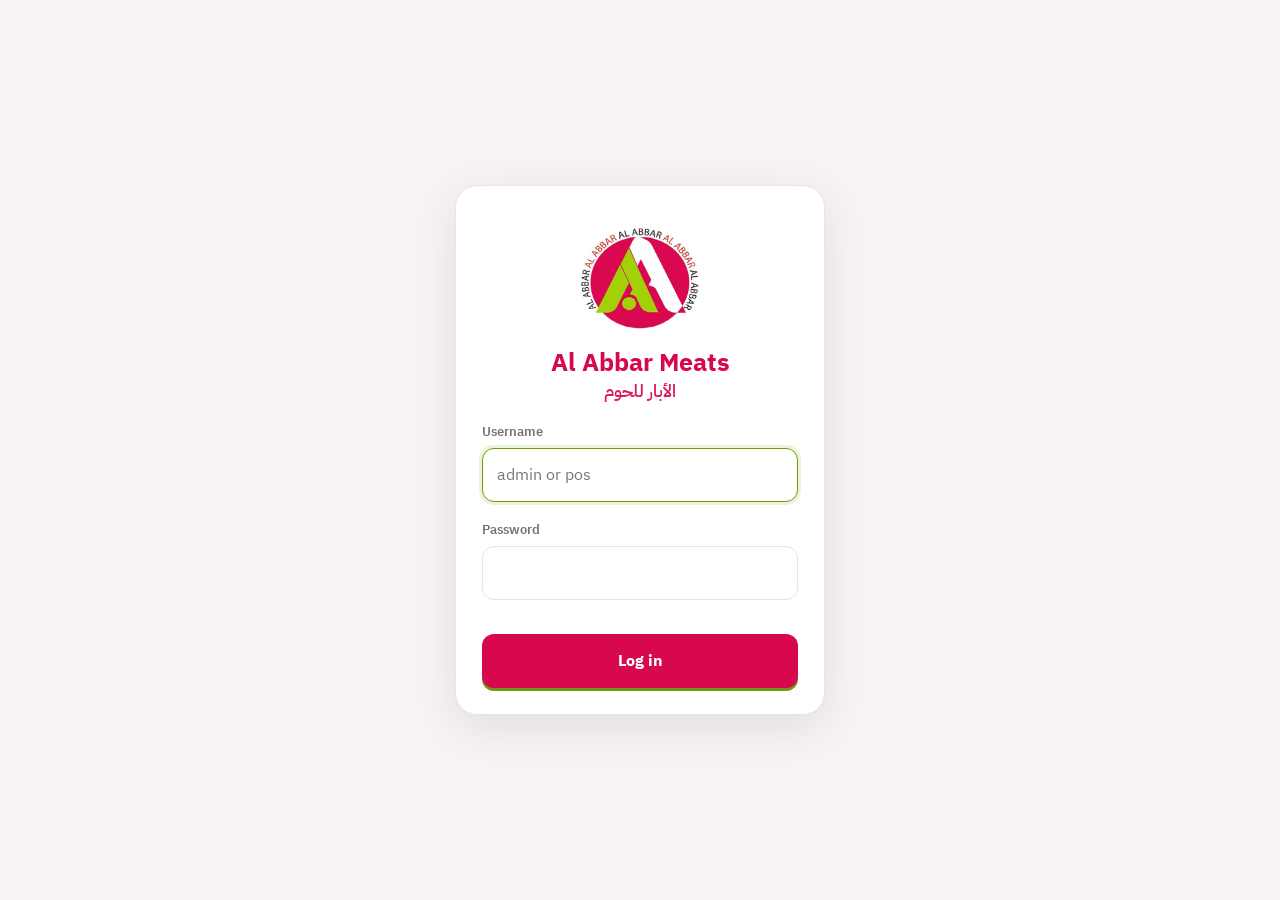
<file: alabbar/index.html>
<!DOCTYPE html>
<html lang="en">
<head>
<meta charset="UTF-8">
<meta name="viewport" content="width=device-width, initial-scale=1, viewport-fit=cover">
<title>Al Abbar Meats — POS</title>
<link rel="manifest" href="manifest.json">
<meta name="theme-color" content="#D80850">
<meta name="apple-mobile-web-app-capable" content="yes">
<meta name="apple-mobile-web-app-status-bar-style" content="black-translucent">
<meta name="apple-mobile-web-app-title" content="Al Abbar">
<link rel="apple-touch-icon" href="icons/apple-touch-icon.png?v=2">
<link rel="icon" type="image/png" sizes="32x32" href="icons/favicon-32.png?v=2">
<link rel="icon" type="image/png" sizes="192x192" href="icons/icon-192.png?v=2">
<link rel="preconnect" href="https://fonts.googleapis.com">
<link rel="preconnect" href="https://fonts.gstatic.com" crossorigin>
<link href="https://fonts.googleapis.com/css2?family=IBM+Plex+Sans+Arabic:wght@400;500;600;700&display=swap" rel="stylesheet">
<style>
  :root{
    color-scheme: light;
    --magenta:#D80850;--magenta-dk:#B00644;--lime:#8FBF1E;--lime-dk:#6F980F;
    --ink:#1C1218;--muted:#7A6F74;--line:#EAE2E6;--bg:#F7F3F4;--surface:#FFFFFF;
    --fresh:#5A8F12;--frozen:#3E7CA6;--danger:#C0392B;--amber:#B8791A;
    --cat-mutton:#B0324A;--cat-beef:#7A3B22;--cat-veal:#C76E8B;--cat-fish:#1F7FA6;
    padding-top: env(safe-area-inset-top, 0px);padding-bottom: env(safe-area-inset-bottom, 0px);box-sizing:border-box;
  }
  *{box-sizing:border-box}
  html,body{margin:0;height:100%}
  body{font-family:'IBM Plex Sans Arabic',system-ui,sans-serif;background:var(--bg);color:var(--ink);-webkit-font-smoothing:antialiased}
  button{font-family:inherit;cursor:pointer;border:none;background:none}
  input{font-family:inherit}
  .tabnum{font-variant-numeric:tabular-nums}

  /* Login */
  .login-screen{position:fixed;inset:0;background:var(--bg);display:none;align-items:center;justify-content:center;z-index:80;padding:20px}
  .login-screen.show{display:flex}
  .login-card{background:var(--surface);border:1px solid var(--line);border-radius:22px;padding:32px 26px 26px;width:100%;max-width:370px;text-align:center;box-shadow:0 12px 44px rgba(20,10,16,.09)}
  .login-card .emb{width:120px;height:120px;object-fit:contain;margin:0 auto 12px;display:block}
  .login-card .nm-en{font-size:25px;font-weight:700;color:var(--magenta);line-height:1.05}
  .login-card .nm-ar{font-size:17px;font-weight:600;color:var(--magenta);direction:rtl;margin-top:3px;opacity:.92}
  .login-field{text-align:left;margin-top:15px}
  .login-field label{font-size:12.5px;color:var(--muted);font-weight:600}
  .login-field input{width:100%;padding:14px;border:1px solid var(--line);border-radius:12px;font-size:16px;margin-top:5px;background:#fff}
  .login-field select{width:100%;padding:14px;border:1px solid var(--line);border-radius:12px;font-size:16px;margin-top:5px;background:#fff}
  .login-field input:focus,.login-field select:focus{outline:none;border-color:var(--lime-dk);box-shadow:0 0 0 3px rgba(143,191,30,.18)}
  .login-err{color:var(--danger);font-size:13px;margin-top:11px;min-height:17px;font-weight:600}
  .login-btn{width:100%;padding:15px;border-radius:12px;font-weight:700;font-size:16px;background:var(--magenta);color:#fff;margin-top:6px;box-shadow:0 3px 0 var(--lime-dk)}
  .login-btn:active{transform:translateY(1px);box-shadow:0 2px 0 var(--lime-dk)}

  /* Shell */
  #app{display:none;flex-direction:column;height:100%}
  #app.show{display:flex}
  header.top{display:flex;align-items:center;gap:12px;padding:9px 14px;background:var(--surface);border-bottom:1px solid var(--line);position:sticky;top:0;z-index:20;flex-wrap:wrap;box-shadow:inset 0 -2px 0 rgba(143,191,30,.22)}
  .brand{display:flex;align-items:center;gap:11px;min-width:0}
  .brand .mark{width:48px;height:48px;flex:0 0 auto;object-fit:contain}
  .brand .bt{display:flex;flex-direction:column;align-items:flex-start}
  .brand h1{font-size:18px;line-height:1.05;margin:0;font-weight:700;color:var(--magenta)}
  .brand .ar{font-size:16px;color:var(--magenta);font-weight:600;direction:rtl;text-align:left;opacity:.92}
  .segmented{display:flex;background:var(--bg);border:1px solid var(--line);border-radius:12px;padding:3px;gap:2px}
  .rightgroup{margin-left:auto;display:flex;align-items:center;gap:10px;flex-wrap:wrap}
  .userlabel{font-size:13px;font-weight:700;color:var(--lime-dk);background:#F4F8E7;border:1px solid #D9E6B3;border-radius:9px;padding:7px 12px}
  .segmented button{padding:9px 15px;border-radius:9px;font-size:14px;font-weight:600;color:var(--muted);position:relative}
  .segmented button.active{background:var(--magenta);color:#fff}
  .segmented button.hidden{display:none}
  .badge{position:absolute;top:-5px;right:-5px;color:#fff;font-size:10px;font-weight:700;min-width:17px;height:17px;border-radius:9px;display:none;align-items:center;justify-content:center;padding:0 4px}
  .badge.show{display:flex}
  .badge.red{background:var(--danger)}
  .badge.amber{background:var(--amber)}
  .usermenu{display:flex;align-items:center;gap:9px}
  .usermenu .who{text-align:right;line-height:1.15}
  .usermenu .who .u{font-size:13px;font-weight:700}
  .usermenu .who .r{font-size:11px;color:var(--muted)}
  .logout-btn{background:var(--bg);border:1px solid var(--line);border-radius:10px;padding:9px 12px;font-size:13px;font-weight:600;color:var(--ink);display:inline-flex;align-items:center;gap:7px}
  .logout-btn svg{width:16px;height:16px;flex:0 0 auto}
  .segmented button .nav-ico{display:none}
  .bottomnav{display:none}
  main{padding-bottom:0}

  main{flex:1;min-height:0;overflow:hidden}
  .view{display:none;height:100%}
  .view.active{display:block}

  /* POS */
  .pos{display:grid;grid-template-columns:1fr 370px;height:100%}
  .grid-wrap{overflow:auto;padding:16px;height:100%}
  .grid{display:grid;grid-template-columns:repeat(auto-fill,minmax(172px,1fr));gap:14px}
  .card{background:var(--surface);border:1px solid var(--line);border-left:5px solid var(--spine,#ccc);border-radius:15px;padding:10px;text-align:left;position:relative;transition:transform .06s ease;display:flex;flex-direction:column}
  .card:active{transform:scale(.97)}
  .card:focus-visible{outline:2px solid var(--magenta);outline-offset:2px}
  .card .thumb{position:relative;width:100%;aspect-ratio:3/2;border-radius:11px;overflow:hidden;background:var(--ph,#EEE7EA);display:flex;align-items:center;justify-content:center;margin-bottom:9px}
  .card .thumb img{width:100%;height:100%;object-fit:cover;display:block}
  .card .thumb .ph{font-size:11px;color:var(--muted);font-weight:600;letter-spacing:.3px}
  .card .stockpill{position:absolute;top:6px;right:6px;background:rgba(28,18,24,.72);color:#fff;font-size:11px;font-weight:600;padding:3px 8px;border-radius:999px;backdrop-filter:blur(2px)}
  .card .stockpill.low{background:var(--danger)}
  .card .originbadge{position:absolute;bottom:6px;left:6px;background:rgba(255,255,255,.92);color:var(--ink);font-size:10.5px;font-weight:700;padding:3px 8px;border-radius:999px;box-shadow:0 1px 3px rgba(0,0,0,.18)}
  .card .en{font-weight:700;font-size:16px;line-height:1.2}
  .card .ar{font-size:14px;color:var(--muted);margin-top:2px;direction:rtl;text-align:left}
  .card .foot{margin-top:8px;display:flex;align-items:flex-end;justify-content:space-between}
  .card .price{font-weight:700;font-size:18px}
  .card .price small{font-weight:500;color:var(--muted);font-size:12px}
  .chip{font-size:11.5px;font-weight:600;padding:4px 9px;border-radius:999px;color:#fff;align-self:flex-start}
  .chip.fresh{background:var(--lime-dk)}
  .chip.frozen{background:var(--frozen)}
  .card.out{opacity:.5}

  /* Cart */
  .cart{background:var(--surface);border-left:1px solid var(--line);display:flex;flex-direction:column;height:100%;min-height:0}
  .cart-top{display:flex;align-items:center;justify-content:space-between;padding:14px 16px 8px}
  .cart-top h2{margin:0;font-size:16px;font-weight:700}
  .cart-top h2 span{color:var(--muted);font-weight:500}
  .orders-link{display:flex;align-items:center;gap:6px;background:var(--bg);border:1px solid var(--line);border-radius:9px;padding:8px 12px;font-size:13px;font-weight:600;color:var(--ink)}
  .orders-link .dot{background:var(--danger);color:#fff;font-size:10px;font-weight:700;min-width:16px;height:16px;border-radius:8px;display:none;align-items:center;justify-content:center;padding:0 4px}
  .orders-link .dot.show{display:flex}
  .lines{flex:1 1 auto;min-height:0;overflow-y:auto;overflow-x:hidden;padding:0 10px;-webkit-overflow-scrolling:touch}
  .line{display:flex;gap:10px;align-items:center;padding:11px 6px;border-bottom:1px solid var(--line)}
  .line .info{flex:1;min-width:0}
  .line .nm{font-size:15px;font-weight:600;white-space:nowrap;overflow:hidden;text-overflow:ellipsis}
  .line .sub{font-size:13px;color:var(--muted)}
  .line .amt{font-weight:700;font-size:16px;white-space:nowrap}
  .line .del{color:var(--danger);font-size:22px;padding:2px 6px;line-height:1}
  .cart-empty{padding:44px 22px;text-align:center;color:var(--muted);font-size:14px}
  .cart-foot{padding:12px 16px;border-top:1px solid var(--line)}
  .totalrow{display:flex;justify-content:space-between;align-items:baseline;margin-bottom:12px}
  .totalrow .lbl{font-size:14px;color:var(--muted)}
  .totalrow .val{font-size:36px;font-weight:700;letter-spacing:-.5px}
  .totalrow .val small{font-size:16px;font-weight:600;color:var(--muted)}
  .btn{width:100%;padding:17px;border-radius:12px;font-weight:700;font-size:17px}
  .btn.primary{background:var(--magenta);color:#fff}
  .btn.primary:disabled{background:#EBBDCE;color:#fff;cursor:not-allowed}
  .btn.ghost{background:var(--bg);color:var(--ink);border:1px solid var(--line)}

  /* Overlays */
  .overlay{position:fixed;inset:0;background:rgba(20,10,16,.5);display:none;align-items:flex-end;justify-content:center;z-index:40}
  .overlay.show{display:flex}
  .sheet{background:var(--surface);width:100%;max-width:460px;border-radius:20px 20px 0 0;padding:18px 18px calc(18px + env(safe-area-inset-bottom,0px));animation:up .18s ease;max-height:88%;overflow:auto}
  @keyframes up{from{transform:translateY(30px);opacity:.5}to{transform:none;opacity:1}}
  @media(min-width:700px){.overlay{align-items:center}.sheet{border-radius:20px}}
  .sheet-head{display:flex;justify-content:space-between;align-items:center;margin-bottom:10px}
  .sheet-head h3{margin:0;font-size:17px;font-weight:700}
  .sheet-close{font-size:24px;color:var(--muted);padding:0 4px;line-height:1}
  .kp-head{display:flex;justify-content:space-between;align-items:flex-start;margin-bottom:6px}
  .kp-head .nm{font-weight:700;font-size:18px}
  .kp-head .ar{font-size:15px;color:var(--muted);direction:rtl}
  .kp-head .rate{font-size:12px;color:var(--muted);margin-top:2px}
  .readout{background:var(--bg);border-radius:14px;padding:14px 16px;margin:10px 0 6px;display:flex;justify-content:space-between;align-items:baseline}
  .readout .w{font-size:40px;font-weight:700}
  .readout .w small{font-size:16px;color:var(--muted);font-weight:600}
  .readout .a{font-size:23px;font-weight:700;color:var(--magenta)}
  .scalehint{font-size:12.5px;color:var(--muted);text-align:center;margin:2px 0 10px}
  .pricerow{display:flex;align-items:center;gap:8px;background:var(--bg);border-radius:11px;padding:8px 12px;margin:8px 0}
  .pricerow label{font-size:12px;font-weight:700;color:var(--muted)}
  .pricerow input{width:74px;padding:7px 8px;border:1px solid var(--line);border-radius:8px;font-size:15px;font-weight:700;text-align:center;background:var(--surface)}
  .pricerow input.adjusted{border-color:var(--amber);background:#FEF6E6;color:#7A5A0A}
  .pricerow .unit{font-size:12px;color:var(--muted)}
  .pricerow .pricereset{margin-left:auto;font-size:11.5px;font-weight:700;color:var(--magenta);padding:5px 9px;border:1px solid #F0C4D3;border-radius:8px;background:#FDF1F5;display:none}
  .pricerow .pricereset.show{display:inline-block}
  .adj-badge{display:inline-block;font-size:10px;font-weight:700;color:#7A5A0A;background:#FEF0CC;border:1px solid #EBCE84;border-radius:6px;padding:1px 6px;margin-left:6px;vertical-align:middle}
  .keys{display:grid;grid-template-columns:repeat(3,1fr);gap:8px}
  .keys button{background:var(--bg);border:1px solid var(--line);border-radius:12px;padding:18px;font-size:24px;font-weight:600}
  .keys button:active{background:#EDE6E9}
  .kp-add{margin-top:10px}

  /* Orders/invoices */
  .ord{display:flex;align-items:center;gap:10px;padding:12px 4px;border-bottom:1px solid var(--line)}
  .ord:last-child{border-bottom:none}
  .ord .oinfo{flex:1;min-width:0}
  .ord .otop{display:flex;align-items:center;gap:8px;flex-wrap:wrap}
  .ord .ocode{font-size:14px;font-weight:700}
  .ord .otime{font-size:12px;color:var(--muted)}
  .ord .oitems{font-size:12.5px;color:var(--muted);margin-top:2px}
  .ord.cancelled{opacity:.55}
  .ord.cancelled .ocode{text-decoration:line-through}
  .oact{display:flex;gap:6px;flex-wrap:wrap;justify-content:flex-end}
  .obtn{border-radius:9px;padding:8px 12px;font-size:12.5px;font-weight:600;border:1px solid var(--line);background:var(--surface);white-space:nowrap}
  .obtn.req{color:var(--danger);border-color:#E9BDB7}
  .obtn.approve{background:var(--fresh);color:#fff;border-color:var(--fresh)}
  .obtn.reject{color:var(--muted)}
  .ostatus{font-size:11.5px;font-weight:700;padding:4px 9px;border-radius:999px;white-space:nowrap}
  .ostatus.pending{background:#FBF0DE;color:var(--amber)}
  .ostatus.done{background:#EEF6D9;color:var(--lime-dk)}
  .ostatus.cxl{background:#FBECEA;color:var(--danger)}
  .ostatus.rej{background:#FBECEA;color:var(--danger)}
  .orders-empty{padding:34px;text-align:center;color:var(--muted);font-size:14px}

  /* Slip */
  .slip{background:#fff;color:#000;width:300px;max-width:100%;margin:0 auto;padding:16px;font-size:12.5px;line-height:1.45}
  .slip .sh{text-align:center;border-bottom:1px dashed #000;padding-bottom:8px;margin-bottom:8px}
  .slip .sh img{width:76px;height:76px;object-fit:contain;display:block;margin:0 auto 4px}
  .slip .sh .nm-en{font-size:15px;font-weight:700;color:#000;letter-spacing:.3px}
  .slip .sh .nm-ar{font-size:14px;font-weight:700;direction:rtl}
  .slip .sh .sub{font-size:11px}
  .slip .meta{display:flex;justify-content:space-between;font-size:11px;margin-bottom:6px}
  .slip table{width:100%;border-collapse:collapse}
  .slip th{text-align:left;font-size:10.5px;border-bottom:1px solid #000;padding:3px 0}
  .slip th.r,.slip td.r{text-align:right}
  .slip td{padding:4px 0;vertical-align:top;font-size:11.5px}
  .slip td .ar{font-size:10.5px;color:#333;direction:rtl}
  .slip .tot{border-top:1px dashed #000;margin-top:6px;padding-top:6px;display:flex;justify-content:space-between;font-weight:700;font-size:15px}
  .slip .wa{text-align:center;font-size:11px;margin-top:6px}
  .slip .note{text-align:center;font-size:10px;margin-top:6px;border-top:1px dashed #000;padding-top:6px}
  .slip-actions{display:flex;gap:8px;margin-top:14px}
  .slip-actions .btn{padding:13px}

  /* Sales / Stock pages */
  .page{overflow:auto;height:100%;padding:16px;max-width:940px;margin:0 auto}
  .filterbar{display:flex;align-items:center;gap:8px;flex-wrap:wrap;margin-bottom:14px}
  .filterbar .seg{display:flex;background:var(--surface);border:1px solid var(--line);border-radius:11px;padding:3px;gap:2px}
  .filterbar .seg button{padding:9px 14px;border-radius:8px;font-size:13.5px;font-weight:600;color:var(--muted)}
  .filterbar .seg button.active{background:var(--magenta);color:#fff}
  .customrange{display:flex;align-items:center;gap:6px}
  .customrange input{padding:8px 10px;border:1px solid var(--line);border-radius:9px;font-size:13px;background:#fff}
  .rangelabel{font-size:12.5px;color:var(--muted);margin-left:auto}
  .kpis{display:grid;grid-template-columns:repeat(2,1fr);gap:12px;margin-bottom:16px}
  .kpi{background:var(--surface);border:1px solid var(--line);border-radius:14px;padding:15px}
  .kpi .lbl{font-size:13px;color:var(--muted)}
  .kpi .big{font-size:31px;font-weight:700;margin-top:4px;letter-spacing:-.5px}
  .kpi .big small{font-size:14px;color:var(--muted);font-weight:600}
  .panel{background:var(--surface);border:1px solid var(--line);border-radius:14px;padding:6px 14px 12px;margin-bottom:16px}
  .panel.alert{border-color:#EAD3A6;background:#FEFAF2}
  .panel.warn{border-color:#E9C4BF;background:#FCEFED}
  .panel h3{font-size:14px;margin:12px 2px 8px;font-weight:700;display:flex;align-items:center;gap:8px}
  .panel h3 .cnt{color:#fff;font-size:11px;font-weight:700;min-width:19px;height:19px;border-radius:10px;display:inline-flex;align-items:center;justify-content:center;padding:0 5px}
  .panel h3 .cnt.red{background:var(--danger)}.panel h3 .cnt.amber{background:var(--amber)}
  .wsold{display:flex;flex-wrap:wrap;gap:8px;padding:4px 0 8px}
  .wchip{background:var(--bg);border:1px solid var(--line);border-left:3px solid var(--lime-dk);border-radius:10px;padding:8px 11px;font-size:13px}
  .wchip b{font-weight:700}.wchip span{color:var(--muted);font-size:11.5px;margin-left:4px}
  .prow{display:flex;align-items:center;gap:10px;padding:8px 2px;border-bottom:1px solid var(--line)}
  .prow:last-child{border-bottom:none}
  .prow .nm{font-size:15px;font-weight:600;flex:0 0 150px;white-space:nowrap;overflow:hidden;text-overflow:ellipsis}
  .prow .bar{flex:1;height:8px;background:var(--bg);border-radius:6px;overflow:hidden}
  .prow .bar i{display:block;height:100%;background:var(--magenta);border-radius:6px}
  .prow .kg{font-size:13px;color:var(--muted);flex:0 0 74px;text-align:right}
  .prow .sar{font-size:15px;font-weight:700;flex:0 0 88px;text-align:right}
  .dash-empty{color:var(--muted);text-align:center;padding:30px;font-size:14px}
  .lowbanner{display:flex;flex-wrap:wrap;gap:8px;align-items:center;font-size:13.5px}
  .lowbanner .li{background:#fff;border:1px solid #E9C4BF;border-radius:9px;padding:6px 10px;font-weight:600}
  .lowbanner .li b{color:var(--danger)}
  .stockgrid{display:grid;grid-template-columns:repeat(auto-fill,minmax(200px,1fr));gap:10px;padding:6px 0}
  .stockcell{border:1px solid var(--line);border-radius:12px;padding:11px 12px;background:var(--surface)}
  .stockcell.low{border-color:var(--danger);background:#FCEEEC}
  .stockcell .nm{font-size:14px;font-weight:600;white-space:nowrap;overflow:hidden;text-overflow:ellipsis}
  .stockcell .row2{display:flex;align-items:center;justify-content:space-between;margin-top:7px;gap:8px}
  .stockcell .kg{font-size:22px;font-weight:700}
  .stockcell.low .kg{color:var(--danger)}
  .stockcell input{width:82px;padding:8px;border:1px solid var(--line);border-radius:9px;font-size:15px;text-align:center;font-weight:600}
  .stockcell .u{font-size:11px;color:var(--muted)}

  /* Settings */
  .setrow{display:flex;align-items:center;gap:12px;background:var(--surface);border:1px solid var(--line);border-radius:12px;padding:10px 12px;margin-bottom:8px}
  .setrow .sthumb{width:52px;height:52px;border-radius:10px;object-fit:cover;background:#EEE7EA;flex:0 0 auto;display:flex;align-items:center;justify-content:center;font-size:9px;color:var(--muted);overflow:hidden}
  .setrow .sthumb img{width:100%;height:100%;object-fit:cover}
  .setrow .nm{flex:1;min-width:0}
  .setrow .nm .en{font-size:15px;font-weight:600}
  .setrow .nm .ar{font-size:14px;color:var(--muted);direction:rtl;text-align:left}
  .setrow .imgbtns{display:flex;flex-direction:row;flex-wrap:wrap;gap:5px}
  .setrow .imgbtns button{font-size:11.5px;font-weight:600;border:1px solid var(--line);border-radius:8px;padding:6px 9px;background:var(--bg);white-space:nowrap}
  .setrow .imgbtns button.rm{color:var(--danger);border-color:#E9BDB7}
  .setrow .fld{display:flex;flex-direction:column;align-items:center;gap:2px}
  .setrow .fld label{font-size:10px;color:var(--muted)}
  .setrow input.price{width:86px;padding:9px;border:1px solid var(--line);border-radius:9px;font-size:16px;text-align:center;font-weight:600}
  .prodrow{display:grid;grid-template-columns:56px minmax(0,1fr) auto;grid-template-areas:"thumb name tog" "thumb ar ar" "act act act";gap:6px 10px;align-items:center;padding:12px}
  .prodrow .sthumb{grid-area:thumb;align-self:start;width:56px;height:56px}
  .prodrow .nm{grid-area:name;min-width:0;flex:none}
  .prodrow .nm .en{font-size:15px;font-weight:700;line-height:1.3}
  .prodrow > .toggle{grid-area:tog;justify-self:end;align-self:start;padding:5px 11px;font-size:11.5px;font-weight:700;border-radius:20px;border:1px solid var(--line);background:var(--bg);color:var(--muted);white-space:nowrap}
  .prodrow > .toggle.on{background:#EEF6D9;border-color:#C6DE8E;color:var(--lime-dk)}
  .prodrow > .toggle.off{background:#F3EDEE;border-color:var(--line);color:var(--muted)}
  .prodrow .arline{grid-area:ar;font-size:13.5px;color:var(--muted);direction:rtl;text-align:left;line-height:1.3;min-width:0;align-self:start}
  .prodrow .actline{grid-area:act;display:flex;flex-direction:row;flex-wrap:nowrap;align-items:center;gap:6px;width:100%;overflow-x:auto;padding-top:8px;margin-top:2px;border-top:1px dashed var(--line);-webkit-overflow-scrolling:touch}
  .prodrow .actline > button{flex:0 0 auto;padding:8px 13px;border:1px solid var(--line);background:var(--bg);border-radius:9px;font-size:13px;font-weight:600;color:var(--ink);white-space:nowrap}
  .prodrow .actline > button.rm,.prodrow .actline > button.del{color:var(--danger);border-color:#F0D6D9;background:#FDF5F6}
  .prodrow .actline > button:disabled{opacity:.4}
  .prodrow .actline .fld{display:flex;flex-direction:row;align-items:center;gap:7px;margin-left:auto;flex:0 0 auto}
  .prodrow .actline .fld label{font-size:11px;color:var(--muted);font-weight:600;white-space:nowrap}
  .prodrow .actline input.price{width:88px;padding:8px 10px;border:1px solid var(--line);border-radius:9px;font-size:14px;font-weight:700;text-align:center}
  .sec-title{font-size:13px;font-weight:700;color:var(--muted);margin:6px 2px 10px;padding-left:8px;border-left:3px solid var(--lime-dk)}
  .admrow{display:flex;flex-wrap:wrap;align-items:center;gap:10px;background:var(--surface);border:1px solid var(--line);border-radius:12px;padding:10px 12px;margin-bottom:16px}
  .admrow .admlbl{font-size:13.5px;font-weight:600;color:var(--muted);white-space:nowrap}
  .admrow .admlbl b{color:var(--ink)}
  .admrow .admfld{display:flex;align-items:center;gap:6px;min-width:0}
  .admrow .admfld label{font-size:11.5px;color:var(--muted);font-weight:600}
  .admrow .admfld input{width:120px;padding:8px 10px;border:1px solid var(--line);border-radius:9px;font-size:14px;font-weight:600;text-align:left}
  .admrow #admSave{margin-left:auto;padding:8px 18px;background:var(--magenta);color:#fff;border:none;border-radius:9px;font-weight:700;font-size:13px}
  .danger-zone{margin-top:20px;display:flex;gap:10px;flex-wrap:wrap}
  .danger-zone button{padding:11px 16px;border-radius:11px;font-weight:600;font-size:13px;border:1px solid var(--line);background:var(--surface)}
  .danger-zone button.red{color:var(--danger);border-color:#E9BDB7}
  .cloudstatus{font-size:12.5px;color:var(--muted);line-height:1.5;margin-top:4px}
  .cloudstatus.live{color:var(--lime-dk);font-weight:700}
  .cloudstatus.bad{color:var(--danger);font-weight:600}
  #cloudCfg{width:100%;padding:9px 10px;border:1px solid var(--line);border-radius:9px;font-size:12px;font-family:ui-monospace,Menlo,monospace;resize:vertical;background:var(--bg)}
  .storagebar{background:var(--surface);border:1px solid var(--line);border-radius:12px;padding:11px 14px;margin-bottom:10px;font-size:12.5px;color:var(--muted);font-weight:600}
  .storagebar .track{height:7px;background:var(--bg);border-radius:4px;margin-top:7px;overflow:hidden}
  .storagebar .fill{height:100%;background:var(--lime-dk);border-radius:4px;transition:width .3s}
  .storagebar.warn{border-color:#EBCE84;background:#FEF9EE}
  .storagebar.warn .fill{background:var(--amber)}
  .storagebar.crit{border-color:#E9BDB7;background:#FDF5F6;color:var(--danger)}
  .storagebar.crit .fill{background:var(--danger)}
  .backupbox{background:var(--surface);border:1px solid var(--line);border-radius:12px;padding:14px}
  .bkrow{display:flex;flex-wrap:wrap;gap:10px;margin-bottom:12px}
  .bkrow .filelbl{cursor:pointer}
  .toggle-row{display:flex;align-items:center;gap:8px;font-size:14px;font-weight:600;margin-bottom:8px}
  .toggle-row input{width:17px;height:17px}
  .bktimewrap{margin-bottom:10px}
  .bktimewrap label{display:flex;align-items:center;gap:8px;font-size:13px;color:var(--muted);font-weight:600}
  .bktimewrap input[type="time"]{padding:7px 10px;border:1px solid var(--line);border-radius:8px;font-size:14px;font-weight:600}
  .bkstatus{font-size:12.5px;color:var(--muted);line-height:1.5}
  #bkReconnect{margin-top:8px;color:var(--danger);border-color:#E9BDB7}

  .histlink{margin-top:9px;font-size:12px;font-weight:600;color:var(--magenta);background:none;padding:2px 0}
  .hrow{display:flex;align-items:center;gap:10px;padding:11px 4px;border-bottom:1px solid var(--line)}
  .hrow:last-child{border-bottom:none}
  .hleft{flex:1;min-width:0}
  .htype{font-size:14px;font-weight:600}
  .htype .href{font-size:11px;color:var(--muted);font-weight:500}
  .hwhen{font-size:12px;color:var(--muted)}
  .hqty{font-size:14px;font-weight:600;flex:0 0 92px;text-align:right}
  .hbal{font-size:12.5px;flex:0 0 130px;text-align:right;color:var(--muted)}
  .hbal.low{color:var(--danger);font-weight:700}
  .hrow.opening .htype{color:var(--magenta)}
  .hrow.restock .hqty{color:var(--fresh)}
  .hrow.cancel .hqty{color:var(--fresh)}
  .hrow.sale .hqty{color:var(--danger)}
  .adjframe{position:relative;width:100%;aspect-ratio:3/2;background:#EEE7EA;border-radius:12px;overflow:hidden;touch-action:none;cursor:grab}
  .adjframe img{position:absolute;left:0;top:0;user-select:none;-webkit-user-drag:none;max-width:none}
  .adjctrl{display:flex;align-items:center;gap:10px;margin-top:12px;font-size:13px;color:var(--muted)}
  .adjctrl input{flex:1}
  .adjhint{font-size:12px;color:var(--muted);text-align:center;margin-top:6px}
  .addprod{width:100%;padding:12px;border:1.5px dashed var(--magenta);border-radius:12px;color:var(--magenta);font-weight:700;font-size:14px;background:#fff;margin-bottom:12px}
  .setrow{flex-wrap:wrap}
  .setrow.inactive{opacity:.55}
  .rowacts{display:flex;flex-direction:row;flex-wrap:wrap;gap:5px}
  .rowacts button{font-size:11.5px;font-weight:600;border:1px solid var(--line);border-radius:8px;padding:6px 9px;background:var(--bg);white-space:nowrap}
  .rowacts .toggle.on{color:var(--fresh);border-color:#BFE0A0}
  .rowacts .toggle.off{color:var(--muted)}
  .rowacts .del{color:var(--danger);border-color:#E9BDB7}
  .rowacts .del:disabled{color:var(--muted);border-color:var(--line);opacity:.5;cursor:not-allowed}
  .pform label{display:block;font-size:12.5px;color:var(--muted);font-weight:600;margin-top:12px}
  .pform input,.pform select{width:100%;padding:12px;border:1px solid var(--line);border-radius:11px;font-size:16px;margin-top:4px;background:#fff}
  .pform .prow2{display:flex;gap:10px}.pform .prow2 label{flex:1}
  .rsrow{font-size:14px;color:var(--muted);margin:4px 2px}
  .rsrow b,.rsnew b{color:var(--ink);font-size:16px}
  .rslabel{display:block;font-size:12.5px;color:var(--muted);font-weight:600;margin-top:14px}
  .rslabel input{width:100%;padding:12px;border:1px solid var(--line);border-radius:11px;font-size:18px;margin-top:5px;text-align:center;font-weight:700}
  .rschk{display:flex;align-items:center;gap:8px;font-size:13px;margin-top:12px;color:var(--amber);font-weight:600}
  .rschk input{width:18px;height:18px}
  .rsnew{margin-top:14px;font-size:14px;color:var(--muted)}
  .restock-btn{margin-top:9px;font-size:12.5px;font-weight:700;color:#fff;background:var(--magenta);border-radius:9px;padding:9px 12px;width:100%}
  .staffrow{display:flex;align-items:center;gap:10px;background:var(--surface);border:1px solid var(--line);border-radius:12px;padding:10px 12px;margin-bottom:8px;flex-wrap:wrap}
  .staffrow.inactive{opacity:.55}
  .catrow{display:flex;align-items:center;gap:12px;background:var(--surface);border:1px solid var(--line);border-radius:12px;padding:10px 12px;margin-bottom:8px;border-left:5px solid var(--cspine,#ccc)}
  .catrow .cnm{flex:1;font-size:15px;font-weight:600}
  .catrow .car{font-size:13px;color:var(--muted);direction:rtl;text-align:left}
  .catrow .cchip{width:28px;height:28px;border-radius:6px;border:1px solid var(--line)}
  .staffrow .snm{flex:1;font-size:15px;font-weight:600;min-width:120px}
  .staffrow .spw{font-size:12px;color:var(--muted)}
  .perftable{width:100%;border-collapse:collapse}
  .perftable th{text-align:left;font-size:11.5px;color:var(--muted);font-weight:600;padding:6px 4px;border-bottom:1px solid var(--line)}
  .perftable th.r,.perftable td.r{text-align:right}
  .perftable td{font-size:13.5px;padding:8px 4px;border-bottom:1px solid var(--line)}
  .perftable td.nm{font-weight:600}
  .perfseg{display:flex;gap:4px;margin:2px 0 8px;flex-wrap:wrap}
  .perfseg button{font-size:12px;font-weight:600;color:var(--muted);border:1px solid var(--line);border-radius:8px;padding:6px 11px;background:var(--surface)}
  .perfseg button.active{background:var(--magenta);color:#fff}
  @keyframes blink{0%,100%{opacity:1}50%{opacity:.3}}
  .blink{animation:blink 1s ease-in-out infinite}
  .alert-pill{display:none;flex:1 0 100%;order:9;margin-top:6px;background:#FCEFED;border:1px solid #E9C4BF;color:var(--danger);font-weight:700;font-size:13px;padding:10px 12px;border-radius:10px;text-align:center;cursor:pointer}
  .alert-pill.show{display:block}
  #stmtBody h4{font-size:13px;margin:16px 0 6px;font-weight:700}
  .stmt-h{border-bottom:2px solid var(--ink);padding-bottom:8px;margin-bottom:10px}
  .stmt-nm{font-size:18px;font-weight:700}
  .stmt-p{font-size:12.5px;color:var(--muted)}
  .stmt-kpis{display:grid;grid-template-columns:repeat(4,1fr);gap:8px}
  .stmt-kpis>div{background:var(--bg);border-radius:10px;padding:9px}
  .stmt-kpis span{display:block;font-size:11px;color:var(--muted)}
  .stmt-kpis b{font-size:15px}
  .stmt-t{width:100%;border-collapse:collapse;margin-top:4px}
  .stmt-t th{text-align:left;font-size:11px;color:var(--muted);border-bottom:1px solid var(--line);padding:5px 4px}
  .stmt-t th.r,.stmt-t td.r{text-align:right}
  .stmt-t td{font-size:12.5px;padding:6px 4px;border-bottom:1px solid var(--line)}
  .stmt-empty{color:var(--muted);font-size:12.5px;padding:8px 2px}
  .perfrow{cursor:pointer}.perfrow:hover{background:var(--bg)}
  .toast{position:fixed;left:50%;bottom:24px;transform:translateX(-50%) translateY(20px);background:var(--ink);color:#fff;padding:12px 18px;border-radius:11px;font-size:13.5px;font-weight:600;opacity:0;transition:.2s;z-index:90;pointer-events:none;max-width:88%;text-align:center;border-left:3px solid var(--lime-dk)}
  .toast.show{opacity:1;transform:translateX(-50%)}

  @media(max-width:760px){
    .pos{grid-template-columns:1fr;grid-template-rows:minmax(0,1fr) minmax(220px,42vh);height:100%}
    .cart{border-left:none;border-top:1px solid var(--line);height:100%;max-height:none;min-height:0;overflow:hidden}
    .usermenu .who{display:none}
    .brand h1{font-size:16px}.brand .ar{font-size:12.5px}
    .rangelabel{width:100%;margin-left:0}
    .prodrow{grid-template-columns:52px minmax(0,1fr) auto;gap:5px 8px;padding:11px}
    .prodrow .sthumb{width:52px;height:52px}
    .prodrow .nm .en{font-size:14.5px}
    .prodrow .arline{font-size:13px}
    .prodrow .actline{gap:5px}
    .prodrow .actline > button{padding:8px 11px;font-size:12.5px}
    .prodrow .actline .fld{gap:5px}
    .prodrow .actline .fld label{font-size:10.5px}
    .prodrow .actline input.price{width:74px;padding:7px 8px;font-size:13.5px}
    /* Admin row stays inline on mobile (fields shrink) */
    .admrow{padding:10px}
    .admrow .admfld input{width:100px;font-size:13.5px;padding:7px 8px}
    .admrow .admfld label{font-size:11px}
    .admrow .admlbl{font-size:12.5px;flex-basis:100%}
    .admrow #admSave{padding:8px 14px;font-size:12.5px}
    /* Staff & category rows */
    .staffrow,.catrow{padding:12px}
    .staffrow .rowacts,.catrow .rowacts{margin-left:0;flex-wrap:wrap}
    /* Stock cells */
    .stockcell input{width:100%}
    /* Product form 2-cols -> stack */
    .pform .prow2{flex-direction:column;gap:0}
    /* hide top segmented on mobile */
    #nav{display:none !important}
    /* bottom nav */
    main{padding-bottom:70px}
    .bottomnav{display:flex;position:fixed;left:0;right:0;bottom:0;background:var(--surface);border-top:1px solid var(--line);z-index:30;padding:6px 4px calc(6px + env(safe-area-inset-bottom,0px));justify-content:space-around}
    .bottomnav button{flex:1;background:none;border:none;display:flex;flex-direction:column;align-items:center;gap:3px;padding:6px 4px;color:var(--muted);font-size:11px;font-weight:600;position:relative}
    .bottomnav button svg{width:24px;height:24px;stroke:var(--muted);fill:none;stroke-width:2;stroke-linecap:round;stroke-linejoin:round}
    .bottomnav button.active{color:var(--lime-dk,#6F980F)}
    .bottomnav button.active svg{stroke:#6F980F;color:#6F980F}
    .bottomnav button.active .nav-ico-fill{fill:#8FBF1E;stroke:#6F980F}
    .bottomnav button .b-badge{position:absolute;top:2px;right:22%;min-width:16px;height:16px;border-radius:8px;color:#fff;font-size:9.5px;font-weight:700;padding:0 4px;display:none;align-items:center;justify-content:center}
    .bottomnav button .b-badge.show{display:flex}
    .bottomnav button .b-badge.red{background:var(--danger)}
    .bottomnav button .b-badge.amber{background:var(--amber)}
    .alert-pill{margin-bottom:6px}
  }
  @media print{
    body *{visibility:hidden}
    #slipPrint,#slipPrint *{visibility:visible}
    #slipPrint{position:absolute;left:0;top:0;width:100%}
    .slip{width:100%;max-width:320px}
    body.printing-stmt #slipPrint,body.printing-stmt #slipPrint *{visibility:hidden}
    body.printing-stmt #stmtPrint,body.printing-stmt #stmtPrint *{visibility:visible}
    body.printing-stmt #stmtPrint{position:absolute;left:0;top:0;width:100%}
    @page{margin:6mm}
  }
</style>
</head>
<body>

<!-- Login -->
<div class="login-screen show" id="loginScreen">
  <div class="login-card">
    <img class="emb" src="[data-uri]" alt="Al Abbar Meats">
    <div class="nm-en">Al Abbar Meats</div>
    <div class="nm-ar">الأبار للحوم</div>
    <div class="login-field"><label for="luser">Username</label><input id="luser" autocomplete="username" autocapitalize="none" spellcheck="false" placeholder="admin or pos"></div>
    <div class="login-field" id="staffPick" style="display:none"><label for="lstaff">Sales staff</label><select id="lstaff"></select></div>
    <div class="login-field"><label for="lpass">Password</label><input id="lpass" type="password" autocomplete="current-password"></div>
    <div class="login-err" id="loginErr"></div>
    <button class="login-btn" id="loginBtn">Log in</button>
  </div>
</div>

<!-- App -->
<div id="app">
  <header class="top">
    <div class="brand">
      <img class="mark" src="[data-uri]" alt="Al Abbar Meats">
      <div class="bt"><h1>Al Abbar Meats</h1><div class="ar">الأبار للحوم</div></div>
    </div>
    <span class="userlabel" id="userLabel">Admin</span>
    <div class="rightgroup">
      <div class="segmented" id="nav">
        <button data-view="pos" class="active">POS</button>
        <button data-view="sales" data-admin>Sales <span class="badge red" id="salesBadge">0</span></button>
        <button data-view="stock" data-admin>Stock <span class="badge amber" id="stockBadge">0</span></button>
        <button data-view="settings" data-admin>Settings</button>
      </div>
      <button class="logout-btn" id="logoutBtn" aria-label="Log out"><svg viewBox="0 0 24 24" fill="none" stroke="currentColor" stroke-width="2" stroke-linecap="round" stroke-linejoin="round"><path d="M9 21H5a2 2 0 0 1-2-2V5a2 2 0 0 1 2-2h4"/><polyline points="16 17 21 12 16 7"/><line x1="21" y1="12" x2="9" y2="12"/></svg><span>Log out</span></button>
    </div>
    <button class="alert-pill" id="alertPill"></button>
  </header>

  <main>
    <!-- POS -->
    <section class="view active" id="view-pos">
      <div class="pos">
        <div class="grid-wrap"><div class="grid" id="grid"></div></div>
        <aside class="cart">
          <div class="cart-top">
            <h2>Current order <span id="orderCode"></span></h2>
            <button class="orders-link" id="ordersBtn">Orders <span class="dot" id="ordersDot">0</span></button>
          </div>
          <div class="lines" id="lines"></div>
          <div class="cart-foot">
            <div class="totalrow"><span class="lbl">Total</span><span class="val tabnum"><span id="total">0.00</span> <small>SAR</small></span></div>
            <button class="btn primary" id="printBtn" disabled>Print slip</button>
          </div>
        </aside>
      </div>
    </section>

    <!-- Sales -->
    <section class="view" id="view-sales">
      <div class="page">
        <div class="filterbar">
          <div class="seg" id="filterSeg">
            <button data-mode="today" class="active">Today</button>
            <button data-mode="week">Week</button>
            <button data-mode="month">Month</button>
            <button data-mode="custom">Custom</button>
          </div>
          <div class="customrange" id="customRange" style="display:none">
            <input type="date" id="fromDate"><span>→</span><input type="date" id="toDate">
          </div>
          <div class="rangelabel" id="rangeLabel"></div>
        </div>
        <div class="panel alert" id="cancelPanel" style="display:none">
          <h3>Cancellation requests <span class="cnt red" id="cancelCnt">0</span></h3>
          <div id="cancelList"></div>
        </div>
        <div class="kpis">
          <div class="kpi"><div class="lbl">Sales</div><div class="big tabnum"><span id="kSales">0.00</span> <small>SAR</small></div></div>
          <div class="kpi"><div class="lbl">Orders</div><div class="big tabnum" id="kOrders">0</div></div>
        </div>
        <div class="panel">
          <h3>Weight sold — by item</h3>
          <div class="wsold" id="weightByItem"><div class="dash-empty">No sales in this period.</div></div>
        </div>
        <div class="panel">
          <h3>Invoices</h3>
          <div id="invoiceList"><div class="dash-empty">No orders in this period.</div></div>
        </div>
        <div class="panel">
          <h3>Sales by product</h3>
          <div id="byProduct"><div class="dash-empty">No sales in this period.</div></div>
        </div>
      </div>
    </section>

    <!-- Stock -->
    <section class="view" id="view-stock">
      <div class="page">
        <div class="panel warn" id="lowPanel" style="display:none">
          <h3>Low stock <span class="cnt amber" id="lowCnt">0</span></h3>
          <div class="lowbanner" id="lowBanner"></div>
        </div>
        <div class="panel">
          <h3>Available stock — tap a number to restock</h3>
          <div class="stockgrid" id="stockGrid"></div>
        </div>
      </div>
    </section>

    <!-- Settings -->
    <section class="view" id="view-settings">
      <div class="page">
        <div class="sec-title">Admin account</div>
        <div class="admrow"><div class="admlbl">Login: <b>admin</b></div><div class="admfld"><label>Name</label><input id="admName" type="text"></div><div class="admfld"><label>Password</label><input id="admPass" type="text"></div><button class="obtn" id="admSave">Save</button></div>
        <div class="sec-title">Categories</div>
        <div id="catList"></div>
        <div class="sec-title" style="margin-top:22px">Prices &amp; product images</div>
        <div id="setList"></div>
        <div class="sec-title" style="margin-top:22px">POS sales staff</div>
        <div id="staffList"></div>
        <div class="sec-title" style="margin-top:22px">Staff performance</div>
        <div class="perfseg" id="perfSeg"><button data-p="today" class="active">Today</button><button data-p="week">Week</button><button data-p="month">Month</button><button data-p="all">All</button><button data-p="custom">Custom</button></div>
        <div class="customrange" id="perfRange" style="display:none;margin:0 0 10px"><input type="date" id="perfFrom"><span>→</span><input type="date" id="perfTo"></div>
        <div class="panel" style="padding:2px 14px 8px"><table class="perftable"><thead><tr><th>Staff</th><th class="r">Orders</th><th class="r">Sales SAR</th><th class="r">kg</th><th class="r">Cancels</th></tr></thead><tbody id="perfBody"></tbody></table></div>
        <div class="sec-title" style="margin-top:22px">Cloud sync (all devices)</div>
        <div class="backupbox">
          <label class="toggle-row"><input type="checkbox" id="cloudEnable">Enable cloud sync</label>
          <div class="cloudstatus" id="cloudStatus"></div>
          <div id="cloudCfgWrap" style="margin-top:10px">
            <div style="font-size:12px;color:var(--muted);font-weight:600;margin-bottom:5px">Paste your Firebase config here, then tick the box above.</div>
            <textarea id="cloudCfg" rows="6" placeholder="const firebaseConfig = { apiKey: ... }"></textarea>
          </div>
          <button class="obtn" id="cloudPushBtn" style="margin-top:10px;display:none">Push this device's data to cloud</button>
        </div>
        <div class="sec-title" style="margin-top:22px">Backup &amp; Restore</div>
        <div class="storagebar" id="storageBar"></div>
        <div class="backupbox">
          <div class="bkrow">
            <button class="btn primary" id="bkDownloadNow">Download backup now</button>
            <label class="obtn filelbl" for="bkRestoreFile">Restore from file</label>
            <input type="file" id="bkRestoreFile" accept="application/json" style="display:none">
          </div>
          <label class="toggle-row"><input type="checkbox" id="bkAutoEnable">Auto backup daily</label>
          <div class="bktimewrap"><label>Time <input type="time" id="bkAutoTime" value="22:00"></label></div>
          <div class="bkstatus" id="bkStatus"></div>
          <button class="obtn" id="bkReconnect" style="display:none">Reconnect backup file</button>
        </div>
        <div class="danger-zone">
          <button class="red" id="resetDay">Reset today's sales</button>
          <button class="red" id="resetAll">Reset everything</button>
        </div>
      </div>
    </section>
  </main>
  <nav class="bottomnav" id="bottomNav" aria-label="Main navigation">
    <button data-view="pos" class="active" aria-label="POS">
      <svg viewBox="0 0 24 24"><rect x="3" y="5" width="18" height="14" rx="2"/><path d="M3 10h18"/><path d="M8 15h3"/></svg>
      <span>POS</span>
    </button>
    <button data-view="sales" data-admin aria-label="Sales">
      <svg viewBox="0 0 24 24"><path d="M3 3v18h18"/><polyline points="7 15 11 11 14 14 20 8"/><polyline points="16 8 20 8 20 12"/></svg>
      <span>Sales</span><span class="b-badge red" id="bSalesBadge">0</span>
    </button>
    <button data-view="stock" data-admin aria-label="Stock">
      <svg viewBox="0 0 24 24"><path d="M21 8l-9 4-9-4 9-4 9 4z"/><path d="M3 8v8l9 4 9-4V8"/><path d="M12 12v8"/></svg>
      <span>Stock</span><span class="b-badge amber" id="bStockBadge">0</span>
    </button>
    <button data-view="settings" data-admin aria-label="Settings">
      <svg viewBox="0 0 24 24"><circle cx="12" cy="12" r="3"/><path d="M19.4 15a1.7 1.7 0 0 0 .3 1.8l.1.1a2 2 0 1 1-2.8 2.8l-.1-.1a1.7 1.7 0 0 0-1.8-.3 1.7 1.7 0 0 0-1 1.5V21a2 2 0 1 1-4 0v-.1a1.7 1.7 0 0 0-1-1.5 1.7 1.7 0 0 0-1.8.3l-.1.1a2 2 0 1 1-2.8-2.8l.1-.1a1.7 1.7 0 0 0 .3-1.8 1.7 1.7 0 0 0-1.5-1H3a2 2 0 1 1 0-4h.1a1.7 1.7 0 0 0 1.5-1 1.7 1.7 0 0 0-.3-1.8l-.1-.1a2 2 0 1 1 2.8-2.8l.1.1a1.7 1.7 0 0 0 1.8.3h.1a1.7 1.7 0 0 0 1-1.5V3a2 2 0 1 1 4 0v.1a1.7 1.7 0 0 0 1 1.5 1.7 1.7 0 0 0 1.8-.3l.1-.1a2 2 0 1 1 2.8 2.8l-.1.1a1.7 1.7 0 0 0-.3 1.8v.1a1.7 1.7 0 0 0 1.5 1H21a2 2 0 1 1 0 4h-.1a1.7 1.7 0 0 0-1.5 1z"/></svg>
      <span>Settings</span>
    </button>
  </nav>
</div>

<input type="file" id="imgInput" accept="image/*" style="display:none">

<!-- Keypad -->
<div class="overlay" id="kpOverlay">
  <div class="sheet" style="max-width:460px">
    <div class="kp-head">
      <div><div class="nm" id="kpName"></div><div class="ar" id="kpAr"></div><div class="rate" id="kpStockLine"></div></div>
      <button class="sheet-close" id="kpClose">&times;</button>
    </div>
    <div class="pricerow"><label>Price</label><input type="number" id="kpPrice" step="0.5" min="0"><span class="unit">SAR / kg</span><button type="button" id="kpPriceReset" class="pricereset">Reset</button></div>
    <div class="readout"><div class="w tabnum"><span id="kpWeight">0.00</span> <small>kg</small></div><div class="a tabnum"><span id="kpAmount">0.00</span> SAR</div></div>
    <div class="scalehint">Scale not connected — enter weight manually. Auto-fills from the scale in the final build.</div>
    <div class="keys" id="keys">
      <button data-k="1">1</button><button data-k="2">2</button><button data-k="3">3</button>
      <button data-k="4">4</button><button data-k="5">5</button><button data-k="6">6</button>
      <button data-k="7">7</button><button data-k="8">8</button><button data-k="9">9</button>
      <button data-k=".">.</button><button data-k="0">0</button><button data-k="del">&#9003;</button>
    </div>
    <button class="btn primary kp-add" id="kpAdd">Add to order</button>
  </div>
</div>

<!-- Orders sheet -->
<div class="overlay" id="ordersOverlay">
  <div class="sheet">
    <div class="sheet-head"><h3>Today's orders</h3><button class="sheet-close" id="ordersClose">&times;</button></div>
    <div id="ordersSheetList"></div>
  </div>
</div>

<!-- Stock history -->
<div class="overlay" id="histOverlay">
  <div class="sheet">
    <div class="sheet-head"><h3 id="histTitle">Stock history</h3><button class="sheet-close" id="histClose">&times;</button></div>
    <div id="histList"></div>
  </div>
</div>

<!-- Image adjust -->
<div class="overlay" id="adjOverlay">
  <div class="sheet" style="max-width:420px">
    <div class="sheet-head"><h3>Adjust image</h3><button class="sheet-close" id="adjClose">&times;</button></div>
    <div class="adjframe" id="adjFrame"><img id="adjImg" alt=""></div>
    <div class="adjctrl"><span>Zoom</span><input type="range" id="adjZoom" min="1" max="4" step="0.01" value="1"></div>
    <div class="adjhint">Drag to move · zoom out to fit the whole photo, zoom in to crop.</div>
    <button class="btn primary" id="adjSave" style="margin-top:12px">Save image</button>
  </div>
</div>

<!-- Product form -->
<div class="overlay" id="prodOverlay">
  <div class="sheet" style="max-width:420px">
    <div class="sheet-head"><h3 id="prodTitle">Add product</h3><button class="sheet-close" id="prodClose">&times;</button></div>
    <div class="pform">
      <label>Name (English)<input id="pfEn" type="text"></label>
      <label>Name (Arabic)<input id="pfAr" type="text" dir="rtl"></label>
      <div class="prow2"><label>Category<select id="pfCat"></select></label><label>Type<select id="pfType"><option value="fresh">Fresh</option><option value="frozen">Frozen</option></select></label></div>
      <label>Country / origin (optional)<input id="pfCountry" type="text" placeholder="e.g. Pakistan, Brazil"></label>
      <div class="prow2"><label>Price SAR/kg<input id="pfPrice" type="number" step="0.5" min="0"></label><label id="pfStockWrap">Opening stock kg<input id="pfStock" type="number" step="0.5" min="0"></label></div>
      <div class="login-err" id="pfErr"></div>
      <button class="btn primary" id="pfSave" style="margin-top:14px">Save product</button>
    </div>
  </div>
</div>

<!-- Confirm -->
<div class="overlay" id="confirmOverlay">
  <div class="sheet" style="max-width:360px">
    <div id="confirmMsg" style="font-size:15px;font-weight:600;margin:6px 2px 16px;line-height:1.4"></div>
    <div class="slip-actions"><button class="btn ghost" id="confirmNo">Cancel</button><button class="btn primary" id="confirmYes">Confirm</button></div>
  </div>
</div>

<!-- Restock -->
<div class="overlay" id="restockOverlay">
  <div class="sheet" style="max-width:380px">
    <div class="sheet-head"><h3 id="rsTitle">Restock</h3><button class="sheet-close" id="rsClose">&times;</button></div>
    <div class="rsrow">Current stock: <b id="rsCurrent" class="tabnum">0 kg</b></div>
    <label class="rslabel">Add quantity (kg)<input id="rsAdd" type="number" step="0.5" min="0" inputmode="decimal"></label>
    <div id="rsCorrectWrap" style="display:none"><label class="rschk"><input type="checkbox" id="rsCorrect"> <span id="rsCorrectText"></span></label></div>
    <div class="rsnew">New stock: <b id="rsNew" class="tabnum">0 kg</b></div>
    <div class="login-err" id="rsErr"></div>
    <button class="btn primary" id="rsSave" style="margin-top:12px">Confirm restock</button>
  </div>
</div>

<!-- Staff form -->
<div class="overlay" id="staffOverlay">
  <div class="sheet" style="max-width:380px">
    <div class="sheet-head"><h3 id="stTitle">Add staff</h3><button class="sheet-close" id="stClose">&times;</button></div>
    <div class="pform">
      <label>Name<input id="stName" type="text"></label>
      <label>Password<input id="stPass" type="text" inputmode="numeric"></label>
      <div class="login-err" id="stErr"></div>
      <button class="btn primary" id="stSave" style="margin-top:14px">Save staff</button>
    </div>
  </div>
</div>

<!-- Advance -->
<div class="overlay" id="advOverlay">
  <div class="sheet" style="max-width:380px">
    <div class="sheet-head"><h3 id="advTitle">Advance</h3><button class="sheet-close" id="advClose">&times;</button></div>
    <div class="rsrow">Current advance balance: <b id="advBal" class="tabnum">0 SAR</b></div>
    <div class="perfseg" id="advType" style="margin-top:12px"><button data-t="advance" class="active">Advance given</button><button data-t="repayment">Repayment received</button></div>
    <label class="rslabel">Amount (SAR)<input id="advAmt" type="number" step="1" min="0" inputmode="decimal"></label>
    <label class="rslabel" style="margin-top:12px">Note (optional)<input id="advNote" type="text"></label>
    <div class="login-err" id="advErr"></div>
    <button class="btn primary" id="advSave" style="margin-top:14px">Save</button>
    <div style="display:flex;justify-content:space-between;align-items:center;margin-top:18px"><h3 style="font-size:14px;margin:0">Statement</h3><button class="obtn" id="advCsv">Download CSV</button></div>
    <div id="advHistory"></div>
  </div>
</div>

<!-- Statement -->
<div class="overlay" id="stmtOverlay">
  <div class="sheet" style="max-width:520px">
    <div class="sheet-head"><h3 id="stmtTitle">Statement</h3><button class="sheet-close" id="stmtClose">&times;</button></div>
    <div id="stmtPrint"><div id="stmtBody"></div></div>
    <div class="slip-actions"><button class="btn ghost" id="stmtCsv">Download CSV</button><button class="btn primary" id="stmtPrintBtn">Print / PDF</button></div>
  </div>
</div>

<!-- Category form -->
<div class="overlay" id="catOverlay">
  <div class="sheet" style="max-width:380px">
    <div class="sheet-head"><h3 id="catTitle">Add category</h3><button class="sheet-close" id="catClose">&times;</button></div>
    <div class="pform">
      <label>Name (English)<input id="cfEn" type="text"></label>
      <label>Name (Arabic)<input id="cfAr" type="text" dir="rtl"></label>
      <div class="prow2"><label>Accent color<input id="cfColor" type="color" value="#D80850" style="height:52px;padding:5px"></label><label>Background<input id="cfPh" type="color" value="#F6E7EA" style="height:52px;padding:5px"></label></div>
      <div class="login-err" id="cfErr"></div>
      <button class="btn primary" id="cfSave" style="margin-top:14px">Save category</button>
    </div>
  </div>
</div>

<!-- Slip -->
<div class="overlay" id="slipOverlay">
  <div class="sheet" style="max-width:360px">
    <div id="slipPrint"><div class="slip" id="slipBody"></div></div>
    <div class="slip-actions"><button class="btn ghost" id="slipDone">Done</button><button class="btn primary" id="slipPrintBtn">Print</button></div>
  </div>
</div>

<div class="toast" id="toast"></div>

<script>
"use strict";
const ADMIN_SEED={username:"admin",name:"Admin",password:"1234"};
const SEED_STAFF=[
  {id:"st1",name:"Muhammad",password:"1111",active:true},
  {id:"st2",name:"Mansoor",password:"2222",active:true},
];
const LS_PROD="alabbar_products_v4", LS_SALES="alabbar_sales_v2", LS_SESSION="alabbar_session_v1", LS_STAFF="alabbar_staff_v1", LS_ADMIN="alabbar_admin_v1", LS_CATS="alabbar_cats_v2", LS_BACKUP="alabbar_backup_cfg_v1";
const LS_CLOUD="alabbar_cloud_cfg_v1";
const SHOP_ID="alabbar";
let cloud={on:false,ready:false,muted:false,db:null,cfg:null,hashes:{},unsub:[],status:"off"};
function load(k,f){try{const v=localStorage.getItem(k);return v?JSON.parse(v):f;}catch(e){return f;}}
function lsWrite(k,v){try{localStorage.setItem(k,JSON.stringify(v));return true;}catch(e){
  const isProd=(k===LS_PROD);
  askConfirm(isProd?"Storage is full. This image could not be saved. Remove some product images, then try again.":"⚠ STORAGE FULL — this could NOT be saved and will be lost on reload. Go to Settings and remove some product images immediately, then re-enter.",()=>{});
  return false;}}
function save(k,v){const ok=lsWrite(k,v);if(cloud.on&&cloud.ready&&!cloud.muted)cloudPush(k,v);return ok;}
function storageBytes(){let n=0;try{for(let i=0;i<localStorage.length;i++){const k=localStorage.key(i);if(k&&k.indexOf("alabbar")===0)n+=(localStorage.getItem(k)||"").length+k.length;}}catch(e){}return n;}

const SEED=[
 // Mutton / Lamb
 {id:"lmb-pak-naimi",en:"Pakistan Lamb Naimi",ar:"لحم غنم نعيمي باكستاني",type:"fresh",cat:"mutton",price:38,stock:46,image:null,country:"Pakistan"},
 {id:"mut-eth",en:"Ethiopian Mutton",ar:"لحم غنم إثيوبي",type:"fresh",cat:"mutton",price:32,stock:44,image:null,country:"Ethiopia"},
 {id:"mut-ken",en:"Kenya Mutton",ar:"لحم غنم كيني",type:"fresh",cat:"mutton",price:30,stock:42,image:null,country:"Kenya"},
 {id:"mut-pak",en:"Pakistani Mutton",ar:"لحم غنم باكستاني",type:"fresh",cat:"mutton",price:34,stock:48,image:null,country:"Pakistan"},
 // Beef
 {id:"bef-pak-bone",en:"Chilled Bone-in Pakistani Beef",ar:"لحم بقر باكستاني مبرد بالعظم",type:"fresh",cat:"beef",price:26,stock:50,image:null,country:"Pakistan"},
 {id:"bef-pak-bonless",en:"Pakistani Beef Boneless",ar:"لحم بقر باكستاني بدون عظم",type:"frozen",cat:"beef",price:29,stock:45,image:null,country:"Pakistan"},
 {id:"bef-brazil",en:"Brazilian Beef",ar:"لحم بقري برازيلي",type:"frozen",cat:"beef",price:24,stock:48,image:null,country:"Brazil"},
 {id:"bef-sawakni",en:"Sawakni",ar:"لحم سواكني",type:"fresh",cat:"beef",price:33,stock:40,image:null,country:"Sudan"},
 // Veal
 {id:"vea-baby",en:"Baby Veal",ar:"لحم عجول صغيرة",type:"frozen",cat:"veal",price:31,stock:42,image:null,country:""},
 {id:"vea-ind-f",en:"Indian Fresh Veal",ar:"لحم عجول هندي طازج",type:"fresh",cat:"veal",price:27,stock:46,image:null,country:"India"},
 {id:"vea-ind",en:"Indian Veal",ar:"لحم عجول هندي",type:"frozen",cat:"veal",price:25,stock:44,image:null,country:"India"},
 // Chicken
 {id:"chk-sadia-1000",en:"Chicken Sadia 10x1000",ar:"دجاج صاديا 10×1000",type:"frozen",cat:"chicken",price:13,stock:28,image:null,country:"Brazil"},
 {id:"chk-sadia-1100",en:"Chicken Sadia 10x1100",ar:"دجاج صاديا 10×1100",type:"frozen",cat:"chicken",price:13.5,stock:25,image:null,country:"Brazil"},
 {id:"chk-sadia-1200",en:"Chicken Sadia 10x1200",ar:"دجاج صاديا 10×1200",type:"frozen",cat:"chicken",price:14,stock:22,image:null,country:"Brazil"},
 // Fish & Seafood
 {id:"fsh-white-fillet",en:"White Fish Fillet",ar:"فيليه سمك أبيض",type:"frozen",cat:"fish",price:22,stock:20,image:null,country:""},
 {id:"shrimp-pd",en:"Shrimps PD Frozen",ar:"روبيان مقشر مجمد",type:"frozen",cat:"fish",price:39,stock:16,image:null,country:""},
 // Others / Offal
 {id:"bone-feet",en:"Bone-Feet",ar:"عظم وأقدام",type:"frozen",cat:"others",price:10,stock:15,image:null,country:""},
 {id:"lamb-liver",en:"Lamb Liver",ar:"كبد غنم",type:"fresh",cat:"others",price:28,stock:15,image:null,country:""},
 {id:"indian-frozen",en:"Indian Frozen",ar:"لحم هندي مجمد",type:"frozen",cat:"others",price:24,stock:47,image:null,country:"India"},
];
const SEED_CATS=[
  {id:"mutton",en:"Mutton / Lamb",ar:"لحم غنم",color:"#B0324A",ph:"#F6E7EA"},
  {id:"beef",en:"Beef",ar:"لحم بقر",color:"#7A3B22",ph:"#F1E9E4"},
  {id:"veal",en:"Veal",ar:"لحم عجل",color:"#C76E8B",ph:"#F9EDF1"},
  {id:"chicken",en:"Chicken",ar:"دجاج",color:"#C89A2F",ph:"#F7EFDE"},
  {id:"fish",en:"Fish & Seafood",ar:"سمك ومأكولات بحرية",color:"#1F7FA6",ph:"#E6F1F5"},
  {id:"others",en:"Others",ar:"متنوع",color:"#5B6770",ph:"#E9ECEE"},
];
const LOW=10;

let products=load(LS_PROD,null);
if(!products)products=SEED.map(p=>({...p}));
products.forEach(p=>{if(p.image===undefined)p.image=null;if(p.active===undefined)p.active=true;if(!p.ledger){p.opening=p.stock;p.ledger=[{type:"opening",qty:p.stock,at:new Date().toISOString(),balance:p.stock,ref:null}];}
  const seed=SEED.find(s=>s.id===p.id);
  if(seed){if(!p.image&&seed.image)p.image=seed.image;if(p.country===undefined)p.country=seed.country||"";}
  else if(p.country===undefined)p.country="";
});
save(LS_PROD,products);
let sales=load(LS_SALES,[]);
sales.forEach(s=>{if(!s.status)s.status="completed";});
let staff=load(LS_STAFF,null);if(!staff){staff=SEED_STAFF.map(s=>({...s}));save(LS_STAFF,staff);}
staff.forEach(s=>{if(!s.advances)s.advances=[];});save(LS_STAFF,staff);
let adminAcc=load(LS_ADMIN,null);if(!adminAcc)adminAcc={...ADMIN_SEED};save(LS_ADMIN,adminAcc);
let cats=load(LS_CATS,null);if(!cats){cats=SEED_CATS.map(c=>({...c}));save(LS_CATS,cats);}
let backupCfg=load(LS_BACKUP,null);if(!backupCfg)backupCfg={enabled:false,mode:"download",time:"22:00",lastDate:null,fileName:null,needsReconnect:false};
function saveBackupCfg(){save(LS_BACKUP,backupCfg);}
function catById(id){return cats.find(c=>c.id===id)||{en:id,ar:"",color:"#999",ph:"#EEE"};}
function catColor(id){return catById(id).color;}
function catPh(id){return catById(id).ph;}
function catUsed(id){return products.some(p=>p.cat===id);}
const CORRECTION_WINDOW=30*60*1000;
function activeStaff(){return staff.filter(s=>s.active!==false);}
function staffById(id){return staff.find(s=>s.id===id);}
function advBalance(s){return (s.advances||[]).reduce((t,a)=>t+(a.type==="advance"?a.amount:-a.amount),0);}
let cart=[];let currentUser=null;
let filterState={mode:"today",from:null,to:null};

const $=s=>document.querySelector(s);
const money=n=>Number(n).toFixed(2);
const kg=n=>Number(n).toFixed(2);
function pad(n){return String(n).padStart(2,"0");}
function dayStr(d){return d.getFullYear()+"-"+pad(d.getMonth()+1)+"-"+pad(d.getDate());}
function todayKey(){return dayStr(new Date());}
function addDays(str,n){const d=new Date(str+"T00:00:00");d.setDate(d.getDate()+n);return dayStr(d);}
function monthStart(){const d=new Date();return dayStr(new Date(d.getFullYear(),d.getMonth(),1));}
function prod(id){return products.find(p=>p.id===id);}
function saleByCode(c){return sales.find(s=>s.code===c);}
function fmtTime(iso){return new Date(iso).toLocaleTimeString('en-GB',{hour:'2-digit',minute:'2-digit'});}
function fmtDate(iso){return new Date(iso).toLocaleDateString('en-GB',{day:'2-digit',month:'2-digit'});}
function toast(m){const t=$("#toast");t.textContent=m;t.classList.add("show");clearTimeout(t._t);t._t=setTimeout(()=>t.classList.remove("show"),2100);}
let confirmCb=null;
function askConfirm(msg,onYes){confirmCb=onYes;$("#confirmMsg").textContent=msg;$("#confirmOverlay").classList.add("show");}
function todaySales(){return sales.filter(s=>s.day===todayKey());}
function pendingCancels(){return sales.filter(s=>s.status==="cancel_requested");}
function lowStockItems(){return products.filter(p=>p.active!==false&&p.stock<LOW);}
function negativeItems(){return products.filter(p=>p.active!==false&&p.stock<0);}
function addLedger(p,type,qty,at,ref){if(!p.ledger)p.ledger=[];p.ledger.push({type,qty:+Number(qty).toFixed(2),at,balance:p.stock,ref:ref||null});}
function hasActions(p){return (p.ledger&&p.ledger.some(m=>m.type!=="opening"))||sales.some(s=>s.lines.some(l=>l.id===p.id));}
function nextOrderCode(){const t=todayKey().slice(2).replace(/-/g,"");let n=todaySales().length+1;let code="AB-"+t+"-"+pad(n).padStart(3,"0");
  while(sales.some(s=>s.code===code)){n++;code="AB-"+t+"-"+pad(n).padStart(3,"0");}
  return code;}

/* range */
function rangeBounds(){
  const T=todayKey();
  if(filterState.mode==="today")return[T,T];
  if(filterState.mode==="week")return[addDays(T,-6),T];
  if(filterState.mode==="month")return[monthStart(),T];
  let f=filterState.from||T,t=filterState.to||T; if(f>t){const x=f;f=t;t=x;} return[f,t];
}
function salesInRange(){const[a,b]=rangeBounds();return sales.filter(s=>s.day>=a&&s.day<=b);}
function rangeLabelText(){const[a,b]=rangeBounds();return a===b?a:a+"  →  "+b;}

/* auth */
function updateLoginMode(){
  const u=$("#luser").value.trim().toLowerCase();const showStaff=(u==="pos");
  $("#staffPick").style.display=showStaff?"block":"none";
  if(showStaff){const sel=$("#lstaff");const cur=sel.value;sel.innerHTML=activeStaff().map(s=>`<option value="${s.id}">${s.name}</option>`).join("");if(cur&&staffById(cur))sel.value=cur;}
}
function doLogin(){
  const u=$("#luser").value.trim().toLowerCase(),p=$("#lpass").value;
  if(u==="admin"){
    if(p!==adminAcc.password){$("#loginErr").textContent="Wrong password.";return;}
    currentUser={role:"admin",name:adminAcc.name,by:adminAcc.name,byId:"admin"};save(LS_SESSION,{role:"admin"});
  }else if(u==="pos"){
    const st=staffById($("#lstaff").value);
    if(!st||st.active===false){$("#loginErr").textContent="Select a sales staff.";return;}
    if(p!==st.password){$("#loginErr").textContent="Wrong password for "+st.name+".";return;}
    currentUser={role:"pos",name:st.name,staffId:st.id,by:st.name,byId:st.id};save(LS_SESSION,{role:"pos",staffId:st.id});
  }else{$("#loginErr").textContent='Type "admin" or "pos" as username.';return;}
  $("#loginErr").textContent="";$("#lpass").value="";showApp();
}
function logout(){currentUser=null;cart=[];localStorage.removeItem(LS_SESSION);$("#app").classList.remove("show");$("#loginScreen").classList.add("show");$("#luser").value="";$("#lpass").value="";$("#loginErr").textContent="";setTimeout(()=>$("#luser").focus(),50);}
function showApp(){
  $("#loginScreen").classList.remove("show");$("#app").classList.add("show");
  const isAdmin=currentUser.role==="admin";
  $("#userLabel").textContent=isAdmin?"Admin":currentUser.name;
  $("#nav").style.display=isAdmin?"":"none";
  document.querySelectorAll("#nav [data-admin]").forEach(b=>b.classList.toggle("hidden",!isAdmin));
  document.querySelectorAll("#bottomNav [data-admin]").forEach(b=>b.style.display=isAdmin?"":"none");
  goView(isAdmin?"sales":"pos");
  renderGrid();renderCart();refreshBadges();
  if(isAdmin){const neg=negativeItems();const low=lowStockItems();if(neg.length)setTimeout(()=>toast("⚠ "+neg.length+" item(s) OVERSOLD (negative stock) — check Stock page"),450);else if(low.length)setTimeout(()=>toast("⚠ "+low.length+" item(s) low on stock — see Stock page"),450);}
  else{const neg=negativeItems();if(neg.length)setTimeout(()=>toast("⚠ Some items show negative stock — a wrong item may have been billed"),450);
    const rej=sales.filter(s=>s.cancelRejected&&s.reqById===currentUser.byId&&(Date.now()-new Date(s.cancelRejected.at).getTime())<86400000);
    if(rej.length)setTimeout(()=>toast("ℹ "+rej.length+" of your cancel request(s) were rejected by admin — check Orders"),900);}
}
$("#loginBtn").addEventListener("click",doLogin);
["luser","lpass"].forEach(id=>$("#"+id).addEventListener("keydown",e=>{if(e.key==="Enter")doLogin();}));
$("#luser").addEventListener("input",updateLoginMode);
$("#logoutBtn").addEventListener("click",logout);

/* nav */
let currentView="pos";
function goView(v){
  if(v!=="pos"&&currentUser.role!=="admin")v="pos";
  currentView=v;
  document.querySelectorAll("#nav button").forEach(x=>x.classList.toggle("active",x.dataset.view===v));
  document.querySelectorAll("#bottomNav button").forEach(x=>x.classList.toggle("active",x.dataset.view===v));
  document.querySelectorAll(".view").forEach(s=>s.classList.remove("active"));
  $("#view-"+v).classList.add("active");
  if(v==="sales")renderSales();
  if(v==="stock")renderStock();
  if(v==="settings"){renderCats();renderSettings();renderStaffMgmt();renderAdmin();renderBackupStatus();renderCloudStatus();}
}
$("#nav").addEventListener("click",e=>{const b=e.target.closest("button");if(!b)return;goView(b.dataset.view);});
$("#bottomNav").addEventListener("click",e=>{const b=e.target.closest("button");if(!b)return;goView(b.dataset.view);});

/* POS grid */
function thumbHTML(p){
  const pill=`<span class="stockpill ${p.stock<LOW?'low':''} tabnum">${kg(p.stock)} kg</span>`;
  const cap=p.country?`<span class="originbadge">${p.country}</span>`:"";
  if(p.image)return `<div class="thumb" style="--ph:${catPh(p.cat)}"><img src="${p.image}" alt="">${pill}${cap}</div>`;
  return `<div class="thumb" style="background:${catPh(p.cat)}"><span class="ph">No image</span>${pill}${cap}</div>`;
}
function renderGrid(){
  const g=$("#grid");g.innerHTML="";
  const list=products.filter(p=>p.active!==false).slice().sort((a,b)=>{
    const ai=cats.findIndex(c=>c.id===a.cat),bi=cats.findIndex(c=>c.id===b.cat);
    return ai-bi;
  });
  list.forEach(p=>{
    const b=document.createElement("button");
    b.className="card";b.style.setProperty("--spine",catColor(p.cat));
    b.innerHTML=`${thumbHTML(p)}
      <div class="en">${p.en}</div>
      <div class="ar">${p.ar}</div>
      <div class="foot"><span class="chip ${p.type}">${p.type==="fresh"?"Fresh · طازج":"Frozen · مجمد"}</span><span class="price tabnum">${p.price}<small> /kg</small></span></div>`;
    b.addEventListener("click",()=>openKeypad(p.id));
    g.appendChild(b);
  });
}

/* Cart */
function renderCart(){
  const box=$("#lines");$("#orderCode").textContent=nextOrderCode();
  if(!cart.length)box.innerHTML='<div class="cart-empty">Tap a product to weigh it and add it to the order.</div>';
  else{
    box.innerHTML="";
    cart.forEach((l,i)=>{
      const p=prod(l.id);const price=l.price!=null?l.price:p.price;const amt=l.weight*price;const adj=Math.abs(price-p.price)>0.001;
      const row=document.createElement("div");row.className="line";
      row.innerHTML=`<div class="info"><div class="nm">${p.en} <span style="color:var(--muted);font-weight:500">${p.type==="fresh"?"·F":"·Z"}</span>${adj?'<span class="adj-badge">Price adjusted</span>':''}</div><div class="sub tabnum">${kg(l.weight)} kg × ${price} SAR</div></div><div class="amt tabnum">${money(amt)}</div><button class="del" aria-label="Remove">&times;</button>`;
      row.querySelector(".info").addEventListener("click",()=>openKeypad(l.id,i));
      row.querySelector(".del").addEventListener("click",()=>{cart.splice(i,1);renderCart();});
      box.appendChild(row);
    });
  }
  const total=cart.reduce((s,l)=>s+l.weight*(l.price!=null?l.price:prod(l.id).price),0);
  $("#total").textContent=money(total);$("#printBtn").disabled=!cart.length;
}

/* Keypad */
let kp={id:null,editIndex:null,buf:"",price:0,origPrice:0};
function openKeypad(id,editIndex=null){
  const p=prod(id);
  const startPrice=editIndex!=null&&cart[editIndex].price!=null?cart[editIndex].price:p.price;
  kp={id,editIndex,buf:editIndex!=null?String(cart[editIndex].weight):"",price:startPrice,origPrice:p.price};
  $("#kpName").textContent=p.en+" ("+(p.type==="fresh"?"Fresh":"Frozen")+")";
  $("#kpAr").textContent=p.ar;$("#kpStockLine").textContent="Stock "+kg(p.stock)+" kg";
  $("#kpPrice").value=startPrice;
  $("#kpAdd").textContent=editIndex!=null?"Update line":"Add to order";updateKpReadout();updateKpPriceUI();$("#kpOverlay").classList.add("show");
  setTimeout(()=>{},0);
}
function closeKeypad(){$("#kpOverlay").classList.remove("show");}
function kpValue(){return parseFloat(kp.buf||"0")||0;}
function updateKpReadout(){$("#kpWeight").textContent=kp.buf===""?"0.00":kp.buf;$("#kpAmount").textContent=money(kpValue()*kp.price);}
function updateKpPriceUI(){
  const adj=Math.abs(kp.price-kp.origPrice)>0.001;
  $("#kpPrice").classList.toggle("adjusted",adj);
  $("#kpPriceReset").classList.toggle("show",adj);
}
$("#kpPrice").addEventListener("input",()=>{kp.price=parseFloat($("#kpPrice").value)||0;updateKpReadout();updateKpPriceUI();});
$("#kpPriceReset").addEventListener("click",()=>{kp.price=kp.origPrice;$("#kpPrice").value=kp.origPrice;updateKpReadout();updateKpPriceUI();});
$("#keys").addEventListener("click",e=>{
  const b=e.target.closest("button");if(!b)return;const k=b.dataset.k;
  if(k==="del")kp.buf=kp.buf.slice(0,-1);
  else if(k==="."){if(!kp.buf.includes("."))kp.buf=(kp.buf||"0")+".";}
  else{if(kp.buf.includes(".")&&kp.buf.split(".")[1].length>=2)return;if(kp.buf==="0")kp.buf=k;else kp.buf+=k;}
  updateKpReadout();
});
$("#kpAdd").addEventListener("click",()=>{
  const w=kpValue();if(w<=0){toast("Enter a weight first");return;}
  if(kp.price<=0){toast("Price cannot be 0 — check the price field");return;}
  const p=prod(kp.id);if(w>p.stock){toast("⚠ Exceeds stock of "+kg(p.stock)+" kg — will go negative. Wrong item?");}
  if(kp.editIndex!=null){cart[kp.editIndex].weight=w;cart[kp.editIndex].price=kp.price;}else cart.push({id:kp.id,weight:w,price:kp.price});
  closeKeypad();renderCart();
});
$("#kpClose").addEventListener("click",closeKeypad);
$("#kpOverlay").addEventListener("click",e=>{if(e.target.id==="kpOverlay")closeKeypad();});

/* Checkout / slip */
$("#printBtn").addEventListener("click",()=>{
  if(!cart.length)return;
  const code=nextOrderCode();const now=new Date();
  const lines=cart.map(l=>{const p=prod(l.id);const price=l.price!=null?l.price:p.price;return{id:l.id,en:p.en,ar:p.ar,type:p.type,weight:l.weight,price,amount:l.weight*price,adjusted:Math.abs(price-p.price)>0.001};});
  const total=lines.reduce((s,l)=>s+l.amount,0);
  const sale={code,day:todayKey(),time:now.toISOString(),lines,total,status:"completed",by:currentUser.by,byId:currentUser.byId};
  sales.push(sale);if(!save(LS_SALES,sales)){sales.pop();return;}
  lines.forEach(l=>{const p=prod(l.id);p.stock=+(p.stock-l.weight).toFixed(2);addLedger(p,"sale",l.weight,now.toISOString(),code);});
  save(LS_PROD,products);
  buildSlip(sale,now);$("#slipOverlay").classList.add("show");
  cart=[];renderCart();renderGrid();refreshBadges();
});
function buildSlip(sale,now){
  const rows=sale.lines.map(l=>`<tr><td>${l.en} <span style="font-size:10px">${l.type==="fresh"?"F":"Z"}</span><div class="ar">${l.ar}</div>${l.adjusted?'<div style="font-size:9.5px;color:#7A5A0A;font-weight:700;margin-top:1px">Price adjusted</div>':''}</td><td class="r tabnum">${kg(l.weight)}</td><td class="r tabnum">${l.price}</td><td class="r tabnum">${money(l.amount)}</td></tr>`).join("");
  $("#slipBody").innerHTML=`<div class="sh"><img src="[data-uri]" alt=""><div class="nm-en">AL ABBAR MEATS</div><div class="nm-ar">الأبار للحوم</div><div class="sub">Fresh &amp; Frozen Meat &amp; Fish · KSA</div></div>
  <div class="meta"><span>${sale.code}</span><span class="tabnum">${now.toLocaleString('en-GB',{day:'2-digit',month:'2-digit',year:'2-digit',hour:'2-digit',minute:'2-digit'})}</span></div>
  <table><thead><tr><th>Item · الصنف</th><th class="r">kg</th><th class="r">SAR</th><th class="r">Total</th></tr></thead><tbody>${rows}</tbody></table>
  <div class="tot"><span>Total · الإجمالي</span><span class="tabnum">${money(sale.total)} SAR</span></div>
  <div class="wa">WhatsApp: 0508911024</div>
  <div class="note">Order slip — not a tax invoice. Please pay at the cash counter.<br>مذكرة طلب — ليست فاتورة ضريبية · الدفع عند الكاشير</div>`;
}
function openInvoice(code){const s=saleByCode(code);if(!s)return;buildSlip(s,new Date(s.time));if(s.status==="cancelled")$("#slipBody").insertAdjacentHTML("afterbegin",'<div style="text-align:center;color:#C0392B;font-weight:700;font-size:13px;border:1px solid #C0392B;border-radius:6px;padding:4px;margin-bottom:8px">CANCELLED</div>');$("#slipOverlay").classList.add("show");}
$("#slipDone").addEventListener("click",()=>$("#slipOverlay").classList.remove("show"));
$("#slipPrintBtn").addEventListener("click",()=>window.print());
$("#slipOverlay").addEventListener("click",e=>{if(e.target.id==="slipOverlay")e.currentTarget.classList.remove("show");});

/* Cancel workflow */
function requestCancel(code){
  const s=saleByCode(code);if(!s||s.status!=="completed")return;
  if(currentUser.role==="admin"){adminCancel(code);return;}
  if(currentUser.role==="pos"&&s.byId!==currentUser.byId){toast("You can only cancel your own sales");return;}
  s.status="cancel_requested";s.reqBy=currentUser.name;s.reqById=currentUser.byId;s.cancelReqAt=new Date().toISOString();delete s.cancelRejected;save(LS_SALES,sales);
  toast("Cancel request sent to owner ✓");renderOrdersSheet();refreshBadges();
}
function adminCancel(code){const s=saleByCode(code);if(!s||s.status==="cancelled")return;askConfirm("Cancel "+code+"? Stock will be returned.",()=>{doCancel(code);toast(code+" cancelled · stock returned");});}
function approveCancel(code){doCancel(code);toast(code+" cancelled · stock returned");}
function rejectCancel(code){const s=saleByCode(code);if(!s)return;s.status="completed";s.cancelRejected={at:new Date().toISOString()};save(LS_SALES,sales);toast("Cancel request rejected");refreshAll();}
function doCancel(code){
  const s=saleByCode(code);if(!s||s.status==="cancelled")return;
  s.lines.forEach(l=>{const p=prod(l.id);if(p){p.stock=+(p.stock+l.weight).toFixed(2);addLedger(p,"cancel",l.weight,new Date().toISOString(),code);}});
  s.status="cancelled";s.cancelledBy=currentUser.by;s.cancelledAt=new Date().toISOString();delete s.cancelReq;delete s.cancelRejected;
  save(LS_SALES,sales);save(LS_PROD,products);refreshAll();
}
function restoreSale(code){const s=saleByCode(code);if(!s||s.status!=="cancelled")return;askConfirm("Restore "+code+"? Stock will be deducted again.",()=>{s.lines.forEach(l=>{const p=prod(l.id);if(p){p.stock=+(p.stock-l.weight).toFixed(2);addLedger(p,"sale",l.weight,new Date().toISOString(),code);}});s.status="completed";delete s.cancelledBy;delete s.cancelledAt;delete s.cancelRejected;save(LS_SALES,sales);save(LS_PROD,products);refreshAll();toast(code+" restored");});}
function refreshAll(){renderGrid();if($("#view-sales").classList.contains("active"))renderSales();if($("#view-stock").classList.contains("active"))renderStock();renderOrdersSheet();refreshBadges();}

/* Orders shared render */
function statusChip(s){if(s.status==="cancel_requested")return '<span class="ostatus pending">Cancel requested</span>';if(s.status==="cancelled")return '<span class="ostatus cxl">Cancelled</span>';if(s.cancelRejected)return '<span class="ostatus rej">Cancel rejected</span>';return '<span class="ostatus done">Completed</span>';}
function orderActions(s,mode){
  const admin=currentUser.role==="admin";
  if(s.status==="completed"){
    if(mode==="owner"||admin)return `<button class="obtn req" data-act="admincancel" data-code="${s.code}">Cancel</button>`;
    return `<button class="obtn req" data-act="request" data-code="${s.code}">${s.cancelRejected?"Request again":"Request cancel"}</button>`;
  }
  if(s.status==="cancel_requested"){if(admin)return `<button class="obtn approve" data-act="approve" data-code="${s.code}">Approve</button><button class="obtn reject" data-act="reject" data-code="${s.code}">Reject</button>`;return '';}
  if(s.status==="cancelled"&&admin)return `<button class="obtn" data-act="restore" data-code="${s.code}" style="color:var(--fresh);border-color:#BFE0A0">Restore</button>`;
  return '';
}
function orderRowHTML(s,mode,showDate){
  const when=showDate?fmtDate(s.time)+" "+fmtTime(s.time):fmtTime(s.time);
  return `<div class="ord ${s.status==="cancelled"?"cancelled":""}" data-code="${s.code}"><div class="oinfo"><div class="otop"><span class="ocode">${s.code}</span><span class="otime tabnum">${when}</span>${statusChip(s)}</div><div class="oitems">${s.lines.length} item${s.lines.length>1?"s":""} · <span class="tabnum">${money(s.total)} SAR</span>${s.by?` · by ${s.by}`:""}</div></div><div class="oact">${orderActions(s,mode)}</div></div>`;
}
function bindOrderActions(c){c.querySelectorAll("[data-act]").forEach(b=>b.addEventListener("click",()=>{const code=b.dataset.code,a=b.dataset.act;if(a==="request")requestCancel(code);else if(a==="admincancel")adminCancel(code);else if(a==="approve")approveCancel(code);else if(a==="reject")rejectCancel(code);else if(a==="restore")restoreSale(code);}));}
function renderOrdersSheet(){
  const mine=currentUser.role==="pos";
  if(mine){let ch=false;sales.forEach(s=>{if(s.reqById===currentUser.byId&&(s.cancelRejected||s.status==="cancelled")&&!s.reqSeen){s.reqSeen=true;ch=true;}});if(ch)save(LS_SALES,sales);}
  const list=todaySales().filter(s=>!mine||s.byId===currentUser.byId).slice().reverse();
  const box=$("#ordersSheetList");box.innerHTML=list.length?list.map(s=>orderRowHTML(s,"pos",false)).join(""):'<div class="orders-empty">No orders yet today.</div>';bindOrderActions(box);box.querySelectorAll(".ord").forEach(r=>r.addEventListener("click",e=>{if(e.target.closest("[data-act]"))return;openInvoice(r.dataset.code);}));refreshBadges();
}
$("#ordersBtn").addEventListener("click",()=>{renderOrdersSheet();$("#ordersOverlay").classList.add("show");});
$("#ordersClose").addEventListener("click",()=>$("#ordersOverlay").classList.remove("show"));
$("#ordersOverlay").addEventListener("click",e=>{if(e.target.id==="ordersOverlay")e.currentTarget.classList.remove("show");});

/* Badges */
function refreshBadges(){
  if(!currentUser)return;const admin=currentUser.role==="admin";
  const pend=pendingCancels().length,sb=$("#salesBadge");sb.textContent=pend;sb.classList.toggle("show",pend>0&&admin);sb.classList.toggle("blink",pend>0&&admin);
  const bsb=$("#bSalesBadge");if(bsb){bsb.textContent=pend;bsb.classList.toggle("show",pend>0&&admin);bsb.classList.toggle("blink",pend>0&&admin);}
  const low=lowStockItems().length,neg=negativeItems().length,kb=$("#stockBadge");kb.textContent=low;kb.classList.toggle("show",low>0&&admin);kb.classList.toggle("amber",neg===0);kb.classList.toggle("red",neg>0);
  const bkb=$("#bStockBadge");if(bkb){bkb.textContent=low;bkb.classList.toggle("show",low>0&&admin);bkb.classList.toggle("amber",neg===0);bkb.classList.toggle("red",neg>0);}
  const myOrders=admin?todaySales():todaySales().filter(s=>s.byId===currentUser.byId);
  const od=$("#ordersDot");od.textContent=myOrders.length;od.classList.toggle("show",myOrders.length>0);
  const unseen=admin?0:sales.filter(s=>s.reqById===currentUser.byId&&(s.cancelRejected||s.status==="cancelled")&&!s.reqSeen).length;
  od.classList.toggle("blink",unseen>0);
  const pill=$("#alertPill");
  if(admin&&pend>0){pill.textContent="⚠ "+pend+" cancel request"+(pend>1?"s":"")+" — tap to review";pill.className="alert-pill blink show";pill.onclick=()=>goView("sales");}
  else if(!admin&&unseen>0){pill.textContent="ℹ Your cancel request was answered — tap to see Orders";pill.className="alert-pill blink show";pill.onclick=()=>{renderOrdersSheet();$("#ordersOverlay").classList.add("show");};}
  else{pill.className="alert-pill";pill.onclick=null;}
}

/* Filter bar */
$("#filterSeg").addEventListener("click",e=>{
  const b=e.target.closest("button");if(!b)return;
  filterState.mode=b.dataset.mode;
  document.querySelectorAll("#filterSeg button").forEach(x=>x.classList.toggle("active",x===b));
  const cr=$("#customRange");
  if(filterState.mode==="custom"){cr.style.display="";if(!$("#fromDate").value){$("#fromDate").value=todayKey();$("#toDate").value=todayKey();filterState.from=todayKey();filterState.to=todayKey();}}
  else cr.style.display="none";
  renderSales();
});
["fromDate","toDate"].forEach(id=>$("#"+id).addEventListener("change",()=>{filterState.from=$("#fromDate").value;filterState.to=$("#toDate").value;renderSales();}));

/* Sales page */
function renderSales(){
  $("#rangeLabel").textContent=rangeLabelText();
  const inR=salesInRange();const act=inR.filter(s=>s.status!=="cancelled");
  $("#kSales").textContent=money(act.reduce((s,x)=>s+x.total,0));
  $("#kOrders").textContent=act.length;

  // cancellations (all pending, always actionable)
  const pend=pendingCancels();const cp=$("#cancelPanel");
  if(pend.length&&currentUser.role==="admin"){cp.style.display="";$("#cancelCnt").textContent=pend.length;$("#cancelList").innerHTML=pend.slice().reverse().map(s=>orderRowHTML(s,"owner",s.day!==todayKey())).join("");bindOrderActions($("#cancelList"));}
  else cp.style.display="none";

  // weight by item
  const wagg={};act.forEach(s=>s.lines.forEach(l=>{wagg[l.id]=(wagg[l.id]||0)+l.weight;}));
  const warr=Object.entries(wagg).map(([id,w])=>({en:prod(id)?prod(id).en:id,type:prod(id)?prod(id).type:"",w})).sort((a,b)=>b.w-a.w);
  $("#weightByItem").innerHTML=warr.length?warr.map(a=>`<div class="wchip"><b class="tabnum">${kg(a.w)} kg</b><span>${a.en} ${a.type==="fresh"?"·F":a.type==="frozen"?"·Z":""}</span></div>`).join(""):'<div class="dash-empty">No sales in this period.</div>';

  // invoices
  const showDate=rangeBounds()[0]!==rangeBounds()[1];
  const inv=inR.slice().sort((a,b)=>b.time.localeCompare(a.time));
  const il=$("#invoiceList");il.innerHTML=inv.length?inv.map(s=>orderRowHTML(s,"owner",showDate)).join(""):'<div class="dash-empty">No orders in this period.</div>';bindOrderActions(il);il.querySelectorAll(".ord").forEach(r=>r.addEventListener("click",e=>{if(e.target.closest("[data-act]"))return;openInvoice(r.dataset.code);}));

  // by product
  const agg={};act.forEach(s=>s.lines.forEach(l=>{const k=l.id;if(!agg[k])agg[k]={id:k,en:l.en,type:l.type,kg:0,sar:0};agg[k].kg+=l.weight;agg[k].sar+=l.amount;}));
  const arr=Object.values(agg).sort((a,b)=>b.sar-a.sar);
  $("#byProduct").innerHTML=arr.length?arr.map(a=>{const avail=Math.max(0,prod(a.id)?prod(a.id).stock:0);const depl=a.kg/(a.kg+avail||1)*100;return `<div class="prow"><div class="nm">${a.en} ${a.type==="fresh"?"·F":"·Z"}</div><div class="bar"><i style="width:${Math.max(3,depl)}%;background:var(--danger)"></i></div><div class="kg tabnum">${kg(a.kg)} kg</div><div class="sar tabnum">${money(a.sar)}</div></div>`;}).join(""):'<div class="dash-empty">No sales in this period.</div>';
}

/* Stock page */
function renderStock(){
  const low=lowStockItems();const lp=$("#lowPanel");
  if(low.length){lp.style.display="";$("#lowCnt").textContent=low.length;$("#lowBanner").innerHTML=low.map(p=>`<span class="li">${p.en} ${p.type==="fresh"?"·F":"·Z"} — <b class="tabnum">${kg(p.stock)} kg</b>${p.stock<0?" · OVERSOLD":""}</span>`).join("");}
  else lp.style.display="none";
  $("#stockGrid").innerHTML=products.map(p=>`<div class="stockcell ${p.stock<LOW?'low':''}" data-id="${p.id}"><div class="nm">${p.en} <span style="color:var(--muted);font-weight:500">${p.type==="fresh"?"Fresh":"Frozen"}</span>${p.active===false?' <span style="color:var(--danger);font-weight:600">· inactive</span>':''}</div><div class="row2"><div class="kg tabnum">${kg(p.stock)} <span class="u">kg</span></div></div><button class="restock-btn" data-id="${p.id}">Restock</button><button class="histlink" data-id="${p.id}">View history ›</button></div>`).join("");
  $("#stockGrid").querySelectorAll(".restock-btn").forEach(b=>b.addEventListener("click",()=>openRestock(b.dataset.id)));
  $("#stockGrid").querySelectorAll(".histlink").forEach(b=>b.addEventListener("click",()=>openHistory(b.dataset.id)));
}

/* Settings + images */
let imgTargetId=null;
function catName(c){return catById(c).en;}
function renderSettings(){
  $("#setList").innerHTML=`<button class="addprod" id="addProdBtn">+ Add product</button>`+products.map(p=>{
    const del=hasActions(p);
    return `<div class="setrow prodrow ${p.active===false?'inactive':''}" data-id="${p.id}">
      <div class="sthumb">${p.image?`<img src="${p.image}" alt="">`:"No img"}</div>
      <div class="nm"><div class="en">${p.en} <span style="color:var(--muted);font-weight:500">${catName(p.cat)} · ${p.type==="fresh"?"Fresh":"Frozen"}</span></div></div>
      <button class="toggle ${p.active===false?'off':'on'}" data-id="${p.id}" title="${p.active===false?'Hidden from POS':'Visible in POS'}">${p.active===false?'Inactive':'Active'}</button>
      <div class="arline">${p.ar}</div>
      <div class="actline"><button class="up" data-id="${p.id}">${p.image?"Change":"Add"}</button>${p.image?`<button class="adj" data-id="${p.id}">Adjust</button>`:""}${p.image?`<button class="rm" data-id="${p.id}">Remove</button>`:""}<button class="edit" data-id="${p.id}">Edit</button><button class="del" data-id="${p.id}" ${del?'disabled title="Has sales — cannot delete"':''}>Delete</button><div class="fld"><label>SAR / kg</label><input class="price" type="number" step="0.5" min="0" data-id="${p.id}" value="${p.price}"></div></div>
    </div>`;}).join("");
  const q=s=>$("#setList").querySelectorAll(s);
  $("#addProdBtn").addEventListener("click",()=>openProdForm(null));
  q("input.price").forEach(inp=>inp.addEventListener("change",e=>{prod(e.target.dataset.id).price=parseFloat(e.target.value)||0;save(LS_PROD,products);renderGrid();toast("Price saved");}));
  q("button.up").forEach(b=>b.addEventListener("click",()=>{imgTargetId=b.dataset.id;$("#imgInput").value="";$("#imgInput").click();}));
  q("button.adj").forEach(b=>b.addEventListener("click",()=>openAdjust(b.dataset.id,prod(b.dataset.id).image)));
  q("button.rm").forEach(b=>b.addEventListener("click",()=>{prod(b.dataset.id).image=null;save(LS_PROD,products);renderSettings();renderGrid();toast("Image removed");}));
  q("button.edit").forEach(b=>b.addEventListener("click",()=>openProdForm(b.dataset.id)));
  q("button.toggle").forEach(b=>b.addEventListener("click",()=>{const p=prod(b.dataset.id);p.active=p.active===false;save(LS_PROD,products);renderSettings();renderGrid();refreshBadges();toast(p.active?"Product active":"Hidden from POS");}));
  q("button.del").forEach(b=>b.addEventListener("click",()=>{if(b.disabled)return;const p=prod(b.dataset.id);askConfirm("Delete "+p.en+"? This can't be undone.",()=>{products=products.filter(x=>x.id!==p.id);cart=cart.filter(l=>l.id!==p.id);save(LS_PROD,products);renderSettings();renderGrid();renderCart();refreshBadges();toast("Product deleted");});}));
}
$("#imgInput").addEventListener("change",e=>{
  const file=e.target.files&&e.target.files[0];if(!file||!imgTargetId)return;
  const rd=new FileReader();rd.onload=ev=>openAdjust(imgTargetId,ev.target.result);rd.readAsDataURL(file);
});

/* Danger zone */
$("#resetDay").addEventListener("click",()=>askConfirm("Delete today's sales records? Stock will not be restored.",()=>{sales=sales.filter(s=>s.day!==todayKey());save(LS_SALES,sales);renderSales();refreshBadges();toast("Today's sales cleared");}));
$("#resetAll").addEventListener("click",()=>askConfirm("Reset ALL data — products, prices, stock, images and every sale — back to defaults?",()=>{products=SEED.map(p=>({...p}));sales=[];cart=[];staff=SEED_STAFF.map(s=>({...s}));save(LS_PROD,products);save(LS_SALES,sales);save(LS_STAFF,staff);renderGrid();renderCart();renderSettings();renderStaffMgmt();refreshBadges();toast("Everything reset");}));

/* Image adjust */
let adj={id:null,imgEl:null,natW:0,natH:0,fw:0,fh:0,base:1,zoom:1,x:0,y:0,drag:false,px:0,py:0};
function imgDims(){const s=adj.fit*adj.zoom;return{w:adj.natW*s,h:adj.natH*s};}
function clampAdj(){const{w,h}=imgDims();adj.x=w>=adj.fw?Math.min(0,Math.max(adj.fw-w,adj.x)):Math.min(adj.fw-w,Math.max(0,adj.x));adj.y=h>=adj.fh?Math.min(0,Math.max(adj.fh-h,adj.y)):Math.min(adj.fh-h,Math.max(0,adj.y));}
function renderAdj(){const{w,h}=imgDims();const el=$("#adjImg");el.style.width=w+"px";el.style.height=h+"px";el.style.left=adj.x+"px";el.style.top=adj.y+"px";}
function centerAdj(){const{w,h}=imgDims();adj.x=(adj.fw-w)/2;adj.y=(adj.fh-h)/2;clampAdj();renderAdj();}
function openAdjust(id,src){
  adj.id=id;const raw=new Image();
  const afterRaw=()=>{
    const maxSide=1600;let dw=raw.naturalWidth,dh=raw.naturalHeight;
    if(!dw||!dh){toast("Could not read image");return;}
    if(Math.max(dw,dh)>maxSide){const sc=maxSide/Math.max(dw,dh);dw=Math.round(dw*sc);dh=Math.round(dh*sc);}
    const dc=document.createElement("canvas");dc.width=dw;dc.height=dh;
    dc.getContext("2d").drawImage(raw,0,0,dw,dh);
    const small=new Image();
    const afterSmall=()=>{
      adj.imgEl=small;adj.natW=small.naturalWidth;adj.natH=small.naturalHeight;$("#adjImg").src=small.src;$("#adjOverlay").classList.add("show");
      requestAnimationFrame(()=>{const fr=$("#adjFrame");adj.fw=fr.clientWidth||300;adj.fh=fr.clientHeight||300;adj.fit=Math.min(adj.fw/adj.natW,adj.fh/adj.natH);const cover=Math.max(adj.fw/adj.natW,adj.fh/adj.natH);adj.zmin=0.5;adj.zmax=4;adj.zoom=Math.min(adj.zmax,Math.max(adj.zmin,cover/adj.fit));const sl=$("#adjZoom");sl.min=adj.zmin;sl.max=adj.zmax;sl.value=adj.zoom;centerAdj();});
    };
    small.src=dc.toDataURL("image/jpeg",0.92);
    if(small.decode)small.decode().then(afterSmall).catch(afterSmall);else small.onload=afterSmall;
  };
  raw.src=src;
  if(raw.decode)raw.decode().then(afterRaw).catch(()=>{raw.onload=afterRaw;raw.onerror=()=>toast("Could not read image");});
  else{raw.onload=afterRaw;raw.onerror=()=>toast("Could not read image");}
}
$("#adjZoom").addEventListener("input",e=>{const o=imgDims();const cx=adj.fw/2,cy=adj.fh/2;const fx=(cx-adj.x)/o.w,fy=(cy-adj.y)/o.h;adj.zoom=parseFloat(e.target.value);const n=imgDims();adj.x=cx-fx*n.w;adj.y=cy-fy*n.h;clampAdj();renderAdj();});
(function(){const fr=$("#adjFrame");
  fr.addEventListener("pointerdown",e=>{adj.drag=true;adj.px=e.clientX;adj.py=e.clientY;try{fr.setPointerCapture(e.pointerId);}catch(_){}});
  fr.addEventListener("pointermove",e=>{if(!adj.drag)return;adj.x+=e.clientX-adj.px;adj.y+=e.clientY-adj.py;adj.px=e.clientX;adj.py=e.clientY;clampAdj();renderAdj();});
  fr.addEventListener("pointerup",()=>adj.drag=false);fr.addEventListener("pointercancel",()=>adj.drag=false);
})();
$("#adjSave").addEventListener("click",()=>{
  if(!adj.imgEl||!adj.fw||!adj.fh){toast("Image still loading — try again in a second");return;}
  const doSave=()=>{
    const outW=400,outH=267,factor=outW/adj.fw;const{w,h}=imgDims();
    const c=document.createElement("canvas");c.width=outW;c.height=outH;const ctx=c.getContext("2d");
    ctx.fillStyle="#fff";ctx.fillRect(0,0,outW,outH);ctx.drawImage(adj.imgEl,adj.x*factor,adj.y*factor,w*factor,h*factor);
    prod(adj.id).image=c.toDataURL("image/jpeg",0.72);save(LS_PROD,products);$("#adjOverlay").classList.remove("show");renderSettings();renderGrid();toast("Image saved");
  };
  if(adj.imgEl.decode)adj.imgEl.decode().then(doSave).catch(doSave);else doSave();
});
$("#adjClose").addEventListener("click",()=>$("#adjOverlay").classList.remove("show"));
$("#adjOverlay").addEventListener("click",e=>{if(e.target.id==="adjOverlay")e.currentTarget.classList.remove("show");});

/* Stock history */
function typeLabel(t){return{opening:"Opening",sale:"Sale",restock:"Restock",cancel:"Cancel return",adjust:"Adjust"}[t]||t;}
function openHistory(id){
  const p=prod(id);$("#histTitle").textContent=p.en+" ("+(p.type==="fresh"?"Fresh":"Frozen")+") — stock history";
  const rows=(p.ledger||[]).map(m=>{
    const when=new Date(m.at).toLocaleDateString('en-GB')+(m.type==="opening"?"":" "+fmtTime(m.at));
    const sign=m.type==="sale"?"−":(m.type==="opening"?"":"+");
    const low=m.balance<LOW;const note=m.balance<0?" ⚠ oversold":low?" (notified)":"";
    return `<div class="hrow ${m.type}"><div class="hleft"><div class="htype">${typeLabel(m.type)}${m.ref?` <span class="href">${m.ref}</span>`:""}</div><div class="hwhen">${when}</div></div><div class="hqty tabnum">${m.type==="opening"?"":sign}${kg(m.qty)} kg</div><div class="hbal tabnum ${low?'low':''}">Current: ${kg(m.balance)} kg${note}</div></div>`;
  }).join("");
  $("#histList").innerHTML=rows||'<div class="orders-empty">No movements yet.</div>';
  $("#histOverlay").classList.add("show");
}
$("#histClose").addEventListener("click",()=>$("#histOverlay").classList.remove("show"));
$("#histOverlay").addEventListener("click",e=>{if(e.target.id==="histOverlay")e.currentTarget.classList.remove("show");});

/* Product create / edit */
let editingId=null;
function openProdForm(id){
  editingId=id;const p=id?prod(id):null;
  $("#prodTitle").textContent=id?"Edit product":"Add product";
  $("#pfCat").innerHTML=cats.map(c=>`<option value="${c.id}">${c.en}</option>`).join("");
  $("#pfEn").value=p?p.en:"";$("#pfAr").value=p?p.ar:"";$("#pfCat").value=p?p.cat:(cats[0]&&cats[0].id||"");$("#pfType").value=p?p.type:"fresh";$("#pfPrice").value=p?p.price:"";$("#pfCountry").value=p?(p.country||""):"";
  $("#pfStockWrap").style.display=id?"none":"block";$("#pfStock").value="";
  $("#pfErr").textContent="";$("#prodOverlay").classList.add("show");setTimeout(()=>$("#pfEn").focus(),60);
}
$("#pfSave").addEventListener("click",()=>{
  const en=$("#pfEn").value.trim(),ar=$("#pfAr").value.trim(),cat=$("#pfCat").value,type=$("#pfType").value,price=parseFloat($("#pfPrice").value)||0,country=$("#pfCountry").value.trim();
  if(!en){$("#pfErr").textContent="English name is required.";return;}
  if(editingId){const p=prod(editingId);p.en=en;p.ar=ar;p.cat=cat;p.type=type;p.price=price;p.country=country;toast("Product updated");}
  else{const stock=Math.max(0,parseFloat($("#pfStock").value)||0);const id="p-"+Date.now().toString(36);products.push({id,en,ar,cat,type,price,stock,image:null,country,active:true,opening:stock,ledger:[{type:"opening",qty:stock,at:new Date().toISOString(),balance:stock,ref:null}]});toast("Product added");}
  save(LS_PROD,products);$("#prodOverlay").classList.remove("show");renderSettings();renderGrid();refreshBadges();
});
$("#prodClose").addEventListener("click",()=>$("#prodOverlay").classList.remove("show"));
$("#prodOverlay").addEventListener("click",e=>{if(e.target.id==="prodOverlay")e.currentTarget.classList.remove("show");});

/* Confirm modal */
$("#confirmYes").addEventListener("click",()=>{$("#confirmOverlay").classList.remove("show");const cb=confirmCb;confirmCb=null;if(cb)cb();});
$("#confirmNo").addEventListener("click",()=>{$("#confirmOverlay").classList.remove("show");confirmCb=null;});
$("#confirmOverlay").addEventListener("click",e=>{if(e.target.id==="confirmOverlay"){e.currentTarget.classList.remove("show");confirmCb=null;}});

/* Restock */
let rsState={id:null,prev:null};
function lastRestock(p){if(!p.ledger||!p.ledger.length)return null;const m=p.ledger[p.ledger.length-1];return (m.type==="restock"&&(Date.now()-new Date(m.at).getTime())<CORRECTION_WINDOW)?m:null;}
function openRestock(id){
  const p=prod(id);rsState={id,prev:lastRestock(p)};
  $("#rsTitle").textContent="Restock — "+p.en;$("#rsCurrent").textContent=kg(p.stock)+" kg";$("#rsAdd").value="";$("#rsErr").textContent="";
  const cw=$("#rsCorrectWrap");$("#rsCorrect").checked=false;
  if(rsState.prev){cw.style.display="block";$("#rsCorrectText").textContent="Correct the last restock ("+kg(rsState.prev.qty)+" kg at "+fmtTime(rsState.prev.at)+") instead of adding on top";}
  else cw.style.display="none";
  updateRsNew();$("#restockOverlay").classList.add("show");setTimeout(()=>$("#rsAdd").focus(),60);
}
function updateRsNew(){const p=prod(rsState.id);const add=parseFloat($("#rsAdd").value)||0;const correct=$("#rsCorrect").checked&&rsState.prev;const base=correct?(p.stock-rsState.prev.qty):p.stock;$("#rsNew").textContent=kg(+(base+add).toFixed(2))+" kg";}
$("#rsAdd").addEventListener("input",updateRsNew);
$("#rsCorrect").addEventListener("change",updateRsNew);
$("#rsSave").addEventListener("click",()=>{
  const p=prod(rsState.id);const add=+(parseFloat($("#rsAdd").value)||0).toFixed(2);
  if(add<=0){$("#rsErr").textContent="Enter a quantity to add.";return;}
  const correct=$("#rsCorrect").checked&&rsState.prev;
  if(correct){p.stock=+(p.stock-rsState.prev.qty+add).toFixed(2);rsState.prev.qty=add;rsState.prev.at=new Date().toISOString();rsState.prev.balance=p.stock;toast("Restock corrected");}
  else{p.stock=+(p.stock+add).toFixed(2);addLedger(p,"restock",add,new Date().toISOString());toast("Restocked +"+kg(add)+" kg");}
  save(LS_PROD,products);$("#restockOverlay").classList.remove("show");renderStock();renderGrid();refreshBadges();
});
$("#rsClose").addEventListener("click",()=>$("#restockOverlay").classList.remove("show"));
$("#restockOverlay").addEventListener("click",e=>{if(e.target.id==="restockOverlay")e.currentTarget.classList.remove("show");});

/* Staff management + performance */
let editStaffId=null,perfPeriod="today",perfFrom=null,perfTo=null;
function openStaffForm(id){editStaffId=id;const s=id?staffById(id):null;$("#stTitle").textContent=id?"Edit staff":"Add staff";$("#stName").value=s?s.name:"";$("#stPass").value=s?s.password:"";$("#stErr").textContent="";$("#staffOverlay").classList.add("show");setTimeout(()=>$("#stName").focus(),60);}
$("#stSave").addEventListener("click",()=>{
  const name=$("#stName").value.trim(),pass=$("#stPass").value.trim();
  if(!name){$("#stErr").textContent="Name required.";return;}
  if(!pass){$("#stErr").textContent="Password required.";return;}
  if(editStaffId){const s=staffById(editStaffId);s.name=name;s.password=pass;toast("Staff updated");}
  else{staff.push({id:"st"+Date.now().toString(36),name,password:pass,active:true});toast("Staff added");}
  save(LS_STAFF,staff);$("#staffOverlay").classList.remove("show");renderStaffMgmt();
});
$("#stClose").addEventListener("click",()=>$("#staffOverlay").classList.remove("show"));
$("#staffOverlay").addEventListener("click",e=>{if(e.target.id==="staffOverlay")e.currentTarget.classList.remove("show");});
function perfRange(){const T=todayKey();if(perfPeriod==="today")return[T,T];if(perfPeriod==="week")return[addDays(T,-6),T];if(perfPeriod==="month")return[monthStart(),T];if(perfPeriod==="custom"){let f=perfFrom||T,t=perfTo||T;if(f>t){const x=f;f=t;t=x;}return[f,t];}return["0000-00-00","9999-99-99"];}
function renderStaffMgmt(){
  const list=$("#staffList");
  list.innerHTML=`<button class="addprod" id="addStaffBtn">+ Add sales staff</button>`+staff.map(s=>{const bal=advBalance(s);return `<div class="staffrow ${s.active===false?'inactive':''}"><div class="snm">${s.name}<div class="spw">pw: ${s.password} · balance due <b class="tabnum" style="color:${bal>0?'var(--danger)':'var(--muted)'}">${money(bal)} SAR</b></div></div><div class="rowacts"><button class="sedit" data-id="${s.id}">Edit</button><button class="sadv" data-id="${s.id}">Advance</button><button class="stoggle ${s.active===false?'off':'on'}" data-id="${s.id}">${s.active===false?'Inactive':'Active'}</button></div></div>`;}).join("");
  $("#addStaffBtn").addEventListener("click",()=>openStaffForm(null));
  list.querySelectorAll(".sedit").forEach(b=>b.addEventListener("click",()=>openStaffForm(b.dataset.id)));
  list.querySelectorAll(".sadv").forEach(b=>b.addEventListener("click",()=>openAdvance(b.dataset.id)));
  list.querySelectorAll(".stoggle").forEach(b=>b.addEventListener("click",()=>{const s=staffById(b.dataset.id);s.active=s.active===false;save(LS_STAFF,staff);renderStaffMgmt();toast(s.active?"Staff active":"Staff inactive");}));
  const[a,b]=perfRange();const rs=sales.filter(x=>x.status!=="cancelled"&&x.day>=a&&x.day<=b);
  const agg={};rs.forEach(x=>{const k=x.byId||"?";if(!agg[k])agg[k]={name:x.by||"—",orders:0,sar:0,kg:0};agg[k].orders++;agg[k].sar+=x.total;agg[k].kg+=x.lines.reduce((t,l)=>t+l.weight,0);});
  const cxl={};sales.filter(x=>x.day>=a&&x.day<=b&&x.reqById).forEach(x=>{cxl[x.reqById]=(cxl[x.reqById]||0)+1;});
  const rows=Object.entries(agg).sort((x,y)=>y[1].sar-x[1].sar);
  $("#perfBody").innerHTML=rows.length?rows.map(([id,d])=>`<tr class="perfrow" data-id="${id}"><td class="nm">${d.name} ›</td><td class="r tabnum">${d.orders}</td><td class="r tabnum">${money(d.sar)}</td><td class="r tabnum">${kg(d.kg)}</td><td class="r tabnum">${cxl[id]||0}</td></tr>`).join(""):'<tr><td colspan="5" style="color:var(--muted);padding:16px;text-align:center">No sales in this period.</td></tr>';
  $("#perfBody").querySelectorAll(".perfrow").forEach(r=>r.addEventListener("click",()=>openStatement(r.dataset.id)));
  $("#perfSeg").querySelectorAll("button").forEach(x=>x.classList.toggle("active",x.dataset.p===perfPeriod));
}
$("#perfSeg").addEventListener("click",e=>{const b=e.target.closest("button");if(!b)return;perfPeriod=b.dataset.p;const pr=$("#perfRange");if(perfPeriod==="custom"){pr.style.display="flex";if(!$("#perfFrom").value){$("#perfFrom").value=todayKey();$("#perfTo").value=todayKey();perfFrom=todayKey();perfTo=todayKey();}}else pr.style.display="none";renderStaffMgmt();});
["perfFrom","perfTo"].forEach(id=>$("#"+id).addEventListener("change",()=>{perfFrom=$("#perfFrom").value;perfTo=$("#perfTo").value;renderStaffMgmt();}));

/* Advance / borrow */
let advStaffId=null,advType="advance";
function openAdvance(id){advStaffId=id;advType="advance";const s=staffById(id);$("#advTitle").textContent="Advance / repayment — "+s.name;$("#advBal").textContent=money(advBalance(s))+" SAR";$("#advAmt").value="";$("#advNote").value="";$("#advErr").textContent="";document.querySelectorAll("#advType button").forEach(x=>x.classList.toggle("active",x.dataset.t==="advance"));$("#advHistory").innerHTML=(s.advances&&s.advances.length)?`<table class="stmt-t"><tr><th>Date/time</th><th>Type</th><th>Note</th><th class="r">SAR</th></tr>${s.advances.slice().reverse().map(x=>`<tr><td>${fmtDate(x.at)} ${fmtTime(x.at)}</td><td>${x.type==="advance"?"Advance":"Repayment"}</td><td>${x.note||""}</td><td class="r tabnum">${x.type==="advance"?"+":"−"}${money(x.amount)}</td></tr>`).join("")}</table>`:'<div class="stmt-empty">No records yet.</div>';$("#advOverlay").classList.add("show");setTimeout(()=>$("#advAmt").focus(),60);}
$("#advType").addEventListener("click",e=>{const b=e.target.closest("button");if(!b)return;advType=b.dataset.t;document.querySelectorAll("#advType button").forEach(x=>x.classList.toggle("active",x===b));});
$("#advSave").addEventListener("click",()=>{const s=staffById(advStaffId);const amt=+(parseFloat($("#advAmt").value)||0).toFixed(2);if(amt<=0){$("#advErr").textContent="Enter an amount.";return;}const tt=advType;s.advances.push({type:advType,amount:amt,at:new Date().toISOString(),note:$("#advNote").value.trim()});save(LS_STAFF,staff);renderStaffMgmt();openAdvance(advStaffId);toast(tt==="advance"?"Advance recorded":"Repayment recorded");});
$("#advClose").addEventListener("click",()=>$("#advOverlay").classList.remove("show"));
$("#advOverlay").addEventListener("click",e=>{if(e.target.id==="advOverlay")e.currentTarget.classList.remove("show");});
$("#advCsv").addEventListener("click",()=>{const s=staffById(advStaffId);if(!s)return;const R=[["Al Abbar Meats — Advance/Borrow statement"],["Staff",s.name],["Balance due",money(advBalance(s))],[],["Date","Time","Type","Note","SAR"]];(s.advances||[]).forEach(x=>R.push([fmtDate(x.at),fmtTime(x.at),x.type,x.note||"",(x.type==="advance"?"":"-")+money(x.amount)]));const csv=R.map(r=>r.map(c=>`"${String(c).replace(/"/g,'""')}"`).join(",")).join("\r\n");const blob=new Blob([csv],{type:"text/csv"});const url=URL.createObjectURL(blob);const el=document.createElement("a");el.href=url;el.download="advance-"+s.name.replace(/\s+/g,"_")+".csv";document.body.appendChild(el);el.click();el.remove();setTimeout(()=>URL.revokeObjectURL(url),1000);toast("CSV downloaded");});

/* Staff statement + CSV/Print */
function openStatement(id){
  const s=staffById(id);const nm=s?s.name:(id==="admin"?"Owner":id);
  const[a,b]=perfRange();const label={today:"Today",week:"This week",month:"This month",all:"All time"}[perfPeriod];
  const mine=sales.filter(x=>x.byId===id&&x.day>=a&&x.day<=b).slice().sort((p,q)=>p.time.localeCompare(q.time));
  const active=mine.filter(x=>x.status!=="cancelled");
  const totSar=active.reduce((t,x)=>t+x.total,0),totKg=active.reduce((t,x)=>t+x.lines.reduce((u,l)=>u+l.weight,0),0);
  const cancelled=mine.filter(x=>x.status==="cancelled");
  const pa={};active.forEach(x=>x.lines.forEach(l=>{if(!pa[l.id])pa[l.id]={en:l.en,kg:0,sar:0};pa[l.id].kg+=l.weight;pa[l.id].sar+=l.amount;}));
  const prows=Object.values(pa).sort((x,y)=>y.sar-x.sar);
  const adv=s?(s.advances||[]):[];const bal=s?advBalance(s):0;
  $("#stmtTitle").textContent="Statement — "+nm;
  $("#stmtBody").innerHTML=`
    <div class="stmt-h"><div class="stmt-nm">${nm}</div><div class="stmt-p">Al Abbar Meats · ${label} · ${a===b?a:a+" → "+b}</div></div>
    <div class="stmt-kpis"><div><span>Orders</span><b class="tabnum">${active.length}</b></div><div><span>Sales</span><b class="tabnum">${money(totSar)}</b></div><div><span>Weight kg</span><b class="tabnum">${kg(totKg)}</b></div><div><span>Cancelled</span><b class="tabnum">${cancelled.length}</b></div></div>
    <h4>Sales by product</h4>${prows.length?`<table class="stmt-t"><tr><th>Item</th><th class="r">kg</th><th class="r">SAR</th></tr>${prows.map(x=>`<tr><td>${x.en}</td><td class="r tabnum">${kg(x.kg)}</td><td class="r tabnum">${money(x.sar)}</td></tr>`).join("")}</table>`:'<div class="stmt-empty">No sales.</div>'}
    <h4>Invoices</h4>${mine.length?`<table class="stmt-t"><tr><th>Code</th><th>Date/time</th><th class="r">SAR</th><th>Status</th></tr>${mine.map(x=>`<tr><td>${x.code}</td><td>${fmtDate(x.time)} ${fmtTime(x.time)}</td><td class="r tabnum">${money(x.total)}</td><td>${x.status==="cancelled"?'<span style="color:var(--danger);font-weight:600">Cancelled</span>':x.status==="cancel_requested"?"Cancel req":"Completed"}</td></tr>`).join("")}</table>`:'<div class="stmt-empty">No invoices.</div>'}`;
  $("#stmtOverlay").classList.add("show");
  $("#stmtCsv").onclick=()=>{
    const R=[["Al Abbar Meats — Statement"],["Staff",nm],["Period",label,a,b],[],["Orders",active.length],["Sales SAR",money(totSar)],["Weight kg",kg(totKg)],["Cancelled",cancelled.length],[],["Invoices"],["Code","Date","Time","SAR","Status"]];
    mine.forEach(x=>R.push([x.code,fmtDate(x.time),fmtTime(x.time),money(x.total),x.status]));
    const csv=R.map(r=>r.map(c=>`"${String(c).replace(/"/g,'""')}"`).join(",")).join("\r\n");
    const blob=new Blob([csv],{type:"text/csv"});const url=URL.createObjectURL(blob);const el=document.createElement("a");el.href=url;el.download="statement-"+nm.replace(/\s+/g,"_")+"-"+perfPeriod+".csv";document.body.appendChild(el);el.click();el.remove();setTimeout(()=>URL.revokeObjectURL(url),1000);toast("CSV downloaded");
  };
}
$("#stmtClose").addEventListener("click",()=>$("#stmtOverlay").classList.remove("show"));
$("#stmtOverlay").addEventListener("click",e=>{if(e.target.id==="stmtOverlay")e.currentTarget.classList.remove("show");});
$("#stmtPrintBtn").addEventListener("click",()=>{document.body.classList.add("printing-stmt");window.print();setTimeout(()=>document.body.classList.remove("printing-stmt"),600);});

/* Categories */
let editCatId=null;
function renderCats(){
  const box=$("#catList");
  box.innerHTML=`<button class="addprod" id="addCatBtn">+ Add category</button>`+cats.map(c=>{const used=catUsed(c.id);return `<div class="catrow" style="--cspine:${c.color}"><div class="cchip" style="background:${c.ph};border-color:${c.color}"></div><div><div class="cnm">${c.en}</div><div class="car">${c.ar||""}</div></div><div class="rowacts" style="margin-left:auto"><button class="cedit" data-id="${c.id}">Edit</button><button class="cdel" data-id="${c.id}" ${used?'disabled title="In use — cannot delete"':""}>Delete</button></div></div>`;}).join("");
  $("#addCatBtn").addEventListener("click",()=>openCatForm(null));
  box.querySelectorAll(".cedit").forEach(b=>b.addEventListener("click",()=>openCatForm(b.dataset.id)));
  box.querySelectorAll(".cdel").forEach(b=>b.addEventListener("click",()=>{if(b.disabled)return;const c=catById(b.dataset.id);askConfirm("Delete category "+c.en+"?",()=>{cats=cats.filter(x=>x.id!==c.id);save(LS_CATS,cats);renderCats();renderSettings();renderGrid();toast("Category deleted");});}));
}
function openCatForm(id){editCatId=id;const c=id?catById(id):null;$("#catTitle").textContent=id?"Edit category":"Add category";$("#cfEn").value=c?c.en:"";$("#cfAr").value=c?c.ar:"";$("#cfColor").value=c?c.color:"#D80850";$("#cfPh").value=c?c.ph:"#F6E7EA";$("#cfErr").textContent="";$("#catOverlay").classList.add("show");setTimeout(()=>$("#cfEn").focus(),60);}
$("#cfSave").addEventListener("click",()=>{const en=$("#cfEn").value.trim(),ar=$("#cfAr").value.trim(),color=$("#cfColor").value,ph=$("#cfPh").value;if(!en){$("#cfErr").textContent="English name required.";return;}if(editCatId){const c=catById(editCatId);c.en=en;c.ar=ar;c.color=color;c.ph=ph;toast("Category updated");}else{const id="c-"+Date.now().toString(36);cats.push({id,en,ar,color,ph});toast("Category added");}save(LS_CATS,cats);$("#catOverlay").classList.remove("show");renderCats();renderSettings();renderGrid();});
$("#catClose").addEventListener("click",()=>$("#catOverlay").classList.remove("show"));
$("#catOverlay").addEventListener("click",e=>{if(e.target.id==="catOverlay")e.currentTarget.classList.remove("show");});

/* Cloud sync (Firestore) */
const CLOUD_COLS={};
function cloudInitMap(){CLOUD_COLS[LS_PROD]={col:"products",idf:"id"};CLOUD_COLS[LS_SALES]={col:"sales",idf:"code"};CLOUD_COLS[LS_STAFF]={col:"staff",idf:"id"};CLOUD_COLS[LS_CATS]={col:"cats",idf:"id"};}
cloudInitMap();
function cloudRoot(){return cloud.db.collection("shops").doc(SHOP_ID);}
function loadFirebase(){
  if(window.firebase&&window.firebase.firestore)return Promise.resolve();
  const base="https://cdn.jsdelivr.net/npm/firebase@10.12.2/";
  const files=["firebase-app-compat.js","firebase-auth-compat.js","firebase-firestore-compat.js"];
  return files.reduce((chain,f)=>chain.then(()=>new Promise((res,rej)=>{
    const s=document.createElement("script");s.src=base+f;s.onload=res;s.onerror=()=>rej(new Error("Could not load "+f));document.head.appendChild(s);
  })),Promise.resolve());
}
async function cloudPush(k,v){
  if(!cloud.ready)return;
  try{
    if(k===LS_ADMIN){await cloudRoot().collection("config").doc("admin").set(v);return;}
    const m=CLOUD_COLS[k];if(!m)return;
    const coll=cloudRoot().collection(m.col);
    const prev=cloud.hashes[m.col]||{};const next={};const ops=[];
    (v||[]).forEach(item=>{
      const id=String(item[m.idf]);if(!id||id==="undefined")return;
      const json=JSON.stringify(item);next[id]=json;
      if(prev[id]!==json)ops.push(()=>coll.doc(id).set(item));
    });
    Object.keys(prev).forEach(id=>{if(!(id in next))ops.push(()=>coll.doc(id).delete());});
    cloud.hashes[m.col]=next;
    for(const op of ops){try{await op();}catch(e){}}
  }catch(e){}
}
function applyCloudArray(col,arr){
  cloud.muted=true;
  if(col==="products"){products=arr;lsWrite(LS_PROD,products);renderGrid();if(currentView==="settings")renderSettings();if(currentView==="stock")renderStock();}
  else if(col==="sales"){sales=arr;lsWrite(LS_SALES,sales);if(currentView==="sales")renderSales();}
  else if(col==="staff"){staff=arr;lsWrite(LS_STAFF,staff);if(currentView==="settings")renderStaffMgmt();}
  else if(col==="cats"){cats=arr;lsWrite(LS_CATS,cats);renderGrid();if(currentView==="settings"){renderCats();renderSettings();}}
  refreshBadges();
  cloud.muted=false;
}
function cloudListen(){
  cloud.unsub.forEach(u=>{try{u();}catch(e){}});cloud.unsub=[];
  Object.keys(CLOUD_COLS).forEach(k=>{
    const m=CLOUD_COLS[k];
    const u=cloudRoot().collection(m.col).onSnapshot(snap=>{
      const arr=[];const hh={};
      snap.forEach(d=>{const data=d.data();arr.push(data);hh[d.id]=JSON.stringify(data);});
      cloud.hashes[m.col]=hh;
      applyCloudArray(m.col,arr);
      cloud.status="live";renderCloudStatus();
    },err=>{cloud.status="error:"+(err&&err.code||"failed");renderCloudStatus();});
    cloud.unsub.push(u);
  });
  const ua=cloudRoot().collection("config").doc("admin").onSnapshot(d=>{
    if(d.exists){cloud.muted=true;adminAcc=d.data();lsWrite(LS_ADMIN,adminAcc);cloud.muted=false;}
  },()=>{});
  cloud.unsub.push(ua);
}
async function cloudSeedUp(){
  cloud.hashes={};
  await cloudPush(LS_PROD,products);
  await cloudPush(LS_SALES,sales);
  await cloudPush(LS_STAFF,staff);
  await cloudPush(LS_CATS,cats);
  await cloudPush(LS_ADMIN,adminAcc);
  await cloudRoot().collection("config").doc("meta").set({seeded:true,at:new Date().toISOString()});
}
async function cloudConnect(cfg,opts){
  opts=opts||{};
  cloud.status="connecting";renderCloudStatus();
  await loadFirebase();
  if(!firebase.apps.length)firebase.initializeApp(cfg);
  cloud.db=firebase.firestore();
  try{await cloud.db.enablePersistence({synchronizeTabs:true});}catch(e){}
  try{await firebase.auth().signInAnonymously();}catch(e){throw new Error("Anonymous sign-in is not enabled in Firebase Authentication.");}
  cloud.cfg=cfg;cloud.ready=true;cloud.on=true;
  const meta=await cloudRoot().collection("config").doc("meta").get();
  if(!meta.exists){await cloudSeedUp();}
  else if(opts.seedAnyway){await cloudSeedUp();}
  cloudListen();
  save(LS_CLOUD,{enabled:true,cfg});
  cloud.status="live";renderCloudStatus();
}
function cloudDisconnect(){
  cloud.unsub.forEach(u=>{try{u();}catch(e){}});cloud.unsub=[];
  cloud.on=false;cloud.ready=false;cloud.status="off";cloud.hashes={};
  lsWrite(LS_CLOUD,{enabled:false,cfg:cloud.cfg||null});
  renderCloudStatus();
}
function renderCloudStatus(){
  const el=$("#cloudStatus");if(!el)return;
  const map={off:"Not connected — this device stores data only in its own browser.",connecting:"Connecting…",live:"● Live — changes sync across all connected devices in real time."};
  let txt=map[cloud.status]||("Problem: "+cloud.status);
  el.textContent=txt;
  el.className="cloudstatus"+(cloud.status==="live"?" live":(cloud.status.indexOf("error")===0?" bad":""));
  const en=$("#cloudEnable");if(en)en.checked=cloud.on;
  const box=$("#cloudCfgWrap");if(box)box.style.display=cloud.on?"none":"block";
  const push=$("#cloudPushBtn");if(push)push.style.display=cloud.on?"inline-block":"none";
}
function parseCloudCfg(txt){
  txt=(txt||"").trim();
  if(!txt)throw new Error("Paste your Firebase config first.");
  if(txt.indexOf("apiKey")===-1)throw new Error("Paste the whole firebaseConfig object (the block with apiKey, projectId, appId), not just one line.");
  const ai=txt.indexOf("apiKey");
  let start=txt.lastIndexOf("{",ai);
  if(start===-1)throw new Error("Could not find the config braces { }.");
  let depth=0,end=-1;
  for(let i=start;i<txt.length;i++){
    const ch=txt[i];
    if(ch==="{")depth++;
    else if(ch==="}"){depth--;if(depth===0){end=i;break;}}
  }
  if(end===-1)throw new Error("The config looks cut off — copy the whole block including the closing brace.");
  const body=txt.slice(start,end+1);
  let obj;
  try{obj=JSON.parse(body);}
  catch(e){try{obj=(new Function("return ("+body+")"))();}catch(e2){throw new Error("Could not read that config — copy it exactly as Firebase shows it.");}}
  if(!obj||!obj.apiKey)throw new Error("Config is missing apiKey.");
  if(!obj.projectId)throw new Error("Config is missing projectId.");
  return obj;
}
$("#cloudEnable").addEventListener("change",async e=>{
  if(e.target.checked){
    try{
      const cfg=parseCloudCfg($("#cloudCfg").value);
      await cloudConnect(cfg);
      toast("Cloud sync is live");
    }catch(err){
      e.target.checked=false;cloud.on=false;cloud.status="off";renderCloudStatus();
      askConfirm("Could not connect: "+(err.message||err),()=>{});
    }
  }else{cloudDisconnect();toast("Cloud sync turned off");}
});
$("#cloudPushBtn").addEventListener("click",()=>{
  askConfirm("Overwrite the cloud copy with THIS device's data? Other devices will then match this device.",async()=>{
    try{await cloudSeedUp();toast("Cloud updated from this device");}catch(e){askConfirm("Push failed: "+(e.message||e),()=>{});}
  });
});

/* Backup & Restore */
function collectBackupData(){return{schema:1,exportedAt:new Date().toISOString(),products,sales,staff,cats,adminAcc};}
function backupBlob(){return new Blob([JSON.stringify(collectBackupData(),null,2)],{type:"application/json"});}
function backupFilename(){const d=new Date();const pad=n=>String(n).padStart(2,"0");return `alabbar_backup_${pad(d.getDate())}.${pad(d.getMonth()+1)}.${d.getFullYear()}.${pad(d.getHours())}.${pad(d.getMinutes())}.json`;}
function downloadBackupFile(filename){const blob=backupBlob();const url=URL.createObjectURL(blob);const a=document.createElement("a");a.href=url;a.download=filename;document.body.appendChild(a);a.click();a.remove();setTimeout(()=>URL.revokeObjectURL(url),1500);}
function idbOpen(){return new Promise((res,rej)=>{const r=indexedDB.open("alabbar_fsdb",1);r.onupgradeneeded=()=>r.result.createObjectStore("handles");r.onsuccess=()=>res(r.result);r.onerror=()=>rej(r.error);});}
async function idbSetHandle(h){const db=await idbOpen();return new Promise((res,rej)=>{const tx=db.transaction("handles","readwrite");tx.objectStore("handles").put(h,"backupFile");tx.oncomplete=()=>res();tx.onerror=()=>rej(tx.error);});}
async function idbGetHandle(){const db=await idbOpen();return new Promise((res,rej)=>{const tx=db.transaction("handles","readonly");const rq=tx.objectStore("handles").get("backupFile");rq.onsuccess=()=>res(rq.result||null);rq.onerror=()=>rej(rq.error);});}
async function setupAutoBackupFile(){
  if(!("showSaveFilePicker" in window)){backupCfg.mode="download";saveBackupCfg();return true;}
  try{
    const handle=await window.showSaveFilePicker({suggestedName:"alabbar_backup_auto.json",types:[{description:"JSON backup",accept:{"application/json":[".json"]}}]});
    await idbSetHandle(handle);
    const w=await handle.createWritable();await w.write(backupBlob());await w.close();
    backupCfg.mode="fsapi";backupCfg.fileName=handle.name;backupCfg.needsReconnect=false;backupCfg.lastDate=todayKey();saveBackupCfg();
    return true;
  }catch(err){
    if(err.name==="AbortError")return false;
    backupCfg.mode="download";saveBackupCfg();return true;
  }
}
async function reconnectBackup(){
  const handle=await idbGetHandle();
  if(!handle){const ok=await setupAutoBackupFile();if(ok)toast("Reconnected");renderBackupStatus();return;}
  try{
    const perm=await handle.requestPermission({mode:"readwrite"});
    if(perm==="granted"){
      const w=await handle.createWritable();await w.write(backupBlob());await w.close();
      backupCfg.lastDate=todayKey();backupCfg.needsReconnect=false;backupCfg.fileName=handle.name;saveBackupCfg();renderBackupStatus();toast("Backup reconnected");
    }else{toast("Permission not granted");}
  }catch(e){toast("Couldn't reconnect — pick the file again");await setupAutoBackupFile();renderBackupStatus();}
}
async function checkAutoBackup(){
  if(!backupCfg.enabled)return;
  const today=todayKey();
  if(backupCfg.lastDate===today)return;
  const d=new Date();const nowHM=String(d.getHours()).padStart(2,"0")+":"+String(d.getMinutes()).padStart(2,"0");
  if(nowHM<backupCfg.time)return;
  if(backupCfg.mode==="fsapi"){
    try{
      const handle=await idbGetHandle();
      if(!handle){backupCfg.needsReconnect=true;saveBackupCfg();renderBackupStatus();return;}
      const perm=await handle.queryPermission({mode:"readwrite"});
      if(perm!=="granted"){backupCfg.needsReconnect=true;saveBackupCfg();renderBackupStatus();return;}
      const w=await handle.createWritable();await w.write(backupBlob());await w.close();
      backupCfg.lastDate=today;backupCfg.needsReconnect=false;saveBackupCfg();renderBackupStatus();
    }catch(e){backupCfg.needsReconnect=true;saveBackupCfg();renderBackupStatus();}
  }else{
    downloadBackupFile(backupFilename());
    backupCfg.lastDate=today;saveBackupCfg();renderBackupStatus();
  }
}
function renderStorageBar(){
  const el=$("#storageBar");if(!el)return;
  const used=storageBytes(),limit=5*1024*1024,pct=Math.min(100,used/limit*100);
  const mb=(used/1024/1024).toFixed(2);
  el.classList.toggle("warn",pct>=65&&pct<85);
  el.classList.toggle("crit",pct>=85);
  let note="";
  if(pct>=85)note=" — almost full. Remove some product images or old sales will fail to save.";
  else if(pct>=65)note=" — getting full. Consider fewer product images.";
  el.innerHTML=`Storage used: ${mb} MB of ~5 MB (${Math.round(pct)}%)${note}<div class="track"><div class="fill" style="width:${pct}%"></div></div>`;
}
function renderBackupStatus(){
  renderStorageBar();
  $("#bkAutoEnable").checked=backupCfg.enabled;
  $("#bkAutoTime").value=backupCfg.time;
  const last=backupCfg.lastDate?backupCfg.lastDate:"not yet";
  let msg="";
  if(!backupCfg.enabled)msg="Auto backup is off.";
  else if(backupCfg.mode==="fsapi")msg=`Overwrites "${backupCfg.fileName||'the chosen file'}" daily on this device. Last backup: ${last}.`;
  else msg=`Downloads a new dated file to Downloads each day (this browser can't overwrite in place). Last backup: ${last}.`;
  $("#bkStatus").textContent=msg;
  $("#bkReconnect").style.display=backupCfg.needsReconnect?"inline-block":"none";
}
$("#bkDownloadNow").addEventListener("click",()=>{downloadBackupFile(backupFilename());toast("Backup downloaded");});
$("#bkAutoEnable").addEventListener("change",async e=>{
  if(e.target.checked){
    const ok=await setupAutoBackupFile();
    if(!ok){e.target.checked=false;return;}
    backupCfg.enabled=true;saveBackupCfg();renderBackupStatus();
    toast(backupCfg.mode==="fsapi"?"Auto backup set up":"Auto backup enabled");
  }else{backupCfg.enabled=false;saveBackupCfg();renderBackupStatus();}
});
$("#bkAutoTime").addEventListener("change",e=>{backupCfg.time=e.target.value;saveBackupCfg();});
$("#bkReconnect").addEventListener("click",reconnectBackup);
$("#bkRestoreFile").addEventListener("change",e=>{
  const file=e.target.files&&e.target.files[0];if(!file)return;
  const rd=new FileReader();
  rd.onload=ev=>{
    let data;try{data=JSON.parse(ev.target.result);}catch(err){toast("Invalid backup file");return;}
    if(!data||!Array.isArray(data.products)||!Array.isArray(data.sales)){toast("This doesn't look like a valid backup file");return;}
    const pc=data.products.length,sc=data.sales.length,stc=(data.staff||[]).length;
    askConfirm(`Restore backup from ${data.exportedAt?fmtDate(data.exportedAt)+" "+fmtTime(data.exportedAt):"unknown date"}? This replaces current data — ${pc} products, ${sc} sales, ${stc} staff.`,()=>{
      products=data.products;sales=data.sales||[];if(data.staff)staff=data.staff;if(data.cats)cats=data.cats;if(data.adminAcc)adminAcc=data.adminAcc;
      save(LS_PROD,products);save(LS_SALES,sales);save(LS_STAFF,staff);save(LS_CATS,cats);save(LS_ADMIN,adminAcc);
      toast("Backup restored — reloading");setTimeout(()=>location.reload(),700);
    });
  };
  rd.readAsText(file);e.target.value="";
});

/* Admin account */
function renderAdmin(){$("#admName").value=adminAcc.name;$("#admPass").value=adminAcc.password;$("#admSave").onclick=()=>{const nm=$("#admName").value.trim(),pw=$("#admPass").value.trim();if(!nm){toast("Name required");return;}if(!pw){toast("Password required");return;}adminAcc.name=nm;adminAcc.password=pw;save(LS_ADMIN,adminAcc);if(currentUser&&currentUser.role==="admin"){currentUser.name=nm;currentUser.by=nm;}toast("Admin account updated");};}

/* init */
if("serviceWorker" in navigator){window.addEventListener("load",()=>{navigator.serviceWorker.register("sw.js").catch(()=>{});});}
(function init(){
  const sess=load(LS_SESSION,null);
  if(sess&&sess.role==="admin"){currentUser={role:"admin",name:adminAcc.name,by:adminAcc.name,byId:"admin"};showApp();}
  else if(sess&&sess.role==="pos"){const st=staffById(sess.staffId);if(st&&st.active!==false){currentUser={role:"pos",name:st.name,staffId:st.id,by:st.name,byId:st.id};showApp();}else setTimeout(()=>$("#luser").focus(),60);}
  else setTimeout(()=>$("#luser").focus(),60);
  checkAutoBackup();
  setInterval(checkAutoBackup,5*60*1000);
  const cc=load(LS_CLOUD,null);
  if(cc&&cc.enabled&&cc.cfg){
    $("#cloudCfg").value=JSON.stringify(cc.cfg,null,2);
    cloudConnect(cc.cfg).catch(err=>{cloud.status="error: "+(err.message||"connect failed");renderCloudStatus();});
  }else renderCloudStatus();
})();
</script>
</body>
</html>
</file>
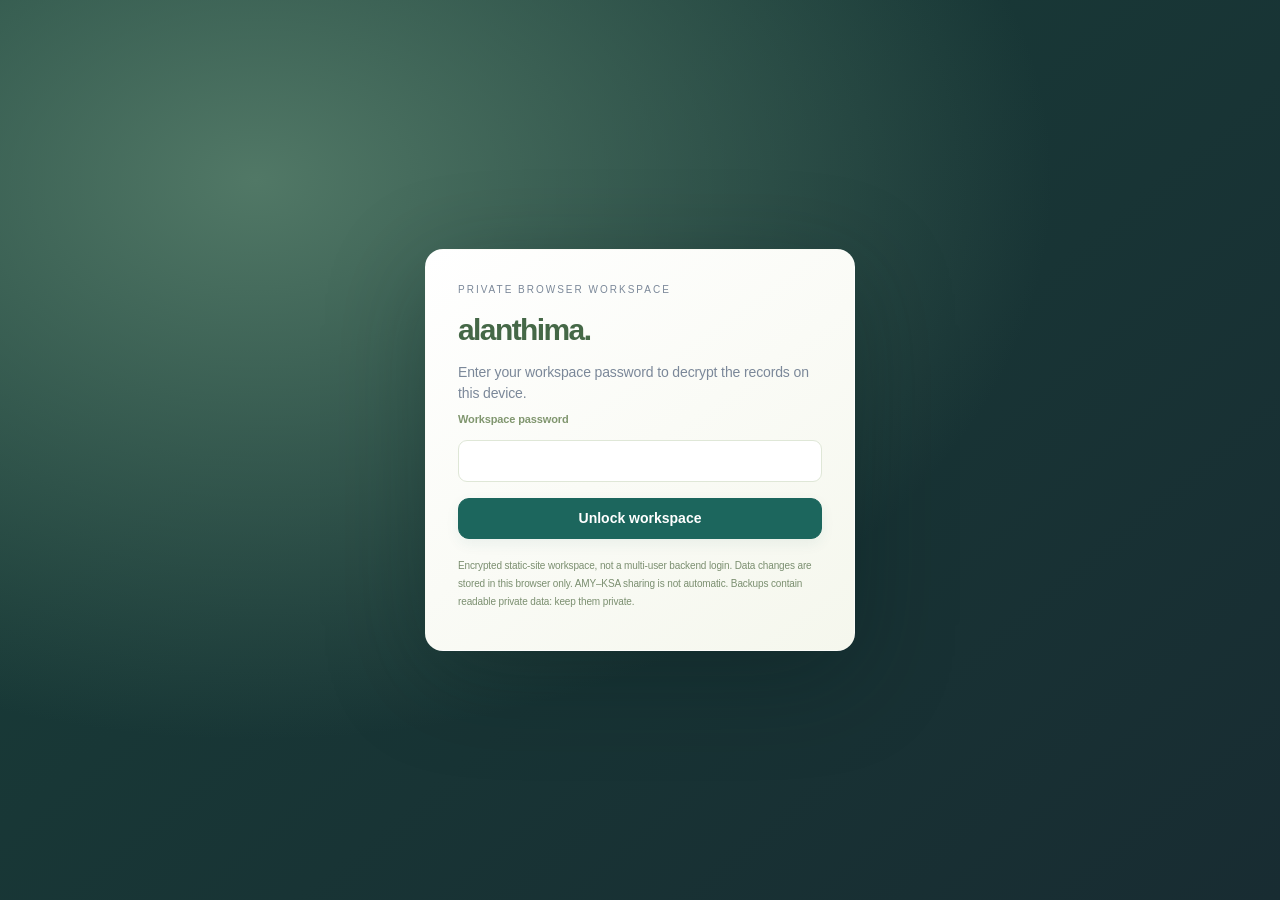
<file: alanthima/index.html>
<!doctype html>
<html lang="en"><head><meta name="referrer" content="no-referrer"><meta name="robots" content="noindex,nofollow,noarchive"><meta http-equiv="Content-Security-Policy" content="default-src 'self'; script-src 'self' 'unsafe-inline'; style-src 'self' 'unsafe-inline'; img-src 'self' data: blob:; connect-src 'none'; object-src 'none'; base-uri 'none'; form-action 'none'"><meta charset="utf-8"><meta name="viewport" content="width=device-width,initial-scale=1"><title>Alanthima · Sourcing workspace</title><style>
:root{--ink:#17243a;--muted:#6d7c90;--nav:#101d32;--bg:#f2f5f9;--line:#e2e8ef;--accent:#eea820;--teal:#138b81;--red:#b84343;--card:#fff}*{box-sizing:border-box}body{margin:0;background:var(--bg);color:var(--ink);font:14px/1.5 "Segoe UI",Arial,sans-serif}button,input,select,textarea{font:inherit}button,a{ -webkit-tap-highlight-color:transparent}button{cursor:pointer;border:1px solid var(--line);background:white;color:var(--ink);border-radius:9px;padding:9px 14px;font-weight:600}button:hover{border-color:#91a2b8;background:#f7f9fc}button.primary{background:var(--nav);color:#fff;border-color:var(--nav)}button.gold{background:var(--accent);border-color:var(--accent)}button.small{font-size:12px;padding:5px 9px}.danger{color:var(--red)}a{color:#176699}aside{width:226px;background:var(--nav);color:#c6d0df;position:fixed;inset:0 auto 0 0;padding:28px 18px;display:flex;flex-direction:column;z-index:5}.brand{font-size:24px;color:white;font-weight:750;letter-spacing:-1px}.brand i{color:var(--accent);font-style:normal}.tag{font-size:10px;letter-spacing:2px;text-transform:uppercase;color:var(--muted)}aside .tag{color:#8e9eb4;letter-spacing:1.5px}nav{margin-top:36px;display:grid;gap:6px}nav button{color:#c6d0df;background:none;border:0;text-align:left;padding:12px;font-weight:500}nav button.active{background:var(--accent);color:#142137;font-weight:700}.nav-icon{display:inline-block;width:27px;font-size:17px}aside footer{margin-top:auto;font-size:11px;color:#91a0b6;border-top:1px solid #2c394c;padding-top:18px}main{margin-left:226px;padding:34px 40px;max-width:1800px}header{display:flex;align-items:center;justify-content:space-between;gap:20px;margin-bottom:28px}h1{font-size:30px;letter-spacing:-1px;margin:4px 0}h2{font-size:18px;letter-spacing:-.35px;margin:0 0 14px}h3{font-size:14px;margin:0 0 8px}p{margin:7px 0}.muted{color:var(--muted)}.row{display:flex;align-items:center;gap:10px;flex-wrap:wrap}.between{justify-content:space-between}.actions{display:flex;gap:8px;flex-wrap:wrap}.card{background:var(--card);border:1px solid var(--line);border-radius:16px;padding:23px;margin-bottom:18px}.hero{background:linear-gradient(110deg,#fff 55%,#f8eed9);border-left:4px solid var(--accent)}.metrics{display:grid;grid-template-columns:repeat(4,1fr);gap:14px;margin:18px 0}.metric{border:1px solid var(--line);border-radius:13px;background:white;padding:18px}.metric b{font-size:26px;letter-spacing:-1px;display:block}.metric span{color:var(--muted);font-size:12px}.two{display:grid;grid-template-columns:1.3fr 1fr;gap:18px}.badge{display:inline-flex;border-radius:20px;background:#edf2f8;padding:4px 10px;font-size:11px;font-weight:650;color:#4a607e}.badge.green{background:#e5f5ef;color:#227e60}.badge.amber{background:#fff1ce;color:#906410}.badge.red{background:#feecec;color:#a33838}.list{display:grid;gap:11px}.order{border:1px solid var(--line);border-radius:12px;padding:18px;background:white;display:block;width:100%;text-align:left;font-weight:400}.order:hover{border-color:#abb9cc;box-shadow:0 3px 14px #12223c08}.order-title{font-size:16px;font-weight:650;margin:5px 0}.micro{font-size:12px}.split{display:flex;gap:24px;flex-wrap:wrap}.split b{display:block;font-size:15px}.split span{font-size:11px;color:var(--muted)}.empty{text-align:center;padding:40px 20px;color:var(--muted);border:1px dashed #cdd7e2;border-radius:12px}.empty strong{display:block;color:var(--ink);font-size:17px;margin:0 0 8px}.toolbar{display:flex;gap:10px;margin-bottom:20px;flex-wrap:wrap}.toolbar input{flex:1;min-width:170px}.toolbar select{width:auto}input,select,textarea{background:#fff;border:1px solid #cfd8e3;border-radius:8px;padding:9px 10px;width:100%;color:var(--ink)}textarea{min-height:85px;resize:vertical}label{display:block;font-size:12px;font-weight:600;margin-bottom:5px}.help{font-size:11px;color:var(--muted);margin-top:4px}.notice{background:#fff7e5;border:1px solid #f1dfb8;padding:13px 16px;border-radius:10px;font-size:12px;margin-bottom:18px}.info{background:#edf5fc;border-color:#d4e4f3}.tabs{display:flex;flex-wrap:wrap;gap:6px;border-bottom:1px solid var(--line);margin:20px 0;padding-bottom:10px}.tabs button{white-space:nowrap;background:transparent;border:0;color:var(--muted)}.tabs button.active{background:var(--nav);color:white}.journey{display:grid;grid-template-columns:repeat(auto-fit,minmax(90px,1fr));gap:7px;margin:18px 0}.step{min-width:0;background:#edf1f6;border-top:3px solid #d4dce7;border-radius:7px;padding:10px;font-size:11px}.step.done{background:#edf7f3;border-color:#4ba98a}.step.current{background:#fff3d6;border-color:var(--accent);font-weight:700}.record{border-bottom:1px solid var(--line);padding:15px 0}.record:last-child{border:0}.record h3{font-size:15px}.grid3{display:grid;grid-template-columns:repeat(3,1fr);gap:12px}.kv{color:var(--muted);font-size:12px}.kv strong{color:var(--ink)}dialog{border:0;border-radius:18px;padding:0;width:min(850px,94vw);max-height:90vh;box-shadow:0 24px 100px #0b182a55;color:var(--ink)}dialog::backdrop{background:#0b182a80;backdrop-filter:blur(3px)}.modal-head{padding:22px 26px;border-bottom:1px solid var(--line);display:flex;justify-content:space-between;align-items:center}.modal-head h2{margin:0}.form-body{padding:22px 26px;display:grid;grid-template-columns:1fr 1fr;gap:16px;max-height:62vh;overflow:auto}.form-body .wide{grid-column:1/-1}.modal-foot{padding:17px 26px;border-top:1px solid var(--line);display:flex;align-items:center;justify-content:space-between;gap:12px}.section-label{grid-column:1/-1;margin-top:12px;padding-top:12px;border-top:1px solid var(--line);color:var(--teal);font-size:11px;font-weight:700;letter-spacing:1px;text-transform:uppercase}#toast{position:fixed;bottom:24px;right:25px;background:#17283e;color:white;padding:13px 20px;border-radius:10px;box-shadow:0 5px 25px #0002;display:none;z-index:50;max-width:480px}.error{color:var(--red);font-size:12px;white-space:pre-line}.history{border-left:2px solid #e4eaf1;margin:12px 0 0 5px;padding-left:18px}.history p{font-size:12px;margin-bottom:13px}.settings-grid{display:grid;grid-template-columns:1fr 1fr;gap:18px}.statline{display:flex;justify-content:space-between;gap:20px;padding:8px 0;border-bottom:1px solid var(--line)}details summary{cursor:pointer;font-weight:600;padding:8px 0}.custom-list{padding:10px;background:#f5f7fa;border-radius:8px}.print-page{display:none}body.demo aside footer::before{content:'DEMO WORKSPACE';display:block;color:#ffc657;margin-bottom:8px} @media(max-width:1050px){main{padding:25px}.metrics{grid-template-columns:repeat(2,1fr)}.two{grid-template-columns:1fr}aside{width:195px}main{margin-left:195px}.grid3{grid-template-columns:1fr 1fr}}@media(max-width:700px){aside{position:relative;width:auto;padding:16px}aside nav{display:flex;overflow:auto;margin-top:14px;gap:4px}nav button{white-space:nowrap;padding:8px}.nav-icon{display:none}aside footer{display:none}main{margin:0;padding:20px 14px}header{align-items:flex-start}h1{font-size:25px}.card{padding:17px}.settings-grid,.form-body{grid-template-columns:1fr}.form-body .wide{grid-column:auto}.grid3{grid-template-columns:1fr}.metric b{font-size:22px}}@media print{body>*{display:none!important}body>.print-page{display:block!important;background:white;color:black;padding:25px;font:12px Arial} .print-page table{width:100%;border-collapse:collapse;margin-top:25px}.print-page td,.print-page th{text-align:left;padding:10px 6px;border-bottom:1px solid #ccc}.print-page h1{font-size:26px}.print-page footer{margin-top:30px;border-top:1px solid #ccc;padding-top:15px}@page{size:A4;margin:15mm}}
.photo-pair{display:flex;gap:8px;flex-shrink:0}.photo-tile{position:relative;padding:3px;width:86px;height:91px;overflow:hidden;background:#fff;border:1px solid var(--line);border-radius:10px}.photo-tile img{width:100%;height:100%;object-fit:contain}.photo-more{position:absolute;bottom:0;right:0;background:#12243ce8;color:white;padding:2px 7px;font-size:11px;border-radius:5px 0 0 0}.order-layout{display:flex;gap:17px;align-items:center}.order-copy{flex:1;min-width:0;background:none;border:0;text-align:left;padding:0;font-weight:400;display:block}.order-copy:hover{background:none;border:0}.order .order-copy:focus-visible{outline:2px solid var(--teal)}.gallery-dialog{width:min(1100px,96vw)}.gallery-layout{display:grid;grid-template-columns:minmax(0,1fr) 155px;gap:18px;padding:20px;min-height:400px}.gallery-main{background:#f3f5f8;border-radius:12px;min-height:340px;display:flex;flex-direction:column;align-items:center;justify-content:center;padding:12px}.gallery-main img{width:100%;height:58vh;max-height:620px;object-fit:contain}.gallery-rail{display:flex;flex-direction:column;gap:8px;max-height:70vh;overflow:auto;padding:3px}.gallery-rail button{width:100%;padding:5px;font-size:11px}.gallery-rail img{height:76px;width:100%;object-fit:contain}.gallery-rail button.chosen{border:2px solid var(--teal);background:#edf8f5}.photo-manage-grid{display:grid;grid-template-columns:repeat(auto-fill,minmax(135px,1fr));gap:12px;padding:20px}.photo-manage-grid img{height:120px;object-fit:contain;width:100%}.charge-row{display:grid;grid-template-columns:1fr auto;gap:12px;border-bottom:1px solid var(--line);padding:10px 0}.charge-row small{display:block;color:var(--muted)}.landed-total{background:#12243c;color:white;padding:18px;border-radius:12px;margin-top:15px}.landed-total b{font-size:23px}.vat-note{color:var(--muted);font-size:11px}.no-photos{display:grid;place-items:center;width:86px;min-height:80px;background:#edf1f5;color:var(--muted);border-radius:10px;font-size:11px;text-align:center}@media(max-width:700px){.photo-tile{width:62px;height:70px}.order-layout{gap:10px;align-items:flex-start}.gallery-layout{grid-template-columns:1fr;padding:12px}.gallery-rail{flex-direction:row;max-height:140px}.gallery-rail button{min-width:86px;width:86px}.gallery-main img{height:45vh}.gallery-main{min-height:240px}.photo-pair{flex-direction:column}.gallery-layout .photo-pair{flex-direction:row}} .pc-data-grid{display:grid;grid-template-columns:1fr 1fr;gap:14px}.pc-data-grid p{white-space:pre-line}.model-row{display:grid;grid-template-columns:42px minmax(0,1fr) auto;align-items:center;gap:8px;margin-bottom:8px}.model-read-list{display:grid;grid-template-columns:repeat(auto-fit,minmax(145px,1fr));gap:7px;margin-top:18px}.model-read-list span{font:13px Consolas,monospace;background:#f1f5f9;border-radius:7px;padding:8px 11px;user-select:all}.pc-photo-form img{width:150px;height:160px;object-fit:contain;border:1px solid var(--line);border-radius:10px;background:white}.pc-photo-form{padding:14px;background:#f5f7fa;border-radius:10px}.pc-form-note{padding:12px;background:#edf5fc;border-radius:8px}@media(max-width:700px){.pc-data-grid{grid-template-columns:1fr}.model-row{grid-template-columns:1fr auto}.model-row>span{display:none}} 
/* Navigation polish · UI-only release 2026-11-28 */
.brand{display:flex;align-items:baseline;width:max-content;line-height:1.15;letter-spacing:-.85px}
.brand-i{position:relative;display:inline-block;letter-spacing:0;line-height:1.15}
.brand-i::before{content:"";position:absolute;width:.145em;height:.145em;border-radius:50%;background:var(--accent);top:.19em;left:50%;transform:translateX(-50%)}
.brand-period{color:#fff;letter-spacing:0}
aside .tag{font-size:10px;letter-spacing:1.8px;margin-top:8px}
nav{gap:7px;margin-top:31px}
nav button{display:flex;align-items:center;gap:11px;border:1px solid transparent;border-radius:11px;padding:10px 12px;transition:background .16s ease,border-color .16s ease,color .16s ease,box-shadow .16s ease}
nav button:hover{background:#ffffff0c;border-color:#ffffff12;color:#fff}
.nav-icon{width:30px;height:30px;flex:0 0 30px;display:inline-flex;align-items:center;justify-content:center;border-radius:8px;background:#ffffff07;color:#a9bad1}
.nav-icon svg{display:block;width:20px;height:20px}
nav button.active{background:linear-gradient(115deg,#f3b83c,#eea820);box-shadow:0 4px 14px #00000016;border-color:#f7c45e;color:#17243a}
nav button.active .nav-icon{background:#ffffff30;color:#17243a}
nav button:focus-visible{outline:2px solid #ffce72;outline-offset:3px}
#app>header{position:sticky;top:0;z-index:15;background:rgba(242,245,249,.97);backdrop-filter:blur(14px);-webkit-backdrop-filter:blur(14px);margin:-34px -40px 28px;padding:24px 40px 20px;border-bottom:1px solid #dfe6ef;box-shadow:0 5px 16px #17243a05}
@media(max-width:1050px){#app>header{margin:-25px -25px 24px;padding:22px 25px 18px}}
@media(max-width:700px){#app>header{margin:-20px -14px 20px;padding:16px 14px 14px;gap:12px;flex-wrap:wrap}nav button{gap:7px;padding:7px 10px}.nav-icon{display:inline-flex;width:25px;height:25px;flex-basis:25px}.nav-icon svg{width:18px;height:18px}#app>header h1{margin:2px 0}#app>header .muted{font-size:12px}}
@media print{#app>header{position:static;box-shadow:none}}

:root{--ink:#203044;--muted:#7b8899;--nav:#152836;--bg:#f2f5f4;--line:#e3e9e7;--accent:#e6ae53;--teal:#237c70;--card:rgba(255,255,255,.88);--shadow:0 12px 40px #243b3e06}body{font-family:Inter,"Segoe UI Variable","Segoe UI",Arial,sans-serif;background:radial-gradient(ellipse at 90% 3%,#e8eddf 0,transparent 38%),radial-gradient(ellipse at 30% 65%,#e8eeed 0,transparent 45%),linear-gradient(125deg,#f3f6f5,#f8f7f1 70%,#edf3f1);background-attachment:fixed;color:var(--ink);letter-spacing:-.13px}button,input,select,textarea{font-family:inherit}button{transition:background .18s ease,transform .18s ease,box-shadow .18s ease,border-color .18s ease;border-radius:11px;font-weight:600}button:active{transform:translateY(1px)}button.primary{background:#1c665d;border-color:#1c665d;color:white;box-shadow:0 5px 14px #1b665d12}button.primary:hover{background:#195c54;border-color:#195c54;box-shadow:0 7px 20px #1b665d21}button.subtle{background:#ffffffb0;border:1px solid #dce6e1;color:#31534d}button.text-button{background:none;border:0;padding:6px 0;color:#367a6e;font-size:12px;box-shadow:none}button:focus-visible{outline:3px solid #c4ddcf;outline-offset:3px}aside{width:236px;background:linear-gradient(168deg,#193438 0%,#14292e 55%,#10242c);padding:30px 19px;box-shadow:8px 0 35px #18353308;overflow-y:auto;scrollbar-width:thin}.brand{font-size:28px;font-weight:720;letter-spacing:-1.2px;line-height:1.2;margin:0 12px}.brand-i::before{background:#e6ae53;width:.13em;height:.13em;top:.19em}aside>.tag{margin:8px 12px 0;font-size:9px;letter-spacing:2.6px;color:#8daaa8}aside>nav{margin-top:44px;gap:9px}aside nav button{font-size:13px;padding:12px 13px;gap:11px;border-radius:11px;color:#afc3c4;letter-spacing:.1px}aside nav button.active{background:linear-gradient(105deg,#e9bd72,#d9aa58);color:#233e3c;border-color:#ecc784;box-shadow:0 6px 22px #00000012}aside .nav-icon{background:transparent;color:#97b4b2;width:25px;height:25px;flex-basis:25px}aside nav button.active .nav-icon{color:#385b52;background:none}aside .nav-icon svg{width:20px;height:20px;stroke-width:1.65}aside>button[data-action="lockWorkspace"]{margin:16px 12px!important;background:#ffffff07;border-color:#ffffff12;color:#a6bebb;font-size:11px;padding:8px}aside footer{margin: auto 10px 0;border-color:#ffffff13;padding-top:20px;font-size:10px;line-height:1.9;color:#89a4a4}aside footer button{background:#ffffff08;color:#b2c8c6;border-color:#ffffff16}main{margin-left:236px;padding:32px 44px 56px;max-width:1800px}#app>header{position:sticky;top:0;z-index:15;margin:-32px -44px 30px;padding:23px 44px 20px;background:rgba(244,247,243,.93);backdrop-filter:blur(18px);border-bottom:1px solid #dde5dc9c;box-shadow:none;gap:16px}#app>header h1{font-size:27px;font-weight:650;letter-spacing:-1px;margin:3px 0}#app>header p{margin:0;font-size:12px;color:#84918e}.header-kicker{font-size:8px;letter-spacing:2.5px;font-weight:700;color:#80938c}.header-actions{display:flex;align-items:center;gap:10px}.private-badge{font-size:10px;letter-spacing:.1px;color:#738d80;display:flex;align-items:center;gap:6px;background:#ffffff75;border:1px solid #e1e8df;border-radius:20px;padding:7px 10px;white-space:nowrap}.private-badge i{width:5px;height:5px;border-radius:100%;background:#68a387}.eyebrow{display:block;font-size:9px;letter-spacing:1.8px;font-weight:700;color:#7b9489;margin-bottom:8px}.quiet{font-size:12px;line-height:1.7;color:var(--muted);margin:5px 0}.section-title,.list-heading{display:flex;align-items:center;justify-content:space-between;gap:16px;margin-bottom:18px}.section-title h2{font-size:18px;font-weight:650;letter-spacing:-.5px;margin:0}.section-title h3{margin:0;font-size:15px}.section-title .eyebrow{font-size:8px;margin-bottom:6px}.surface,.card{background:var(--card);border:1px solid #e1e8e1;border-radius:17px;padding:23px;margin-bottom:18px;box-shadow:var(--shadow)}.surface>h2{margin-bottom:12px}.badge{font-size:9px;padding:5px 9px;font-weight:650;letter-spacing:.15px}.badge.amber{background:#f4ecda;color:#9e7b3a}.badge.green{background:#e6f0e9;color:#4a8864}.work-hero{padding:34px 36px;background:linear-gradient(110deg,#e7efe8 0%,#edf1e4 55%,#f5efdf);border:1px solid #dfe7d9;border-radius:20px;min-height:258px;display:grid;grid-template-columns:1fr 270px;align-items:center;position:relative;overflow:hidden;margin-bottom:23px}.work-hero h2{font-size:35px;line-height:1.25;letter-spacing:-1.5px;font-weight:600;margin:11px 0 12px;color:#29453e}.work-hero h2 em{font-style:normal;color:#6e8976}.work-hero p{font-size:12px;color:#819183;max-width:420px;line-height:1.9}.hero-actions{display:flex;gap:10px;margin-top:20px}.hero-actions button{font-size:11px;padding:10px 14px}.hero-orbit{position:relative;width:240px;height:210px;display:grid;place-items:center}.orbit-ring{width:194px;height:194px;border:1px solid #b7cbb28c;border-radius:50%;position:absolute;transform:rotate(-30deg)}.orbit-ring::before{content:"";position:absolute;inset:17px;border:1px solid #c6d6b36e;border-radius:50%}.orbit-paper{width:158px;height:174px;padding:20px 17px;background:linear-gradient(145deg,#ffffffdd,#ffffff80);border:1px solid #ffffffd9;border-radius:15px;box-shadow:0 16px 35px #7b947321;transform:rotate(8deg);position:relative}.orbit-paper span{font-size:7px;letter-spacing:1.7px;color:#8fa38e}.orbit-paper strong{display:block;font-size:20px;line-height:1.3;font-weight:550;color:#5a7868;margin-top:22px;letter-spacing:-.7px}.orbit-paper i{display:block;font-size:7px;font-style:normal;color:#9aab99;border-top:1px solid #d9e3d2;padding-top:11px;margin-top:15px}.orbit-dot{position:absolute;width:14px;height:14px;background:#dfb569;border:4px solid #f4eedf;border-radius:50%;left:15px;top:40px;box-shadow:0 2px 5px #a0926020}.work-counters{display:grid;grid-template-columns:repeat(3,1fr);gap:15px;margin:0 0 30px}.counter{padding:18px 21px;border-color:#e1e7dd;background:#ffffffae;display:flex;align-items:center;justify-content:space-between;text-align:left;border-radius:14px;box-shadow:var(--shadow)}.counter span{font-size:11px;color:#809083;font-weight:500}.counter strong{font-size:25px;line-height:1;color:#526e5b;font-weight:550}.counter.active{border-color:#92b1a0;background:#f2f7f0}.task-list{background:#ffffffb8;border:1px solid #e0e7e1;border-radius:16px;overflow:hidden;margin-bottom:12px}.task-row{display:flex;align-items:center;gap:14px;width:100%;background:transparent;border:0;border-bottom:1px solid #edf0ec;padding:18px 22px;text-align:left;border-radius:0;box-shadow:none}.task-row:last-child{border-bottom:0}.task-row:hover{background:#f6f9f2}.task-icon{display:flex;align-items:center;justify-content:center;width:36px;height:36px;border:1px solid #dfe8dd;border-radius:11px;color:#7c9c83;background:#f1f6ee;flex:0 0 36px}.task-icon svg{width:17px;height:17px}.task-copy{flex:1;min-width:0}.task-copy strong{display:block;font-size:12px;font-weight:600;color:#41594c}.task-copy small{font-size:10px;color:#9ba69b;display:block;margin-top:5px}.task-status{font-size:9px;color:#8da18b;font-weight:500}.task-status small{display:block;font-size:9px}.task-arrow{font-size:18px;color:#9daf9b;margin-left:12px}.order-grid{display:grid;grid-template-columns:repeat(auto-fill,minmax(280px,1fr));gap:18px}.order-tile{padding:20px 22px 0;background:#ffffffc7;border:1px solid #e0e7df;border-radius:17px;box-shadow:var(--shadow);min-width:0;overflow:hidden;transition:transform .18s ease,box-shadow .18s ease}.order-tile:hover{transform:translateY(-2px);box-shadow:0 14px 35px #536b5b0d}.order-tile-top{display:flex;align-items:flex-start;justify-content:space-between;gap:10px}.order-tile .photo-pair img{width:58px;height:64px}.tile-open{border:0;width:100%;text-align:left;background:none;padding:18px 0 0;box-shadow:none;font-weight:400}.tile-open:hover{background:none}.tile-open>small{font-size:8px;letter-spacing:.4px;color:#9ba69b;text-transform:uppercase}.tile-open h3{font-size:16px;letter-spacing:-.4px;margin:7px 0;color:#3b5546}.tile-open p{font-size:10px;color:#96a18e;margin-bottom:20px}.tile-next{display:flex;justify-content:space-between;align-items:center;gap:14px;border-top:1px solid #eef0e9;padding:13px 0;font-size:10px;color:#8c9a83;line-height:1.6}.tile-next b{font-size:18px;font-weight:400;flex-shrink:0}.calm-empty{padding:32px;text-align:center;color:var(--muted);width:100%;grid-column:1/-1}.calm-empty h3{font-size:16px;color:#657e6b;margin:12px 0 6px}.calm-empty p{font-size:12px;max-width:430px;margin:0 auto 15px;line-height:1.8}.empty-symbol{display:inline-flex;color:#9cb09a}.empty-symbol svg{width:30px;height:30px}.list-heading p{max-width:500px}.toolbar input,.toolbar select{font-size:12px;border-color:#dfe7dc;background:#ffffffb0;padding:12px 14px;border-radius:11px}.order-workbar{display:flex;gap:15px;align-items:center;margin-bottom:18px}.order-workbar>span{font-size:10px;color:#8f9a8e;flex:1}.order-tabs{display:flex;gap:7px;overflow:auto;margin:0 0 23px;padding:0 0 14px;border-bottom:1px solid #dfe7dc;scrollbar-width:thin}.order-tabs button{display:block;flex:0 0 auto;color:#829480;padding:9px 13px;font-size:11px;border-radius:9px;background:none;border:1px solid transparent}.order-tabs button.active{background:#e2ece1;color:#52775b;border-color:#d6e3d3;font-weight:650}.order-summary-hero{display:flex;align-items:center;gap:23px;padding:24px;background:linear-gradient(120deg,#ffffffd9,#f6f7eb);border:1px solid #e3e8db;border-radius:18px;margin-bottom:20px}.summary-photos{flex-shrink:0}.summary-photos .photo-pair img{width:78px;height:88px}.summary-photos .text-button{display:block;font-size:9px;margin-top:4px;padding-bottom:0}.summary-text h2{font-size:25px;line-height:1.3;letter-spacing:-.9px;margin:0 0 13px;font-weight:600;color:#3c5845}.summary-text .eyebrow{font-size:8px}.summary-text .quiet{font-size:11px}.next-action-card{background:#2f6255;border:1px solid #376b5e;border-radius:15px;color:white;padding:20px 24px;display:flex;align-items:center;gap:17px;margin-bottom:22px;box-shadow:0 10px 22px #386e5c10}.next-action-card .eyebrow{font-size:8px;color:#b0cbb9;margin-bottom:6px}.next-action-card h3{font-size:14px;line-height:1.5;font-weight:500;margin:0}.next-action-card p{font-size:10px;color:#b6cbbd}.next-action-card>div{flex:1}.next-action-card .primary{background:#e7eee1;border-color:#e7eee1;color:#3d5b43;font-size:10px;white-space:nowrap}.action-marker{color:#a4c6ac;font-size:25px;font-weight:300}.summary-stats{display:grid;grid-template-columns:repeat(4,1fr);gap:14px;margin:0 0 24px}.summary-stats.three{grid-template-columns:repeat(3,1fr)}.soft-metric{padding:17px;background:#ffffffa3;border:1px solid #e4e9df;border-radius:13px;min-width:0}.soft-metric>span{display:block;font-size:9px;color:#9ba58f;margin-bottom:11px}.soft-metric>strong{display:block;font-size:19px;line-height:1.5;font-weight:550;letter-spacing:-.6px;color:#526b52;overflow-wrap:anywhere}.soft-metric>small{font-size:8px;display:block;line-height:1.7;color:#a1aa98;margin-top:6px}.work-area-grid{display:grid;grid-template-columns:1fr 1fr;gap:15px;margin-bottom:22px}.work-area{display:grid;grid-template-columns:35px 1fr;gap:6px 13px;text-align:left;background:#ffffffb3;border:1px solid #e0e7dc;border-radius:15px;padding:20px}.work-area>span{grid-row:1/5;display:flex;align-items:flex-start;color:#84a285;padding-top:3px}.work-area svg{width:23px;height:23px}.work-area>strong{font-size:13px;font-weight:600;color:#5a755a}.work-area>b{font-size:11px;font-weight:500;color:#7c9376}.work-area small{font-size:9px;font-weight:400;color:#a2ac98;line-height:1.8}.work-area i{font-style:normal;font-size:9px;font-weight:500;color:#7e9a7a;margin-top:6px}.fold{border-top:1px solid #e7ece2;margin-top:18px;padding-top:9px}.fold>summary{font-size:11px;color:#879c7f;font-weight:500;padding:11px 0}.muted-fold{border:1px solid #e1e7d9;padding:8px 20px;border-radius:12px;background:#ffffff60}.muted-fold>p{font-size:12px;color:#86927f}.quick-actions{display:flex;gap:10px;flex-wrap:wrap;margin-bottom:23px}.quick-actions button{font-size:11px}.entry-fold{border-bottom:1px solid #e9eee4;padding:5px 0}.entry-fold:last-child{border-bottom:0}.entry-fold>summary{display:flex;align-items:center;justify-content:space-between;gap:15px;padding:14px 0;list-style:none}.entry-fold>summary::-webkit-details-marker{display:none}.entry-fold>summary:after{content:'+';font-size:17px;font-weight:300;color:#9cad92;margin-left:9px}.entry-fold[open]>summary:after{content:'−'}.entry-fold>summary>span{flex:1}.entry-fold>summary strong{display:block;font-size:12px;font-weight:550;color:#5d7258}.entry-fold>summary small{display:block;font-size:9px;font-weight:400;color:#a1ad98;line-height:1.8;margin-top:3px}.entry-fold>summary>b{font-size:12px;font-weight:550;color:#698262}.source-stack{border-top:1px solid #e6eddf;margin-top:18px}.source-row{padding:18px 0;border-bottom:1px solid #e6eddf}.source-row:last-child{padding-bottom:0;border:0}.source-summary{display:flex;justify-content:space-between;gap:20px;align-items:flex-start}.source-summary strong{font-size:12px;font-weight:600;color:#637c5c}.source-summary small{display:block;font-size:9px;color:#a0ae94;line-height:1.8;margin-top:4px}.source-summary>div:last-child{text-align:right;flex-shrink:0}.source-summary b{font-size:12px;font-weight:550;color:#728a67}.source-actions{display:flex;gap:7px;flex-wrap:wrap;margin-top:13px}.source-actions button{font-size:9px;padding:6px 10px;border-color:#e2eadb;color:#7b9271;background:#fbfcf8}.requirement-card>.section-title{margin:0}.requirement-card .photo-pair img{width:44px;height:53px}.quote-row,.document-row{display:flex;align-items:center;gap:15px;justify-content:space-between;padding:15px 0;border-bottom:1px solid #e7eddf}.quote-row strong,.document-row strong{font-size:12px;color:#698461;font-weight:550}.quote-row small,.document-row small{display:block;font-size:9px;color:#a1b095;margin-top:4px}.document-row>div:nth-child(2){flex:1;min-width:0;overflow-wrap:anywhere}.file-symbol{font-size:8px;padding:12px 7px;border:1px solid #e0e8d5;border-radius:7px;color:#95a27f;background:#f5f8ee}.logistics-facts{display:grid;grid-template-columns:repeat(4,1fr);gap:10px;margin-bottom:16px}.logistics-facts .soft-metric{background:#f9fbf5;padding:14px;border-color:#e9eddf}.logistics-facts .soft-metric strong{font-size:15px}.statement-types{display:grid;grid-template-columns:repeat(4,1fr);gap:12px;margin-bottom:22px}.statement-choice{padding:17px 19px;text-align:left;background:#ffffffaa;border-color:#e0e8d9;border-radius:13px}.statement-choice strong{display:block;font-size:12px;font-weight:600;color:#78906b}.statement-choice small{display:block;font-size:9px;font-weight:400;color:#a1af95;margin-top:5px}.statement-choice.active{background:#e7efdf;border-color:#b6cba8}.statement-toolbar{display:flex;gap:15px;align-items:center;margin-bottom:22px}.statement-toolbar label{font-size:10px;color:#9dab8f;white-space:nowrap;margin:0}.statement-toolbar select{max-width:520px;font-size:12px;background:#ffffffc2;border-color:#e0e7d8;padding:12px}.statement-surface{padding:28px}.statement-row{display:flex;align-items:center;gap:20px;justify-content:space-between;padding:15px 0;border-bottom:1px solid #e9eddf;font-size:12px;color:#6f8363}.statement-row strong{font-size:12px;font-weight:600}.statement-row small{display:block;font-size:9px;color:#a1ad91;line-height:1.8;margin-top:4px}.statement-row>div:last-child,.statement-row>span{flex-shrink:0;text-align:right}.inline-note{font-size:11px;line-height:1.9;background:#f5f1e3;border:1px solid #ece5ce;color:#a29163;border-radius:10px;padding:12px 15px;margin:14px 0}.stat-strip{display:grid;grid-template-columns:repeat(3,1fr);gap:12px;margin:20px 0}.stat-strip .metric{padding:15px;background:#f8faf3;border-color:#e9eedf}.stat-strip .metric b{font-size:21px;color:#728a63;font-weight:550}.stat-strip .metric span{font-size:10px;color:#9dab8b}.account-invoice{margin-top:25px;border-top:1px solid #e5ebdb;padding-top:24px}.currency-statement{margin-top:24px}.more-grid{display:grid;grid-template-columns:1fr 1fr;gap:20px}.more-card{text-align:left;background:#ffffffb0;border-color:#e0e7d7;border-radius:17px;padding:26px;display:flex;flex-direction:column;align-items:flex-start;gap:12px}.more-card>span{background:#edf2e5;border:1px solid #e3ebd8;color:#90a97a;padding:10px;border-radius:11px;display:flex}.more-card svg{width:22px;height:22px}.more-card strong{font-size:16px;font-weight:550;color:#6d865d}.more-card small{font-size:11px;font-weight:400;color:#9eac8d}.more-card b{font-size:10px;font-weight:500;color:#8ba275;margin-top:5px}.local-note{margin-top:30px;color:#a6b393;padding:0 4px;font-size:11px;line-height:1.9}.local-note strong{color:#8da278;font-weight:550}.compact-info,.info-sheet,.info-next{display:flex;justify-content:space-between;gap:20px;align-items:center}.certificate-card h3{font-size:17px;color:#657f56}.certificate-next{display:flex;gap:20px;justify-content:space-between;align-items:center;margin-top:20px;background:#f1f5e9;border:1px solid #e5ecd8;border-radius:12px;padding:17px}.certificate-next small{display:block;font-size:8px;letter-spacing:1px;color:#9eb189;margin-bottom:6px}.certificate-next strong{display:block;font-size:12px;font-weight:550;color:#7a9467}.certificate-next .actions{justify-content:flex-end}.attachment-prompt{display:flex;justify-content:space-between;gap:15px;align-items:center;margin-top:14px;font-size:10px;color:#a3b38c}.certificate-card .pc-data-grid{gap:18px;margin:18px 0}.pc-data-grid small{color:#a7b896;font-size:9px}.pc-data-grid p{font-size:12px;color:#7b9267}.info-sheet h3{font-size:15px;color:#829b6c}.info-sheet .eyebrow{font-size:8px}.info-next h3{font-size:15px;color:#839d6d}.modal-head{background:#f6f9ef}.modal-head h2{font-size:19px;color:#6a8558;font-weight:600}.modal-foot{background:#fbfcf8}.form-body{background:#fffefb;gap:18px}label{font-size:11px;color:#849974;font-weight:600}input,select,textarea{font-size:12px;border-color:#dfe7d7;border-radius:9px;padding:11px 12px;color:#627a54}input:focus,select:focus,textarea:focus{outline:2px solid #d5e3c7;outline-offset:1px;border-color:#b6cba4}.section-label{font-size:9px;color:#7c9b65;letter-spacing:1.4px;border-color:#e5ebda}.help{font-size:10px;line-height:1.8;color:#a6b496}.intake-body{padding:27px 30px;display:grid;gap:18px}.intake-body [hidden]{display:none!important}.intake-body .pair{display:grid;grid-template-columns:1fr 170px;gap:18px}.photo-later{padding:15px;border:1px dashed #cfdcbd;background:#f9fbf4;border-radius:11px}.photo-later input{font-size:10px;margin-top:7px;background:white}.photo-later p{font-size:10px;color:#a3b58c}.photo-later img{width:60px;height:70px;object-fit:contain;background:white;border-radius:7px;margin-top:10px}.intake-intro{padding:0 30px 0;font-size:12px;color:#9eb189;line-height:1.8}.error{font-size:11px}#toast{background:#365b3c;box-shadow:0 10px 35px #58714b20;font-size:12px}.surface details .card{box-shadow:none;background:#fbfcf7;border-color:#e6ecda;margin-top:12px}.metric b{font-weight:550}.notice{font-size:11px;line-height:1.8}.model-read-list span{font-size:12px;color:#7f9868;background:#f3f6ea}.settings-grid{gap:18px}.photo-pair img{background:#ffffff;border-color:#e2e9d9}.info-sheet-list{display:grid;gap:0}#content{animation:arrive .3s ease both}#unlockScreen{background:radial-gradient(ellipse at 20% 20%,#517866,transparent 55%),linear-gradient(140deg,#183f39,#182c32)!important}#unlockForm{box-shadow:0 25px 100px #071b1850;border:1px solid #ffffff30;background:linear-gradient(145deg,#ffffff,#f5f7ed)!important}#unlockForm h1{font-weight:600;letter-spacing:-1.6px;color:#456847}#unlockForm label{color:#80966f}@keyframes arrive{from{opacity:0;transform:translateY(7px)}to{opacity:1;transform:translateY(0)}}@media(min-width:1500px){.work-hero{padding:42px 45px}.work-hero h2{font-size:40px}.order-grid{grid-template-columns:repeat(auto-fill,minmax(300px,1fr))}}@media(max-width:1180px){main{padding:28px 28px 45px}#app>header{margin:-28px -28px 25px;padding:22px 28px 18px}.summary-stats{grid-template-columns:repeat(2,1fr)}.work-hero{grid-template-columns:1fr 210px;padding:28px}.hero-orbit{width:200px}.work-hero h2{font-size:31px}.stat-strip .metric b{font-size:18px}.statement-types{gap:9px}.statement-choice{padding:14px}.source-summary{gap:12px}.source-summary strong{font-size:11px}}@media(max-width:950px){aside{width:200px;padding:26px 14px}main{margin-left:200px}.brand{margin-left:10px;font-size:26px}aside>nav{margin-top:32px}aside nav button{padding:11px 10px;font-size:12px}.hero-orbit{display:none}.work-hero{grid-template-columns:1fr;min-height:235px}.work-hero p{max-width:100%}.work-counters{gap:9px}.counter{padding:16px 14px}.counter span{font-size:10px}.counter strong{font-size:22px}.statement-types{grid-template-columns:1fr 1fr}.logistics-facts{grid-template-columns:1fr 1fr}.certificate-next{align-items:flex-start;flex-direction:column;gap:14px}.certificate-next .actions{justify-content:flex-start}.more-card{padding:20px}.source-summary{flex-direction:column;gap:8px}.source-summary>div:last-child{text-align:left;flex-shrink:1}.source-actions{gap:5px}.next-action-card{padding:18px;gap:12px}.next-action-card h3{font-size:13px}.next-action-card .primary{white-space:normal;max-width:112px}.order-summary-hero{gap:17px;padding:20px}.summary-text h2{font-size:22px}.summary-photos .photo-pair img{width:55px;height:65px}}@media(max-width:700px){aside{width:auto;position:relative;padding:19px 18px 12px;overflow:visible}aside .brand{font-size:25px;margin-left:0}aside>.tag{margin-left:0;font-size:8px;margin-top:6px}aside>nav{display:flex;gap:5px;margin:20px -4px 0;overflow-x:auto;padding:0 0 3px}aside nav button{flex:0 0 auto;padding:8px 10px;font-size:10px;gap:7px;white-space:nowrap;border-radius:8px}aside .nav-icon{width:17px;height:20px;flex-basis:17px}aside .nav-icon svg{width:16px;height:16px}aside footer{display:none}aside>button[data-action="lockWorkspace"]{position:absolute;right:18px;top:19px;margin:0!important;padding:6px 10px}main{margin-left:0;padding:20px 17px 35px}#app>header{margin:-20px -17px 22px;padding:16px 17px 14px;flex-wrap:nowrap;background:#f4f7eff5;align-items:center}#app>header h1{font-size:23px;line-height:1.25;letter-spacing:-.7px}#app>header p{font-size:10px;max-width:260px;line-height:1.5}.header-kicker{font-size:7px;letter-spacing:1.8px}.private-badge{font-size:8px;padding:6px 8px}.header-actions{flex-shrink:0}.work-hero{border-radius:16px;padding:26px 24px;min-height:230px;margin-bottom:17px}.work-hero h2{font-size:30px;letter-spacing:-1.3px}.work-hero .eyebrow{font-size:8px}.work-hero p{font-size:11px}.hero-actions button{font-size:10px}.work-counters{gap:8px;margin-bottom:24px}.counter{padding:13px 10px;flex-direction:column;align-items:flex-start;gap:12px;border-radius:11px}.counter span{font-size:9px;line-height:1.5;max-width:90px}.counter strong{font-size:22px}.section-title{gap:12px}.section-title h2{font-size:17px}.task-row{padding:16px 14px;gap:10px}.task-copy strong{font-size:11px;line-height:1.6}.task-copy small{font-size:9px;line-height:1.7}.task-icon{width:30px;height:32px;flex-basis:30px}.task-status{display:none}.task-arrow{margin-left:0}.order-grid{grid-template-columns:1fr}.surface,.card{padding:19px;border-radius:14px}.list-heading{align-items:flex-start}.list-heading .quiet{font-size:10px}.order-tabs{gap:3px;padding-bottom:11px;flex-wrap:nowrap}.order-tabs button{font-size:9px;padding:8px 10px}.order-workbar{gap:10px}.order-workbar>span{font-size:8px}.order-workbar .text-button{font-size:9px}.order-summary-hero{align-items:flex-start;gap:15px;padding:20px;flex-direction:column}.summary-photos{width:100%;display:flex;align-items:flex-start;justify-content:space-between}.summary-photos .photo-pair img{width:65px;height:75px}.summary-text h2{font-size:23px}.next-action-card{padding:18px;gap:10px;flex-wrap:wrap}.next-action-card .action-marker{display:none}.next-action-card>div{flex-basis:100%}.next-action-card .primary{max-width:none;margin-top:4px}.summary-stats,.summary-stats.three{grid-template-columns:1fr 1fr;gap:9px}.soft-metric{padding:14px}.soft-metric>span{font-size:8px}.soft-metric>strong{font-size:17px}.soft-metric>small{font-size:8px}.work-area-grid{grid-template-columns:1fr;gap:10px}.work-area{padding:18px;grid-template-columns:28px 1fr;gap:4px 12px}.work-area>span{grid-row:1/4}.work-area>i{grid-column:2}.quick-actions{gap:7px}.quick-actions button{font-size:10px;padding:9px 11px}.logistics-facts{gap:8px}.logistics-facts .soft-metric{padding:12px}.logistics-facts .soft-metric strong{font-size:13px}.stat-strip{grid-template-columns:1fr;gap:8px}.stat-strip .metric{display:flex;align-items:center;justify-content:space-between;gap:12px;margin:0;padding:13px}.stat-strip .metric b{font-size:17px;order:2}.stat-strip .metric span{font-size:9px;order:1}.statement-types{gap:8px}.statement-choice{padding:14px}.statement-choice strong{font-size:11px}.statement-choice small{font-size:8px;line-height:1.8}.statement-toolbar{align-items:flex-start;gap:8px;flex-direction:column}.statement-toolbar select{width:100%;max-width:none;font-size:11px}.statement-row{gap:13px;font-size:11px}.statement-row strong{font-size:11px}.statement-row small{font-size:8px}.statement-surface{padding:19px}.more-grid{gap:12px}.more-card{padding:18px;gap:10px}.more-card strong{font-size:13px}.more-card small{font-size:10px;line-height:1.8}.more-card>span{padding:8px}.more-card svg{width:18px;height:18px}.compact-info,.info-sheet,.info-next{align-items:flex-start;flex-direction:column;gap:13px}.certificate-card h3{font-size:15px}.certificate-card>.section-title{align-items:flex-start}.certificate-card .badge{max-width:125px;font-size:8px;text-align:center}.attachment-prompt{flex-direction:column;align-items:flex-start;gap:5px}.form-body{padding:20px}.modal-head{padding:20px}.modal-head h2{font-size:17px}.modal-foot{padding:16px 20px}.intake-body{padding:22px}.intake-intro{padding:0 22px}.intake-body .pair{grid-template-columns:1fr 105px;gap:13px}.pc-data-grid{grid-template-columns:1fr}.entry-fold>summary>b{font-size:11px}.entry-fold>summary strong{font-size:11px}.document-row{flex-wrap:wrap}.document-row .actions{margin-left:39px}.private-badge i{display:none}}@media(prefers-reduced-motion:reduce){*{animation:none!important;transition:none!important;scroll-behavior:auto!important}.order-tile:hover{transform:none}}@media print{body{background:white}.surface{box-shadow:none}#app>header{position:static}}

.models-block{margin-top:20px;padding:15px 0 3px;border-top:1px solid #e6ecdf}.model-section-heading{display:flex;align-items:center;justify-content:space-between;gap:20px;margin-bottom:12px}.model-section-heading>span{font-size:9px;letter-spacing:1.5px;color:#7f9678;font-weight:650}.model-chips{display:grid;grid-template-columns:repeat(auto-fit,minmax(245px,1fr));gap:10px}.model-chip{display:flex;align-items:center;justify-content:space-between;gap:12px;padding:13px 15px;background:#f5f8ef;border:1px solid #e3ebd8;border-radius:10px}.model-chip strong{font-size:13px;font-weight:600;color:#5e7e54}.model-chip small{display:block;font-size:10px;color:#829777;margin-top:3px}.model-chip .actions{gap:4px}.model-chip .small{padding:5px 8px;font-size:9px}.pc-model-grid{display:grid;grid-template-columns:repeat(auto-fit,minmax(290px,1fr));gap:17px}.pc-section-grid{display:grid;grid-template-columns:1fr 1fr;gap:13px;margin-bottom:22px}.pc-section-button{text-align:left;padding:20px;background:#ffffffb5;border:1px solid #e1e9d9;border-radius:14px}.pc-section-button strong{display:block;color:#6c875e;font-size:13px;font-weight:600}.pc-section-button small{display:block;font-size:11px;line-height:1.8;color:#829773;margin:8px 0 14px;font-weight:400}.pc-section-button>span{font-size:10px;color:#91a87e}.model-card .model-read-list{padding-top:13px}.model-card .photo-pair img{width:60px;height:72px}.model-card h3{font-size:14px}.model-card .section-title{align-items:flex-start}@media(max-width:700px){.model-chips,.pc-model-grid,.pc-section-grid{grid-template-columns:1fr}.model-chip{flex-wrap:wrap}.model-chip .actions{gap:6px}.model-chip .small{font-size:10px}.pc-section-button{padding:17px}}

@media(max-width:700px){aside>nav{display:grid;grid-template-columns:repeat(5,minmax(0,1fr));overflow:visible;gap:3px;margin:18px 0 0;padding:0}aside nav button{display:flex;flex-direction:column;gap:5px;align-items:center;justify-content:center;padding:9px 1px;font-size:9px;white-space:nowrap}aside .nav-icon{height:18px;width:18px;flex-basis:auto}aside .nav-icon svg{width:17px;height:17px}}

/* Legible small text: quiet does not mean low contrast. */
.quiet{color:#687c69;font-size:12px}.eyebrow{color:#5c785f}.task-copy small,.tile-open>small{color:#708574}.task-copy strong{font-size:13px}.task-copy small{font-size:11px}.soft-metric>span{font-size:10px;color:#6c8068}.soft-metric>small{font-size:10px;color:#7a8974}.source-summary small,.quote-row small,.document-row small{font-size:10px;color:#758a6e}.work-area small{font-size:11px;color:#7c8c74}.work-area>b{font-size:12px}.statement-row small{font-size:10px;color:#77896f}.statement-choice small{font-size:10px;color:#788e6e}.entry-fold>summary small{font-size:10px;color:#7c8e72}.statement-toolbar label,label{color:#5e7857}.help{color:#7b8f70}.private-badge{color:#557662}.header-kicker{color:#657e6c}.task-status{color:#6e886b}.tile-open p{font-size:11px;color:#7a8b70}.tile-next{font-size:11px;color:#6c8662}.counter span{color:#5e795e;font-size:12px}.source-summary strong{font-size:13px}.summary-text .eyebrow{font-size:10px}.work-area>strong{font-size:14px}.work-hero p{color:#667d68}body:has(#unlockScreen) aside{display:none}
</style></head><body><section id="unlockScreen" style="min-height:100vh;display:grid;place-items:center;padding:24px;background:#0f1e30"><form id="unlockForm" style="max-width:430px;width:100%;background:white;border-radius:18px;padding:32px"><div class="tag">Private browser workspace</div><h1 style="margin:10px 0">alanthima.</h1><p class="muted">Enter your workspace password to decrypt the records on this device.</p><label for="unlockPassword">Workspace password</label><input id="unlockPassword" type="password" required autocomplete="current-password" style="margin:8px 0 16px"><button id="unlockButton" type="submit" class="primary" style="width:100%">Unlock workspace</button><p id="unlockError" role="alert" style="color:#b91c1c;margin-top:12px"></p><p class="help" style="margin-top:18px">Encrypted static-site workspace, not a multi-user backend login. Data changes are stored in this browser only. AMY–KSA sharing is not automatic. Backups contain readable private data: keep them private.</p></form></section><template id="appTemplate"><aside><div class="brand" aria-label="Alanthima">alanth<span class="brand-i" aria-hidden="true">ı</span>ma<span class="brand-period" aria-hidden="true">.</span></div><div class="tag">China Sourcing</div><nav id="nav"></nav><button type="button" class="small" data-action="lockWorkspace">Lock workspace</button><footer>PRIVATE BROWSER WORKSPACE<br>Encrypted storage on this browser.<br>No cloud sync · Back up regularly.<div style="margin-top:14px"><button class="small" data-action="backup">↓ Backup</button></div><p id="saveState"></p></footer></aside><main id="app"></main><dialog id="modal"><form id="recordForm"><div class="modal-head"><h2 id="modalTitle"></h2><button type="button" data-action="close">✕</button></div><div id="formFields" class="form-body"></div><div class="modal-foot"><span id="formError" class="error" role="alert"></span><div class="actions"><button type="button" data-action="close">Cancel</button><button class="primary" type="submit">Save record</button></div></div></form></dialog><div id="toast" role="status"></div><section id="print" class="print-page"></section><dialog id="gallery" class="gallery-dialog" aria-label="Product photo gallery"><div class="modal-head"><h2 id="galleryTitle">Photos</h2><button type="button" data-action="galleryClose" aria-label="Close photo gallery">✕</button></div><div id="galleryBody"></div></dialog><dialog id="photoManager" aria-label="Manage photos"><div class="modal-head"><h2 id="photoTitle">Manage photos</h2><button type="button" data-action="photosClose" aria-label="Close photo manager">✕</button></div><div style="padding:16px 20px" class="row between"><p class="micro muted">JPEG, PNG or WebP. Images are resized and saved locally, and included in backups.</p><button data-action="photoUpload" class="primary">+ Upload photos</button></div><div id="photoManageBody"></div><p class="help" style="padding:0 20px 20px">Order photos are combined with linked product photos in the gallery. To remove a product photo, manage it from Products. No images are sent to a server.</p></dialog><dialog id="feeDraftDialog" aria-label="SABER payment request draft"><div class="modal-head"><h2>Payment request · draft only</h2><button type="button" data-action="feeDraftClose" aria-label="Close payment draft">✕</button></div><div style="padding:22px"><p id="feeDraftInfo" class="muted micro"></p><textarea id="feeDraftText" rows="9" aria-label="Payment request draft"></textarea><p><button type="button" class="primary" data-action="feeDraftCopy">Copy message</button></p></div></dialog><dialog id="intakeDialog" aria-label="New order"><form id="intakeForm"><div class="modal-head"><h2 id="intakeTitle">Start a new order</h2><button type="button" data-action="intakeClose" aria-label="Close order form">✕</button></div><p class="intake-intro">Start with what you know. Suppliers, models, prices and documents can come later.</p><div class="intake-body"><div id="intakeCustomerRow"><label for="intakeCustomer">Customer</label><select name="customer" id="intakeCustomer" required></select><div id="newCustomerWrap" hidden><label for="intakeCustomerName" style="margin-top:12px">New customer name</label><input id="intakeCustomerName" name="customerName" autocomplete="organization"></div></div><div class="pair"><div><label for="intakeProduct">Product</label><select id="intakeProduct" name="product" required></select><div id="newProductWrap" hidden><label for="intakeProductName" style="margin-top:12px">New product name</label><input id="intakeProductName" name="productName"></div></div><div><label for="intakeQty">Required quantity</label><input id="intakeQty" name="qty" type="number" min="0.001" step="any" required></div></div><div class="photo-later"><label for="intakePhoto">Product photo · optional</label><p>Upload now, or add it later inside the order.</p><input type="file" id="intakePhoto" accept="image/jpeg,image/png,image/webp"><div id="intakePreview"></div></div></div><div class="modal-foot"><span class="error" id="intakeError"></span><button id="intakeSubmit" type="submit" class="primary">Save requirement</button></div></form></dialog><input type="file" id="scannedDocument" accept="application/pdf,image/jpeg,image/png" hidden><dialog id="modelCopy" aria-label="Copy model numbers"><div class="modal-head"><h2>Copy models to Excel</h2><button type="button" data-action="modelCopyClose" aria-label="Close model copy">✕</button></div><div style="padding:22px"><p id="modelCopyCount" class="muted micro"></p><textarea id="modelCopyText" readonly rows="15" aria-label="Model numbers, one per row"></textarea></div></dialog><input id="pcItemPhoto" type="file" accept="image/jpeg,image/png,image/webp" hidden><input type="file" id="photoFiles" accept="image/jpeg,image/png,image/webp" multiple hidden><input type="file" id="importFile" accept=".json,application/json" hidden></template><script>
const PRIVATE_BUNDLE={"version":1,"kdf":"PBKDF2-SHA256","iterations":600000,"salt":"fARkA3chQ6f3yRrQAyTpoQ==","iv":"90yFRE9oHQy60NBT","data":"mW+SB3B8y/pnHFm1MewmAzVLMc7/n7sPFl+tMZ316agcnH3O6R63+bXd9K1AgSAyC1O9HT6V/N2mrt/ecILOP9ubrYXJDCz+KBU+iqhjJfzFwtu9eO9cZYziNWcY8ik8Dak4hOeibGx2O+gG1J/sD4MVpbvEGwm3F4h5smAVE7hVLPCb6lFp4XPCGemMDTEnqP5RlmsEqGX9kEgCkqUPrIk0RSMV701urpoH+OqK0o4GDPa/3rkGylV/AWh1qosASYt8vkASQ8l5Fsm2sHCdoEzqd3eit/1ILNV5ML8aTKOB53R1Kok3RDHDbUT8uvpBpx4+9EPvfw0smRmbvGhOfapknJMpl/[base64]/AiRQ2enMiQwNmFRbu4nJuDR2XSDezzptDcSh+tWgondGtK9ONV1/a/eS9kArLZi7fD7IN4vgzeqzSSq0cIRaZhcBeEpp45z7Izqz6DPOeauxudOGKxoxnN9ULGtkEpTNUkvhXOoj80wdq3RiuRxfeMw1oWLsouckiRxuyXLvxopqy50vJ6intLmVPtvhTuzdU1JayD1yFss+DGxR9jLil3GHzK5P5utOh9N85KUGcZRSSI++FK/uzG34njSpoOxZPjKTkE4R2bjaMtQbws4OxpIoPcCmeODZSUNj/Kl6PgCNYevg8tG9/L8PJZt4PPHsdKnf+4J7qdrzXYF+PZVhKWIVJwbjABNzV9qC++FgBmtaC1FVd4TzHWqVjcbAB16KAAyX1EAgw/Vnj8aAs4RB4he7pTWLxstrmDGl9b6i4WDBUGlQWqvXDrcHq4bUf6/iaib6nRjr29qkCMzcSXBWfM2Nkcsb7GjSj+iuA7VjqZqqkFduHaYN50sidUbhBjI4Qf4MqjkDKxKIA4hwBnoyr/cI7hQNiBrN8ADAmubHReet26bCfWQCa88HMNPMU+YtqMdsY/gOPkKaunm0zlj0OLWtI9ZQjiawR327EOmfMFerXUEHhVnq6bLmfKVfcIx4pIWUdEAKgbmW6BFGKzoYV8F/PniujFr/xCQL5ZzYoQLCFkHZvnsBI/GWwTnyKjRYQKefGgZZGCoz1sGdy/IEzSIWv9eX/K2Sv7OpWP6sWPP6PY2p/K80vSVtUiY906ZOj+g0XRCQVet8GynmMvcblWOcDAaiTebyhI3lp35X8ECU6vVEsT43G3crLbDBUlvx+QQnKtlFvoYAUFEWDnyKHVtwgTo6KhKi3S9kjsc0NZyA1f0zSN1JOj83N60By2CIU06n9aA7tQKeqCKJf09ADdpysPQFKFNXDfU4Mx6RF3Ud0DziH8/xNkVeJPHdyTRNtF/NHxwrkPufA4wTBQd87YhI+wHL5veWymW6xt83z31ccwwvjpI4uIKXSqQKrzEeHER2bJ/ss/T/GtG11HVDbqL0lwurlXLCTWSPrhCIWOgo2kHJzALSYzNH9Kk0DSW+lYn8KQjtxn7NWLEXbwqC8P24XZDVFnP5Zm3tAZSx1VJZgm8levw6NT/[base64]/s46CCM5C1ZoCSaTcAMEJf2EnOkRB0g650RCvRR6CDhvBeaHVLBr+IrHQV/Uye0ZGAJ+zgkCOPh9vgyWc/JCw2g838gyugWfhR/u2pNKh3+piUnSI6UoIPHdr2MJJ9NjPP5XUXoHYpHAPMgiHvMpMlijslOOxQ44lVCIsM0mtppQFfENPG7cp65ESy+x/GqDrpCfwsl147q/+YN5VxKdU8HQ0erU6GaYbOCQZOWJCWnQ0BKQe7PKFXGFZpBv3hRnuaW0l0CYifBjCnmpkzi2+fySOKLRcZXE5GyQYraBpb3suYEHqHavpQJNS/8vPA/MOwCTEm0HUeoEv6MfIYY+qkpYAOmo4t5a3Rekq32qD16F6aHVxOg0fZjucq5MBRgfqulGvYiMzFOO/dn0MtBiPOuJ3xDCm5DvHdU95S0qFwbZ5bO5MwagCvGbyWcT/geieycdRYpqVMCZQihtpa3yqseCIb0gqxHIq8xA1oZ7ZUoPwGIF1qH7hs+pEdcZ1XgeZO/6svwEZZi9/nvbVo7DSl5zg+Zcwsttt+N5sHBCRIeQzg7OP2vHUcYkU/oOJfPjsPGRh2Ru/Fqp1RiQDlTdioEVsH5fXlyVNI9NCki0CxCbFJM36ery1zaXoRU/FkVpJyGplQ7kpVh5moU5vXSXIvp/apI/o9L1U2ADjPTH7IrjoGUUnkLt0aua7pO/R9EIAf8SWfPRChoT8sOeBcAOhYsAXzuDy/ndNvppcId094FIjMBFGXROuAxllBxKrED94Q53o43kNrfVJEVWnrGhZgEwGGPpOwQ2e99pSlKt+UIda+J5wKEZlbkbDBa0NNhgdCLipGQQU795UEfR8IaCsvTmG+OL/HMzFddlzhT8D8zPaAPwGHD4oCk+c/iQ7dpFxqe/EVeNQT9UV4dq/mMletCoMrjch2xt9vSe7xeOpTmAmHxUmxVzwYNEQYhrrM59GdUe5y3QrDNbTTmRs78DjaHy0ijCCldZKEu2gYf7tPn+4mh9atkbMMco4GWKtaD7Zy3qt0XGoWJ7ULx2J7/[base64]/YEmuuy0g1k3TrFL7psdsBNoNIzu/xbxA9fV118SnpXM9xl+unMuLutC8rBMjqYYV1DV14hwBJVht+cX8Yi0pBM13iEdmRIk54KgCuge9SuJQOYH+OYUFDUks50higvPni2wWjoJoIGMD56dcVJVCYgNg3BjuOZ05PnWw5vSSH7ZWp+wYbDiHo5SX2DpXTU14wmxVp/81GurA7VMXFzB1W91tV6vkldgfaar6etK9ES86060trD0Work7YY28QO/Ypffts6E92gROQ1UjD1xDifA7FghjmI4ef6o/[base64]//uNYLanOa5uAfcmLi+1vV1jzKUXnsps48ajGuVl1P9mjtD5Rc2OR0VarbRaiGAmvpxMo2kTqBBmKb58nmTaYZPxAd7j8jhKvNZFv35J6xSImANuM86LZeFZjSlS/AzT+6K3v3LGqvEEpCH8nfr5gxYpQGzCfAuyil7q5m2JJYq/yG0QIQu2Mlkj9slj6sBYr52/XpTYX0itR7qH3TzCNeaa//8LYOvB9ZNlln07ws0DAPScIIqOcOeAlIl3fMl4BjWrNZ0AyAr3BZTqmz1NM1IMaLLoKneuZw4K+4F5wu5urXaH+q5t962RlY7SvELwk9//4mdFqB9sY1TI78f6fcUdAIgks+qJbfCz6Qi9K8H6zceSFdVxrR649akHahxUzYcg4SvG2paLVeBZY5lpoas8i72jNO3c7d9FMicMhQlo8QtQkOdpHwpWmzfsxqxH83tYhK9dHoK8kfwNLF1Hcu+GHV/WIqnF6K00apo/cLG9vjp2I4ndR6IekVhQkrjhrLiBCXkNurteeJouK2UPf3tgRPq1lYKeEy65h56kkW8cM7+37Vm4DQvdyroyV5qEFVnzDdcjPXmzvSdBVfDMsf/arHgGTaoI2A65Ia0zY8vpq22SbYaJ80Qf+8byADZu+wTbvuUu5MEe5emnQTtYdxih6UcxZFQ8kWSWIVDWoGUxMN1FzqQDVXmY+4LGgNZ7tmWMNT/DqIe7LfEP8N4mP+k+i8ghpMXj8c5D8VnBEXWJasDskRUPIVfcKGNs6wRok3z1DrzE4I1GnxpQYE7AWrKxSh1VPoEuZxi/ApD64P7peAsvV2fcofnBhW1I4/8a27oY8gNpPUco4Tr1TwJ5IqUjF6zIJ8Zcx1hPQ6LFgOb1gmbYRH0x0BYQBBNJaiXa84hAewr52xeAsx2SKT6bKPARyGB2fT4zBFkDWmpGUTdy20Xsn2UPN/XBvsDMMPD9OWg+izFVsly8X+weJkNFSNYnLTauqlZgl0fGerLnnfyM1nPf2vulfygdNIm0PIUZC6YW/pRzRUHQn+IYWFb26cA3NtGoI5WaL/K7sc/Ik4RrPNs6cx8SmmEmoowCRam9dwOG0i/mO4dC32W8GKO0hw3TnNzhmbqrcniPjXU57lNYJEYuam9amA2eTrhxCsEoeni4HhDZoS2BhpPUmXSPITq5zDWaf+Y92I4z2NLeubkOieIo3u3VBaD3M7bfEx5y2tC+D432Y9KIpuBUvQOhZ0Uv2WqI2swWwUGYjFK0yL+Pqv/j6bq9Dde1hcagIRjak7tYXkkGZq5gzrgyLWUeEUKQFDPetVWDihNnPQQEEJcsr2dLm6ae2yRoifl6g93DKkG3rXnLLtAC/s3gCSh96arfDrEhT5ChWjON68FLud9i/opCJCedwGvU4DdK3ESrzVp7/dkVQU790A/b1O0dHdSjLj1nziTqRkrIQYlEqPilnxOq/bLcfPTQdCH8znZWGsQKb7Pq3DmSkSSDXAagW+dg8IHdaUrZjUcFVfQeYA4rLTJuUgPIChww8hxq4pF/yCkUFo6ouniXzG89Z2oVj1NSqqAJyp1ESVwNuekFtJOnuSiRY7MLbvmzJZ/[base64]/VmSpmJPSSk2o1ErCaVcRIhR7sptix59wfrQ7dm7BkbwsBYBM0vheEpOiv4CXxyy+L9m95cbq7MbSGgzSdqzmG2G9bDs+x/LpWrS5CWPae7wn/lotlJ9ZPlrG+/XXZj220Q0+p/y3+nuPa5mhlysPXCKl7Lt9HmgnB7r4q7XxOcLfVa8fo7r4qPqa7uw4G+NphnGiJ8JRX+epV9qRrqoPqYngOT/82zCIzN3KSCjY8TohA8iEkf8H3oeAmlg3JxAGxNFwtKN7FU/niM0HtSdzMZt7BDLa/ik7AO09doyK9EXTld+B22jIh3/1ftbo10dLSuJEuccvtq9dZZw2dolIboUVunerUGMT6rUPplz/VSLq7sVKWb09VdEzaNnI77txanCuVD45TntDJsjLxeYQofRboTPoxkzwP6o/NOFHzyj0CpwQwlCtl6ZbkdCpTGm3YWA9Me2NTAmCuWjFWAVBIYi4MlpHkJ/lFhimX28Q7BTCLDHDYAS5w8c+liU2ldritKgKmgq5/lYVVpMPUMCc93md4mlqh7hUE3EvMXmxXsfUpfPXv0ib0wqUUP7sbAGeb9Z1X2ap/AKlYs4NuYO1Q6w5S3TDp+BZzj+VztYsP2pB4yqkWn3V5rtV7Og2W/zus1Heq1x+qNcT2VDcIkvL01hGqQnE6XgzVG4WIhpPsRkQq1WFr2S44M4d7eie0zPu8jDs/4c1AZGEEoSknTqxJP0LeMprfbahFGceDwgUzTzfh9QVqXLj6+DXhljuW2veLM2Xlb3HUcRjD0jgBbn1A1fEmRqLKOR5eIdUOfkS8iV5v/P208b3eGpJJ48gg0hCjMOHbZDzzOS0/8ozwY3DIIISYrgyJDLMsB2J4oyv5DybEb8UGA19z9UInxxpOOl/WWL6rOiFIu1EJV6u9kI6Toz1xB/fJegPQLImo5iNVZM0OMqJJVj9WSHNPABragb4ddK6uVzeHGJVzbELflPIt76DsBm35zzCCMCah2IOxwPgwhEZwrf7n/wsY9JnX9MUWMED9d7K3ofG0Qv0UOr2u00bkZVJQ2okWwZqFtP2G+Pb1IGSIUQE27IaPTYTf58kYRWnm8hxYlV4bxeUIGgR1zCl3TyuhAP/SlZrYgpMvG4utu3eVLE2GPWxy0ZNE56N4X2t0YIyqQZW8xC49SYIi/gTHMTFjLC//i9W0jvdM9gLzD7+R6/[base64]/ALhUfymtNhPyUYWelfTAtNCWOz0OfyOjtsi4bR88MBRRU9QdycSCzjyoDhoJ+Bg5Oy2tL8KaY/Q3QBhDFWpf5Ry0B30ci11MeAvGbiQdnrE7qEUffN/xlKBoZONvrzEdgGFPBKUMyOXYSTNIcyQ0SQfglHfQ6EY6bdf6kMEUkRMYIBA7HofUobh5U2kcVLqar0e/9ApQqQCNwfFPf4WW0t9Oeo1qSWL3k7BGv/VBbFYlTH4PKWC6D69iaLgb5WcWvUX2dw+gNSjVeAB1IMw3xQdZ9aig3knuEPTb6312YHuqA+r/Bj63/v8Gb9kDotWQvjoD3mRdzaYlHqGrIHSodJL4Axjj4mOw++YGGvw2BZdxS5hzZlzdKIlt9U8I/[base64]/aZ0/Q9rz6gUN7kVTzv8w2NXDW7L3pALlB6fQqI/BPDWxkL8xHJ8mwcVTVNe4RK8eMYc6/[base64]/oYAOGa7NCVTGkIjodBzlOrrPrS2V+5Pu95SCKBmVT3NJrx5AQ61Dc1rZttpKTBmSdCF2+oKk3d6EcGyjL1uXQfN62GrvheaBr2pkRwGHPiM3tZJguJErW8c6tID0wUZCbW/E2pvPuc8dYD5jVBO6vKgP+p4g6s/M+Js9oJwqCSmhZ+gsbMSYz4tqor3xphJLDqYV8KfA0ZKm5kKljrazVXczqkPWJMbu+hxmN0IYKSDmN2V0PO86oo8B9QYoBz0tDPa0i1klBVDnyhe+awLTgPMOPro1pgNqUtq+QX2v0gtt9s81CXB6gSFvv1Q5647wwwc6h+ZaE3FhaaKp7UGqdotc3kCi2jz5/ZR9RsNShhOO6UL8dqtFPi1u+rFB7g3p8BYD1rBOq/[base64]/94mebAKm/5qi6SOJ/sq8QltxgdCHTn7wXR5XUs99W2x6SCHk48PvwI/EpGey+KcBfLTwqesROusRGQ/f22yNNP1n+ZYzvxpeRW10hffBSutJWOhXd+igrbn9XFiiH8qmf+dDeV9K8NdbRJWrIrll3+rEzVG9QtRB4k7XJdiyNoyKhMhYmIhPxvl/0qpunmSxddakPRP0wfo37Hsw2VjF+MZnAnLaB0DrmDVfPZiDNLgxi1fYPFujF4e9Zcn1m6Dne+HyajQSqoHzbaJP+vF02J05jgxrd34OKMJr5a754nn1hZMRhcx/vrcwLHdLEZfCXaeFU1dFOhs94cejZULGKJ/Qf4RMLBqDLna8oEyWZTECLXWFhzF9046O0wVN+W9LKqTGkqlRPYgm94hzxY+oof31nOd/1eMpHLEsLKOtqekB7zQblpMqPKpsRJGWeb8Z29e2BPYn4HDWcb+2Jyt0HbGuXBuvJdPH7nTr1hP2jIwF46Uq9sSi/[base64]/SPjfl5vr4zEuN6WOjMbB0A2ciq7rk7vFS+crmMY9ucDsapmiD+k7XxhOkH4OJazuoMvdlsTloyXF1gvxtuNbz/ulYObFbU2fradCSgcAbaGw1NB7bA1cLROo0PxDp24hCGu3VrWnRMQO4aHRJtzV6dtvE3KNnyqrXqvMUp/NXapenDTVvd8Ds6oGXOC66+fNjMJOW228hyJcDycTfcow15LfxSjYVotBcR2vzD3JHHm3N/ywcs5kPSNzQ1DyLufvfXf/SCLrN/fZDvrZjDl3FglAhHZXsAnbQFdqFqgsE5lO14CWs0xGdcFla9uCj1+83Z1Bws4ffkwDEBYhwTUHzF5VRlBXgw8/SdSiUvg4vudBBA7NtaK4Kk6W1VX7ayBa4xXOzpJargYZSnc3glYCmO2/j02pA3uCUkmDeR8hQjDodsKeYP9D05xsjO7ADQ9WEmD2KtyPpForx5HpKw+U8h4caDx6HShu3qhPkIqDTgtB7OjvyyI10g6KMw4kL4TYV12iJ+/9yva5XUqoTZH5fgp+x2edUn6YZaBLudBjU9KeazsXuDrSLoRmtgz49dr9TdR/af6Ot1iWXEC652mReFOaVacWmeOjuUCzzs0YKtOEK7x8DAVa47Jj7Oqe0ZVqrnNgp+gDFAX35HUy0/p2rN18A+RR+7SnHG2brHlWi1WLUT1cmCdl9onNCqyZ6Kb2sNj1w+EhUEZgLWjnbMej79ItfiGKMpQeMNFfFOFsQ3qZBjDLyPEbDw7eoK5JM1I9k+y3olQwHVffFR86gNn+ejWa5L9wjjxfa6jQXQ3gHgsZ8lImfTXVt3i9q53Qe/0UpVTf2ytJUHixftROdWtwyeWRzVOh2tr0N2e/tKexjBjm8/xJV6QPjZ5851L1Ix5hf+dp5Ivlz9mtvcZRXP988AzDECcC4Jg0A62Y1Fp5KPPa++j604rxpx6kEgm/[base64]/BzrRJENw/7ON/GMMX50xrZd7jNBs368wGzMSOZ+LLHTQCgSqUkSE+imrYb5USymIAigoHHwOs+QJogn7ZgJwjpUpwlbBHPVi4YuENUWSsXr0G2H72r4PU2U9CYXWaXuHabZKWLJXYUL0X44NYyzb0Riae2UkxLanitwVwwvgeJgmNdXizQfX/MZ47ElPOsJjzBRF08tP+IPk7s76MwJECur5qaxxPxsnd5ZnwpHFT4JJ+qwp9Wou6I3S8KDZc1ZU592UIfs8rOPaQ+tpJJLq5t2i7wMxTF6H8soy9SDJJ4HPmFG3UTkOoad3Lv8Vu55C6xwsDyt/S1kUeejKSsobA7fvGS4UV/LdSDlc3DClpRQP9IDPQK3CvpiF+okvQjEa9dxiNRGVY2vY9zPxCtu+FbwUp0/E0AZlpn8QrVqRp7dCwuYT+DiZhUXGM74JVxtZ/4yKFhQXm7hFbrMO/lXJlF+Eu3kKMXwb1BUI6PEE5JSJdJqBc/bpuTq/V1yBicViYTURN8fBEzi4HXiadFPyhI3dbvKgXmNgp2fivfgt9HwVctjYiLPw2U2hBlywlB1SDNuC34FB0yu6Gq+bMmq8QP4NPAc7MWcE2kANhydadP+eCEmwN3Q+cGE8SBXKFPdv8D3K76TdOkXFcYrmsWScXy9xA7YPshqzZ3ROnYbDwLziLoiiJTnDcL6/0z11u/o7LtIR9rEkutZr0flLNi8jTQ8qKf9JRsbpqVi/+Ebkwvt89bqk29v/YqnI9xegRhnUc7C1ojZMksbawVJ7RwagjBkXu+gExxU6Y2/xhwGWnHTXq9LEtL7QBdpkGYnEANKtx2KR8CQJcOv0LtMJ8qdRRwVbuFMauPKNblCBUU+PXM65J6vC4toNLwjwMm6g+RAhmLLjLSGJvyLR3I6adquoF0cfGitzdy8D1cmR0a0kKreTJQIp/wq6og88Fxmq9RotKn2EB9GXTHhCrYfRIzp/hsG9NK/E7TZfhhTEPmmd9zBI8hbOLOpGI3qZBQ0d8G2U4wxI0OJEfc+yqTYHT+ahGfVAlENox3C7XZKLPpQfFmDxJrllXIFrWiXTQEzLYw6wWG2yvXvIT1k3g4Gj3K+pcg2adw8OF1r2O82pwWDp4k25KB8acJrO0HbenKD/tkVCBf8kk9FsoTuPvGZqZ2tSdf7MakiAQAYTPxqD/thfHYU084CaT0Pt6F/ob3cjtqtEFis6Yq4BrN3RxIjMWfptL536KjO69F4qvxV+HGco2Al8aozgdZeScsw0Vi3gyjPmlhbqEFfOlW0m4gcza54/Oj5RLZQMmU840F/39n2b0NP6hLQGbR/56BZlFhYRj7kbwvMUfElcQGI1xiXEvzTgzEakxICGoyIPrdLd1LGg4EXY77v7X/ivSEni+jBrfbpGmwIZIktt1DqkQT1yTf7WOg1N5plQv1cdRtyxMLuozrOMs8O1IhrnBJhkcegvd71ZpcQx2C2vG8WTNV8W9ul7FUTSoa439t2/BZNLy3s23X5QvfSv7umOctPPcXxKxhRp6eia3dOsr0wzxA3mi0LI5G/nAmfIIi27YfyzdUxy25mxggdpw2ujDmg55rWYvLdIhSsOvN1uUsM6dWnDFcwEqiLJO/Eq6uIifbx+m92vxeo95bo4EWWW75sgNZ2s/cNKmaBPvGbriZvNDMonP7aeyDKs7LO7A6Z+cgWamJikVRz/6ywefEnChAFodT97vN2qAeg5H2XUfU295sHpVWSxcgcGQVP1A9Ve0lm5U0c3pefjcMXFMWV/gv+tG75uIrOIlkG/hvD17rupIow+iKVs0PMEaODCNCFwDZP+eUnXEvXy/+FlOQBqP+gFx63w6JGH6vhsOiAL7/WVBwMbX+phqPHym1Pt2qWmv8GhX5cuygV9n6F6IeljPsRvBo86d6/djfPzquiQKAlisSN2RyGtkPIiPIdruCvp+EDpPRpvtdWXVT+PxfZv+8bbiSVdkpmQpek3VqwJXLuFrc+s8E341ZRnAooRzCM9UuP2nTAzHscVsBPZJRwuWtivY4MhpeL25ABuk90nhy8DEf0exy62YTDQV9qIUMKbPLBXpOOMa75vvSX/CEMME2eN8AetvkoqB6OzKdWCPz/3y7PCoBHFkRiXthaUKV8IzizgC4Nc9av8TlQuqiFe7cya09qShYWgzEgKIx71RAFtkMdr4NM0peWghgpWX0eS+pNwiUmzvP5mlk/kVSPRAcJlXfL38Ix3udl4pit5Y9MyOOKxqZX6xN9EWgNxhexQqWYF0v6wzHZd5FFXBPss0UrR1ZQQ9NOMgsHC69tKaiG5D8PDG8BaVAb8USQILrJdtUZrf3f2eYQezrCwZELoYYmodu4G/aC9d+qZTzUUui1HWe7G1Vb16IwcUlbjoDojqmDhLx6g9W4CYXyaebBkCas2KIwYxIHV4AtYAOe4sXEgL8VmmwTcNCsOW6MD/qlTNdJFkXYTpTbrexy745qNvQCEqP7HPm25Kfi/qQeIZHcYm+7mTibmFt/N8LfkWFhFa1Yy9DqwsCxww90mPTg0k96nKKTAZ9Ias0Eca3Fo8qj+fH+M2PEmfGakkoByKjHU0O6Cn2CPOzqlXEKDOO2aRvs0SMsrxy0A7RM8Gwvw472rjCckr2Qw2zxBKk5NigudK1/DiR8ltaSksfoyc6CYCv1GdLUMgDaDrC2Wz3cLrUFGFfSmpPL5Cq6Gfd4rBx2hBvrZNXkpwtPyqkjxYCFd5eCK/LtxRfMHPSWOG83Ow+InCVj2OgmBe4hEH0BxcqFWelZfntYCprFRzSTcJIG9h2Kb3Fc4XW3c91gwYbeHAluQXunIKRn1I7+kQ8ChvI9gFIPuPs7bmsPivw5w7D/tXZv9G8hL7RaSpjjnGIzAuK2pNgkTeMsAapPHL9T9e9AJEXPbFQrejFShzRZOV7Fo3UmUsl+cr7dj//q77FjcXOkb3DaZJjLBuMG3vSS3gp+fkTAWovgzWEhpdEVHkqbdM/5zTEIpZb595Q/e/qj6xVYCg0Ad7uyKXrR10uRJmOZoUC3x6Z3YFuquErnXsUDu7kCwOdlQxqSdFTkvM7r06b+nJsiAIkxecjAk0KKeiUKnhH3K1Qtxn6p2kAAs+YQZHulchxK0UAZMtmO1WrG3YsQt8Uwxc3t/4vbl/R6+9TSWNJyJqm9b5fHoXSopOJzoNxV4WdeyWGr9I7ExgOsDgwyAJO3jP/tv5ZpjIYMoTUjCNymBUggelwpNNTMfSuCD/HMY9P19Vy5PnJMoyEIHH1gJx6b28xhyR+d2f6RvQloLBzSVHCUC461ZknD1KVSJF/LTn/fXQKMzw4DTrh6ms/Y6iKNIKojUgMclQrenzPoNT1RLEwPhQibmLGwNL0mmFxEfcVO3rgoiC1ZMZZObW5CazhMr9TwiUBwmP63FQfhOJhozthqSjBK6O43h/BK78YHYi8BdI/[base64]/8oohrZxklzt6xjf3598hw2bhF2X0j+kTbdJNNd9Y+MRBIvHGwwMdt/RLF/d+w0Brl15k6OJVgJphB10P3Nwb8d2+6rfxYg8DS6lop+jKXgSVxUyMX4iZw7QGEvGdYOS1fFM1JhQyu63O3tQc3cXYtBBqTIGVYqn/AK8178Fh7KcMEW4gPzPHPLKrimF2cl88k1JDbF32xl5jnScDfaWOOuHZs7QELS4bkSC2nwuQSLodPMJMHL3lZtajPXrJPuJ1IxP/NGSPPYymt2ui4vuRlV+RZxiuUoIP5o8M33gbKJnZRw1fWRQUoZU+DK3ZEMUzj0P/RJ6DVSuJL18i1xLqRpZEf7pJm4ebxrVH4xTOTggXqBteaLWuTXWGYeVHT7Zl02pTMjqz6r6Lia5nbP4PjEAvqWRdT8fX2mB5mb3mQNe4VMCoM5JH0PwGxHibg0stAylVRB+JwnKIrVgepojKTppDw/CuSY0QFiYGa5aUy8QovCskSgJPJparmzJolempLdmvNNHVBVSfVlL5cBSR9oD9cWIDSJxlkBGPoAP1yT2boz2+sW3xhhmBsBv+5OStJALxVsf7DGNCzWsVdxBa/0NawOtBWiYZ+vQ/GNGVXehoz4KvN3a9V0Sr0wqSNyvkDJE847p0XVsjkftCsOp2kSZWQbQ47VxMwG2o5RgZMXHwjs7FNorQuKlEFTy8M4bklhGgjYc04jZKCbXkCBgH+Z7MQLGK7YhqxxrQ8ABlBxV7dHj/TSUmAB75TzbF9VTkl6WI1kSz5zVTfZKQmJq6I/L4T75YdRaIqr8CpHgIprgzP3o/3wDWnxGA2V1tSeLMHFDN2HWBGCXJR31EwuUJ4mTSujAs+Dy6fyvL7BZk/PU14D/FprVBcWDzco2A4NIsqrhu2QIpd7Gaco5jv00SVaaMYuNZIBvg6BZWb9C4EKjjvNeFczhSFDhVsr3zZIYmk9gRCI0jWT7BEVP/qTV+edq+r9rQN8psjcc10rxiV8M/3zZh2fw9UvH4/EypF+aYWvOfYRYR3htIXUqRV0/GYiJq9bK2kRqgv+cJUzfFkpM2mG74p6ZhZC7XxHMKckR85c0ryOEnEXDsdoY/5vx68t85S/bUHTc8+kAD6HN+H5r4EUS6KxAvbQS6JwONn1ifPasmmkv8zq+Onl+EoHWAJI9No6awYy4SlwB1B/wQHXiUYuc44t2nwqARV8opL1JkM75IeZjQ0d0QJGIxyzcv7vYFqKsfqwyHOlan/JA/e5s2cRKWNrPJEiHO5Htnx8zfqr/55uEp+Hr/gA8zlbdloV/XiE6OYy24v3ovpHvB89l1EAA4erZWuAZiDCdmVOPfYhlzAlNbmLvs2UFOIcEbWf1N8uwmOTLwYm3bgYb3krmWXcxPF4+U/7gYgT/AOItC4RF/mNeIGM0xL2DsQiiqF9SDUPGb2a2cEOLdVPHyI7d0/io0J+FB8Nitz5xlWMVvJL/ua6jqH9MGZeKNIXseH6XtxZ8qAQM1N+pQDPUvzHteVYhW81HiUcSAxlzEc0VYe+R8bgnusjFgYK+VnyOix9+jpUKDjt2pXMpSEjI3GtjuObZVeh/kaak63a/[base64]/ZaYQVVzoLNlLbF9ixJsrUD1yWcLlOy68HKgInKJFqtN4Epe6d6icZWjjqXECjDqZd4+RGc2pL02hdHxtMJWAbp4D8dH6Sk8QSbJ5gUhA+t68UdzRDmfULU8NbEhbtdhEaB4/qz+W9GfBQPeTfjXWgkrJpMHCckUJZ0dhVQ9v1HquTrGcV15D/LQy5dJct4DzUpqsapYAQp6P9A8f+BViDTIBrAg81cbrF7dR6Ea3Rfk8pvUTX/9rIFvBqhadn5kHpcMX4bzhHRosqd28KDx1wI3zHbfIkmR1wu0q9cSXyYXF+7PsXtVUw7K/9o/NyQOdBGfeKJCFAqwvuRDnceCWrTlRcmFHstz2shR9ucL0DUl/j+/FcVxzXo/ku5lnpCtOhYNkHwQ2DK9Oekd0OTb99HvxQH9OoFeO/JbPwEFhlEnGvr4CkGSUG+EjK80enBdHSCuZD+JIYQg7xeuC7+ARUbM+w4lAxwF5DC8b7dpeTp04esPJyCri5nm1d9uRHVltxWsIx3/Ug0dr4j2Oz/t87LXrwUAfYPPxlOYLxX+F2k2pj3t0A4hTGcWyiL43z8bteSajcZmMd5Xi2bDI5VRtQ0ALu7K1BBqx8M6bKMpu7/dF39R0VUu4SylySjFEE03YSgY3X3vMshUXKap0baWvozT9C9cSOXPN16xaIxPU2kdYF6CiJ2BDlrPU0QAJEGnsmj+/aSYTDrlQ7j2z0zcO5OYix54K/xEFNJWeQ4ag8LsDdCyReHEJ0e8zCjJSrlFzmnDjaQN9O0wZo8HxF63ybgaFc1ET3kb3n9LiX7tAURYr/rq1h+RvFftCiMXzzheUZ79ypr86UJ3udb5NmKkiTQMAp0zK1SrEp3Aj2Ia1OTa6m7Xog/ilSfRoDzb0uKwCkkIzbIIMYZpfGVXZ1zNFX1adKg1nOxUifv8bsg14SNJFETYbcPnHcLpYfXXQdEQacLsJG/5pZokJZIaZLfNLsj4Awla8O/vInIYMB6PAzTg2rU29gAIuuAzKIEwLarkhbPkz9yLiz8rQSIR+CNw6l/6nFBowBd/N2eHasDexmBLJrOzIFY1yBHLI/A1qv1jcqKbFu7UZLmgDz8T57qnTGPoLGTzeg/3PqHaPaWHpCIQeAWNXQZ/VgMjli1CvOt/zzsjzkSmD4XRWEo17UvjaQYdbBwLJ3Bppn5VpjbStKdW2ITBOAlBUwCsYI5YofrhKrhRU4MTTJIx8vG0YR6t0WbUG7IbDTvbA3AnOv2md9FaO+iFYABgHuu+J8GrRgtN1muWvi3gwGnlWVD7dVILHg3SnmJpuceVyQ1BzfDDDg3UZOhoXTazRuHN/RBV5k8RNMJRIsF4clPXFA0ebyjDHD0I2YlStv/46VS4lF10m0uWFFaViiysa4fmTr1FkxQvgKWnBXNJjjuZQzahoq4cvcL7YkxiM1VV629gl5cXdLwsRtMZbhSxZKdy5wjmVq5o2HlQ8V+i1VzresiNrGGJ9aZbu28XUFXbGRgPZNBd5TbAhpBtrIiVObwktImZE4Dk7SS0QgrLsrI/S/jxu6DhjfkXUBqiQQcJPYegfI9yV/BgTHKNiJPSyGuIhtvBOH3YEuwlXfR3mN3nUbr4yLOwmHNALBkmzSj9eYeBbCJRrTF5YfR8IRbTOu9AlQDCdgvo+8IefNgQg9Z3DcCmkx/fFpRodXJcX3TecUMfus9tEbp2XJpX03v9trcGfT+JP9GEyBDDWmOF/dI060+Deiqv3Bus8TrpbHtVqMKjX9EMGcOa8R44mYzXVVGoOYm2gKxf0vlPx/U//MybRaOpC0wdx4URrKmo3ruzmbh7Gt6aV5dObwgSWvI9H7057xId878CEwbwZkZZDAUpD4/EehqvMIcer0hYE9VCahllrzzGHx3LpywUxDP3P/FGxNMc2Z0y411DuWhuzm6QcrNwunW3Z14G5hHANEQVcQ61M+L+pQxlteKOgfQ5tdS7F7CsLYhjeNo89pwt0+FNGe5FQQAQtdZfvnz8AiIAVZghawWvCHti2j16ckKaKUz21PMbgzNog5dgnbCk9qij9vtcCCuif+BKUgzGlE9vhbpRgNUcOk/kTWzGLDW4dNw8el8+p088pE75FXW4PJ2G1wj2h1AgytNvdg2E5/ANzTVE8yzJrmAI1KHE7cNIFPOUbBLUBx+SKfdOmM0CTIK5TFIyKkRnD2EI/cooFfU60HylqNaojHnSKFh75HhwpMCKY05ksdYuvzfB29XOog+dO9/k13aF7RzDwtpXR0qZpB3+bUXBbzWlDVWLtuCEjqSZl4LCaKJ3WQLnHDEm2csgdxGqBXzzLrldFYx4LcNOqwkOu3oi7tIKKseNByxntaNCRPvWWGVqVUeQUwDrAqUY6/u4omydZ6qkvxb/gKtN1cv48TusnHvx/g0antb1KjkguvremCSiHcc0AKOxeg9FxEEYwK3WpdgIuDggOhGgSoCj4NTTt9H27VxOEeQIr5dGzKiXq9hfRWwgPYpc5dufiT3mLBcnXMLJIgdY46jWtFothOwLq3BEa3OUWKhWcRKqY0cbzurdkuelFFiPpTROaoqq5I0yuwulCCLp/CDl4nnOwL7WzFLFaCwqLQiUzLBxfFFeUUr2VDUh1845yoFQ7PlqDj3xUzHJcISY2zZriM432Ix49K3sdgWayjEYkAODuweEp3309+ahlPZLvyZ6/bKVjyws/uFFdMrd5kZ5o+UUhT8HbDs/NmpMSLrzkRdc6G5JBn5cLYtIiyRJmHYLPQPmwJVifmKeQu+tbfeQ2sQdr/H7DEjmWGYXQL/2datAKfRuLTDevimik5MdSbpu0a23g5/pWtM84kfLfWmtpklRPaslu92hQ4F/oFgBQEDsu12GdhlOwrbJt20gAd3fUDgd9KhRHOlJ//OVyVq+6V6juqv2n/MG0LRWDA4M2UH4b4K7ESmhJ71DkhCb0tGtA6/L38hRBoqC7AWX3iVLOqwgTWXU64LYYW18PHbsLgRa0PfF2IRG3wEEPJM86Epl4+zamOaS10+YCIBLfY7fDcP4fih4vqoQD2gpBa3ZNzdVjgJcoyNdU654PCe/nqwnpHDStYEO5DhhsxNujZwOhf4mDEcSmwV8lz6i+ehIh5NrdBQT0ec2z4QP1Id1HPz79GnfH87bkS/O57KtsFI/sVDiviltaBbM0F1chb3aPjM9iDuKqZsoVHiQ3w9BqhbJ0thnxsGS650b8IijUdBQ/[base64]/Le++t88vHPzt/U36+QLyZyXA3S2T0GvUmc+/c9Rj0YM4957ax4OfgFSwmHvrWwDMOKG6wth91zq57NG5Zzs3h2MPDq1YQo2SpdDD8DDJWwPfO53EEuQ7d3z5OvpeRCRo8+sFABNCNMGbn1za93Pm8UFOPA+mbpPz6fulULn5ChzRJ3FMfA+u03UIXLlvJtl2rHmON/9LrCtIEvtThZxTDq13rZ0QReJ95qR9SwoZm8gpGnPr/M45aB8sD52k/[base64]/GcAfcWYT4+O7Cex3md0nZjfjII523itJ04dTt/D2D4iQEEVBiaRAwv2D/0GaDWlRI/[base64]/+ck4HP2uuQdTr/sW4w0xasazVm4Kq2oJ8IdOGIht8zCKLyX0QpgpAnWgSyE/5g8az1Ip0O7EsG8wu6v+LrqA7tImBn3NQAi3hPN9CBOG+r64MptJTbSRCx2xDG9MjZLcf3oi1PlShyeKgWoybg20Q5oi+/Rpz0yE/WNljIeqPQqhXH78CZsC6Mi90MO3g2+8MazvX6sMAQQc/VPk6AQ+y59RPF96xf7sgcR6ut1k9LAYeKOb7noefDOlvomlG9USiRDPa8HkM4WKMjh7QhXSrPa8Rx5CnaTpW5+EtKxyDXpWR2LGp27l5KCMU1f2Mo0ISy2IoNOOMZuZi9rHfoKy3gQAL9mtghUD6tQd4Z0toheJ5wGdtL4hZ8/UoF0xkwmmXT7A2eT16nfY5uEvl75nAlFmYWYLyrHSYiltmuFxXTGbPGpNQVj2pW45Xa3+vOGSYWiRz2eupgLUhT/i1HFsWo0/07Mh131zZln8K4ggDf4f/JfFG6j+D+WIrkCwWZ7HVWVA6GQwXYtVVZAWcoOh3t4d9rufiVcnGIcvEfK4oLvKAj/OaMLWgCkYI+FzYRLugQxFFa28AWkC2ne3wUKPsLq3wmyYUJ85f41RkGM9OhPdYfbiRMsVOB+gc81PrxELRLFS0Yr3XeHMSn5ZSpvpiIVrfgAnqMhXxk7KkJpzGvrhxNniZk2nExO0t160NT+4pmwLw0L/ypZ0SJ04Y4YhYghJm4rC+Nx+HVcCZCJuWIgwoTVti9T5uRudX9Ixsmww0HyQvHniKrVPQ3iDogiaK3yo5skPXvR1B0/xE81PalEsFkBwBNh5AacmGnr2cX7BZgvRUU/iFgDZEBcIMduln0O5ULHlEBuZDw377BuvidhJmbfoO2ktfGnJyod2bgutFH4wU+xsKJKiAvh72d8cO8HfaAR6zGDeLiDaiuH+U9Kep5bIWoDYfetJfJYtOYo+UMZvrVWbjpx8gQAGOu0cYD/gIWF2cU0LD0v3xx/bAgZeYs6f0UTr0B0Vk5DoAy08es7st2l98XWaVaM6Ki+PXmvwiIUDZw3zRMd5EN9b1jISvzn46H0RGKVeURuDwjhVv7PEIRbPxkN7sZ9jZXV/ShW2EXFDn0aYm6F/3uXTo5Ce8u6W8mXIbrD7tt7+yMlPr/PD1xtj3VaE1TQerlpGe+AC559Zv05Y42jBsLKmVpXNExDWJDlFUh59dS9F714/QqCCQXqCiens7VkX/6d601EhD+kaEu/7lpqGtPCfjfNdIJRvjC8JSGqE2vjQavQN9EvDHPHBQOyQj0BXetklE/bhtC4hQxOvb9t0sA963A7pNtTKfepTc1Ac6PXBjvQ8ZUjk1pXK1K4FXq6MUadv/PsizSiB672Kq2Jic6C8nwF8fkufJSTHKT4RVTrNNI4v9qwms1TM8hEBOB42G/6LJabm1jaq54UTFZiDhAihD9SA68w2vm5q+HJPf5hBiqMlcutqjpwYMLlj9FJXgnFSk55rcxPvQYNtCGCgSrchSEEaXHXnrwu4rBrVJTjOUjyfmxrGChJNQJhwqob4ksfyaDKFnpFl3LCp5c7Wy7ftwJW7x1js2yvm8Z+XyLiBT+qwkCjVOK1VOR18XwpCdPN0zAXnx/cglBvgpTgRBFor0UYrQG237ALwV3I4gEVKAVgdcoZGNPG2+sqms8gjsJMvQcYWFxyMgWyjfW0asit8B00WwYv3bgbM05IlCEi6Yvi3ysZlwom8/KBc9ODU1b5yftTMUCmSVg1+c2WXdee2EGAtK6G3K8PEFScZ50hEg+dZ7RV7ZWj8rx37yZBeygl5zd0E6/A4GAjA211uJ88X8gGcOC8rLq8fT1/TRn4NxHHwO8mkIrT4+Lmi/hnDrBtxxqOOvaqBoIcMtko2rPnrolazLjZl3Gfcex/Rh+ay51VNlzXrSJOZIUh21A1eHX179tE29EVFf+H+Xui3yUiAUN6GZj5wJgMx3bFQ5pscDUeVcQquHRCwRLlYJ9rJ80YzeEcozg/A86oDhfh5WDsAmhrxlYgRe8eFTZMVll7G4GOIuc4YtaRkihWpAyh9k8v+tFT9uX4DaZ+i7d0F1WLSqycHnOKMwIJfbSsytTUaJxzQZUfhQdi+be0q0Fcqc/iOtyP5CvIWlNIyVHfK5+Jay16ELy0hMIu65BncGXXUYYKKOHa60vDcwleXBLh2nw2HAr5kRC30oObR19/y960uMi7VamhSPxznx45HvBPAXTfG0QMg6Q6ZBDclIWLvCrXQpSxe0iKdjscgo7+hL2Ecwc4ZXweSCcNQSZ/4uxjmtvaBeT2GwyBoq88+bC8GsFdjq12Z7XU7IgvHB15fEjpzEKsy2t+2kN9vK3TbBpTuVsCSwWnisa124Ya6KY+rcI+ABr0VFlHufpGmTxVgnUUAbIzGOUGXvKZP3lpb3uE/E3D0Chy9houG15JjT7dBvZsbJf99oBihn8jS1+cp3oMq9EDqvHP2cOg/bYpzGduZKObucQQlwjmixC/[base64]/N6wBEf/qJouR0ddYUKSt7cS2z0uCpw2IDwgKPTwlkZQciB0fIL5n7ETMIjFkOnUdPKP5v4Q0AG7R0rqsZcbMJjVJoAzvRttYp5u/IUgzJo+TitxVjmCQh97zp5eKFclPMPVC+lzoLwfT7bi3jC5T+QPoGVWggDnm/z9ZoGC9SHNBNqhdfRzm/CMNtwxCqVYT/4V3Z9UA7Ha0KCHEERvbc7iM0gdCCeHM+1VPZSqCMtJRj/mTWiQ03WuWQE3sreLWfzD5b5eKh11lbMcZxsnBMXN3Zo28jsDdbaGzvRcGYIu26S56+9lytXBUBvD6iWkYE2uYgMyQWQLJD5t9679eQHGIRhEkg39MEG/cG/3FA3u7qyiKkX4OOgBDy5oiFx7Wt6J8EGh29Fuhcj//PF3lZHFCOpYUGrFpKWjCYrDHmc+oLqag7bO/Tz9IYpeFcMGZq8d2l7SMZexILouCKoS1XV+n3M+BqNnn9B0QoN0FNNoM6vpBL8dkgnAa6uWNyCxsYgin5al/pM6CQfDEXAC5Y8rj7yhZZ8O4LE+tCTGEm8e3gmGdL9VkcCe0/PvzlE5384SUs3NLc27I65Mnp2328V9O2Ae0y08jtpXT2ZXGpjRfbxPEbLGlfplCXoEuvftiVVnjuy2n7oh/0RrFQXtYz4hcIuqQfsB50S6JXR2e3cCdsdRtVu7iaCUrPiM2EGYVckZvTc94UXV8gbGeDFGxKEcdoejj4Ub/o/HNc4WIER3UYJA+X6kh2+sf49j6klodWcEXvg3aOVKUXx/sLAVBYlcAOjM8248q1QBXhxR+eFu3mmmJpeqIkiyqqWJrOM31fAQYKBp5qXwNAXnVlcD2v0PN4JyYqiSfZ9XT8VtWad5L6bnj82adXOeCFnLENOie6Ni+rrCLDDGutuguSzH60yP0ukKC24bnGT+Ol9T2evbKStAtNHs3hjiWm0KNDIJzLi54lhWopLqTIZ7Tt/rKshBIaw07dcTlM9F8a3KZZe3TWN3LgdyBGsniHYnBRkLRDLDdJe9AYah9razfw8gaxrIdIhCkt6fbzPYFKMhXZf6PAGjm+tlpYc12FHxotSvb3YjJs6PqdCnYZUrnqcoERzLI3tgMOd8knT3VtgWY2Y+Tb7TkleYQORivcGph5nUxyhSsf/SDaWqHZNvodc4Xisvf8++O9uk7brEcF9ZFJUsVf42OJ/or0u8ROBZ92hdt9UZbaRTgPFv21mTKeFOj/Hj960bEsQ8Lzm+oIvLKGC/g2H+MT9dl92CAI+kebowiMGt0EgirVyy4PTHLRsqW0rxnFmN6oIqYVvRg6wpebV+LuFyL5voL5sMS7arbxrgJPUI7wOQ//qo3agkApaJ9DrYAvasqwDhazk41T/M36u5BY6AUm1yPF7pXQmbA4+Jikr90NnIJab+dY+Ox2gmf+8/68tcDUi44hiFaWGvv05SNj2hS2Gv64Fx8M1AXsxmkH++TopCBqy4dVyJ4Rw1VV9+kZH4OXvz05fLXo+ouRwTZ6hrBgt92Jx8YrnLJ+kICa0JZiPJ7Ss0XVBbZr79G4ilK62t3OZ2WZVHO+Nlc/bTMB9e31AyzuaCU1BrQi7jx0RSiS3TNzw1SKjZA/UhTszfSCRh1e1ud6dfWe0f5wfSgmbO1anwiC0wAOq6PV9if46/j2ToFESZcXeUDA5GLnM+hY07j6y2LVKalrWbV3+EqG9R9+jdGjfczX+vFin7DIUfF6g50RqV1nR/FD0uF780/NYlFSFTcAnSlS1W7bGDU5Mq3ZUqR3NfoHsjWEMfI7c2/mu/[base64]//BX4GbknQJ9MB3ad8hDWoyoj7nNrHETZysVkRgOqeotdO50ysN2BCSNRu9hk0qVr+Pm5CJNbSHuw1INFZ1QiAxO/1NYdoqnFbyloPkKLOqGIG4FOxJkmWKEsInamHMDvw37z+2A3gsUQ6yjyNptSCCf3WAg3F6BkSL62fibV1tuQIoVnd79ggOyUAIJh0XXfsGUBtArBYM5SMbxNP4m0l2XVDyEoWAiUXY9kih/WAtCkKan3z4em7f3XjUN1+VxbW4WWfOY+d0scOP/vIH1c5JJnMDtWWBXilrKMwpgGX2L1MUZc9lvl773EQjISFEGwm104vAI53edjhdLdh8XZxG8tuQwzZb7VnW2nBrAYy2K2uLRo/dwmR9vU01ihh50SIoy+dAQT53FdT679TW7BlsVsnEhKOZvjGVITIzLj3J5ebLuMFqNciM24m2VxZ1MtOoRff7/5nQIWptI5g1JOeL//q0EsSNoPHPw/mNEMBC12rtDfXOmYDARTCZ0ReWciMAiUzwWDD4R5YtcMyEhOyJaPxwgygeV9/ZSfF3LRm9unBLTQO49sEAJatr2xtGuXJbvuuzIV9dQzWu/0T8SdBz2LFOzPipSNxo1s9wTkAbZ7gB0OQdjUfVJXPvyBDkBbfTz32VPSLI1QgAUWjuFt5efukSJiLOZTFLwl66NZkx4N2tegb4i8rX0RPANC3SO1ZL34BuQwdXGXtfX3sOND7mYdkZ7ALmrGxlgkHR7YWXf8nEvxoa/GhRx7ox3S9FQSUO9Y5xCTCQnKyQMBoudm+V+RX3KEBirgx2rfMMnxlMIDxvQDM2lghcesql7+r777RjYTzBcw0HWFpfm+ZT7++LMxVAY/8M/3o6tcaMQyd+R6mowC1+6++rDuXsMLWaB9rr8G/e0qY2iTk/YLqlSD/XsEaPM72iZ10iCybKX0nYcS1LBs2jWQZS6bw1uyLjrbPBO9/[base64]/S9la0NabC3QDsR9AIzF9t3WbYoVBwPM1twkBDQ45JYmMfo8x5jXqZNsASJhztKi3r/R1L9BQ3+XEeQA0L7sKWpPUS1hlrd1ip/[base64]/MKLHnHJOuIwxt6M+wtA0yCb+aSwegRGPWmcWaTgHpg414t28V867sfp3I+z+Zcjgsuk9AGluNUWop6xbQhwptmRX9JGe2i7MgctXpJroMesMVlz2ueVBiuGf+VSifj0XH5EoK5Q4u4DlgD12+1hJVNJzlludqkWgF/CqFtbX/uC9hfxDEwMokcP4Lu4lkCxsQ8SpQHikhJ6G6ok6i8eM40ujz4cTTe8UJGCrEnPw94IFOBLaixemurHPX7UWgtbfGWh9mE8/[base64]/Z/ZMZl8fqddjjKFbFRfIANeXO+wxkwr9YJFMTbD9FU+3TLn9oP8QqN0LwuP/jzSs9Owjo0rQshWEomwVKtKJI02xEhqqnedW9q/7EqyUZ6sDywOE5q6hpvQaocwi27g/6oJzIp6GwVMqTboN84nGdORqlGmDxOMuPASV8b6EJOY6szpHkvitsKDQjrVR3LvEEIYI6LSaKJraU/Ebp8Di6acSz/F5TXHAP33SOADzGCy/mnDy8m/IToXmjLMzLTVWRDu0dz7wvjS0RV/aLBAu5G/N9/q784C1AKlyFNuhRuAPL/njbie7dMMIoLb2HjhNLM/kCa8sY/2tsfPV5MRak3Gnks/GJJFZmn4HsXV2BwZWFxNgQ/inCbOugJi+kiUteKwIZnbKGQ1AHAw7b7m44VdVlnPQLX9xP0gNSX3QcKtaVVeZyE5qrjIr2Ij3WUc36AaaasHO68MqGLtJiKIvSOCb2ZcsU1Xv5bk6A2unGaKO+dSaw4IeKx5X/7TOnO3tfDDYdmSNXP+XzW1nz4TtDBHgYKrlKSstWTox3OrNO6Gwd7wEC0cj/[base64]/7s5FB5RjqBS8JIWJzMPTFl4UtMVacV6grzWY0k+DlsScMcXQ+zFD4TyyMmUjtkqpt6PNEX711msckQtQZALoUncJ7/kLi/gU+wAJVoBWz7jYavUY/ztAGmbKqQeWYQhMUtzuf11drRHkKKVuFzRgLygrciCkBgDQN5Mzr6Vn7nHPxs+hvcIPA67MLVrMFBTKkDc9rhViil+OXYTRu82JiAa9tonouDFQT7H+kiC/g6E304NfompEAFPu8fI/tnbE4+0ucJMEdxn9HlPqaoID6d5IVMjyPhkrqzlbRcmbbHw5A1IWDprrtyx/udzJIrz3kgn2kNAcPVyZjxv4iVjazW3uZSDVsRz2228julkSJZwaZYRZy/7XOF5GrUsNV2diHH8Iy4PirHVGUE/ubGFUg7VzmvT1By8U5hLk+P/rR271iU+qgQClz6boa3e7MpgbbKAVHumSWvDMQ90oJ1FF6R3MYmXEuhwuTcdC+VoX3Z7VNynU54naczW7LJBWExXCpZe/giC8jPLb4NhNQSpn+HkwT09kDEz29nSLutO7y+43W5tEmPIl/l+MEQbbqAv0cPjNas39sSn2kYsfoz+ATwtFuiWyE6qQG3j8ttw67gj2dFtjw17mNKMQHsm4amAoH2UYWWcSl6YKGW7cClFr+z6zZEHbbJqFQ1HouuSY/Zr/Dopv98V/cOv7OGLYzY/1vqYTaOc8IDihRpdTa9iUrHuHCOfE6J0VjlM1V4tKR1JAVtOI/Ua+5gy1AsAd91oqzhHehg9ZEGAqt9VdiMJYYZC0OryK4WY+nrVGnVRw9EW6wxJ8BaeDHBKzdtGkoIxzWHyAx+0wf7T0wpvj1DUqhK8p26yFYhCx9wcUuPIHjfO4RnVtCbz9Jq7Z7sX86n/v3bruPY1tiUOx2/9cfdXjNTWNuI/fanUafK40XmPfs0IJLPRS9ksF8eJ/tnN9auUvG4QVNuCMnNwt8JGIGBJr0sXiDjrEHhW7N+Nnz2+WgbwP1mJpaRrBFnw/Z3sq7sxiiT7MlR9mHZqjmPw6ISGrdXG4uwwUIBOm26CN0h2HozH9WT2bB2Pze8zFKmW+aH6WZRz+/xlAXPpDGZ6gdTSZz9tKxJ0GTbRDHrNK8W4oRAD/DGZbIossMjp4HDUz5gHt0fYjyxZvahO1mbNSP15ncj7lSWDYOeQRZqVTknMDrmZ/PJCN7TvETPfZa051vpBzJulAf4ftCOpBo1Moho5jml5xrxWataD3L/ji0AcBsp/Pe+KynVkyW7id5deU53TlVXDG6Kz65txqJdbZ17FhPG5RCa1AHz+vXIIoeVIRz4PVJoqInHE+cXtHHBPlBiV5OIKXY9xP06xnJRYnfxvvMxpDRMN/QFb/B1YG1q94PimXR/nM/bASXqcNKUGbNgRYdzN9y6uwAcHOCWmUfK2mwqOXreyFuQI8uHWOH/ku9ON1vmULCFTvyBuPHk4jwprQbXINlq9UT5YyUw3WLryd/qIRQ01O+5OUrOu2bxaOXPLvIBbLfH7I3AKgTiFbZndbGcE42qTRjsw7v1oPbh+XbmQgaskgGjtyDR2Xk8pT1JouvhdrTvBYTiFSvRl4rM0KeON4PokMDPAnfaGoC1UBvHgeTzDxfvSTkEvz+Edae8rltDLNHUQdH/gq0Z64Os6bOCd/kFaqxjDzDKhrBcapFpm4/[base64]/uAL+YZOprYdjsnaJ64Xhcsc3MNZxHTslW3QFDuGav8KrCnwPQ+nKMQrC1lLuLRnFymoY0b/gdpGDiva5IBJrkKjG/noz0mixbG2MNHCP/YqWgqu/tdBYhhzYoJui+buaSl2xBwHhy6kODp+uUfOfS9ZhTPa8Xo3irBD8VtNgPB3oX00To4P0INchjcgcUF+X+fysj4EgO2bnOCCtN4xrFimHL1Fif9/1s/s7Y1LWF+swqmXlgOphWxvzj8x4TzcZAMh9BVFswWvZ2M8+A9AiPa1sY4dCbqiIryYSwGvx5rHIjb7Rf444dnBe+qmNZDNJIzYVfP+HUz/Lb6qD1EvA/tSjWfp45PySI9Nf2AXDOQ21gN3w0k5t6zI3V3DJCdCZ+kUgGHpFotxbfrgvVuO4XRzXcRROkp33Imfg/2sns6onI9wNHNh+DhH8WPAiHrRxMieENu578zynLM+ciFRLx2AVMWFn9q8XY42hOWV/fpnIA/WOnQGlptetZ/mw8GedESoJxfaO4CCMsP94rHzpaK2/soexYGsMUCVQp451qGBbd4MEj3e7EA1SFVsPVr4k8uoE8kSNXX7fukIllNJfA8dUyCff749dcCrX/dN3mMubT2ahdoz2xpDZvimThILpVB86LqAvZlGRFITwqDGkBi6joCfPeZfnZZuIVuTUvfEsIAgV+0XEZuakmGrw1l3tRD4eX0F2+M13TRvOSWY2DIzYReZD5DWoLDF/1+c1Urs6iyGSOLjBFwaQEcy+UBTAyBr+0+JHEax9azlhKUiPz15bRIsbBeqPyCMcfV2Cao4TZJfw9o/d83+9cR6eXhCSoIs2DoS+I3pXW9A83poiROaD4rMX0itvkaOjekn1SVFst+N+bXUm4dV1odbnmILG6WC9okjwmK/LJS23G6jqS4rb40Vx3j5Pr6I7wPZ2GOqEN7TRG6Kf+odYNow22X2bs3YMbu7SLgtv42hYxsmOj1F3RqN8HS6GY1hueF1gHfIAUPzFdrGHP5Q61M7BvZwMkBTQF9/SIRLs/XVzFCuuCPnqWTgc0deovd60cevIqOwRIN0do/VvUItGekVcUMM1Q7nfSLaVcAmZPTgYZCSHpXcFIzJnP3MU+wsFvUhjwuU7aVh/rdPpnKFtLb3SYxMDKafMZKLOt7c5TyBug5EynODp3ixO4SdCFEXawC6Ay0rE6mabMQgSWz27aGRs6YSMemBh5i2070l9S4RMPMRZC6kev8BYB/18bCSgqDiNUVDIZcuRVxVRdMF7hZIXN6T2YxEnpusIKnnBbRnvRfzGiMGg2Z5yud9nYrgg/y+lNuFS53yrY8YmcaKB3DqFi54CR5SdyRj01WMPl1v7jEzZAhA7Rt+gzTP6XTCxAFVlyz8KywBKw57VwzUn2PMOiOf51oome8Pm3AxgdUDYyS5xdzqfJWevGHiDaatYWE0VEz6wKzIC0z/[base64]/peCI3CjAN/p1WHItvQuwDySTQXqBttkAbqJEBWeW1/+OUNJ6GE5rQd9Jh00vJA/uWZOa+l5P6NlgME4ZpYjXMu5GWaqQbwJ9UZoZTXVFHctemKxaWwYqzDdRQpXjCbPSY7DhYbfDPNgGt44UUXD3dahzWOWGockg7qXDEirIYLLsVhke4i5lQmS3cWLXgZg+9q1vPmrr8pENRiz+ROQrICBA50af8tu/dAvoa2cH/[base64]/QjX51/kCU9Ce3kFiojb3y5XiYVHCzW8AWONXmUPLrbZkUra+fMTZ8VlWwnFBIu3BPoZg6vT/NA86dnTAL/Cjk3vzMBjrTiZTrBCmJ6yCDII1ZqDUHK5pSap0IFtQP06FNWaXwrlsxV2fcK5A3eJ0gMKGl5lI4MzMdzccvkA1ub0R4Qytt5ImA9I6w1L49+oisQHXR+IWfd1/sTGq9/CnLkSY5yqYmKIQgFsLGlse/LTmbklQ1DbMVKA+2tbMjWGE27fNojOz+RE5d2/jLozv7YjcyUxYmMyzsKzia9xqECgcnhA526erLGKEl+PmN9d3w29ESvwTd5tjm9ZKJagR+WIFB2Hzl07fwXKV0kGuIStiXo6QkFWmrPpV16q6eQODGblRgh0rWDXFMFAPUe+VdfjkvX5LgNCkPMWJ8NRqAWg3nvOijoiHie/aOm7gXOP1QGkXrywm969Z8YjQNV1M3hWPjYlNe7m7eWbp5fzj/kPrU7kH/[base64]/PlAyEOHpr4fwtke63w16raXXZVlVLSlXVgwFk1DUVzO+tYid1oyWk8Zbv3sCUxMflPufs/r6vUjHwKi0+6OjndnWqJ7o488u+uAGhpCgsPeQcY7p0DKknWJ4gShYtLnh02mEg0r1Q/07oKSvgyOXWYmShHfejLKAofeHXbsYsQRd9cCb6RUbnHGiXTZeHUq86lWyOTxG/48DFh/zE0ZvorpLy+w+Iz20Xcpz19bED04jx9nH3oToXq9D6LfAHHSxvHLGRxFSuJdAZLRDGrUbKDVN5fvzgtCITwXWj0CCeGwBa7wuMws4MwpAPfYK6on6z58I8pbTCBAbWH3uyIkC/2knDvqOef/Yvlt+lLoe6ywbsIsYDjdaqWFwnrB6lwKSRy+h3XI4fPFTYJsXHQ5FV4/P7MSx3qjDLZCrbhtFpf/qpjzCXIj8FCMRrBf4vD181gF3hrYoyO+3cphxT7sXuZ0aYz6iTx7NAM6MId7vEW5sWjsSOVzGM5GmQUmbGAMQhopgW6saKps2m6NaVHaXzDQ6xkdvkLZiZ8WjzuOkm2ObqtVltIaoHY6IQ8/qIWWoZB07AzjZMOAGmC8Ne6qQeoBtf8WRdIQcbxVO814jS/[base64]/5tqNsChgxNV0WT22DF4Cg/mqpL4xXeFUrFx/YOBZAM5mvWJj2ok0mqZbsSW0H0crtzaE1FVn4P0EYCqTIrgk8B7hi4WkdXt7rkj9NVZsv7Jr3TWI/WOWPhjFJWOsCm53+ANsirue0SzjenTP4HzgAocFzZAaYnpXokWc+ibGLP7BA9Zy3Igx8E1qdHa8AXx72RIggDZ4N8xpBD9//KL9O+7kL9Uv1xKgQxrPPyjxfVByUfBQ9FlaM5UNRp20TxMFf4EZARS5T5eLZkIznuigdMBM7hCf1OoWqJFzZCTlc/aNcm1pNKPVKR77XyUtTtdpyLduLg7OEurcPeBB321w5V23QwKu8jbtrmFUsvbIxpXU1o7WGNDHpsIo/UK5MLoVpAIDAx+b0njdzySzX9crDziVtWXi03tiiZoa+G3+Tw9H+rZ1wjxrdW/Yvld0j9vgv41J0sqMPDRbDvU7gsm4duCN9bOnXkXFUiQnEVO3Rh2tXwzE4dmwaK5oMyo0vahUC4YPzqdpcu5DEa93TibzsMDNIuhuL/tTf8grCpI1nFq83tmWvdXCbQKfFinahaNnrQWDOOg5HXQ3Ust1xaJ3D81rGOMg8yGdRiAammw/wHI3qdSgXAH+k793yQ9j03ZzfLJABnknvOx1bFV2RwVhD4XB15vLpNZP2Kz4dtZDJ6si9S+ZUeL7/u1KR1lQJ0Gp0T/1lg2+DgpHqqkDSKrww7TCNdMF74k7m0WrHm40Z3Ho99m09yzFmJNgSomNnv4jjM1F+sQ8A4Fu69xu5Jhwhq9PGVdy58mqfTrX+KuMjNwycGE4dzn5eCm/ENEVssPNY9qlwlMNHf0c1vHftll2wPm6fnVRqr/wIl8AQ2yMgT3G9yBgFRf8pqHJLxnZ5GX3t7Y7uviHj113rkXuonn8F6uMXFFz76QvOUSE7VelXz+5F6zwfcUaq5mAgCNDCiei83c+G1i9w2IBm27Qo9To0wI1CIAzjBxN7TXD0slZK8JZ/Yu5hwWCQGtujAhesF1KvtEGTVuBzerTwCQztCL5ygDw4RkdrUL0LT7peOWEPfQCt76yJtHkII5m/vyu52/yxFzjRCtca+G38ZkTZp9sdDganIkXpgv5SOkg7EjE0Inksks7ow4h5ebTVxzxXcnJpOnDOAHK+zx8iajKeG2+kAA9lrTbdLQbCCcWMNP3e2QuNrHN2IVCOX3AxAJcgewpto04WXFB8mJZB3O5nj1kmm6Dj9NMV5o+r+xhH+we/+1KFIBxpw3t4kjsyQTzmnuiP1ugPJujw2htOxxj7JVlyZ3PD3qpGJy15XRt+UiWDkCe/eJeOkYJwz1b9hGOmjzooWtw9mq4r0CF18lX6olyJ66W/BFznh1hzIKsshyd19S3hS0Y3fj/2TV/Ac7jNflOlcjT1V+EGS4gB/Jcx5c58Gmc1o2PRwC7N0g87/rIMvpfPDoUWpAIW2H5kGowPDEJMIEMULwSyCbRMBc7inMHEhow9O4zIoK8oY+OwOruSU2cwekQDDr2LT6HO7l4+lDpDoZpiiREdlUD+mqWouFppXPir/otzd0LoHUEN7P/JkDLd4QJKKjRE/RSoobLh7s8Ezx8dt6AcMoxLSX75s2M0pNdQuulwrV1ICKLKwzDe7ol2xuIlMggis1UAE2uYZdtF4BsgNioC6U6WZ6IaNtTG3GV6Ct/JOggtHyiAs0Tv2ScYXjK8FKu57bEIhVteP/zytAT6XALe4Bj8SsKZv/P8DlGMFt+XseowyeZX1nKEUWXrG34bvz0T7X+JB34gF481iwpS4QbuqAm0KIBxazAyEvqjzsnw4qpuiO0D6Atvr1vJmKqRJeBgK/FWQVrm6MFiSRNF+tF02q3P5eIxhQlVsYE7G0gI6ZPDMAcDJMiRSUH0wx0tSmZfAjomGQr4cwe9B8GQQx3LdxlS/TLoSUJq4KdoQQouVLccams2mdCw9MmAiv2ccHS3KPWUuzHfp1KIpIFrMx7hGD4kpv+KR5L2zdryck+Ex2u47zegoRflYHWU+GgD3SlLDE48BjHGpjfeX5WCE+eyxabjECrzhYzdc1hJWoK2x0bJowvB6d2/TShBZPGZv3FCetZ8AeZFvSWgnF8bj6dg6kCgErronMCCBilwLHYNDKuqDkH8WJu+Vi9O7Zhkpk0+SDAOpmwbF27je5bBZ+NSufODZP+2POYYIZPhJLZAGDQ0/VuHrwbohsbMMuCo455e6kwuAdm5sHZZL0FtvwXHHMaOCU0YS1wGQVwpxIpoz9290gG1/l1cgr/LeWpcXrHMN6V4D+G+H7On1G0GiMnAryehY9cPOtqL1nsxrMQq7lFX5yCi3EEt+5jSuNqz8T+37p9P2zRcJlXV0LUiPHIn9ZzDhza2JJ8/ksCqQtuFUnWJK8P2EBi5cwlaco/gK042DPuX9irz28Jsj/wtOlQCFbMWjdtNOX7NkOqNqEkIkrX1lmxj3MNHbwBaUB7kCLJ0WKbJAm5FsC0kxmx/99iSDC2JBEAnLoJWL72Nb8nLrNoJuXk26QOV8CjSINGmPDYueQJoADdGypcF956x43U4hmSHl5usHGglVEub1w/1OgUDAw7t2FCtkK3ZCBSn0SCkYT1vAGQcEE3Vm34XkY42m6JRR/havUjqoflpgr2f0JGFzjG37m7phUl0qfjadm00bgpizXiV9NNqNwalGgFr5FuTPW/7EEjSkhpx0zlZtRYHIVsNwC4anUJt4hFZVZiyQ856Sh0kn8Y20IfoeY56UKp4C4dyBHqkMQ+I2NkRGAmtyuWzXX/ZVAEb2ftwO8xrHt7Zq/tlAOltwi87VgZo6RsLyI+UJDT4UyzsA+PwWe2FfiJIlrrZVr8fk0+yvmTz1AfteUNBt3XchDB6HHsZVms064cRyxSNVwiGF3wHIVehchsZnK8jWE4Tsyj7oZsTf8mjqY5YaYeJyPG2EbQJ9UdxlZePwxDlGmxGjcc01A9TsS62j+by0OFuvNiWbdZIbV4muiAX/SjvEiGrn17b5oFhUcNrMqH0suDsaHTHDZD+MwtOhkeLy4ifikC6k6uqJjcVHir4ZUNHjpkxpkyRunTjNEdrx4zHCzqEV6dQAMJL8/X67NTswsD5gE1uJN48IlvZhcnODlWTenqQEeGk8Y6BI1jX/U4+OADTku5QtpFY9ntnsKLJpXVYQjZxF/nydAPnImc/bYGxiDdY0N3OU+VtKa3lSwjt7CNt+/U+B7DoNnlTf6S7dOgU8kkg90NWWD4pOoji3fl/O2VoYCuV/cXWJ2CnO7TCbw3tm75NZ/[base64]/NMstupzL4P45Mnpxc9piK9/QjUeS0On4akegP5mg3aDOKUeolAajoS9QZaNGXMcKV/FSZpHgSCy8UTKJK7JUnMrZC+iNxnCDl1vYBHg+JIVIdoTUatZVi4J8dy/3fALyyKCnCP46dCXehbVMSq2KFXQRsugCgx/woGEFEhntbiDrF1jAXy4POltH0FrNAcIIqIecxx/A50Aco5eSmml0o3L1AvfRI3EtihsuoQlwwc6RVH50+EmPtvvbP8PsGA2UiggJw7S0gRiYI7g4VgEeEXrSS/lDky+Ksx3d0KDzhyIyusVz4M/XGQVv8IjYQHV/9q87WtEAEuE5oSsm8YP06Q2AzMFWKveJuYhtCbjVgL0NHpPemtQX05eO5H7bXnaII6+CHo0CHBXPMKzQDU2g0xUwIe9tPE5+chbCWo6OqEmM3Ww6+8wuiRuyo8tZCSbsyc7R8IG1Fl4VPIMg3xQxEhDhoLj0ZkSuCIEN5vppd/[base64]/JpQvNyLEQa3dUvBb95ukvWyqX89uNwZAk4Pw6Nx7YDvW5MSlWncLhubxUEekau8WhoOA/e1ipCxDBEgboiVRPereGbVqdARDfxf6XQemGhF0UN3HNfGMTqyLN+yEV/9Mpo6kPwyo4FHZ41OHuQhnG0a4z/R3LwuOYAHseQle12QDrd8vM6TJVAsXrRi5j9Xr1OdQWznLsbmmhuIKJmZgXInG+ysJE8f1zaIIQkWy3wQpKgnXNQSO3dxOBZvsRx0SYS8ZhQ+VHZg1o66bhGsf3ijMc/T8K06fhsd3ee3yt6hb2zkqqRs4VyCs62Yngrrc7l97czAMZJi5mGcOgmWCBxeD9YtjbxMgoFzvYCbdlLRa9S7OYIPKDJ5DSEY5fGN+40Kqw2nKvYfkW8fsBEdyNgcCkr0PX1hSTxM6URIY1EsWL+Dmtb5iQO/uG5Uv25Bn1XEpshh/[base64]/K/Ld73Ol5pWYzE5jjLXBhCbcvLFusjpafuZlcgdWGfVKY7sTeKhS4o5uwJEBlfvyhdXOYjP97uAf7JAfxhGydkf6Vsh/Fz42jXfm6fntDFOPNKuD9tV1A+OAQbUJx4gQQKvPL6AQtOCtNaYNfEd8lI1RmbLLcGfoO6zL3J/uz9TXSuow2E9AqqtucLnRbKq8Vm6CTH6Aikwq2B7/tNjzFtw1kCk8bstA1xD6L5r2r+BtL8U6NWlkpNbbottvYXXYWaDmFSGTdPFpBcOpq83acpg7aEmFmTQZE3e3RBx/ZxGu1Gt9999ReLI2mi8TfyJivX4oKXTbf4mYHqBM7SjkbKR/Awdjuri91lxcvqo81Gx7Sv0oxFTtvAB5jDxJX33cRQyvuR/3g2aahUpBxlWWQrs/mqKWIwuK/zkbO8zRnPTPOv7xkOTAhxJ5wHE5OGlAlZBb2Es6eUAHTlOTXWmE3Gc35TfIHOlgkDTpQpCPxM3WQ4fkhe9N1y0lH6jQgVqw7DOIdylCsYjQDTrcppEekaG55Tjwe3WdrhrM9Zgb+vJplxH4nm9Ury+ZgXDYyOOSU/lRnnLAkGbFtDaAIHCNt+MDRTFbYFhSMm9Q+bX/gqS5Mu1zsrJOlx6HQmh8BWPRb5uR8QS+gyMRtn7zfiq2gWmDUUDuBE+ayiKrnjyu7bvByhTtwTknHdvHGn9KzYlw7mkYDWSdEvhKf0G+3cTOcwd+WTQOPO5gkblBuBAT9nH2lHzvW9/ySTzkRGDDRPmw0pso5OVV70/l8x8sOv8v6S6LID4EtEkrmRp2HNHx5nWJo3exUYB+euGwlipHWLQEv1y4V5dqg2q3E3QdpaAHb6Zp3FoNOvdm2YsmFAvZqMJpXGJCVOBQnMf6CtZVF6kgF3WKi5eMW78hS2DW88qi5MhLJuezpc3LRtfJ+6STyGCmno2XdqCvlqBq7TYNaL83Ua7QpVS2torfckz/rg8XpvD943G3tpJFV5Ilo5WqVBpd4JBLzA0453JOyG0maGaV/Cse4fbTyL5tMeTYV3ZZyOpo/Mh1jFGliVkq3By5RiKbWX9EuRsg8ptUs9BfsycB2fqdCsa90FQBgfX3Z0Qg4TJ5s7Q+nwRF7FSKPNCJbBj1E4/3Me9WSbshX1Y5tA9wtAbItuiSIrOpOQjbLuCCZkuid5hMqQfv8zxiMqBIXN6XkLVcMWg+aiF7/mLgJ2V4PDEpqakZHD7B4eoal40r1Xg4JzPuAJbvhh7kOUImz5inr1Rjcu/ycadJuxuLGZK3GR00kYJWkyYYITNWWdnkRZCA+0Q7joQYAeMWQ3DIdj6ES/cr+P5dtupIjP8BExES4H+zDNEZoKvfQq3y8nTuvsdeiSaWEBqjO0QPeaeARXrw9skFXU4UKaZTesnDgWo7jo7TnjJGJzbQgc8qCNPPlwACJstJXUdkORFlwM3fRLncgP2uEyX5scRiPF8b0d0Dpi0YW58mRWuNRsIDXhpEgTBmsYnOzFmXVENbXrd/K8AA3I/GawBP5Ls83iBAvxzG0ZK7v0CBFJ80ItQ+5iPQBRO1JWVlqfVXZ1Sgkx5+Myp/ytWJ7IimJfLUwbXd+HlcOg8jVDuo3nlw5DPHWc66yV2Db5cbowYyceZB93aeKvBI8AiGqA3X+qccMso4Esyp7u+E5KAOBheF8ENnSZp/zBbz+4yM49r4TTgKJH0VAKsPbM9hGpnJGs6DVxZzadrGCdI3Uh84p/NdZM9A3UPCSBm1qi+L0TLAlTrIGwYLVQEoZrr21bV+BVvGz5F3by/HfxzQ/WfoyNepFjMq+PCNv1JAORQ+ctr66kC9vLgRxKw1JMarotY/iW6qVKnCx3ZOiMXZFWKzwxupfQZ29xR53WnSirS5GOOG7ks8ADkj9qsa0nmVXbDWukT8loidU55zvqva6XU1Tudp90nqfh0r9XJh63o9MLGgHIZAYY5D2z3zeLjPOwprA3NbohJdfr+TZaFT0EdtYYlGKE+BU7H/[base64]/mbX9lHI7JGINzapCgaFnMWTCpQJlrLNSWbLg4QAeU8rqOyv0+zjsmlpbu3RjEodCcImXpxf8AHRZxKXJKmnArYlTk95bTsuAwWZNLipPM2MFcM16uo6jdObMqkZgdcCOPfCGSm6LWBrzFehb31Cwaebo5elrtX3dlAus9VUINSyFePUKv/i4BBm2Lr3hvYM7Seqe9PPwJd13AB6H9utd2JLDonXMOAIaRt3TBloGWfLaycGW0yPN7+sU/Hqx6MbKYAPE3k16A4Fs6Esdrh0nD9EnTb6v/+RN2uSfkTHUnFW/4TMI/[base64]/UN+8xziQpxrwjLSx/SsqbjKCdibee4S52UBEMMcIFuUJRQDKvsj1vXyIYjcbBIdWb1S0Vk31QCY3G6RXw5/psrdXdIY0ZqAyD+iby9Mwu6pClCJ6BUzTGIK1feMh5W3A0+KzrmlDGIZnELmwFA2OIxDtmlWekMl28N/Zn4voSyLgqSrdGkYMYJebCH7eaGSxM32n2oBxhfoccgNEveCOTrFR8/CxlOrlZ02WR/HN+enjmo/+DQauyTje6ruqjs5ZXWedcK2/[base64]/IHW2N9b/UPajw1EOOdegx4Yc/9RH0Lv1OfNYyeomf6D4YyfB62TtPeIu9VtFr2mjFzYBoKp+BWL5nHQPnlSTEIkCtgYzZJEJf7H3SXjtb4GeL9WGizmd2rYVljTAjhZ7C+0Al9IQT6g7CBRdL101nX0YMd6hMttDOyrFzmZxELkAvGSwUlz48WNn9fa+DQPnFHFxXr/FljUJFSRChRffnZTa10vpraNuFD8AKFpD86B/S2/I/nCDaydjrxiD563jVOA/Aj79kBSRssQnmu+/2TZoe1W5W2hDQgWkS7yzGgUz5pw/M3TtSyLkNEKy+xYQ/ahTC1e6cyZzmB+EhV9jflS4nI2T0ggOxbhrRqs/vop2dYb7JlAXmcGr5/jEiIheiY0lzR/w/Mbr9QdXPIgSNPV4IJBcJsMhuhOTy6NKut9MLIm2tH6BEXlufcpcUc7xLsy7FUQylS6yAFl5IuCApORtajHAW7RSDLPxz4d76TtHXfTXdx6UmBO6hxyHWh/nGpZslLd4xHcGjv12xf3na1/QsGk4cNwcvoKvVX626T0/h4C2OqYgU3fMpVz70Ubxo0657c905fzos2ClBeRRqVpJxyCB9fdIBVhmYsHqqA5KwdIoiI/QaDO4WCvt3mOuS/[base64]/rBYVBJd1tIJtw3OhBaAtoBe98OPcNli1puoBUNa6hKIAPtuXMNtZjYTBIzc/Bw9rqgNMfsnP68cSs9g+UWmjN/Yla+mmOgIidh4wF0FL5DeuALjkiZEk14z+4vEK/Py8ZwrlSZz3bF5hKmc1Gc3HMFVUYCcGYHZ6WiSZk+7U+USd2glB4guo3oJC8bUGC3whGBQ/eVtrXKWeHHnO4zNHmPzIoV2v8sPworroaBB68V/mGBDgDbrO7YtPJ0kDdVZUob6NpzZh+8+7EzPn7D4k1nIIHLuBf0/WtREX3sFmKWT7mqGqPzeGaM28o7jd0Py/[base64]/MLUdmcjIKdev44Knb1zrcMPv9UKqfyaNdXcJ1IWozrIYFw3HEHxVQgEEVOYNY8vXXQ6SLt0BoEWLcP0/Vzi33IZFFsLkkpRHrAHCk9APK1DKDTco8mgvscPdn08AmPGFKx6qF2IS68beJxlcy23XBTgGdxOMhWXyELXbeWwXOvLXmL5Vuh8xmO6+YP+Za1ej/FVkj6e0viCyDr9LON814FCcPHrRiCEPez7sgfXwT7uHuwyAL/dKaJxNTLS9pr1KDoTsjlbyPrrh3TlvkXp5iE/ECF/d65WNmpi2i+u4Jj3B1rHsXtEMprzpgl7k+m94qTRvD60FJ3Q8jqkcXGsupwuEv3YlZIE6E8SQMiOYOi9/jnNHkgothZdjTYPiofKqnl1uuDuKW8gwdjLFCKwuJ54+mXYKmdhMRmgQGt7Ia0yuCMdjTP7fbMq1Eu4827O4Lfqf3OyeD4dfjHIJNxzxSyuds1T71c4nWccYn7/NKfa3KAS1r2rMSG5qoUcn53tZJQ4JLKq3bf+tXcIegVUmWmr8vQ/5KWjNyLdGrox7q18YAwFpPG64cLHlswsYRcbX1sHaHQqsZN8TPXxqZ7ODoKpTImRNubkMNhGZHQSS5iwLad+20csEy6twTJJMKD0LBslOUNPO5sFglgX1n8QRqr6+UlSRjwX02GIySk0yLEFSiTAt95lLTZVs1b/YCQl48sBuyEm9MUsohzuF44HeQOsjaKWwJWkkCG/ew5kzhbUTyRS0tY8eR7ruc9A44SkwYFLkFWKMr3OWYwdoWKfo63jPciQ4pZd9+FQazud4UfTT24qI8PBUTooBLior1k1ryO6VtatqMheEzXjVRgct7B6DMONm2Phzh0eRS3EMULfC/G1+dK/EOQuRO56YhLboaQV5qYXO66EWjf+qj4A2fOpIdiiUh0qYVSn5fi/sSvyak7riP4zm2ygHvp1W4QDFrvXk95L9XVJWqw2VF1If+9blWXDiQJSZwiyAnPaYg3ZdFhpJc3os7kzQbW7jD/IMIeXL6SM6lrJnh6a9hG7sEi1OrohXl2HU8EUrcMzSQAZ2F7sLxiMXVpxd9fZMUB2JLbw/BfS5PloZVziNKfatHnEbi9mDGriKB4osuDlhGsS+k/7F3vPkOrRzIC/JmczO1ooG6hONATiEUSxiC2mtFqTGDR/[base64]/d9m0EpXiUROJmOmPOo/NJsZJJ/TQmYAcTeuRMm/D7aMoz7LOAM/KER8ViinWWzZcXvQSb3i9qeenxZSiWAKp/5jH9O/+ZjfPSFnTZg2uZuO5NSdJhR+DYmsf/Sg2avfhnGH0dos/[base64]/Tt50K6A2YcqM/j595wgftGVtmfaKqswt2l0aUiVx1jfcb1ZNw6EGxWtFK+12Kg4hnVeFjmuOzNwh2Usl1a8ou1dW5Q97x7zninqHTGfRIB77qYvdTzEsoGpaOqvyPXJQa//09N71rDcnwlXYCV/D+cTlYBik1OumYnTQseF49spmG1QMP4sRegw8C9lZuG5W/hsErY2aKQP5TUJKTCFXGhHpVWT5CKcccHWlxBOCnzr97YYpeteG+jPMsrPQ7+hRe9Lj/bIiV/Zu+ZayEoBuC2Vv89X/MLv/kWTRykaG23eSjgU5TaaORaWp5ps73IEfF+3k7UR12W1Z0JI65lvEJGtrQYE54lsGmy7tfA4Z1JCgK9YzvW8hNkx3Yp/VUaWrMsSrynIiLtJREue8ciOjthoR9JtgCAJ129+m7vBwY4SQnqf1yQobVORy6ms+g1XvFpes/sIu2o2hN7IsoNcrza8Ms0EETGCJSXXJrOuGr27EHRW4IDv/iqoOkrVjH5O1L5p/Rn/cdTeKXUp0yVOEOAtiOLqvvBi7KhSJMr7m9V4kgO1cBHO0DnxXLrzbfjJdUzDjoc7ukfEKxsc6Euj5Plt/PwKNTnVg5MRjejDYBcJpczmVM8xC7nslZb/AdkV8io/jbedLqbwXpHWbH1V3i39U6CbwSmo8hOL7PMm+rsOdXi77QoKAKBX22cZWzApQXRTUT/wKNafClMTcnpEWPQC2HvaEibF+5IeFD2y0xDzuFhQDghVz6XOVqJSmR+RniH7AObyOzwYvaIi78HiwpopC14uZmlZBqvrFn0vfsgIiRejOOAseQWsEBlHOECs255NKIydr6GjnCEj1Rn5n+a9GzwcQF/pP/pUGxV9vaTKRhf9LmJlHCzkq9RlKAzJYp8MNeXOs46xmF50UT9U1jTR+ZQUGROo2du8nt6Iu8K4E0jVOHcw+IRacAn+y07TGS5vEQIvv0VtIV3+K3tmDCGCqSD37n7lmgwOTYvriQZOIFPXEH2sCj/tZVIF8HPhwKqRnyQM6+jrpLtC/P0OrdqzPFYSc4bNXJ/b+2qpnvVCXcxX/i4XiYZnroLhUgRcfb1mlxNNAcnbHwS1hEu8hkOLWyq6fbQwrLxtIhD0YcCGvSNrxeGI+UX67HylgdibYnjsVt7WteNaJfgWSgkCrj9MuzBWxOPx2xMwCbmUmcZTaFi8DlCxwIYQ25d4o5xp+//jPcbFE2DlZByPwUuJyZDsuwvW9pVQ93cNF96SNl80TpBKheoU90zTl1Bd9Z7eDjfuoxFrM4ZNQnh4qhYjLv5vjkuKGxc7fVEQrDomiYhb6q9PsbT/a9582iGhZP3y4UPXR+6zHLeljLrs8pPJQTqGRTnKiG+KtsidkNWKAxByrDujODffYq/Unpklpun1MXmp/uNI6LHFhpFsSvx98aXNl3gGeBHtQ+JjwgwS5JtoJMPYVsly/2QZgEQcho3KkpzMUFo8ekz3aqon5kVoGRHOsL4AAEm/WfjceT8nEJLXZfilkCHWmbWL11EgkwHGwH6FMNAZkfKxOrKPB1w/cXfzX8uhODFgF90TuQJfwAHfU3I/1MkoIt7U98h/S3WFAObe2Nt2Y5T7Gyved9Hjyfu0YKyPZRpOT3YBTQh42ffpNvV9k+joJhj8HcOJcY2AaO5Lt9G9Thx5a5E/NjkpCX2tc0+i4B+hh/jiSPYo2IcPyRhRrMH9juAwB4VS7IXjt+zsCu32XRcC88gcckVV7MKdhZZNy/s/zOtGsLh03rhH3mFOUsYILyMi+duGJOZj+EhsHxtaa0SWmaeHwu5H0jP65DEJ73mTQT9Cmr0reQNyZQUcymW0EFru2f1c4TbbIvRNapu/zsXKqSNQOCpbDsj6a8hFcdzKwHp/[base64]/y0S26bkiatZ6dXQBfaKElrPV6WMf3GdEkysgQRfizBeBZnHlTYgKDc0sMWool260RApZ92/eArKXiOk+F8O/OJa6bgOUTCmt3WJL46az9Xda46obhcK++UFGKHz1/sJDtUqDhD+A22AxpdsQk6oXVaLSVd/[base64]/lLI5lnVOElKhzzJ0UO/K2vGxE51/4MAiW78rI00NKPTjUKcp5+7BD6IdKQuYSaTYe/rSw9bo+z3OluuPDIRHU+tZaQ0tmlc4WcSOTkV4OokuBkn9R55Dp8t7uo+ywRLZZD/[base64]/Il+p0DOEw9z/QPKvHQKolRl3scSncuerylRrdKWmFx5ne5dfIJNk46tu3r7EYdW90tcuS8yPr0Oij6NrR6YyVFELaBuAAgQoawqFqtrRWuC1i4+Ww/03RZJoqu8X8tPXHrjSsGfv/t7YzIVyJAY8U3hTYluWHBjBOAf8aTV1ZTa1J3/DE1Kn7FbuXrnAcLUB9C6HrSaCxazR5fA9BJSe+eoVrnMAVOOaGmyOHo0/jANpHXuouws2NHNTX6mRD0KefjKbavxZmf+E5NhUIDhFr+P5XNvLrWMTSC7IKp2l9au8dj0QM8V6ARdc0RV3YcMHgnOj5yFIQpOliRcoibHjSUmYSi1/6YB1FHZumhzR+u32ahnh2Vh3f0xqTbIfMNbtBD00MGTjhScTjSDUWpLOK5lRAvoVyK5gBhy2YvDca22DeBWdG0s5U0ohaHrR/+YMChEqcWxsthMddUrT9y5dHt/zIa7xiwgzqxKxi2vBfWBREnBSfAd++7sGaZOFlbHIcszWBGfMETSVFPMaaw0GOGyd8y/q5Wl+WKvwrrnM+iMxIRrL3spxI+676L01mBhfhcvb8M8rUhPIkr6k76q+obzCPIXex3k74plGPrgRAkGtjSaVA2HNx/+/Sf/SYsy30Zj9iUXBGKrChj9EdqPmGdvfSfX5VA9Diqf4jNwpyQ53yBtir6bUrNLoGz6IOV8doetBqfiATsKFJKybyMFswTH+0HyoGHyiDoApWckC5L93n0hdHVM54PWnu2a/3b8VxkTw1wfh0Yd1neripCe4RwKdvWFuniCWg7alJTX7J4KcPlWKbkTZR8qPsipRp8aRnt7HxM/WvwA4GMTQk033seVySJPk8fl/HpSAtqY8j1QKuanZU/MKQvGqagsfPZVPUdahoMRXA1mZm3Cm64o9sviZNSqnu8SOLTsg1ASMUEYcK4f7QqS24eM7mY5/MF3CNffjDIYxhQjbS2LdpxPUTqRs1roYbryWYRzoMjzKDsr1VxJDx3TGlihQHPYALjxdB0P8xuC47RTP+UqfNKX7zSKwEGTEJU+YAqeWRsJBF/TNpjMklYCnq70LdJT2RxY8Xkbr7DTP6D5h3Obg+PtEZRXEWJB/W5Fj+RRY6mGpvljNGe/8Yi2Q0qeugRm1RM/yfTeeHHHdOqq+G1DcrApBKS2J14tO+YIndcPkXdNyaWHUKnfH006UVOI7h8zUvh6wCWnVnm1vr3/0RgDldm0hgGQAcAN4ri0AWDUBlVawdVe+0gkSIfXUddq30Zol/WygY01geAxZBKmxdZMMXXpxK0GdRBqicUtKFJwkFiQa2iLkGN6mGxeG60eqjAbWeysc8ZZCX5wQSlbYc0gt4KJ8qIKATcA3dBLkZMAG3a/idfb1cYG16A7ArxbGxCFfNzKhl3VLUxmihh6xxSyYBA3TFcMkSi6BUMVfjUYPtSDNKoLzc3n3dUeMjCEdqWuLezlf92u6LAsPNgDg0dY6dvhf9N9EHpbAD1cCg5HMfIVGBpkPppmw6Z8/4omvsvjRv0+tQJgD8aklua1uwir6PDZWIjn+k9spBjLru7JE7dlfhhqnR9qw7GGC9JCkrAzGPJevzAq4xfKtZu98olydmJOrKbATpMwjITNSS5KfxEBzYLUAgMtH6oFkRw0P/iEucV+zZj2uY5O4iHP1uhqZFj7sJuNnbOpdOGAZBDA0O3bcYAhGE69c2+M1HpbsRLNplTnovuRSNntb8jSZaCcBoAj4ITTRMgbDwasBGVAHUUDHWLpisD4jYEM9WLnhCR2yuHIFl2bQFk2sTBrdv9hbh9EivJ2u//mvdiv/ZIzMYVchtfcxm+K+b8YQ93BSrMba/eppfYg63j7yH2hkmwZiA2ZxySBrxDmiF4l32ANAOuWU+QN7/KJauwnxkqtrtiIiEyfmrvGQ4SOsabpccs4xi+nV3T+7rj0qlWdwme6JJpUswqUVl6uXlm1Wv76C6YNNDGdkA9KXcp4y+7rarC1kOKe162jaIAq+K5mwiU/kj7mQPddfnK/mlCWgwhqifm0rB9VXrR91EPEhJ4lZveE4IvyU3Xt3CvNfTBsEg9REYgf6WLGeAlyAXaeCt/+eeERv0cPvkaG2wXECivga7F7LuBuWpF8X548qVtiqnGUYYpJq0Tqp3QWssARvIgnz3BHNugMW3HGhSzmTjd9AgK0oYzcyv18iX9l1r3v6T2Fo0K7z4S5tMfFvfWhsnitqCyBrAGPPjH4nggc2/V5dZVf7wZb+DkjiQU5+EmpiNMoEPcUTSjbg+dwJIhINbySn3UX96qt5y5Ahovt9uQcij0q9Jpix0Gx/2Qx+aans4ZOpn5u46DRCkWsfLmX2xvOrm5F7zTyivUdNyq2gs9YRclMmi9OC7DrUSX4KgLEN/3Ts3eAqOSLtllqbpRpzJqAsul9uLo9+Iq2vOVKjpfGQFumhxq+gj+0muFUM2xXgcktAtTAa00thHcyu3GL3Adz3yHwobybfQkIflr+HqUNjGsT3pFuIBIjpNNftDlcY+KqgIwm5byueSfX16iQoruHq1AOzcR7o4Oe5IHR4uXQgvXEiwkPzYzsG4xIxnbsI53Wd/qSGJM23de711wD5CIfzkPL1eVnGkf4q0Cff7TuGV2L/RHeYJAvfq4C3CW8wQPfqecDk2rHc5vxt7+RUU1IQ10dDlIN3uh9MV7lzJ1MZwbSbOewgHlcgW88jQlj/kIxtEgLTnoeY9Yn2xC9xtVLeAlFbN68zeV/+tgGeTMXUjP+ZjtlTz2fUk6QCb1vESseeI3OMlxStjfHMB59TI1vfEi5vMhLlgyjcGNMtMXw3ORwCd7d1RBXXP+s9jbRm0VC7yt0orGREW826blKOrmCS2N3abpDsWKJR+O3pBwyOLlJ0j7MG1+q3FTDYOcFBpVbrHSwsAmoiiUV/zx5d0XuK4i0MngTHhjwMD3YaehUuz5GC5NHN4ehSisy4bKfgULKOm2URM2g6IwclgIXmbPvBvo/nblYC/psjqoRZxJWFz0EWN7PIS+kwg3XAzLRd73DitPXeiCKJLKy7kADg6avKRuKZd+klC4vZ7CRIouEWJKSB87R59MxiNfWUZwH1D5QYomuI6BIYJqnIklHVX1A01ZU21LZQ/d+0n4IYX/KvLP6ewXNmGoEDeHxWpRfMVFFieh3gtkvxgDBKP3Mgm8gJFBNZmS9prJWTktlizRBinXHipkyTnzHXUc9fEdVU/jfK2NtRSCwGKPZu4byiLIhjRgQQyTyWaWNjYiy+J3I5p2IuAMSAg3Ms/sXPoyZg5WspFgJy/bGptia39uiqxOuR3hRrnbUu23ExE6+hR6oHv7OT+iOVqM0XCCpgopmaeh1to+t/ZEv16Y1MNhWDoF6Ry0eca9QFZj+iMe4LrAYnlfGL1Xjidvr5/9tFxPqZzyhYDY6ccyN5FD7zQH575dZQWZqrxhh7C0mn034b8ax9Wyi8iRIb51V5vzrwGEAtj5A4KzG2P0jysdt6zHY0V674sPmO4kbN9PFHcQ3qN7E17T/[base64]/sXYnwaIjypDrRd2IQnd+VjmJ7GEkJxEKkG/lW/N5p8sjX6U+IhEwWKTXx44HPdU68brXmLnxDd8AeQ4HYv7k06OGQ/5PpbKvg1jXHENtKhkU51cAQt4tFUaADfNDHUunutljvOwgBBL/Oa7dL/PISW5UyDpKNiZLUVm4nVj/apcs49lARYMDPPOedcRUepTi+WqRwy55KhfI1qWcJSTmBpiANMDQxHi3yoSmJvWJPvGSym/tUX7IloEaJ3xeeLKA9BN+IcRGkZuWCKLgIU7OF5p6fYnoAZz7/E7PeJNi0lndAEZuZDRNeuyMYO9DlwN2ceSn6e/bixs3B7QWVXyW1bG0CdiL24HCNbtEtE/Oaln/5v4a6wYc0a0JNbkQA29S1xKLn+8iwxjM+P82eraXa8vINLl5wA0RABsTJV1O6Bh1bumgfh/U0fIbTPwmrc6bteZaAyHHrEdGoojU6FnmA+l6MONtmoZ7zm25x7mVN5JPeuHV+B0WrJkfxvMNEa4YN2bsiysqTsys3nJ/l35YZA7UgYY6Pca0z7XQ3GgrGStKuy+6XHi3D0D373GdebDdjwbPn4v+TDEv8SA7ssW3zJdeEf/Ts5pb6X8TeUcDzLUF7kqeVcjLBMc07x8/aPWWHZTXgkPqM0/23U2qQbOqXAr+XESIJ0yAM4W/BXfK5Rx2Zr6pEKM6v7vuovy29+/1ujV6xSIj6/KiTi+kK90aCluio+Pw6c5YZxMcbN1lYXDZAQGstBIzKpTBgZmhaMncnUoeXtUsTarScdYje3MwiNnTqRXkG9xEDZ1xpye5uT9lJFVXUVQFW1X6VvhZmqKdytpssc9WmNtioT8kDrTW9hiuL74l8anlrFdQIV/K0CKtq3q+RISB8FNi3LO08kcCdhpmEAuP7wHEiGi3f8BSTctkSBL8aXYOy9mxpbsH0txQZcS3HLFZnUeAqDkDSMFJnDNtKhEt7+cjwXi8ceSlXccuUhUu/U60l8/A9wpBtLpqkW3vcKp/PfvTYRKAi8/S1ecQGyhjZWDT/aYzvm3OAn8A773xar2sZ46iuZTLQOLiFzEDHetM0+nH4rtd/Od9tJ/A5yKCfZ7nMepRT2aESt5xRoo1Si55y5TkCq4aCS7VvOp0TymcfPwYARpOkfXnweyHXUCiLKAdzS/bD0ywBFYvpVxHx09nOH/dGARx+djbAR0/GNcrNRJCWQvB02+nioM1N5ZyjBdy08ZH8+wfqvjdRdlOcDZWkuaxuqyvMNriYdXFiuWxem740tADnISylSs2qSpWBvdYJzeONmYilMQXL7OrOPHaUM7pD0nfgR42WygtdSuNhhdCK3rOd5ML12RfFQpfZ4etTLxAdWcGwr0A1K/h7f8gYd1+NMWXB31dz+MhDHP3PRo4jRSZWLn1dtEsCYx/ZxWz6o/hWmHuV19SQGYb94QuVClgUc79hmpzJhzAqgKAIuEuWpxu3+HFrzqbWJz0YUiyAp8vzR66/jX5/96Z27rjYbmHuQz9YEXU9iPOL/gLFE3roo881PdPmyjXvE6du2Kb9ttNrk8NTAWaVp6FXgu5aNcQF6XPzOYPblRGLlmslQckbJBuJJd/yHFIG9wNiiPqaW9Oq64Ir8O9lwQjhz513EmDlq6ANvAHPK2SOX7YYuo8rNiPL82QGl3k3Zz5TOxWeGqDkgzSVUKNBPidGbuEKXp65/SNwhiboueAh1/2z+G22uU0817iCpRqWtXwejvE32PJUTGFNGRzZw5nfl441PjF29+YmGnANe3GRefg7l72A4ydhlL//HUpCtmv1ihtCb0z2ZzJHZp+4rrjfdwCXYROuTWfzzGK6Y6lV2orOmRGAiP//DsiW8wZRPQcrIcOfHjK+WlcEbjKF0+jWmrvZN/jp/jFX1lBtqvoQRp7cisBnqDs4tzrPY7HpuIp9EAtDJCEhIa9Qn268ry3SEU3T2POMk4RQ+x2xvX+7vJOCol8+jJDpdw6otSTAi3xi03disJWOiqLd3sjk69qQc5g/SdXi+X0o1elsHTs7eexO6V1o7pq70SZS7pMCpi+XGOzMJFCiTEaTCeWsJt5xi7ORVxM5TuWxF2q2yakDZ1mhWmpPIX+CBqrXt17kvVUqS8espkL/8q8zhgVWt+VcvrA9Rs2WG4RABCmbRxPUdVfr7c23MPPXZm8/DIp7IdNa/hSlH8DyT9t2AeoX6HVUKqJt8y8oI4jpFDVjmVqEW8WMPXkKKrRZUI9amnhU9QvmKsfFLCXzPDfNjTx/4v6WhOy568j6krn4QAA0uS5kzb55dP8mOz38dyeA0/YfUcCsyVNWx23f7EMKUDZcjO5igM9y3C3v+giRpVL8u7pD1VbLcY+LrXekON7YsV6+LFRoHeUSgtDo9KG47OkBqRQbR9LcX91ReK7sifiEbVqqpPc3jF2ApcDvgsT7yODJ5fF/fdcUKsEp+hSv96BO8kQp+YE2GsYOHIJQ/wDN46zR70pDo6brI5RZ2KzWdOEPZeShecQb79Cx5+IYHhlmusRldwMPHUClO0BOm1+BxPaVC/45rNQt+TZllrmGz2c2I2xJ5ItnliizAlNftDnv546mufw+jWw9TshDaSIkHTaUZjBwwd2U0HVAAg/OZs2xhfaeH9T93PBAGCS35GPueJ6B5+Sy/4YYowg7ERpPXZHEPeW6ysDHdrSPudKBzRheue5bmYDRXT44g5yEK1mVb7wHBG8e590p9US8XcjDjGw17x9ucYdpwcftBsCREAaHDMBFRG/h/Sun+wpXFTHEtcX9ZmzZNlY1cMu5KXKD93EdftjGauyUXZo8qRXUmr3JFr7PmLBtOTTTlWkwFG9eQf3OCwV+akpyghwLsT33BgnfqdAeW47cnJjcoFuZevl9v0h4juFkwyKLV1xcfYMEO3BO9MC0C30glDPr+KPgvGxbwv7eHU2eO6+uWJ56YWL2tgBUt2f/RyeOp1hF+tvpJzQ77cLpyYDfHWCL2lpg425HP5UaRTRaqQqLYfiocYJxb1e4W5HveAq3pF0kX739F/Pnn/IRgqzCQATeu/UHsNSaC1NCmjcWKgqxSwbzb2rKoW5B2+UjgcFzK3Qy6Q9JPFADYWV8KrPV1CIKkba6HZwPOc/99QsmKmiuTj0izNYb1DgeJXSskAUTmyPelgCesJnHQ7si2WpSItCMasKNepyhzYgcDLMUz1mT5WlFIb7dPbvq8HqbvwoqRWg4AIqw0369YKINno4GHvi9r/y8yp+wkViddJ6XRE6xxeRRvtib3i0YpwJXpRzdkWPiJ7PzWbEYkWztj29VdUY19seKg1DhVvpQJOJlFs+YzxMXwgTqpvmpoLmED9ZulAN08IxrsFY00BjUlcd2KHRLnbPiTyO3wHCUbXjOzi0+yl+euS6Dp/rnio5p7KHdGKUEPp5pgjOEpo+WTLNHpwHwZh55Du0vwSF7GWr0bExQtSYBQ8gAK83/tRwUu586IudSmvtF+bkZvUY+DUqjiipfi1ee91wzHKcgsWv4hffb4uIXcZ+RnTGyekcf7ubV/dhMB6ADvoXOFHDYAtuvR94OhwEmuvpcq46dRNumX2qwo7V7nhNA70j5OSLJwABqeyI0q3VpHfLP6eWhZAjzS/F4Bg2qHHECr4h5a9G8MU+ZwGIKgfISY41ZA2TNzXhdFUq2Zv/LtQfk6P8ifWP95CKZGtKXNOlgr4rizgPlvNl2WA06IVBUel25+SMB/32/k34SNYCl+Sj61AthpMX+pXQlYLv8Ydk9FB7pD9YjQKbK7BoOWd6WuT6PSth9D6wWS0VH6uXTOxtwbQW6gn623d92WM9Z6UqLVQwm1fA2aGQhwGx33K38f5FhbGZGrM0val7fjC/lkHmdEb35PPJi6lDPee60ZWZ+l/suSuAuk4omKWNqWLWv2pWQRCPPDv5UbFVnt968/WfJbHJDcQLQFnKetXSg2o03ybMBwpW6SumLpwev3c/Yloc5gbL3pAk8wVhdqLGQwc1m5VxrNy2UV3zXtO2GvIdxgilHXgnLrrCJiMQxrItJTo3IKL1dnwT7+8re0MBUhe+ijGotzmgvh04ZkMe2W9B87t2aCcIwONOsxUpMmbs3lk+SB6LfVR/XIV4eyUB8M5V+gB/6eTXdj9t9i5hYWeIdiO55z0Hb6tmraGMumfcMs3yx38cyblU1c/EdeJu8XH0s2ggNjx6I8FhpacXDgWwyMKjajaZ0O268r0To6KmEdhbNpr40ctfvSlERdkRxU1P14E0X8kGWpL8xdeeDl5WK9Zd8vVL6jw4JSa2R1BXfSNkQnclYpYm44DyrfgZwNR2jk6U/T36QeUNNtBcM2+/AUTDFFMJ8fJpbqdytGUKaXI1j8MeGfK+toL3+tiItL/[base64]/1cn1speQhSaaAk8LUBigv8rmtw2u9tUufoDxnxkfg1Ss+mwBaa5hLwiUrCTGwjH/sIELdiVOQ96YdtCAVmIccjjIygb/nwTP7clo86PIaSqAZn/O7EvBso8SnxMDChE5dTdUzGc0TzCGNLp23dg0SmTem9W8rAvO8+vA30HFHVKkwAZyMdW4xgU+ItVk5SS+z8/wI08X/ROwnyUUpukQdctU5xaQYhA8mc129wkUWHcgsm01u8BZosnYegLLzdBIO65+hiPyLDB1Nx+yBh7KIftxMrnguBN/g83pekD/Qwp1mHm8SWwTA7IhXi8XpbmmAgT8vKjWXDKCPmIr215Aqy8ipuPE3kIwtpRDw/[base64]/ggP7rKsd/zvmyx2TDou5KNYzWfq7qtgfOfzu3ZpGAi2Z18IZ06vQG2lT50YkNJRIgbmQZYg5x5ZopaCgPZH7AVzTwte2ZL3tT+/pbOuh+cqBTkcpakkzn7UFd8wMMbmnSjwtHLjEppFbwQHbXDntPYg7holMH90BivDGP9ziZXyBGXjqqZiNQlKf4IaSMfCapKcsJNgMpyWMzTrkKEIXwklMyuTFyT89u01Ivoqj8OHZ3ZNUOJ9xd+sez//n6Sp+wb7C8EtXLd7ugs84+9gHTYyw1SR+7qCVp1oRBfVIZk+VUx1H4P1v3tSEDO82RXbTIxbclj5LulY5bcMmCzYzQf39rZAMLTFMt/fKdzLs5h7q5ysqGLt8XsxBUVIM3T62Rm/O9HYbRIzfXtY30WQzkH7MyGtyVc/ZI7mVHt/dUwTGvqeMOOPsgyvoRel9F4lhtsOCz7AOY1sLw0Rn+WZBF8EtAQcUUgfMjrPxqeyGKbFjX68lrFE8zSdIvpBlg4z7s3fDrnDiSgHOkeoKc4Ry0BKTX7o+sEIrr6tff5Cdj0lGYfpt49T4wVUxXKY/aKRRVHcFY7JiY+WL+FVlTcbzjE4zGP+U+dosYiuvTmeGjNcNFixz475waPKfz76FTVeg3pKEdMhyZAx0hlaykDQmXP8XCiFMOpw/mDCo54JjVbfZHT4ZePuDWd0nX0YXRS+j9a4G8rg9l/+Uo08PDjnISvetIa/1hvOoEqIS8DqkiFQ3LMzFiz5oVi8JU+xtaAKG+963oq5J7+pQAZRCmiLUsDm1RYt3I96DixUtwAb8ZQoWI42fi2b+IZI2qCFh52xQMwqBEIcMrZYiG53Knpvp1LLuwbFpWviDehhDVA5qqFYijgoLbQqispQwbb75VPIJIk3Ikh4orINZ8tGuGS0/SPFedSLIqOKNwlyIzdgdSYpZmMLtdT+39BwHi9gjrdRu1irii70qTbO/Q4Q3x1eI97VfNK+/b+Y5ymEC0xMEj9AVkf0GzI5QXI+Ddti6qr9tr2+dKSlPjfAi/9ZDqms0H9WEWYj4wCvr5PSlsz+J4T2a7fTvY4WsmqRoWyJbhsdVmV2iS7A59vtJFx/[base64]/sh7f+j4G9Bne8ldeGxhy/ft1dGpe+Bl0wOYTDt971KH9A3ye7q09gBQ3A/tnGligmok7RAQn8kAvajZ74QmgpkzxlrcR9midFNaCgD8yCNoTkRVqQRJzZ/IeR4M8UJnQLSzsA1po5v73bl/pOUWk7BswCey/mG57Ag0Lh59IVwHX/KHNUR1Kejcs9uZx+vxzOnrgGbfJsZLN8lFYLN3BWUNa6DTwNaVDrHG+i3uva8m6WShiesP6Po++oOfZ8AAgDNUnerEXnxNmlz1T+TH+3+G8KjEO0R4A79wb0j4G0zalZFpMdu5REr4xFG5OcdfTSWySDmvnyVm2baZ3qDl52r7TjxC4P/BDj/0cHpl6VWs4fyL5qizXOvCHRwFPuz22MmqFg2n0mwi4ltALwkM4n/[base64]/[base64]/6vOxH6ov/rSpZeK7CRwK9+Rx3PMsjA37xAGeH61q9nmFDpHY65SRJapfHksFLwSCxQ/TQhlnxwlHIoR8ZgBAICHn1Nef9DqlwXBsvPQGNJp1PnXKcX8wFg3ERHlyvSBsIqdR9jWgXCIiIOOdyiHQ5X2yim4EAR08YNl+Qm2RxDASOrN5uoOivrQJG9nleHdykb7OifONZP+s6cm5Qf2p9oPfzFi1hAoiCh1CjVuJ141Q6xn6qTnp8mWoBBbG2U8hQpH9vt5/eVYvBBq4g53m5OGurMDLvISy3vt7Yhs/UXN9ufTjf0Xi2teUb1bLXE3GQH9/y/[base64]/eMdhyDpX6PltRAIkl/PXdroAVNKjwEQGR0i8DZW2vNWpsco5ukmZjPAues0fEhrz2wBwgE8Y1qpwDsjjfxb4F4xDkZ3jaD+ujFojuTqzVOeNrXmyhEVskW4rJlC3oY9uSe9/hsihomR/7tz6cf9L1P8d6hH5jba1SBbcFKjZi8ls0BG2B36W9sX+rUyt2dWbguKrNM1JWYNBpoMFTVmr9DnRzi4uPvHd85quc1nlSNItcbggoYz7UqPM46zfzYHlDH3yM0uKRgNgyVVp92liN2Pgh1pk/l1GUBpyZ7t/DRRsIsRwjMU4KyZKlYdHbJfoAf6KK+4wI+cT8zCasczkqMQsBSGNqqUW4rJpqqDZYyyT4Epu9Fe5o5MjJaGXn6VVVvPqjagT9oWUtSdWM9LZkX0u2gUVMsiVJDuiMr97xn/VLOVRQZ5URCE1ZJSl5+GElTQeqRX5Hzids6YWDZB8QYv9kGiS0ViM/dkIST8j0GcNrB0D9Z2GGs7F0fUWdRB9kyGBLCSGHjtFrjoUCq+ohHMARyESNva9Y0cX/jwIARoyuf/JfT26DeyjqrHHd+ruS/Hq27EIaqTloaYBmBaszxTC5MKNM3p2v2xwcR5Oa0KN4xAUcHYLLCv1KVKFTBbAYAWS7ZbWdgGFAWu755A/xTJRNaUhrR/Od+WAr01LFXNyYPr+3o+G8LdU8aug7VB+mucEw9QTsC8oax/Bgne18l8mzwfL1lFym5Th6tcrlZ9Iv7rcPFMTPqZYiv+fM4B6H9pLU/WZOfZtgJ/T4emt8I+Vu2KZWjFl53HjaY1qKSW4vKzpP1dPSWrBjeluxXJxwErV3YBRgOGhx91HqbITxGkeUEjeO8egf461tluQd86shPSJUY62tZADH1xgK8dD0yqMBNUkHpUJ+zGVtWQo2mTPejABRVI3P3nbphMDFy7FDfdUJzEhOjU8g8V/0Ohw5X6BWSE9vGHEX4uUb1DX3KBHoFfGUyIOnK7bzm4+cfv2X2cL6emroXbc2fhaTsxpvubuows4KQVfIY/vMsdr48ozPWKUeHgdde1OJNVtUaxoq7+Lzk6JJzqTqgeD9l9jV4PGtiLe9foe8WgfCBW2c2gtrLH/KeSWkqErHMq6JPvbe1ZeErYADZmxIW0TBjkv0a/kAy3+oHaORihFFOFw1oVN6/1ayycXr+krMpcyZhvc4jHXfeNXrEckZgEPesainVhvWVSLsf7z+WGsozYo1tVI8W+aPzuSGVvlZAFah2GHEgbQOCKz5JSl79gWZ69z5Ag3XA4iQLsZPqg9Icl58/GWQeD8QGlC6iudbW3PkA8bvfC+R2CWXlNBntGzNwHb+oD4STc4wNshCVVe5A7Br4KMvwZ79zMXQk819ESKbXOdrUvoM+4Q3ZafnZ/JcU5GrHEZ3XqQhJMJcUAdr5xC9lGwaUgyuiobWhNj+Op0ydMMRponnT60ZKRY5LxsMmbNHc4+gImLBSKL30EIFUodIQBsBZfl/S7FYlUVl9F8H846Xnzg7TzKofSdQzBcycIQwS6D/f0iQjqTVYRG3vF030ClnJX6Ft491eegqrFgR7TOU6K174qUY9A2JxQqSlcJfxmpfacY/SkcIAiUV/L78qESPE3HFbRqOhs4756izZMGbkKwA1G9Mu/KsCKDHV6pofIT9kzuXYgZNmzkJXpmnzPpNrGYn5ML8o+uxP3gOtEfvB2i3bYDQ7EkLgmg3TsV7DV2o+TY8zyH8rSgkY4amnLm+aZGxn0KAjMZdPwiTVQMngwysp9AabUp+8jPzZyUHLyPrNEU8euP9l41Db1bMD+8f//AnK8vSqrjyFWxbeXQz/tatzQ+0iQgEvgSlVi61szty2k2lDCOIt5jW5g6Yx/DfD/6VoC4LvycwXcMagv74/4EgZyjVOF5TKtIJX9JHf/Sy5LrrIrqi9QSUfKb4vMTtxWseI7PTZJiW4fHw6Q6Dd4Gt7jFeboAp/[base64]/rA6ToFItkPL540tihQVfCKGxtzgY9Jpgg90bXcXU9nNa4mOmqFqppTIZR4tqHGb7mAxXu1S5Td2m6xOr77pHn2DzZ2p0c+094/9JRhINzIgOXjkjt9tPmBe8qlffou/4cEjIP3LjILui/TC9sUrOK5z23tdELElNd1MwTIiGNJbPRKXif6gzcoD3owL4FqHj01IW/3UATgB3VJvHVT78e1NqlV5131neDp2MF6f78yGI0s4dWsBiWWPqEBq/qKbfjIBs8lOsz2obwg5WGZUe6DrQ4KneJ2/3O3eVQBMJlFYogiZrajI6siZ6vVhwradGYWnFevcY1dQMvqRO8MA5KSPIfaW86Di6iCQFQEjQCjDrgRqO6sSoN9qKGozmE+2Sm2HS2+xQYbs4Z37cMZg22GvsIM2A8z/QdBK69j+csTAoIBA/YjLFKLmY6dIwpd1rCUOOAfDd3IxXkcRkSMGtS0BJN/XztCKS/A7Qr0HVrqKVgXvI+6g4kudwAvXiFP0mefNhJRMiygZsKs/fCqjQrBH2tXPt+WHtgLzxYtrlx9VxdXnuyRMfdk/QC1+uXdo5dpKnP4v2YGnpZGbqY97akTNTpRhPetzaw44QY11i0HjeqQ2oS89f0mbEFLGX/jCU5Yrel1HYE1D0TP7oOeYoV7SI8TttD1QHy0eqMGGvgXiZpms9TY503ngbZwe8t4d1odL+nyaymOgm8cJ9paHIl5Z5YYEGrYSe8SkzVPdhp7KGfSnYyZHb2O+AjbNXzSOCNplFpBDrYXOpYUVfNG52oit4Gd4NkCwXjiiSSHRnr0j3kCMxL4PvVFYAwRFTWpl+o0/a6ze/yD89AtWCwnnTmHS3eDFS36rvFKwC9X1VjkJthtaqGIn4jt0DWncjCmGN2pWqrsHugEkYqbEfT1Gly3aS+1Fh5yWrfUxtvGhHB1WdcB7024tMepT6Y/Iry/x0DiVadi4vYzZ5VyNWhlUNCuoR3bSYLMdcRdH/Kxxd5xtmK1tFcN9/A7XIgTDyMnIZykT0REvkFUzCGI9KbNPskeajVOGlNYU6haJA5Lwy2804N7Q3dpap70MD6UCmyzT3yv+lN2ISTPZfro3uEn2V1lgY6oYqGnPC7O+t5nHU0U0wl8dfagwGC9QMZWT3O1es5KtFJMxc7eWmCrJ91cZ5YNTnpv8FiCbTeUNIDZTqCMwZ11Wa7LHoeER/3D/9ip7ooQ9C9zQwTECDl6AN6pcCjWe6ej6Qtc8UFpO7yzqepppk7rTz6AyKvIJIYArvtGvkbUbIOS5Wv7TbQQBxv/[base64]/hyAY0RRWhhiorSXdZ5WJZdeiuT/QWQ2SjXGlF/lFwBUn+m6tQwNedmLOSqQhjInS/sBEfcOwaCyH9sKMKRYJpIgdTtQa50Dp6y3exAh7gylvIrj8155yg7DJXalQ+RY5P0eUye+HSIR00wljhTkajt/BFK55H4qApUNZJEwaSlVmrMvpKGbpV6j/tI3SwF6vQpTTOBfA7dvexWWm78TzzlO4XfftjUsLo6g7hTu06M+A+W7qKIYEXxIC3U0dCuv9wYGLOfhBeGAK34J8kf0qLFMPMVV4Fv8Ex0u72UBVYt5aQxLt2np9HoT7EwfL9WdcfrgkFLAXlaeoJ9Qel1qQVb2BhX4kxxjfaOeFqH7rUUfxYw8/dBf2tAPGwXpPuThe6ER1p3uVzme8ZV0njpFWdIdvDyWOxnCYajQOqRdkF3W3OsF1SwBnv5/2lRA9ECm1nuHucCmIAzk5m3IggafZLOWkMnEpacci/RXc4JZAVcVKz9kU547crdTwHWwT+K3T7n2a6ZWuQAp9Lt6jSIftQDmODlAn33jOAsbf6flNBjTUs8Vm0zGueV5getm5BucKVM71u27XlEKT1M5qZk4oPSUcvlotw7jmwodqpvcrEM7eJkfwks7pAeMFTj3+uDyHM+K0w7mhiQ/FhSu2DOnjEJlF7Zr3L8HFBoJfrK+KftsSrc6U+zg/osS52gTJQH28Rqr1J7rdgbv2KxqAOg+ck0ro2FUxPDJT8DxhjYtntrcddoYoXTQnwF4ZycvHN/V2vgnFKH5iR5Du9FG/yh6d/pT8za2IlNCsB151Tu0ZjVRj4gI4k6a+3e/[base64]/iKN7wo/ch9EZd5J8wIWONcNEw3Yp4LVAf5bGG7fnmEUGP8nuwRaV6fIPpbOR0Bi5nC09qySz9aWlbWI5q1yXujQVoc8Z7P0WW5NYbvbajXmIdx9797f8aA9O0sSOpbnEDnvHwBNsbMXNDsmrkS6pRlO/MB27c83la7C5BjKlsh/otAU3zM9jipvQ/EKJ0/4AzfOEgocndOzpXL5F/98YqancdzeCr7EhVyHfl+VdQymC3pel4FtGbwIQg8JFT7z6pm/SAMr3lvv4NCkOiyAuq9wJmWMy6T+JXA/kqgdu/ztt3OHblAKKVWZnGgN4FLMnvmW9na0pdkZN+O2pfhlmBZO7+OxI9FKgMO9mm1+TtGDBTEgtd0FR0n3WyBMa5vkRdtE0l0G0LS8HjzHajGmh7FUONb+S7uEdg0hBEOONovexlZ+Ks8Cx30Y1EnWOix/QPMC1xdKFL8eboZ5Fk7R8W2NagatU1BLtbNYumkt8iEwfXl6wE6p1LB2pmtb7vKHZ8vN4DlwVgG6dG8cmTROZ/iPot4LDUouMApanqYBqC5lQZz3/WyH1TpnyX1rdPc5xA5CzFLrC30qChAC4lq12hI8c+3uuUApdztcUNjWeJxJAlXcvCJTsGKbHImYCbgOjyIuuodA4CnQZ7UdTlnfUOPUKmDlbc+1qQd83It95Pll0M0BC/W/oyYU4b11TpC7DZ/H77aoKV2q3DMADt73P4CLnX11ry+Sio2dz+PsKPh2Zz6xrk7wm9GoLaat7qLnwcNFcIHMqttM+/2Idys5Kaq16cT8/kSN0xqV0zVvEWo6kCGYpupe+UAjq00tKRpWaxZOD12fz2sziFYHLOkZ5JiO2BRRSQX+fZTrtwoXa4KLL5IMVkYUma3/ckxSAiWwpeNrbowHpeqoWuUB+U5xIq8w8HVkjVj5fZjkmu+yXsVVEMdc0EQKJVK3M/khoeYE5em1/t2sAOhkdQr/OaLYK7ZvyphZzv7lTQe7T+Noj+6x/hT3dI7bDfQakh2+Pxan1QpQYZ3gSea3H2aRIXEvZ80S4tuNJv65e5ZHsaXD3jxbUrmrJADpqhold8skQHjbi64vGZm1M737nCKcQr9blUKOH7K2GY5Y58Zat28Cgt1j+Q8x6TV3oqJjlOuSLLPq11tqBeM/SLT4p+Zj0khoYo7qsr0GgQ9Rj2nALXbL80N/sgAovA9La1lBQ0DBlPKyrE8v5flB7DXg+KUJhSl41EYCnTVc6/GxwogIJZa95tVPwOemf4peBPVlVDohVjWRj4k8DucPXQWGWoQ5GCLPMvrNUsxWXtewbiOBB/1ykdKMH/QhMUdn7vlEEpn8z1pbvJUQA8c1cbzO04kxUxY/8W3Ai07SFc30iNSzNyt4qjsr1EILH9TvCbjYXgtuORyu2XkaN2gWZR3XBoFdh1IU/eub/J4mmouZwjoeZabmSlfbr0miZpZ8S1LvkHLgbdG5QZNtoQ6LljK+cJd5KPb4daz8M7DTEgJlwafWSUWetWm/5HhsaRNVQp3Q7oa8DSqhIyzoWd3iXaxCumZ44+IuW6db933xmw5QVUAadvHAnJP3NCBPSuWVwkwGa9UCBJUm2vpzqtthud8WeBvTFCUlYqwZ6/hb7k4O0rb02OrUnABfNhNBDvnXLDO2q1Mq3CgUruvlMSFgVjswHTJqV4Fq2Utd3dbZnS2Y4H+GT/7e6nWe5N/mQ1E589tshRoqIQadrDEz01YbtPzHSZHTxrR4b9h4OtSlZl57CrH+7le1naPKh0/IjfLH3MnIQ1GMyMsHG7NImRISNFqkZ9YDvL2fGiSSbtiBtI/OJkjRFkzJxZYFAaT6d8Z7AaDw+poqtw8xMPaX2YPDtVMCPx8E5/hsFRfgSeIsRdhT8RYBnsQysrWkEzQAL+ghQpo4upw5nYnlbORY0l1EZAbM01cZRz5QTM56Kf2je7dJV6w9NP9MFgZfA7MY5hl3kCG3Cepg9Tty9z+ByWcr/D5KHyB7l00ZJ0F7DS3NEZ3cULBTI23MliU7lpSrsd5RZRarEEps5UNIyYp2l+8yVjPx8Zvx+snWF2gmVDJ35drHhXsktPUPO0vSA+P1a3UOBTTs2wzKawAD2rz08tCrePWRp7PF37Gs7h/YteE9fdYlpNEVni3Kmbrq8h4J1a8BO1RHyp+Ergm6gbdf5/JMr/39evopuHD969+0Yjp8A1xL69ZArkFYWGEFp6GdKPugdDGKRYYw78cp97RR8zuwO28wYRw4NbgTxLaLw1oQCHVMne+V6G+XC1loPMugpRp6WQ/nWDUY0Mv95GSQNjMqeRL0HipV5r3Lm62VQSOA5FrhzX16PXI/0/B8Q4pnGZyGiA6FsN+HEAZYxUao0s2nsV/7GZ/2XkEHRJonyUIP95en1y4gmZY/2/[base64]/yD4gYQJNewVy0eKalqZ6h3I+DEAPWqv7BBn4KsC/5NULDk6ube/Mb0qgRyhNDixIqGxGpnbDC4ISjiaCTf9+vv5JF1C/fIcPClhpIIJTgGfXqedXXz+umLzSRY3p3ocxJGCNjLJgb3zqfx1+aWMoeMFj0MFT99psEzNwm58A59xfRs/IrG3yYBsXN2AgMd1UN0SBItsERaP4yCbh8fndVWvowPm4a5ZSFC98ir22o4cpcEXCwf8awKuimwuMQdA/2dAPSKd0lZHiHNsS7MrIRJbxKFX7G4yT9fUoL+ywfKW8vUz+l95BceuQPek46yOe5IWvrAcnT/Ah4fs0OtkQJd1/bJo/3A57WjRomKxCJD14/3u0wygESlrmrxfPJ2uvqgzU0lGdjbI6g/NcJr5gqY0rGqI+67wkjUqY6iLySp6M8yavyfy0qwCAFv/kVxH3Bfa3m19SGBZ+f3+NLGoGbCUzhnKjdB5exDBEPnhIncOPxrgi7FMwf8FBTkZ/HJ+DwNMUm1FOWQUXlh4biAmr2hT7m20ormqpYf+G9cG3k5dRLrI9uN3+8E/yrAT0AU4l4wfmEEEkuWjfESGiLFZlWcqdPdtnpUPt83VSfjR4oPPTdhq8LG/ykB3/F37j03u1aiwKNoUkFo5Zw1KBNveNIYhvjY1R9+cevPaUAsyxS9Uv5av1kiGyJryhLf4Ngstmc6Dfl3RlbOYFZPAQxPnsfoxevm4GFXU2Afg8Szae5hSiRGAivmLqv9sQmsvlXswrra59lJh8ZvkzluFGpXddv54ekBBgVfIehmhkD/du61MxfQ7Mv2TsCFCLVV4GBld6LBGsF9fiZuIpdI1jtE/TdL2de9FswY82wqn7Ya3JsBDHTj6LOxW+dSuNk5YvSpbe+IuD1VBS4DDtNmbOqQQKHmLojpiIf/YvHxt7mLROpTz81GXIXJoIwZcZVCDtwNUCwB0sftupoj0RvnHmASvrRGFoWSCPkqLdkTwgrS2F+2l6oTC0jDEf13ssUK7eXF4fS87rib8JZDs/hzOcaua47vwdC9ZXsOtZewsl0wmp516C0Muhl8Q/kter27fIQHIxFxHfrymKCfZbvHHvMz+o3/OSQX956Xg5lanjMedAfguT19G8U2pkOyXmQ+2rK1vXfpMU0+urnPisURGJnWG8XynapNH74GkD+dZrQ3szQp6uMuLQ8CxAfjryVw0eyPgMX2zykPSGTl4h/YET1qfFAIsSHihkg6DCjbXFvQBdrXPhdQAwi6dM/[base64]/KPQNqHp2sCvFXLjJtzswkMQsXuC/7mUYX6Z20C2ggP4TcP8DN/i7hNeZ6JN/u5JLY3SU6LsX+5+izFaOeRD3iMDtDly3gUidKtC55yyxwfQ6vBQCa57BoRaevI8/ZbkVahlXG98X6j4EGAXeiJXjpHaCysAcR6pKmEKDu/OCeKlzefUJZdWy3bLKgbXaKIeAppIyVF1lx6LUaYoLHC51cBJwyvOs/ama7Y4KeTRktkL9UfKe6i01QZqaw2H9vOSCQiCftBkrxBx+pR67o8TsmnGgJbAg0ECvIQB6mDztu0alGDyIasXsrlEkMHEgZK41csks/fLmRxCtPOEjWDmXhBOZbK3eDBS4nWJe7CMrVgqa5Bp3wbyO0n/30B1XBYB7K7wJv/Xs5klddCNaw5gN91Qn8MELGk0Gy7yGaog5oVVGoSkPOfOhUx9B2GQbkUn9uG26IQ+poS9ZQB0kCBo+wSUGrrM6DMg083BBo4BlX8WLicWA/3GTBohPZKYcTw9afJ/RbHuYDTjmpqqV40nZOGCeg8CSd2VL+VWyzWfVTunoj/tfaV1sMAnp6KhIjLkgUWfQ5wPEoxtbEHIH93CuxMFE0i8p+S5IiyHhCRf+3eCNppSs9Tp+TpYQKOcPGFfgpVEa/sBfTc/vfL0XT8UieSPm3eVEarRg1FKSZ/PljCV44fLxZ04en8UY4bkxYmjhyhP4DVKUj1MtJZ6jKY81o7CrzSosJnWi+sStcI2+E+mTHCAP/ZeZN3r0bfyIO9ETcACWaLpxo6+C6qdvkCjS8bUKNl+xKnltweZHpwZuHCuHTkxfeY7TDAurUVFa9dNvm/Gd48JxGlzPhwI15X94/cIasBVa0vuejT0x2L20sFoxnSyvrETmZn7WXHnEl/SIB65SOjFFX7aRqfXUV7JqQ4hE0HhtMXlptSqJkw8xrUK69QInU/4pRHp1Ovl31JTLRG7oSzYE+34WnvW3kckWGv9KrUCG0XcZdKcxp12FQ3c5l17tELRyf/Q+INn2jOyDVaOvOHGsQIMzGPySpsy2PPwp//onTEIzgUyCJqtFCk+imhNYqAHY/lcfpN5s9jJpGiYTXsJmD/DxgQjL3jZLmAVu9I8QmKV3YPqHbmQ6Cy1YL93MJX1Qn46bKM4nDTFlPqj12emZS+wF/xdz/FVCct5YeBD5Axc25EZAEyamjfbApwcuEqXkcosF3MorSfcOxr3fHL9VUQVfvi1gBRdmLZGII/zoMlH1MjYejqoSXhv+xyO8WVxJ+N/BWVnV5ocUpKuBvkc+mn/jOFRxbUbK5w3Ati9ZYYzWD8xnPd+JW1qHXQptKBT92Wz6mCV5EX1yPTIs7A4NGNK6+2KpOv6I+Eb8HX+qijJToKR1b6OfV9742BzPhafH/[base64]/bGC7gcdiTXxpGpfqi+CbGM9sHeuiN6RzL6Jr/vp0970VXVtnS8HYW1dcvSn+KvBy8D9NzDcHSpunGnqY/253TBIfb2g6cC2232c4U+DoxVXV93XeuxYQ7HpOX8ogMyK9/BjmpQKstSdXE3MCEq0tWXStlCKomBSHG0WhRSdGMNsjmBPXKs1Yeh1bZhrivTEPXnzxKLTIOIt39SE31UVMO5oGHt03/iPN24P7b9wau+Q72gyHDm7rLS+bdFoAwb4LyvUKJ1xgpL8NeeLmLdQQjVxKhGEpqIia9eizxFUispAF816XCY7EVqHIHI+mDxJ7orRyJG4EIu0HKkwYuXRVNLOYyjojQdoUnmntTTCkItjvvMjPJAzZUzEBh+EC8CrJRjjyDSZIAffdNZ6q/g5yVXqNds30tggY+NAh6LwWDxS1yTsu83g/sScr+6Od4+j9sQevYwPPDUwEU9Pi2C0T8070x5VLMVtlkUaakNZ6AJkYtvbDfPj3C3Omq8cYm/OZe7xfz4kbawyDBTu3S3VZktbZW51C4cKWLGQtlGnMUsdliHKLrDvpHhX3R576bCFLG/vDIyn2PE6D8m1pT+2ExGLSqljulxxuIQkLj5P/ahGiPN57lLFQkOqTYh3DizIfBIT4dhm/JP3pXHT05t82FC3P/gLrAog5BAqxu/5P6MwvV6EL8FhxryXLMYXJBNb20YmU7uq7Nnl0QEVKfkDE54KgmEIYL+tZh8DoXro5VxiTegQdRSX7u3W0mbvApNy8mV7g5J7z8PhybfzZWUiDmYLAnzed9/3yqo3ct6yJP21hU3VCcO1LEH5ixzYkt9RGnzB/lAwarQOjUVSzyViA3WWl5gRnoDsXq6GPNgfpQHg64D2K8Dd1Z4Uhx1KRLrv2CROgeD0OxXgYVdEiK5brwwBaNEIkMKkaaH6F4XKeDIFgynRIevUev5hKSpv6PZnjStCQjcVl8bx8ELHZZtAoMXrduR7x+inv+ZgKPswM7DAX6lo62Y/RMW3DvWaXm9X9aDLHK2nVKqwbXU1D4KQk7G94g/3CgjUMZgyhGUEf2nVjAU4RuQxYHpmdqZQMRfS3YmU/xw357yYa9JjLK44MxN5E0lwM15Hnj08aQQ2CzXmohQuyu5h+C4sJSpYLXYD+yT5j9XHP6GNsSSNLsSro+krlsmypcZR1pqVkxfUt5/WPQ0I6vr/TCu57MPwkNP32SutGxh9kNp3RRjq+7iuOMZOEZixg5W5temLBW3MdhUpFUnD3mTIHcJmYkNmZ3RjK/+TDgfKCqCyuhE3RMIVwLIEZMpln48T2J7m/Dnc3VnoZMppkaE8jw2UutdZ7DoiXHiwBMSyJWUZnQS+C0D0Ef7xmF3i7/SyJonwLGGakvFC97QgGvput7AdrBljXc8RhHguNzS1IVRN9J2XEFAUPa87mfuSo7C4rho0SLPt63cV+K2SNasUUSx7F8YxCOoMKsi5WfIucvAUhebSLI/OeVvCYhfQbv6wxKHs6tkExBQvgJg3+dtHbc3t6eObQjb4K0cwsUPVkSmZdbAKSFnKqULmy4Mkn0a42SLEKw5x2pCki9xszPzFNkX32SUJhR64RfK/j6HwaZ0267TCEui0MZQ1Z6zXU/MQg2EdmGRXIR67ddELtVyk8b4H+2zJ8HyeDr2yHZVXpp22fAAHsQuEKqeT4dID8CWM0WudYHu3SXEenyW0ddE7UERsXGdNIbim7AS/5gHMbrf98OBnLI46rhmBDK+JNPXlLgovAFXSK0+/lpoEHpNCb+zokOk1F1KbjBOLGZRVKsyNGUpuUGsmAHv566DhmZ5KR5QxL3ESyIyz97iwW+TaSt3oE83YO0BKH5ogjvU9r81l4hYmm8TvougxCG09+Il7JyfRef6x5tN+tcL2wnuc0wZgkhvEnUua/yBk9Ec6yTSi2eiyC5YvDf6DPElXqR65klHOA2viaLQUNHr9KaG4I2PclO1Z13S4xhtd6iyt7TTm4V+zAY1mpdPrf2q3QOjKZSNb3KP87LRJ0T6oTdWg8ejA37Yzsl0QnXjA2TafLYqd3CV+GzaQcv8qutwSFq7vuXHennzTx6W0GOIswG0Y/BoMrk8JiTRVfPGszOCyacJ5EbIhUxOjtBNVJP1J5WhLvkiKbb29ZgichwutIk+jBbcHhQrNtRD1fm992DG8FsTNR2oIy2AWxcCgIK3aTIaP5g7D1sENFnjaUiWy6dWDPLze46vn589Sb8LAxve/3YYrTnomOlCtQ9hc3kPIZ4OXIkew4aRo6505EcW0rkxJ6my6jqEIJSIt3oyIgv/fhu3y3wjc7gTfK0CxQMUZlQN79l2O9b2RazhzKCQDKbWrr8udBjk8j6NT9Zk19rp3+KwT08boXsXNBK8auGbH1goEJ4hUA7Xo6JaD9nS2+FmO6XPXvSlJtRJBvI+R6ppnBBMC0RuhiwN6FkvH/KzL0xZ9vtd0c58BKgJ6AjM1HUpUOPFwRDUYDmyy9yqv9PqTE6PleTTyov+jI1fAM/dpmHzCZWMNutZxS4AISQXHofqIzuLcZW/f1gjn8iAUq3+g3Y8SYcQKK7LT6uGUUpYzQNlUPGMKM5CBbbZ/g/O3sqjEYN1v1IXctToHQIPy4a8GoU5cZ7qshywHdWrr0KA2DDyO/2ssi32CIsDbFjT9BfvhZMka2gcrKPFNfVgmj8xYCpjDFvtnRX/5DnOsBKiSmmhC9WlQxTUGHh7DPWE5ffDm1wdeKrc6FHVNvuiJ+NbCWCjQGvikJQ3SbHuljXNJPsCUNkv4KOcqT/wWyHfEESA52PvnvJ2aLMeDTEXgLeN9Qv2s4sNmv3Wg7Bk8E+BWybIKCbk9d7ij7qlq9rjpBmLwTXRFFpVsNhJJNQmJ6Sk9Px9B8G0cM3248ne79LdbU6/ls7+pgRnWyGlb3yUT6puRtygHq97sSQhJcnASED5FRPgqxX3S6jUjCV+FUM/f5NdLX1ZSi0hsQQ5Jb/RRAfEW5ANxUFq4LL8ciaJF2yAaiEZilXRXh+YvyM8gUm9e5CSF7M2BDje1T850u2QpN9FRgSJLf9CHWI8Nv3DrMzzJsOHhPdVjQIMQAjAOCwQJabZ1/MKP6kC7FuD1Z8ww+xkGNVb/L5PEU3xOz7HAvmY8mF+IJ44a2WfCaJSn6NEksUnKf/DO+Hzsvsi+lKmO/ExFDgkyp8O141I4XYZhn31/z1dvfGyYCGXwYe29IbKEhzBgBunO9saWBj6/DMgahvTlD+JJfFU4rskPZD2gD2+gyR+7V6070tdvIe5IuWH8zaR3ws5c8QM9YxBgsa/2TI5hvE+dr3GA0qOkMIB4wN3ybce1L4BvoNv7SeX3PjFThRuCbQxyeVwsmpGJQVvjikoSqyc3y+OIfVG85F006ZNX9mEwAX6emj6W4LaTfrKOs2QY2007KHlrtH0Z/5PxURHndltz3Vw5eJIthvOv8Vj1H/1+YgI76FmPmQfvy7HBkoqYyGRvFkl87YauhUbI9Q6o8KxjAZ7QdqQ+6FJhRpViQXUSJhQEX/qHoHekiwf2i8SK4ku2iS/tt9AcrwLOURvIXMC27aIWvXM+RNTTpJ2DSd1t6GipnQ4aJGl23sXLLDQKtJ4+Sy+gFf24xDXAk8dk6VK/Pa99k35I+2qe1HPVeWA5E43Zvg14XnZo4Ewvt0VzBEK+xKxM7/hO7NijvHJLUIWgZwoPv+GGfubpSkCOxSSfZGm8OUU5v5NMj77nPK0duZs3/mROetbgIc6/ghCYmjKLSuIa/XZXSv6RbUH+Of2excf3gnu7R0qDqvJ2GiPtnRWMHK43W9OfmCUDJKD3AojqMeUFKAImQBNmQ0D576ZzKjw5f/0+8uCPIBPeonZ9QKTB41FmGmQShE9OxxuHL/NMCSLPEvxGZE4KhFUCiu66QMR5iWRm8v+Kzs1SJTKvElmB2t++flcSMnxyprPbfjEo985DwdTjJFc8Q8dS4BUPy88ztKucmwV7G1BPUZMf9/[base64]/dK4o1eHDfGBm5zRRxllwjISUQHG9utKZpq8KmE7iLKkoEmLXvinlTH0HtFLtQd8sb3wgerpyVwg+FgyA1HVx+WXhkx55NW6IApmVaijB0VE7Cm6Sv4h9qFGd+MykFVI9WP95YMrMVPNU80tN7cbJDtt03ws4UEuDo/KL/iTZzF/QJZQQikF/EvS3nWB852sjZvds/neqKBD47NQAaEKxuR0e4gOcFbp2mT7FHabymXhhnrGQdV2iHmLEZNlSjUqU2aonxD+I5TchTg828vpwOOhEIyhPVeRU7dLVGTeoYpSYT0E3yIL7X4u7n+AvWDgV5Wqpdid//IQg/JRoprg5V4mG+Wc+2v4UfAT1ceh3HWboPHhDkUHc+rR+xgLgMJq6CzWGtefV2zoMy85hE1uq8Yw9Clxi/c1Va9T3Z8Z4pdTzIf6vpX4QNDlQ89pNeRRA/UjO4QgogS6dkgih/fDkjO5YkqWM47f6n+C4o6uvqqDZ3cnWRhfhRIgs2trwsQTN65eLK7HUW5rJ5+fhkc0rjuZzFn8yT7h8UdFS9SVynZrzxnc/7RCQgRdSxbgti0csZHk+YUB4TuR8o6YQU/vSqx4GKcSO/MEsFMov08cv5o1RdBTkyFQpyCHp0pJ1OgTANCxIOgc/fSfnCXsLR0lZxFC1ISgcBC3kVAn/YT3Uu6IopFfLCetoYIZod+lB+w2EQrSqXXABtgZqwrhAPVNG8b7Q1UvUPn0g4ojRtzKoxWYS2+UYmN5Is3FgKzx3TJww87KXYSNfcIx1+7zH6tQzGUxs5yzJ2ztJRCPOcSmLGq/C8mIB8+Lm0dlCYsBfnAxe9WUDZHComeN6ddoZmSBfgjQqFYOxcPSHvFelqOsM49fwMOr831Cp7jbzxjqlLXbA5PEBka/7Xc6VcOdkUwazn2jkapU7dnSLjDNG/hnbMwCaLxurwTw1tiq3QemGcgsV13Gg1xtUs99rMhdH5OHt4EdbNWq0edxJl1z8BBKMqgNAW8s/DYzXFt6RyzAJ2L9ajfQ2C+DcDsI+FroZr6CumwBtZnMWpgGa8DiU2QUGraaEgrR8tyw7iUm2tqFd2DtA7uVT3dOhaqlFMSd9tClRRqjfPIgV+ery16T3Jwe0c+nETSUaR5hx21e81Afb/V07wPu+Yy2KZzzKCeDJi4qaHhpYVqruTVbWYOfF6BESqdiyEyrWkpTR/IBrkCdTHfbgJtTmN5MfkcefIwJUfAbC516eR8mqCqY6ublN0tKapBKp3zw+tQjVVOayFfDXfHRBQHvRXiv0r0vaLB+UMqa0vP3PEV67B7RyX/GwIPm0a6tQxPs4JFN8hzUmKatkoo4tBgkhDKKQ8uSFuq7/SM7TgiUbtm4R9lvWDUrzQ4Xkxm+B70aicroFekUP0a92CRF8xq6PCPRqVHInR35rtRz2kpTArH20f/8II7SyCckNgfS0d3Qb21R6KGud6UrUDZ6X1dctDymOA6PUs5Z/uMDpm4rI1cjdFm6ua2CDZb/pe6CwMmaRYNa9SOQlmNYn60qqxIdVv1t9yamIFcy1xSgUDelW5pBdIeTHyWGeozZ+rnbNzktA17/rAQv2HcO6yL7SHVpZ9rCBtFKKZ8sJx3mdp3sNTioDS2YjtzJD40CjTfj4MyuP5t71rAywpsOzX6V1amrMs1UleNbMR65onHUd3WhZN4sWYEE6WestH5ZyqUtthbbxxgDkwxZ8J5C2IYY/UrIFECJB/q6ieg+qc16CU+hQBJKre9m9wxCryJPxukyHUrJjxDKu7vo17Y5p0tVaYms+qyOPVqdRR9qQxHig34EbwXlj/h1MMShyhlqOC8c0nvPcyyehNYC6/jY71K2FlQBg6kZXHV88R3i1nPEKrPVKhgQBmK/JYWw+Xq9MSKOOMxpXgu6zS99KExWsLHY2nYMuh+GWjWexNNNyKJZogugyqRlRsXK8agus+MErbgcxereRbF4nL/81CdXyEOZwcfqFsjmTVgtsOtg+NsHZAM/aD6x5Z4FD4RKealBtWttsIUiCBvR7Y8HZITXQ+m0o2W5Tqac45ER7NIJEmwKeocXq9TlcQV5s2X/XHo8hyE9qjiSyNdQlzjjYK8tE22xrGWMRFoAimo9WeMbGi7QJWzguuM9SPQAIlYqrbPgfDqRC64hfjT6RAZNswx/ad+SOJ2ynu3uJEZVd8zC6rUKTYzH/D08lhUXsd8Hl0rJJecXp5Ub0CyMATzD1W92kZy55owR7fEBNbfg9rvQls7dey9IbLLojGujtc6+NclRGYAb/HPGFSmuhvOVWnrx3O4N2qeB8hv7BJ/[base64]/Atq+6Ynfudh5WqTsvks/uMhFsOLBfE8e+o5wARHu5MtCV+LRql/9+Ov1+rGQmOL+T7yab3faR2Z8k8uCYl7Y6Fz5ZKtdQc4ztd/7dkX7XW3dI8fHO7ui6a+O+Gw4GiYb/bWhcqtrYRsT8bgySFR/UiI4vNFghSp2m8whxtR9JmbsfP272BizVYFLcfqtD5+MQvu/ra2kw9JAV4JBoro39XYl2cFfTcNDjBWXdgOGBSUwWeSgGwWNFpPigNOKrIm2Wrq4R0hnInAIMg65vBIctv7DYc8/hLAbayavondsvQr7FoM+WCD7g6dTStJq9mc9OAfPNd3ed2QxsAox5cTI9jX6LSGXbDgU2QL/Q4Oy+jmox4MKmo2A1D/OLBsKUK109ey3zQOkhpAv0IopYLtGkxSfNlgtPr9ScKKucNG6jIGQnaiLj3BgUB3vD16oHQvDym7eKVDmYOwwI6AQaJlt5DI8Z2H03ZJGaGTTrUGWSF5Ngq/4eiy2fhIVpVtvHnSg1mTJBFEzRwX/475j76vhrB/SFdPFqlrSkoQ5QNPjSURDOf3TK7omBnY4Hke7ijkVG7yajacLUL0U7v7fY5N15wiz8BxoxYRIfrOA1DMuwmxYPL4p0/y8QUerza0wENxTztaNXgu2wAGUHMdwhuqkOOSbPNS2waB/VWcAigdPHnQWn92ni6jZltAHbtNm7Rc2aODtuG0coMD/n00+tYrnDbbd8sh9KwOK5fpLQOyJB69NJai64zV1lXawVvddyAcGs7MzoHLsrMkRZa6zMw3UufBeXPRbWXv3KrEG8Znm8H5qhI+g6h8AUG7LOaltA/1zMnOz0jhrUlbgrVTM8YIl7KWYHGLBSq0f7zKrBHTPE5Im3n8OtPE0Z3C8JRoUMQXtRVPwja9qzneHmNLd3eMRpvITmvee/UZxcgH6fzBkA+OYcdv4VjFTXWnxvHQpS375ij+F/ocK+iwaVLvdMGu/e+EoJiOutK/bVuJmNlL2V2d25Mr0VobbN2Nas9apBwZmPLP2sVJ2K4izddBi98qLvo7QN0ayVvPnWPvXP/0kPHEWHWj3GZa9Ce3Ja58iJ5lIqmEgN+Byx2VTLSd7DvHh+V/NpRevuumUqzgskLZUXbhXAX4s+o473tWy0AVrKbntsrBbyxj6dbXxlkm2HWcqAdAgTpXrX0qlzrvGjz2Vwqh8ZP9Hur5FmRiYjaueeWunYY6jqipmVEjkDO/oPb3WqXWDBVnKXDiNlNyu7C4WZC1MuOVoDBG13HrbsZa016Sw78nJ5MCHE7HoFys2vJimpRBrop7Lon2wdJpcJC3HURxDqQ7zjJP5SDZJ7O/fTSeHApksidXD8jcwej+nRhh99RigeBRms+D3jcV0G6lUXpmen/vt4ekXif9ei60E4fUI2j4j2S18apwAaRaEH33+lB2j85YkIUYIONWwC0cPUc1YZXb1qY93t4iUlnX+wCeyhHR8WIzBstXjBLSrNxRETONmmxzFfXE8Do/2VZEt+1EcQfRRTnx8MJrXRrm2sizKhoae8Xo9I2jZS5y/52gL6GXYymggtiRutm1xWo71Vb7TwpYfwVoLacGt50V0Z1CSfVtdFGXY13ZTBt+vBUrUwlueoWvBsNcrmfaBlI+eCS1lBJLDv1zLVtkJKCROMgZdBfBLx/4NtEpMnjB1VkiuT1QLZVnKD9HJ7OlJebWEwyLapKoqL7+ihko+e3njCFTlydWxROYMSwEjF/iXwvsBO/vW/BFdnNib2/EMa4RwJqU0POCdMvZwYkCvjvHR4gzSASbXKLJ/SOgms9KALnIwqmT5td1B0DtikjMk/Sjl5i6yGOieZh18US6wEfyT0TH3F0aUKqahlFXSjufYtq07Ra30dLhyK+HcZlR0FE4En3dPaOpAmiKZl9J3uv28j46tw8xC4utzfMXDjH4CNmoi5NQoQChWxuZkNN9hKi3LynMfzRULvh2nABea/+APDpHF+icK9gtkKHMiXkIb1tqrkJWi3YUM9NfDRZuFsf6v2Yn337pQkVRWCS2S9F7Kw9jBkr10RMNf/ZV62vK++AjsR3LlwrtI7Vl8OnDXrsbLyCGr/[base64]/[base64]/qnnjJGMSphmghYwj8OvszYgDCa1ZNxQiD49bTXQFKIsQG32snmsmqthoHg+9Wtocm2UfFdIC9mp3dc1h9y3gZ5agSHnRL9xA0oUUpqMwIS/tNhGUTd2wJvoVsVbOavrZoxlEkOvO6CsVqpK2r+p0k3LD5oSo8HhfeKGf+BS/[base64]/UOOcQ9mvi60ygSwqt+ZQ6krwo8RJnMC7xoAvnZaaNiBQ8q78zBksP5YEXg+S6ZssJbLsIkYRWD6JM9Ch/LMpxutegK8+TEgZCjyoPK52r6/[base64]/b9U7nri1+XzQ8xDk082jPNR8iy32l3rg+hXABAc/nSmhmvP+iRU5zQ8aYwwr2D3DfkhUpSqmjpZ/q9Ad68QupWCNIe/OB0QGxtBVKIjAQOPaEe9q4vRTOBH6LFoydsD8Yt1yQUtOZRmMSAr1+WviJQzVJ8i4pOtlLvuLsMJcL3s7s0SpRNRHOUFBnsM00woXNbBcJQXAlF3lTTvzMBU5LG+xUr9YbIJBS/x6/TA6AqLlIXi4ZVl5bYYYYeWsGlPBCtPJKg7M8xsb56/PeqwW6/[base64]/Rexs6H0+I/hX5Z1TuxVyZae696TemEMGRnFQpmFkPQSlV6U9Ecq46Cz8Lp3qaWHEdxAR9szl1t/zxuJTV0AWjC/ve4J9ENAzb7oMGN7OrhFsJxKoQr1rQQVc6HM26Ea1Wp2HIh5VwKfrVRe6GDhG3iV3yJ0SbGk68Fg3CFDUOMmf8gCgfE9CdFu+IMK/huPIcQ6nKVObmD5IOix/UaCvygKN/SP0zEcz+HcUTUxhw5Q+80vqtOKvGSU+17JOtHHcB4SnAKOwqJdwBM4QQjXky16YY2/ZC8NlafFseI+HdbcW8zlsnvVT7x+7UQoCVShTBlTrVr5jBYXjTv04UeW5rnvpegevc0m+C6qiOePzfN3crQW2fuxuubU86G/4kUDNEWoSb1cC+yGRYLX2yLGfSj6Odm8UaUo39bNLVcjUd2FVrkwm9GTlc8y0wqWKv15/MEVaT7hrCvYec42piz0in53hu8rzdmWhZojzO1O3ggwmi+6mvp4E334qCpP5cb3aGK3b+Ashmi1YbqJvg9zhrnG9Nu4XxgmfMHwgRQzrMfU7idW2k0kAAhAu61wT+zIaSXm/Uweiwe7STdnKuSMzYosHeLkj3TRFbaHf50UoI+1BMlzvRTgBeVlt38tBxofA64qM//9bV5Mq69xHfJ6zfdQ1tt+FwJdQdrIos3DqoUgYZUo8MS84KZXvsS/7sOvylrUI7DhhGR0sVND6HAQ3pD84N1dx6nKyZ8UiCE5/IqNI9Wc7xVdPIJowxWI+6QITXwZgX3YTRLDWfluZ84txSlIjjq+KwNVLN1iQjkh4+7HmFA3kKs5Kb6fkE79uqdBzd8LYEx8L+UAUTLogvIoH3T7wbf/ZEV6agdGckXFAN/SCBH0XZcw5W3lrKl2TfItUQtLt7yKQxOEsqMvKBcx14Dc2hCy/CXBL86M0NBLulvahMojineMu15ydrpnkHal7xk+/uukF/X7ZJ+M2GJvqTs+eiTPI/IC4u5GvEWPNWxcLbwnecNxs3VDav0yvnAwZije2gJ09b4X+CpuzTOpmNC5CJnVTGEw388ubwYTLX3g9LYBjiIYV0ZTPdwjun1TQA3raaCTnOrJKYkedxFN1Dfh6gUaFChNCRkzBq+qYkqSZriO790vZ4hp06MWo5zaE7+ss/sZae2yNh7cmj3UwPeYxxIO75n0i9XvC9qdjlar9dzZk9dTRlz77q16JbLWPnbIsmyoKNhcyP+T5KVDMULJQv1CC3MrNZzyKaIXN+cM/NjBcF7qLiPJO0aJ7K+GgKoY3+ooblJj1SVIU6IJTZTUWdFts0UYsBTyLBpuPvTmoyOvj5J6DpOApaKNKQ6AqsoQ3ve922OFeA46zEiyl46ycZO+lWk0fFMk8Bi0AK83e4SH9v5I7GBQnyhuCComAaQfARwkcSzXYi15uPBaJfTzCoaB53TIjmi3p90wQzx/pUS0Ku99kkyJyme6ZvVIsTtBqCSrKRrDsARqeN98UMjYTcXWbVTXqG9GRzgO80dtpa2z7xSEeuJRbsTZ7RFi7PAUk++AER00UW+UOFyhyeu9Jif2VMB8gNW8OaQ6fgvChunGoxPpJYSpzV9J2xNH2eUnV9U9uEfvk8th9STtQ1kGq4PlGSdBp7t/5upLWHiKTCNIMYNxd5OkuCOk8IUeBtIimk432Y1Baunaxegn7QRdCtVtMsK58wiBimy29yKUNM18+juK/Km0mRg+EGQNDD7XDxCNuuxXuasGxwVWTbWsy0zC2uDYR0bsNtCxjiCIE6mjERfz8qrKE2MwAXWhcs33nmSlJjwyTMZHEOXUX9Gfd2btEtz/sNGc8DDPgVit8QqAbSO+qfa53rkBzAYvEBWJ83pItiPPctoqVQGcrHHcRNo7zGRUpX01iihaQud8ppVsgK6GJv+q+qJUCTNd5WmlWeQ/JHuo5lwle1W9rlraNaPCzT5tbbLR+hGqjE6CEdsw7xnYk9jRAAXLthYr9tl4ZEtXmDHNWPKuIuih1FYEomnTVSAY/TDhPwTA8IYESBhjlX5t9FkboI2ko/[base64]/q6v161aqiJ6dnaG3CDXY1a1s5xDVHRmpMnwSuNgbdixkVxXKjCClik0hffyElxTUYEv8vkg+0tNF9IiL/1p4bVf93P9SfZWTapBr9A31JGrZLXHnHJX70EtS/coFQZKFQxwyCJ2ZcEBpejDszoruhzBtl2EuDjx2rYY3qCi6j7sQlekRn7O4zG/hK93wlYHKpvz4+9kvXV30e1gMoCLownB8QX3pPWo71DcTVnL2kQRhYhm50YhkSbTej6w9YJLNlB/Y9aEV9yQ+2QJFq47Pwbpz7udY0Q9mil7PvqDJUfMAlQ3C2kZH6lJVtDskdBgssHuCZ3k1cpvFVWVK6MFIZ+4mjtCEVn2gn3W9ZgU1HyNWJijFnLaYT/Od0XiJABwm9nxnNDZ2IVZJmfHFkMIonxq+m/ZAuCItT5xHTwszgP/JODrQd96wAe8Fhc9Ey2tzbkwLY7HEmTG2HRf+apSkWF/1DxftcnKqjMcijKy/UU3M3qGjhgx/VoEQvmt1a+58RhggYKLty/Cr/AB2ZxYRZ2ZhMoIxzoMBqQbeHgZ10Yb1JYhfSZGR1k0tZ0wrAjq3gKOkbGz6i3w/QVCrFDWujN+JttyBcFuA6I7Qp4O2pwDFXrAkO76f05YvN8/HpvowVaizcRoMXHUFNVKkXhGBN6uzYjI7y61scwx18QLz9yOtzfZXtYfaZX9te88104Rqh3BcO6+TQ7SYvVm8VwEre9lM0lIrYnzdVgn7eFsiWPCbKKmNUm28JlCRwUjDjRe2b1WRcpiTfGq6wB2O55944ur1ui+yz28Hb/8WZzWIi8KmPtvq1hZB0VBtG8O/p3BhiKf4Z0b3ZrM8nFBpOixjNdVHZwQ66UbNDiviMTVAgs5SFXU+kxUsaJ1nVh3liQhk5wjuApAOFMiE9RScnMv9Y7QxyTOmhDPLkVpfeTxodMTUysLZlQwJ9I5B61a85VaQ/BbFFiFTQqzZHyqco5F2y0Dc/[base64]/i6IpsUtB+y1qCEQAArnqTsplwkJ04Ubd9uEbzrqOTdeEK3iJ/0z2jVvh4g/9Y8s+Fr2qBM8p8UgT7kyx1N1XRMfl8iBWF/stsyDl5ma0TUaRmRCshZvA1cBi8CEycAYgqTOtDbMK+0sLIWVy+L/kLnnpBZrlVEWXBxYAo5LcdCU6vmVmhTl7ZSqPmlSjP5L7jPwxWOoetbiOg1KGfUh97EnUeMx0u7kqud273NN8XEwI/1YdFZdAYRWlS4qlTQl+eSC9kxYD5gjIj1nsnm2F4t7Uu6gnrwqqU56zxqvWe2RZs/CuBG5KIdfFMz3ywLSU/C1U6hAoebGlngE5cw23fcZouFluv1+gmh6Va6NiqgFQNWEwEYJZtuLipB8s6sUMRtnMECW/qPxggVn04ckOfpbUiI5WVYXYxeKAp3ryTpm28wdNVKrRKhpPUyT5ga/0bdUP7+HiMu5rljDNLZOO//nw3rXiggHjw2q3FcJ3k24iNsg41ZFVV8N0+H672s5qLgTAGX/0eYfRBYkNGMkeLM6TQfqG1La4suRtRHGj/ToqIkcUdyUEXoVz50miJHDmOYgGkxhZD7ldWxDTVmdL5U+NtTWuKJELBpD0hE1v7s9KBlwaEg+WiatD8bVKMlkzsR05vS+//fVVytCfeJTGf8L56jADKgtpytlFcqf1xTIkFEC3cm2iZuB8GN2fAQkt1N97PY+U6oS3izt64rY8W/hk5YtiYIoQV2S14fzVWqBwcjbdyc1LA5a3oJ7VUmYezBQGOJ9DkZCGK/[base64]/KLLFER7Yp+RwhCSXQavvJImqSdPiGKN2QyKwbCcECXA7EeXyJocTDm7L8UWPXfu9TjurBP0DvMcjBYmiKItdyn0mgqfWYwZ4wK4qlUGh145gZYovr4U8hkgUFa4+e9UGXuIkImpHF4rl48Znfliiy4KySZNWmiTkO47oWes4RLeeTmAlIyoD8nFw/tEln7qWLVt+rlaxB/tRde7lG33r789jO9Ls2++I8yOFPqGZShQswv6T4yo94NMuYEcta+L+8HNiIeCe9ACalye7ZHtDzs2GEf+QQuO8taZqgIgXpFlVCW2d7YdEMjUPVPFek19jz1HS5JIN5/4Sym0hx9uIl9kUSpHU/caOMSOIhYF2wgAF7jEkXARABsISPuFey3uQ4FthwgYlL5yXAsuMM7Fv+1Si+yHFIYR4kAyaMmr9ULHA2DXG1g7DG6j2vL+PfhnGGL+FGOigSJXRk4So7NuBpFeX8JzJjZMnDKQn7LY8Jm/5N/uVthK4JrpXC2QFke3SgUMrH+geC1/mv+fQ4Uy1GjYs5nzGqwHanN0kFFZhHnvZDFuca4fu9sSWyUjPCXa80+gEOoj1m779ZaYHxcre4wibAjJ/gv9jaJLhYQfPBdTl/XzbNTSkNdTx5N7lf4v2OfG407vpbz9+THooDfVocdXerRnyTimoOaHXfkz6Li3Wsjd219+zjIoYG+rNadrkbgob3ynYvftSM2F29Y/[base64]/yQXlQOaO5CIQcpSsuxF4KxQylGG1f0FZyTHHKo1Zg9AnH3ulg59TRCTrnVcMUim8tlceqfcWT0UI0tynJ1nS2paIZJzQIzwX3iwjXu9UR2S9/vC+Uk6qB5PfC3dNI27p4ykJ2Fy7jgOTuKzhwrMVPohEBeadWOXG7qFroBuhAgAWVg055DvpzJmrlu1B4X/tNfvFK1OyuTEXSKDSHQT8aaSTRXXCaGO9SWf4Dxf0wfAtGy4T/[base64]/0uIqR6PBslaSa01ZiAfzh+TTMF50J8/VjrhqtACkOK2F7oztP6QftVdfsV222htgHVvTosm93MwXMiX/Mk3/[base64]/DJWa8PJjAIz1MUZdMt6bYTRND1ie+Q/H+pHmvFug4tYHsskmVnwnCpr0UQZzyZcA2lyaav8Ufv9K0IUxktf12ZCcAyICvOzdFAD8k3NvAxZABfEWSDc0d0qK5h/oZIAwZAscf1PjNWxBKmAFjx+9/5zlMOPPzigSTeF9a/aA6D0CCIfZ6LeL688/CPs8lBIWP4PIlYZN0ypjOzvIqOrq+KnPjw0WzkOB6yxYLa2G23O4cG1GQiuWiDHRqvgRNqweZc6+uDMXeeNn9jEpp+n6SL28ceRni3tL6lsq/dAugBLSQmLk8ZXS/x3kAYqatQ+mdf779SIZ9tjECsytEB3pug4DNBTWY90T/8mIr07ZAZkWOBD6Irq1Il4D471vVmLY5a70PeZFG2Qx2XepseRlp9Eo9aEtAq7nkGg3jYS8Po40F31m65a1S5d3hCPWA5jpTwEoacExHFpUiM/NVSdR76mUdYDq0FgUSiCoYSVF8hdDzjNPUv08Rvkq2XMB6M1kIc6/t/OraAbpkyeBLjXFPBlBIVJgbMPflBwtFvgj5yrGsCo0E0Q5mov4GHJTisli+WzfCVgJZ3/syj3/5lkejvZdgro2w9SZXScMR4wxJqQuIKbrALOkrtwnFiNxJe8R/VbjWw4M4VZGeUKOT4nS3qt2DAPpGJ5NTnb4Heru3UC3W6Fz/SrD0tUAgfwD4aknNvcHxva9XClpF1h2L0fw6ympW7ELN4Lx4R/4WxnbPgzcJVc0EMc1yUVdwciYIc/Ujxbj2U40NV1im2KH8ruqLvdVJh5stlgJvlWwy0scS8Z2b4e2mfyRDyIVyVQl+jNvCk7DYWNGK/2DhSEFVnsRFIUslP/PQ21zQ6Y7guwQ1pzhK23BEMR+Fx/uImCQ/HdZjyHTKNBvIBCJPPGfmptWZUBaqBbfK4lWxRnAzdDdXR7hG4aMvAh3qxjW2ickUx6qMoYavOiFzlt1Lmj/aqEfyVlvsJxI5DVs+KYAeNtYr8Wz3PJvfpMUavLPUvD/P8kKalH/9prjt4ZVh/ZYNBhZsA3aak4yhbgPiIOe3eE5EgphMxkWAXM11yxXVuXGmEe35CT7Durc9GMoLHUBcFmRM3hAh/6KhDTizZDhWf7TN9Pmtwtjm167nQgnvEhUNQqI4yk9QmZqaY5VHbaxirTUEi7s7/52B+M9ESYkCRvdQcN+DOvzrqU1IdqGatLhcQ7SMvQv2TNWqVHBYEd0dMlf4RS6CzfkhxYh+p62M4sg43FOH+lcqmBxs5KMHrY05HEzBUbD0tgHq0GZCnC3Qz9WLTHhzbg27grBRLIJuXpPooihq96Pyv5g/0g4ilo//R0P47P87qRJtAPAJcLWs/p/XHe8X2CQikLrgxO8piZ1ZPb1AKuRbf5T0N/iflAlZvObM4OM/A/9/UMbVvw6JfGVZbAmbJKXFsLeiGyxH2hbYZhYfKNGmB/ZIZh1Ewzpln0zFsC9OTPkYNVzAA4jCSuNHf+2ZrzgLsp5bhGThdncKdmIHks2hbnX1KXO7v08Ew5637YcrGHO57tnNPNy9A84WFkazdQ+0G9KChFJEKkTZGuoCPaZ1aqQ9AnkWQz6ErALpd3Bbnwe1z0Y2Rba2yf21NTxHGtZHqZrMvDyKP4ewUj9MZV5xh/FNIF2BZM6m1UHFIuLFCNLwh8iuJgsz2GojBImfa+owzH8/iRXr02xLBnSOwX8ZekiAZJavwqt8SQEJcjnM/w7R9uvMHKU+nLDyps7ZAnhdqW4nBrsXKbj/LfxkpgZaNQJs7myXxhwMHEfTF/G2upw3BkVnBjaUIUxhj8sWXQ/UvaGGSH6TtkhNfRMkoFWhaGXUk3C2gTAFQS2CJaTtwwzjANWsASkK+sa0EdPIVaMC2PEtz1GZ9+U1a9XnhH43Cb7RG/rE+Cd9kVGcCRHF7HU/Itm7IAl0eUkHv1a6+OCBPMsAUHXqW65h3+pLvdhIfrcI0kn8B/lL34+CAgOIP6E8Nkj6J+0jE6R/dS6+yvO2HOIr6ffk1NynRJmjLiUUtx8QA8VfYdGnSNuhJ/w9y42+itLGNcMhHZzW91vuk4ayahHZqVpkNj/[base64]/xHe9Atdd9PFDZPOR/g+VLuVmwvrzPE6+zN5ZJdmuD2maNkHVddLDrC9Syy7JpIusQAQhI9v77rk6eQNdwDEQgAajnJrPr3NyDuKolTqgyRMCS8W/W3aPJiQ2AigOjBVmlovX6A5Kov9Yb0tAr12j4eZW6jlUktduF4ORdm+qnkYjLnTGfByDx2FQNb3peYR9AnxS3dWtm4nJ03vZnaq0AzMsD8thUrM1SOm/ltWd2OSBXqAZDLBpDu838C3CY5oPLnmUILb5mkQ05wsEDrb/YeB7A1IvJoG9/A1yQ/xvnIwBK6sYc4Y+uarqse7fConZ99Cx3JOt9D7AAvee2MowUHE+ThWhY0hnT2TXGTUxP3RxrMnklG5xQJZmO9MsBVgYU/AU3VtX4vxVmmpGY0M+bqIvhjCvpW3FD3k4XdvfJUSUvC1BijEpNbNPS3LfE/BJrdHMFsnLFq2I84Pl/gY2P2uK8fWYTQowGkT/DP3C0k2jpvXS6blLpVmYLESCRnevRWmcEY39EWaMM6hKZ35GoNVjQrnJHqy/x14QETeYPHd1QvZqijK9lVpjyvZgHevOsC3rF9oSm/sjWxO6VCxHUEBD5oBwUszRke23/D5IzxZSw/GN8XbFOig09eRTAwlrEBAQL3A0uKu9RtppZP/AFyb2Jqsye+5DnorVJkoShWIF7EB5NgCS/va300UtmYKM0TwwQPzOmku4zJDIY+YzXBdgt0EoLgZxwsWD6zVD/2qWix+6EAb+TDIxpVQQvIN+wiB+3QeCqdcbLAr6jPlEvJObR2O6mLQUsgdbqpz3e0Lce9sKrFGY6vCTpmVnITgpmieWgx4ykaj3TEO7XSTs/7P3MRBcyK+8NNgyFOrYPoQVjNZh/hCcpwzDhLEOmsUYNEbgE3E6pnSq9P0ZBNKTMgPV7NxOabFqvP211OXWaSpUQnkh5IjnoufIA9XE3OefcTQpgewgA3M1gB1QICHvD7AIhY5tAIdEz+IJfIxByfI1DsTOEXGIJgnL3F7jz4SnhiXjHUUgO3d/7HXgETXool+AQhTElFzBTDHynT/Y1xeFTNQYzKuT6ZZxFmxUNnMxTix+fmkvot65IbDvHC80ftBzYCt76PYKVHutFvhUyyT1yxpjeHSVwLoMlEa1YL+HkO2PmyJ40yBHZfAGH5IAWSI0+ksn9tl2cYY8WC+rJxcSmNAnCVUQlFljokvjZleIEHLhZ9brP+BG/nzq5MNu1Pk4zCwU7RIoeTVklig9XvXAypQE47PM70q0Ec71+iCfDVA93rroIvgnlQ6VxdLXIOJvR2eXJM6oWXIJCEL8m3lO/kN/LRKukumNEQdQkBHAp5hEnQnjVdsH3BCN91P0VliZz4U3JzzYYOeh+Qv/SSXQJI+dUpK+beqka3cf+GbVZIizOadng9yF1W2SjxhE7d8FcRSvkI2EOpTmZ1FAou04tA50Ygaq26b1AHou0mhNyoM2Vh+SIT3KZVnToTQsGp3ZZ9H499y+LJNhenA7xUPkVaWaHGJoKq3rCUqncczQXPiNtP88SRSNemU1+Dv7Nc8SmdbZgr9wBW9xsVaO8DJ/3zcGu6L0kKa060HLfRA07nuFx4fjhNpPyJbptDP/8LGx197JDtj9h94dszdrTVEvv+f0LDwyLiAQLMSrB7A9BSqrLWWAJx7GNQrJO4qlHrfej2pmSpGGCQJXLjLEYt90LLKCgRtVPwBNpmtO1sQd/Z8G/iaswPGNhm+P5Tpg2tFyZ81qxRXcAkj33c0bJnVvrz+MzJAjYCLS/jzJukMJAC7FJeQucldkVGqWof7n6uQyPG1knztPdujYUoX2Cira8iBs6JQ+j8fSC6u/UCgUe3kiSxKzYn+MrzMAalBNgy/kUTvc4cnHGBV8/HPs5Wdqm+sXtefmqcnLRfzcK00Cs1qhIRfyqfdtYu12PfcJrtmRdcE+8J/cyR4IxhXAgZEQDQ8yYIlXRjyWJrgvLf0pBiDOjG5+8THvPN6mLbLEerzRnysUwjery1yXvTQdskcDNw/9HWtikBn7wxBrlVFqfT891Lh3tSbTT7ozTnPzDWkD3RVubs9GGkusuAtcQCZREzPF1eRT8YvaaqYhzGIDLaI5Ixct+cF6/E88N6lCaqyNPEJlrlpz47uTzwSplO+8tSHHH95M44JZHCtUfHw+sF/lgx3pIw20LOWadHXIZa/xyrH0FDYPgBq8sxKX427r8fNvNxi6lwdJ/bCejfYJ0lok/Y1kyBS3lz8XIH3MVd69HTeDyBIsWTRi5pHoQL260gSPkP4BsUFYpoGFaOVLqJf9EgG7cyA18xCMuub7rJ9dfN9+rPVE3BMUt21Zd/tenRoqaBqJkJ5lqCMPZs06zP5isDI8mgIS1YVxDGHnDM5GqBaFIIfH69BwMujDkcd+YsgcBJwHyy7hGFhNz952SThugtph3P6EqiHnJmkq+JiJIfDxIqKp3bHMlW/PunheWxaViq2MHE+M8x8/MDxvxUcK5kJxi6BTiZKMcl57DIai38Un6B4D7Gii7BrwezMheAdcgzKwZaRfX2FIN6ECkLxiq9j2bLKiqHAejO8L4OeH8MQU/9SJtvTtJSup2evab5q4YA3htXls/SQzgI7Wo5GHJGaEjsfYCUW9ZYB1rsZnxG7SuY/CzAVGC1w+fQwj9NJrExdnsuV8P1hiTTgic0YDXAmvtjIv1xUhwEXUoJ87Sr5IHYeGSM+im8GXOEf8A4RZtkDUzCH+qF6isTezydvFWHcf9vNUTZI380XQyMUaFsZZgE4nbff+OSPLHr4DO4YLYfZk4vevpJ/[base64]/3LJPrWF7ZSp2bnZhmcaHLnaXamyZ2mB+N848Ml+VIEjLC9aWTRpegGOSsDPNGk3fnwvAO4ifpAGsV+ygW94VVIH2ByjETqYty9UyoQzCy10HqvbOGEuQUSA0AOYi132uUYWvKMug2hgofpamOaHc9SOfkJhOmHSZz/V1XYIDK+Aw6gYRW4lYqmMcyeQT+wSxFLwZpJpb4I456RD0vpfNqBijXwd+FTBBHkYS8APktqHydmgLIoEDglBrs30wOOct3c0lAI2CU9xbjFlinOhSnIXhUtuM/lnN+FOb2RKZB1w79G38NtueKTFmkd14qy0ddbqIx6w9sxJWoLW8ntBkPFSqSqcTMeHgLWjQfUfB/2swwQDSwMfn54Ovqg/pjwy6FcPOZYkpGTKQFwJXEiqUoGQEARA3blYuUdGQAlxypi4R4HApnW/bWCpF2ZEBY/UtOV+oR9Rzp/u1VFHURkKLOp/YQD+hSB+biGK/j/PuqrhmSvcvi0T0STqSyPcIe60ms9+hnEyk22g+nbivNXara85eYuM2loZX0T3jRRlXH6P5ycqbAPiSFITru4c6R3O2zcwINRQPziJjw+LxX1F5hJw4QqdalQui/[base64]/84CWd6JxC4SUyAGfXQW+g6OUuh7x64FvS/SNlWyKoZfPMJYQZ1fg7WXkcH+WKFxbsA0DwgKqTrFVShUIAsYWoEETV+ynVnFNtH3Kos8EtqNlpJAo5g5fs0rmYzaV18xeZPhMOsSOVtXrHkaNdxO+0G0kYb5FI36UxaFMp60RiN0LozoA6Mp6VxC57mBdLH2TsEA3E5JUUZeZx7dCslGcmAft4FwyMJM/aBtfmKT3iXkGJ7dqwG1aW/9UlhWWr0KPSm7n8YUwtVT+qbnK0z8B3ClVqEPbUlgp2AgDD5av6JBj+QvyedVmI19+w+OD1qLbpeI0AXzzi2ShcBQfY3eDu3thFXFlWsDs64YqSxOmFEZi4m4TwrBzJsk1TCiEWUi3DP68q5fA8mJ2EyZnUflCk6Sv/OcdYAyS1OeMoA3emDshlARx77vsMSh396u/Oh+M1n+46n96V1vG4s2PpWEIe3SOUpVzq1vXDS4Ghq3oeceFdaKemRcR3di7upfcLfuedBZSznw2hsT1hWpJtwe1ofuGAhRWZ7a0Bx0u4PboVUym2dFqJNHUn9BN5R6WpQFQ+UmKwKt6JdtFiNVGr9QzyCGL0bxPsDfYzfkQ0/lCk4su508bKT9H2U0T3bT2jdMNta1DuLIAYVNnFpkl90jf5uefA+XPDfraZ4MfEb/r0y2yTE7BCT4Vns1fjyCxnM27G0CqebJ9Pog3sNlE7N9XrWIj87BF/SRJTlDa7nP3gnEROUhXqCiIfEG9RWCmSuug3wtDXzNpAzc4xXoN/65RWtC0fSgaFtGK+BSSinmpICIOyCkOqjqOet0FYAGGEOX2DQ5NNQFl5U+8x6w7VCER7mkzXfQ4j5qfMJllW5HSZCwV+ZBEduyUw9tLjuTLPcxGeV1c7J/KdWbEr87tHqTltFyBWQ2fgosyfF4Gw0f3aU7ySwwGEqmGMIVzqVz1lDm0+FCNeX7FJcX5j3FgNjb4340symDIR5fR1ZzGzzXgUwEbNqqchfYCiTdATORCR79pacZcnyKNAh6sab/6SUEOhD87XiEpjCTQaaPuKb87am3t5UHwF6KFimAWkBF1chEeOVuwENRUsHgY5DfHuBdlT2y/tdAd0EmUHSRRGID+EuE+mC/t6XmMYrQYNY4iVGk1G7hhWA0ShhhbNXoJtLI63onkkPn7krkZo7HQcmbfaIAT9LczelH/Ltrqn2iXZkOIGgRyL7U27bD4ohYZ+5EXYTULlGHHyUCT2IelDr1hFqqLbovT4dRJr8uptBu6RnRkc8FMLkwAYbBE9nxNfQYDTVdVgumVDdRSURsQzFuFSVpwcByXEjApqvD1xjJ2WbX9AfdyFNPFA31aI6ZiF5ogW8GzL/KiDijPfttdabE5ne0ADomynWMOsIh1fyzC9cIxsJJ74VYEkwoTiQM4fLdGSF5kakjYj8pjPXWisy1F4Y4apfEP7zeA/Mcv0JgUdAmToL09hKDLo4Znf6EOQPxc6TWyRY0dS7muD6gywnnKALbwQODcxCkIlHJKxwaQyRIH04K/AHACw6LS9FKqca8Ll0+lh++GbwVKietXx7pwYFVn/TPOOlzWXIBkXSzOuYQ05ViZDMjQkKcv8fvw5TaNFTYOmomYzugpRFh8ig4/[base64]/KRAerfyXV8UjKk3xyn2fBkJCNz4X/2qteo7W06h2g2009hvULPYZdDT8Z5i+pSZFBKT174GSKYWnBNWuDgme9RkKQ98pL6kOy++qJOeJV0G4PtfyyKGXyQIfCK/XYfzv4knGVKrRgyYp8HeP5y0OlDkx15ojHFbffdziC6jfrJ+TDk4fu0tTCBSprZDlDZEbtP5Z3VVe/Pr+bPLLtYHBuk1mjG+0anTTRjZpk8AaJMBQT8IYgrACEH9217uEAaAtfqz/e4mEA8Ph9EKX0Yz5W/ii6GJCPZ5Mu09KcuPISDnQ8ht/+MI52iNvJwIzTAjTMd0g6MjzoC7MCHppOSME3Q/T82xd8gcYTGqP8W+858GRZ1pD5ikRh15fXUDfEy+DiWiz61uPTC0LJ61LlNR3L6kG0ChLUnA3ZoDkw0xEHV/RbcmmJYqbNKONUIz/[base64]/2HPrf84yYIhya5Zotiac0B8G5PMSND4XOf53W1WQiPdYlJ0mu6liUmTuFVEbNbXNnQwx4Bx9vZMEDhJFwn6A/qAqG/1ZgdfdhW3mtBNkD3Vm5/1QzM1rdo4ZS3xISTVGllaeQmLtbfKS7zyn9/Es0sk8KLRLrTqIIUrfJWIlt138wj8RlavncOzA0HuNSLYKlKxY5AmvNYcEo2pKKhGvRU4pd9YVWaWUfrRzM4NgzfMlJwTIQ3IuTii0/AzWPBpenepUk30gRaTHLVSBUblNm0HTMfQL/cbv0AI0aRLjHhxhcDu5aq7YFC53zs6HgF/[base64]/+rqEeb1uGeTFfklLa7T2B/p7ryvNfKGZgcK3ito/rde/+uTRfzPjxgRDhZDyThufudvD6sMiWj18Nim3Nxbr3dor867rENr2zaA/Wg3UAHcJVYtR4Qp3B8DN0jpOJ92ITP1dz4noq7gcb7VY1uc16RCR9a+Bhll+8w8bRWbNtv7684KUfsTlvSg+KS9aF8/25Xih0pFJOPddpE+LytgXJ2VPIGzryl5EuqtFfwpOx7WTSkSCfuvL8FVjNSfj+G8hyxEiRO9Rp/[base64]/9dxH1IgyQXLJ4PtZjvnn+EQ9eT9N42uUYxXV0rvEQS1ykbXNRsQ3ABsl3JrFPZxVnX/h4kmvGXtFhkyDhiA+XCKRnGwA+W2zkR/Lr5iKV2cPk7y3LVEM6BkiRjs+YHnFO18psR01gaikBO+NGq1aQNatAD9HT8UGoM708KSba6nsjdXmJundBRrzebqLD2AB93/3tyXB4y60C5YmZQ0HFyqkcWjcy+KU2xm301oZJNHOaEsuuR9/M8r5LLEii8Nco0l6u4eIoxaJln/oQ7Jn/0UJoXABBu2gq5RicNeIQYLej8LZzFKq2JY8NJG2viTsEEj82b22Sjeetj7VY57IpKiZG96mHaeloZAEL4Xd/JfTKEKQtkLikOQjqfeDMKSBOu0sPeqGkbAzOQzDgQLpg2pwg3dM2zk850UPQnIwNvAuYXsNV3xHEPs7zXySypa6XlnkgkE+4zRqyaGD1XYlBxzwr07OlfmDYpOB3wPA6Eq5S623Po0lkuPLY/enKIkdhM43WG5rZSKE/gnkAjtLn8HsTz79o0/[base64]/qN2GPoeaOgEoTylt6RfcILZjxcQgN5mVjPEa0Krlh9+Zyg6oiHJgKMDqLU7r6L6nt+4s/rXrlmjnX4WPLH6H4IQZ7+G+3zQylKTkCGg7sNzo7NIOveTBpAeSARqxT1ShGFf0lV0ONetE237RBfpo5YqCJP3Ci6tXzQrNX/7IQIsLeHcJLgOBSQCProxHlGA9Wuqtmkgq8X5b0y9a3NgZ2EFa6ahGDg+8gABuBS3KeRobPN50dfCcrKDoI+b6PqMynIWT0pefCXSw7Q5lDG3rTAUhFz0Gw917ivR0dK3z0kKQjDMFja/[base64]/JUbvFO8jzmPhLE5Rcfmcf41aJfPskHiW2FP6aOCMGngaQHNNGXrPOatAWy6MrqZVhp49mUgCRAjKIkRZOUYY7hNstwyNhQEr/90JC8Qaz7mysYEA0Ts4TNHrNO6YxC2XG6d4MN//JBVUayCgoBgPT9M7QPfLNNGL5DVjWdzQcIHUDCJtb8YAzgft5AyURdwtOBwwn5CHztSMJpFWrMi3OBLzGZP0HXY7dpQMMPaz0nSPr7qzl/5WUSPN5Wm2o34r/BLHOKsR+/Yw+UA6eYWU0ARfP6OT84G0Ft43oLoPg3cklRVOjPm8Dy2dHgfuDcdZGT0kspU9Xij+PoeqyfeWtOBcO2Tx2038UgGfw34t232iG61J72PrCaere1dOnV4bAdbTrmP8hIKYTZoVhKXVZtCZafNukQw6BT4op4t0OpuO1wHJaXmk9NvVFL5qOReLWE/[base64]/s6mF3zBWxo+Rz4ujqZGfHrufzhempIAjBOzLnhI+A1hhxkpCx2B/gGpbbUB9mJ5mPQS1tJcVLq8cq6G8us2bj1bMbesmBpVjzjHoS1aU/uA0gMcfV6fOUCkqAJK5VnIhro/JHIPuCow3436rTZ6PBNMbPP8tZ0OFqxZSGMP2OoOtQ2sOASioFx8Z4lQJq2vMBgg92OyXsb4+E0TO5z1bnl8OxPKDrcgxRtsfMFRa2LesGrMF57BJHveasb+IMFT3GwWz8GHZK3zjaPmKixUa0eUyl4ZdFTt/[base64]/o49YMqbumUYiAkQrjOhGk6FaePmaoJDGIPYodyCmQbohkOoOJrZ11nNjrzkhw7GFqTq5vF+W4P+z4ewnE1fyYJtKGwkuvZG+aQJOJ1g9iMdlfwIuiA3G8t/YRxUbV6JLbGzpAHRlSkHKgItUyLkP2eEH58dwakltee3/T7Sl4rYSlrwIQpiLBgVD6jN2UgcMe9L6VZUKRzWCzliqW098Hu6DJB+YIfwFU0wKBrm/09DCIBlQnb25tmtcIFdBJvADrebETIdMoMrP04IM0QuPAD7fmcuXTPZxzuM+BrvB8irlWTTWpBhigOBhxK17nDbYbqDZXllFk7NACw54N2r+VEshs="};
const bytes=s=>Uint8Array.from(atob(s),c=>c.charCodeAt(0));
const base64=b=>{let s='';for(const x of new Uint8Array(b))s+=String.fromCharCode(x);return btoa(s);};
const encode=new TextEncoder(),decode=new TextDecoder();
async function deriveWorkspaceKey(password){const material=await crypto.subtle.importKey('raw',encode.encode(password),'PBKDF2',false,['deriveKey']);return crypto.subtle.deriveKey({name:'PBKDF2',salt:bytes(PRIVATE_BUNDLE.salt),iterations:PRIVATE_BUNDLE.iterations,hash:'SHA-256'},material,{name:'AES-GCM',length:256},false,['encrypt','decrypt']);}
async function decryptPayload(payload,key){return decode.decode(await crypto.subtle.decrypt({name:'AES-GCM',iv:bytes(payload.iv)},key,bytes(payload.data)));}
async function encryptPayload(text,key){const iv=crypto.getRandomValues(new Uint8Array(12)),data=await crypto.subtle.encrypt({name:'AES-GCM',iv},key,encode.encode(text));return {version:1,salt:PRIVATE_BUNDLE.salt,iv:base64(iv),data:base64(data)};}
let saveQueue=Promise.resolve(),savePending=0;
window.addEventListener('beforeunload',e=>{if(savePending){e.preventDefault();e.returnValue='Encrypted save in progress';}});
document.querySelector('#unlockForm').addEventListener('submit',async e=>{e.preventDefault();const button=document.querySelector('#unlockButton'),field=document.querySelector('#unlockPassword'),error=document.querySelector('#unlockError');button.disabled=true;error.textContent='';button.textContent='Decrypting…';let key,seed;try{if(!crypto.subtle)throw Error('This browser needs HTTPS and Web Crypto support.');key=await deriveWorkspaceKey(field.value);seed=JSON.parse(await decryptPayload(PRIVATE_BUNDLE,key));}catch(err){field.value='';error.textContent=crypto.subtle?'Could not unlock. Check the password and try again.':'Secure Web Crypto is unavailable. Open this site over HTTPS.';button.disabled=false;button.textContent='Unlock workspace';return;}field.value='';
const memory=new Map(),secureCache={getItem:k=>memory.get(k)||null};
try{for(const k of ['alanthima.workspace.v1','alanthima.workspace.v1.demo']){const raw=localStorage.getItem('alanthima.encrypted.'+k);if(raw){const payload=JSON.parse(raw);try{if(!localStorage.getItem('alanthima.pre-rebuild.encrypted.'+k))localStorage.setItem('alanthima.pre-rebuild.encrypted.'+k,raw);}catch{window.preRebuildBackupUnavailable=true;}if(payload.salt!==PRIVATE_BUNDLE.salt)throw Error('Saved workspace uses a different encryption key/version. Keep your backup and contact the site owner before continuing.');memory.set(k,await decryptPayload(payload,key));}}}catch(err){error.textContent='Saved workspace could not be decrypted. Nothing was overwritten. '+err.message;button.disabled=false;button.textContent='Unlock workspace';return;}
const secureWrite=(k,text)=>{savePending++;const job=saveQueue.then(async()=>{const payload=await encryptPayload(text,key);localStorage.setItem('alanthima.encrypted.'+k,JSON.stringify(payload));memory.set(k,text);});saveQueue=job.catch(()=>{});return job.finally(()=>savePending--);};
const template=document.querySelector('#appTemplate');document.body.append(template.content.cloneNode(true));template.remove();document.querySelector('#unlockScreen').remove();try{await startPrivateApp(seed,secureCache,secureWrite);}catch(err){document.body.innerHTML='<main style="margin:40px"><h1>Workspace could not start</h1><p>Reload to retry. Your saved encrypted records have not been cleared.</p></main>';console.error('Workspace startup failed',err);}
});
async function startPrivateApp(privateSeed,secureCache,secureWrite){
'use strict';
const KEY='alanthima.workspace.v1', DEMOKEY=KEY+'.demo', $=s=>document.querySelector(s), clone=x=>JSON.parse(JSON.stringify(x)), uid=()=>crypto.randomUUID?crypto.randomUUID():Date.now().toString(36)+Math.random().toString(36).slice(2), today=()=>new Date().toLocaleDateString('en-CA'), esc=v=>String(v??'').replace(/[&<>"']/g,c=>({'&':'&amp;','<':'&lt;','>':'&gt;','"':'&quot;',"'":'&#39;'}[c]));
const groups=['contacts','products','orders','items','payments','expenses','shipments','allocations','certs','checks','couriers','quotes','agentInvoices','agentPayments','pcRequests','pcRequestItems','requirements','attachments','variants'];
function fresh(){return {version:1,settings:{company:'ALANTHIMA',email:'',phone:'',address:'',terms:'Prices and delivery terms are subject to this quotation. Please confirm acceptance in writing.',customerDeposit:30,supplierDeposit:20,currencies:['SAR','USD','CNY'],costCategories:['Sample','Sample courier','Lab / testing','CB fee','SABER PC fee','SABER SC fee','Freight','Insurance','Customs duty','Import VAT','Clearance','Local delivery','Bank fee','Other'],stages:['Enquiry','Sourcing','Quoted','Awaiting deposit','Production','Ready to ship','In transit','Delivered','Closed'],pcStages:['Preparing documents','Submitted to CB','CB accepted','Waiting to pay Saber PC fees','Waiting CB decision','Issued','Rejected / action needed','Not required'],scStages:['Preparing','Submitted to CB','CB approved','Waiting to pay Saber SC fees','Issued','Rejected / action needed','Not required'],fields:[]},...Object.fromEntries(groups.map(k=>[k,[]]))};}
let demo=false,db=clone(privateSeed),page='My Work',selected='',tab='Summary',search='',filter='',formState=null,saveOK=true;
try{const raw=secureCache.getItem(KEY);if(raw)db=validate(JSON.parse(raw));}catch(e){window.loadError='Saved data could not be loaded. Nothing has been overwritten. Import a valid backup or reload after checking browser storage.';}
function validate(x){if(x&&x.version===1){for(const g of ['agentInvoices','agentPayments','pcRequests','pcRequestItems','requirements','attachments','variants'])if(x[g]===undefined)x[g]=[];}if(!x||x.version!==1||!x.settings||!Array.isArray(x.settings.stages)||!x.settings.stages.length)throw Error('Not a supported Alanthima v1 backup');for(const g of groups){if(!Array.isArray(x[g]))throw Error('Missing '+g);const ids=new Set();for(const r of x[g]){if(!r||typeof r.id!=='string'||!/^[a-zA-Z0-9_-]{1,100}$/.test(r.id)||ids.has(r.id))throw Error('Invalid or duplicate '+g+' ID');ids.add(r.id);}}for(const k of ['pcStages','scStages','currencies','costCategories','fields'])if(!Array.isArray(x.settings[k]))throw Error('Invalid settings');if(!x.settings.currencies.includes('SAR'))throw Error('SAR must remain a currency');for(const k of ['stages','pcStages','scStages','currencies','costCategories'])if(!x.settings[k].length||x.settings[k].some(v=>typeof v!=='string'))throw Error('Invalid '+k);for(const f of x.settings.fields)if(!f||!/^[a-zA-Z0-9_-]{1,100}$/.test(f.id)||!groups.includes(f.entity)||!['text','number','date','textarea','select'].includes(f.type)||typeof f.label!=='string')throw Error('Invalid custom field');for(const g of groups)for(const r of x[g]){for(const [k,v] of Object.entries(r)){if(typeof v==='number'&&!Number.isFinite(v))throw Error('Invalid number');if(v!==null&&typeof v==='object'&&!['history','custom','lines','customer','company','photos','charges','models','workflowHistory'].includes(k))throw Error('Unexpected data in '+g+'.'+k);}if(['orders','shipments','quotes'].includes(g)&&typeof r.ref!=='string')throw Error('Invalid reference');if(g==='orders'&&r.history!==undefined&&!Array.isArray(r.history))throw Error('Invalid order history');if(g==='quotes'&&(!Array.isArray(r.lines)||!r.customer||!r.company))throw Error('Invalid quotation snapshot');if(g==='attachments'&&(!['application/pdf','image/jpeg','image/png'].includes(r.mime)||typeof r.data!=='string'||!/^data:(application\/pdf|image\/(jpeg|png));base64,[A-Za-z0-9+/=]+$/.test(r.data)))throw Error('Invalid attachment data');if(r.models!==undefined&&(!Array.isArray(r.models)||r.models.some(m=>typeof m!=='string'||/[\r\n\t]/.test(m))))throw Error('Invalid model list');if(r.photos!==undefined&&(!Array.isArray(r.photos)||r.photos.some(p=>!p||typeof p.id!=='string'||typeof p.name!=='string'||!validPhoto(p.src))))throw Error('Invalid photo data');if(r.custom!==undefined&&(!r.custom||typeof r.custom!=='object'||Array.isArray(r.custom)))throw Error('Invalid custom data');}return rebuildMigrate(x);}
async function persist(){if(window.loadError){toast('Resolve the saved-data error before making changes.');return false;}const target=demo?DEMOKEY:KEY,json=JSON.stringify(db);saveOK=false;$('#saveState').textContent='Encrypting / saving…';try{await secureWrite(target,json);saveOK=true;$('#saveState').textContent='Encrypted save · this browser';return true;}catch(e){saveOK=false;$('#saveState').textContent='NOT SAVED · Export backup';toast('NOT SAVED: encrypted browser storage is full or unavailable. Export a private backup now.');return false;}}
function toast(t){$('#toast').textContent=t;$('#toast').style.display='block';clearTimeout(window.tt);window.tt=setTimeout(()=>$('#toast').style.display='none',6000);}
const find=(g,id)=>db[g].find(r=>r.id===id), label=(g,id)=>{const r=find(g,id);return r?(r.ref||r.name||r.title||r.number||id):'Not linked';}, money=n=>new Intl.NumberFormat('en-SA',{style:'currency',currency:'SAR',maximumFractionDigits:2}).format(Number(n)||0), num=n=>new Intl.NumberFormat('en',{maximumFractionDigits:3}).format(Number(n)||0), amt=(n,c)=>`${esc(c)} ${num(n)}`, active=g=>db[g].filter(r=>!r.archived), related=(g,o)=>active(g).filter(r=>r.order===o), fx=r=>r.currency==='SAR'?1:Number(r.rate)||0;
function quoteSar(q){return q.lines.reduce((a,l)=>a+l.qty*l.price*(l.currency==='SAR'?1:l.rate),0)+(q.charges||[]).reduce((a,c)=>a+c.amount*(c.currency==='SAR'?1:c.rate),0);}
function roundMoney(n){return Math.round((Number(n)+Number.EPSILON)*100)/100;}
function customerCharge(r){return r.chargeCustomer==='Yes'?Number(r.customerAmount!==''&&r.customerAmount!=null?r.customerAmount:r.amount)*fx(r):0;}
function total(o){const lines=related('items',o),costs=related('expenses',o),goods=lines.reduce((a,r)=>a+r.qty*r.sell*(r.sellCurrency==='SAR'?1:r.sellRate),0),charge=costs.reduce((a,r)=>a+customerCharge(r),0),isLanded=find('orders',o)?.pricingMode==='Landed-cost PI';return {sale:roundMoney(goods+(isLanded?charge:0)),goods:roundMoney(goods),charge:roundMoney(charge),buy:roundMoney(lines.reduce((a,r)=>a+r.qty*r.buy*(r.buyCurrency==='SAR'?1:r.buyRate),0)),cbm:volumeForOrder(o).value,cbmUnknown:!volumeForOrder(o).known,cbmBasis:volumeForOrder(o).basis,qty:lines.reduce((a,r)=>a+Number(r.qty),0),received:roundMoney(related('payments',o).filter(r=>r.kind==='Customer receipt').reduce((a,r)=>a+r.amount*fx(r),0)),paid:roundMoney(related('payments',o).filter(r=>r.kind==='Supplier payment').reduce((a,r)=>a+r.amount*fx(r),0)),cost:roundMoney(costs.filter(r=>r.costKind!=='Commission / margin').reduce((a,r)=>a+r.amount*fx(r),0)),allCharges:roundMoney(costs.reduce((a,r)=>a+r.amount*fx(r),0))};}

function allocated(item,exclude=''){return active('allocations').filter(r=>r.item===item&&r.id!==exclude).reduce((a,r)=>a+Number(r.qty),0);}
function shipped(item){return active('allocations').filter(r=>r.item===item&&['Departed','Arrived','Delivered'].includes(find('shipments',r.shipment)?.status)).reduce((a,r)=>a+Number(r.qty),0);}
function badge(t,cls=''){return `<span class="badge ${cls}">${esc(t)}</span>`;}
function btn(t,action,data='',cls=''){return `<button type="button" class="${cls}" data-action="${action}" ${data}>${t}</button>`;}
function add(g,o='',text='Add record'){return btn('+ '+text,'add',`data-group="${g}" data-order="${esc(o)}"`,'primary small');}
function edit(g,id){return btn('Edit','edit',`data-group="${g}" data-id="${esc(id)}"`,'small');}
function metric(n,l){return `<div class="metric"><b>${n}</b><span>${l}</span></div>`;}
function empty(title,desc=''){return `<div class="empty"><strong>${title}</strong>${desc}</div>`;}
function orderCard(o){const t=total(o.id);return `<div class="order"><div class="order-layout">${photoPair('orders',o.id)}<button class="order-copy" data-action="order" data-id="${esc(o.id)}"><div class="row between"><span class="micro muted">${esc(o.ref)} · ${esc(label('contacts',o.customer))}</span>${badge(o.stage,o.stage==='Closed'?'green':'')}</div><div class="order-title">${esc(o.title)}</div><div class="row between"><span class="muted micro">${esc(o.next||'Set the next action')} ${o.due?' · Due '+esc(o.due):''}</span><span class="micro">${t.cbmUnknown?'CBM to confirm':num(t.cbm)+' CBM'} · ${money(t.sale)}</span></div></button></div></div>`;}

function navIcon(name){const paths={"Overview":"<rect x=\"3\" y=\"3\" width=\"7\" height=\"7\" rx=\"1.8\"/><rect x=\"14\" y=\"3\" width=\"7\" height=\"11\" rx=\"1.8\"/><rect x=\"3\" y=\"14\" width=\"7\" height=\"7\" rx=\"1.8\"/><rect x=\"14\" y=\"18\" width=\"7\" height=\"3\" rx=\"1.2\"/>","Orders":"<rect x=\"5\" y=\"4\" width=\"14\" height=\"17\" rx=\"2.2\"/><path d=\"M9 4V3h6v1M9 9h6M9 13h6M9 17h3\"/>","Shipments":"<path d=\"M4 14V7h16v7M8 7V3h8v4M3 14l9 4 9-4-2 6H5l-2-6ZM2 22c2-2 4 2 6 0s4 2 6 0 4 2 8 0M12 10v8\"/>","Products":"<path d=\"m12 3 9 5-9 5-9-5 9-5ZM3 8v9l9 5 9-5V8M12 13v9M7.5 5.5l9 5\"/>","Certificates":"<path d=\"M14 3H6a2 2 0 0 0-2 2v14a2 2 0 0 0 2 2h7M14 3v5h5M14 3l5 5v4M8 8h2M8 12h5\"/><circle cx=\"17.5\" cy=\"16.5\" r=\"3.5\"/><path d=\"m15.5 19.5-.5 3 2.5-1 2.5 1-.5-3M16 16.5l1 1 2-2\"/>","Money":"<rect x=\"3\" y=\"5\" width=\"18\" height=\"14\" rx=\"2.5\"/><path d=\"M3 9h18M16 14h2M7 15h3\"/><path d=\"M16 3v2M8 19v2\"/>","Contacts":"<circle cx=\"9\" cy=\"8\" r=\"3.2\"/><path d=\"M3 21v-2a6 6 0 0 1 12 0v2M16 5a3.2 3.2 0 0 1 0 6M18 15a5 5 0 0 1 3 4v2\"/>","Settings":"<path d=\"m9 3-1 3-3 .5-2 3 2 2v2l-2 2 2 3 3 .5 1 3h6l1-3 3-.5 2-3-2-2v-2l2-2-2-3-3-.5-1-3H9Z\"/><circle cx=\"12\" cy=\"12\" r=\"3.1\"/>"};return `<svg viewBox="0 0 24 24" fill="none" stroke="currentColor" stroke-width="1.65" stroke-linecap="round" stroke-linejoin="round" aria-hidden="true" focusable="false">${paths[name]||paths.Overview}</svg>`;}
function render(){document.body.classList.toggle('demo',demo);const navs=[['Overview','◫'],['Orders','▤'],['Shipments','▱'],['Products','◇'],['Certificates','✓'],['Money','↔'],['Contacts','◎'],['Settings','⚙']];$('#nav').innerHTML=navs.map(([n,i])=>btn(`<span class="nav-icon">${navIcon(n)}</span>${n}`,'nav',`data-page="${n}"`,page===n?'active':'')).join('');$('#saveState').textContent=saveOK?'Encrypted save · this browser':'NOT SAVED · Export backup';let title=selected?'Order journey':page,sub=selected?'Everything for this order, in one place.':{Overview:'A clear view of what needs your attention.',Orders:'From customer request to final delivery.',Shipments:'One shipment, many orders. Sea, air or both.',Products:'Reusable products for new and repeat orders.','PC information':'Photo-based PC information entry and KSA review.',Certificates:'PC / SC · information, SABER application, approval and fee follow-up.',Money:'Receipts, supplier payments and other costs.',Contacts:'Customers, suppliers, labs and partners.',Settings:'Make the workspace fit the way you work.'}[page];$('#app').innerHTML=`<header><div><div class="tag">Sourcing workspace ${demo?' · DEMO':''}</div><h1>${title}</h1><div class="muted">${sub}</div></div><div class="actions">${demo?btn('Exit demo','exitDemo','','gold'):''}${!selected&&page==='Orders'?add('orders','','New order'):''}${!selected&&page==='Overview'?add('orders','','New order'):''}</div></header>${window.loadError?`<div class="notice danger">${esc(window.loadError)}</div>`:''}${demo?'<div class="notice">Demo workspace — includes your supplied kettle invoice and photos. Keep this HTML and its backups private. Real workspace is separate.</div>':''}<div id="content"></div>`;const content=selected?detail():({Overview:overview,Orders:orders,Shipments:shipments,Products:products,'PC information':unifiedCertificates,Certificates:unifiedCertificates,Money:moneyPage,Contacts:contacts,Settings:settings}[page])();$('#content').innerHTML=content;}
function overview(){const os=active('orders'),sum=k=>os.reduce((a,o)=>a+total(o.id)[k],0),pending=os.filter(o=>o.stage!=='Closed'),attention=pending.filter(o=>o.next||o.due).sort((a,b)=>(a.due||'9999').localeCompare(b.due||'9999'));return `<section class="card hero"><div class="row between"><div><div class="tag">Your trading desk</div><h2 style="font-size:23px;margin-top:6px">What needs to move next?</h2><p class="muted">Orders, money and documents — without the clutter.</p></div>${badge('SAR · Base currency','green')}</div></section><div class="metrics">${metric(pending.length,'Open orders')}${metric(money(Math.max(0,sum('sale')-sum('received'))),'Customer balance · SAR equivalent')}${metric(money(Math.max(0,sum('buy')-sum('paid'))),'Supplier balance · SAR equivalent')}${metric(active('shipments').filter(s=>s.status!=='Delivered').length,'Active shipments')}</div><div class="two"><section class="card"><div class="row between"><h2>Next actions</h2>${badge(attention.length+' orders')}</div><div class="list">${attention.slice(0,7).map(orderCard).join('')||empty('Start with one order','1. Add a customer in Contacts. 2. Add a product in Products. 3. Create your first order.')}</div></section><section class="card"><h2>At a glance</h2>${db.settings.stages.map(s=>`<div class="statline"><span>${esc(s)}</span><strong>${os.filter(o=>o.stage===s).length}</strong></div>`).join('')}<div style="margin-top:20px"><h3>Certificate follow-up</h3><p class="muted micro">${active('certs').filter(c=>!['Issued','Not required'].includes(c.status)).length} in progress · ${active('certs').filter(c=>c.expiry&&c.expiry<today()&&c.status==='Issued').length} expired</p></div></section></div>${!os.length?`<div class="card row between"><div><h3>Want to see how it works?</h3><span class="muted">Explore a separate demo with split sea/air shipments.</span></div>${btn('Explore demo','demo','','gold')}</div>`:''}<p class="muted micro">Balances are management estimates in SAR at recorded transaction rates, not a general ledger. No automatic bank, SABER or courier connection.</p>`;}
function toolbar(placeholder,options=[]){return `<div class="toolbar"><input id="search" placeholder="${placeholder}" value="${esc(search)}">${options.length?`<select id="filter"><option value="">All statuses</option>${options.map(v=>`<option ${v===filter?'selected':''}>${esc(v)}</option>`).join('')}</select>`:''}</div>`;}
function orders(){const os=active('orders').filter(o=>(!filter||o.stage===filter)&&[o.ref,o.title,label('contacts',o.customer)].join(' ').toLowerCase().includes(search.toLowerCase()));return toolbar('Find an order, customer or reference…',db.settings.stages)+`<div class="list">${os.map(orderCard).join('')||empty('No orders to show','Create an order or change your search.')}</div>`;}
function recordList(g,rs,body){return rs.length?rs.map(r=>`<div class="record"><div class="row between"><h3>${esc(r.ref||r.name||r.title||r.number||r.kind||r.type||r.category||r.reference||label('products',r.product)||'Record')}</h3><div class="actions">${edit(g,r.id)}${btn('Archive','archive',`data-group="${g}" data-id="${r.id}"`,'small danger')}</div></div>${body(r)}</div>`).join(''):empty('Nothing here yet','Add a record when this step is needed.');}
function panel(title,action,body){return `<section class="card"><div class="row between"><h2>${title}</h2>${action}</div>${body}</section>`;}
function detail(){const o=find('orders',selected);if(!o){selected='';return orders();}const t=total(o.id),ix=db.settings.stages.indexOf(o.stage),lines=related('items',o.id);let top=`${btn('← All orders','nav','data-page="Orders"','small')}<div class="card hero" style="margin-top:16px"><div class="row between"><div><div class="tag">${esc(o.ref)} · ${esc(label('contacts',o.customer))}</div><h1 style="font-size:26px">${esc(o.title)}</h1></div><div class="actions">${badge(o.stage,'amber')}${edit('orders',o.id)}</div></div><div class="journey">${db.settings.stages.map((s,i)=>`<div class="step ${i<ix?'done':i===ix?'current':''}">${i<ix?'✓ ':''}${esc(s)}</div>`).join('')}</div><div class="row between"><span><strong>Next:</strong> ${esc(o.next||'Not set')}${o.due?' · '+esc(o.due):''}</span>${btn('Update stage / next action','edit',`data-group="orders" data-id="${o.id}"`,'small')}</div></div><div class="tabs">${['Summary','Products & pricing','Payments & costs','Shipments','Certificates & QA','Samples & documents','History'].map(s=>btn(s,'tab',`data-tab="${s}"`,tab===s?'active':'')).join('')}</div>`;
let body='';if(tab==='Summary')body=`<div class="metrics">${metric(money(t.sale),o.pricingMode==='Landed-cost PI'?'Customer PI total':'Customer order value')}${metric(money(t.buy),'Factory goods value')}${metric(t.cbmUnknown?'To confirm':num(t.cbm)+' m³','Total volume')}${metric(num(lines.reduce((a,r)=>a+shipped(r.id),0))+' / '+num(t.qty),'Dispatched / ordered units')}</div><div class="two">${panel('Money to follow up','',`<div class="statline"><span>Customer deposit target · ${num(o.customerDeposit)}%</span><b>${money(t.sale*o.customerDeposit/100)}</b></div><div class="statline"><span>Customer received</span><b>${money(t.received)}</b></div><div class="statline"><span>Customer balance</span><b>${money(t.sale-t.received)}</b></div><div class="statline"><span>Supplier deposit target · ${num(o.supplierDeposit)}%</span><b>${money(t.buy*o.supplierDeposit/100)}</b></div><div class="statline"><span>Supplier paid</span><b>${money(t.paid)}</b></div><div class="statline"><span>Supplier balance</span><b>${money(t.buy-t.paid)}</b></div><div class="statline"><span>Other costs incurred</span><b>${money(t.cost)}</b></div><div class="statline"><span>Estimated spread after costs</span><b>${money(t.sale-t.buy-t.cost)}</b></div><p class="help">SAR equivalents. Spread is not audited profit; tax and FX treatment may differ.</p>`)}${panel('Order notes',edit('orders',o.id),`<p>${esc(o.notes||'No notes added.')}</p><p class="micro muted">Customer deposit target: ${num(o.customerDeposit)}% · Supplier deposit target: ${num(o.supplierDeposit)}%</p><p class="micro">Customer credit: ${esc(o.customerCredit||'No')} · Supplier credit: ${esc(o.supplierCredit||'No')}</p><p class="micro muted">${esc(o.creditNote||'No credit arrangement recorded.')}</p><p class="micro muted">Customer PO: ${esc(o.customerPO||'—')} · Approved: ${esc(o.approvalDate||'—')}<br>Production: ${esc(o.productionStart||'—')} → ${esc(o.productionFinish||'—')}</p>${customView('orders',o)}`)}</div>`;
if(tab==='Products & pricing')body=panel('Products & pricing',add('items',o.id,'Product line'),recordList('items',lines,r=>itemView(r)))+panel('Customer quotations',btn('+ Create quotation snapshot','quote',`data-order="${o.id}"`,'primary small'),recordList('quotes',related('quotes',o.id),r=>`<div class="row between"><span class="muted micro">${esc(r.date)} · ${r.lines.length} items · ${money(quoteSar(r))}</span>${btn('Preview / Print','printQuote',`data-id="${r.id}"`,'small')}</div><p class="help">Immutable snapshot · supplier details excluded · create a new version after pricing changes.</p>`));
if(tab==='Payments & costs')body=`<div class="notice info">Record each receipt or payment once. Supplier merchandise payments belong in Payments, not Other costs. Separate CB / SABER / freight fees go in Other costs. A commission/margin row is not a third-party payment.</div>`+panel('Payments',add('payments',o.id,'Payment / receipt'),recordList('payments',related('payments',o.id),paymentView))+panel('Landed costs & customer charges',add('expenses',o.id,'Expense / charge'),recordList('expenses',related('expenses',o.id),expenseView))+agentAccounts(o.id);
if(tab==='Shipments'){const allocations=active('allocations').filter(a=>lines.some(l=>l.id===a.item));const ids=[...new Set(allocations.map(a=>a.shipment))];body=`<div class="notice info">Create a shipment in Shipments, then allocate product quantities. Allocations reserve quantities; only Departed / Arrived / Delivered count as dispatched. Loading/dispatch checks full-order quoted balances unless documented credit is enabled.</div>`+panel('This order’s shipments',btn('Open shipment workspace','nav','data-page="Shipments"','small'),ids.map(id=>shipmentCard(find('shipments',id))).join('')||empty('No shipment allocations yet'))+panel('Quantity balance','',lines.map(r=>`<div class="record"><h3>${esc(label('products',r.product))}</h3><div class="split"><div><b>${num(r.qty)}</b><span>Ordered</span></div><div><b>${num(allocated(r.id))}</b><span>Allocated</span></div><div><b>${num(shipped(r.id))}</b><span>Dispatched</span></div><div><b>${num(r.qty-allocated(r.id))}</b><span>Unallocated</span></div></div></div>`).join(''));}
if(tab==='Certificates & QA'){const ps=lines.map(l=>l.product),ss=active('allocations').filter(a=>lines.some(l=>l.id===a.item)).map(a=>a.shipment);body=panel('Linked certificates',add('certs',o.id,'Certificate'),recordList('certs',active('certs').filter(c=>ps.includes(c.product)||ss.includes(c.shipment)||c.order===o.id),certView))+panel('Quality, testing & samples',add('checks',o.id,'QA / test record'),recordList('checks',related('checks',o.id),r=>`<p>${esc(label('products',r.product))} · ${badge(r.result)}</p><p class="muted micro">${esc(r.lab)} · ${esc(r.standard)} · Report ${esc(r.report)} · ${esc(r.date)}</p><p class="micro">${esc(r.notes)}</p>${safeLink(r.url)}${customView('checks',r)}`));}
if(tab==='Samples & documents')body=panel('Courier tracking & document register',add('couriers',o.id,'Sample / document'),recordList('couriers',related('couriers',o.id),courierView))+`<div class="notice">This preview supports local product/order photos. Other documents are stored as references and safe web links, not PDF attachments. Keep originals in your own document folder. Sample/courier charges should be entered once under Other costs.</div>`;
if(tab==='History')body=panel('Activity history','',`<div class="history">${(o.history||[]).slice().reverse().map(h=>`<p><strong>${esc(h.stage)}</strong> · ${esc(h.at)}<br><span class="muted">${esc(h.note)}</span></p>`).join('')||'No changes yet.'}</div>`);return top+shippingEvidence(o)+photoOrderTools(o)+(o.pricingMode==='Landed-cost PI'&&tab==='Summary'?landedPanel(o):'')+body;}
function itemView(r){if(r.quoteBasis==='Factory invoice only')return `<p>${esc(label('products',r.product))} · Supplier: ${esc(label('contacts',r.supplier))}</p><div class="split"><div><b>${num(r.qty)} ${esc(r.unit||'pcs')}</b><span>Factory invoice quantity</span></div><div><b>${amt(r.buy,r.buyCurrency)}</b><span>Factory unit price</span></div><div><b>${amt(r.qty*r.buy,r.buyCurrency)}</b><span>Factory line total</span></div><div><b>${itemTotalCbm(r)===null?'To confirm':num(itemTotalCbm(r))}</b><span>Total CBM</span></div></div><p class="help">Invoice ${esc(r.invoiceRef)} · ${esc(r.quoteDate)} · No supplier quotation attached; quote/invoice matching is not verified.</p>${customView('items',r)}`;const delta=r.invoiceQty!==''&&r.invoiceQty!=null?Number(r.invoiceQty)-Number(r.qty):null;return `<p>${esc(label('products',r.product))} · Supplier: ${esc(label('contacts',r.supplier))}</p><div class="split"><div><b>${num(r.qty)}</b><span>Quoted quantity</span></div><div><b>${amt(r.buy,r.buyCurrency)}</b><span>Supplier unit price</span></div><div><b>${amt(r.sell,r.sellCurrency)}</b><span>Customer unit price</span></div><div><b>${r.cbm===''||r.cbm==null?'—':num(r.cbm)}</b><span>CBM / unit</span></div><div><b>${num(itemTotalCbm(r)||0)}</b><span>Total CBM</span></div></div>${r.invoiceQty!==''&&r.invoiceQty!=null?`<details style="margin-top:12px"><summary>Invoice comparison ${badge(delta===0&&Number(r.invoicePrice)===Number(r.buy)&&Number(r.invoiceCbm)===Number(r.cbm)?'Matches quote':'Check variance',delta===0&&Number(r.invoicePrice)===Number(r.buy)&&Number(r.invoiceCbm)===Number(r.cbm)?'green':'red')}</summary><p class="micro">Invoice ${esc(r.invoiceRef)}: ${num(r.invoiceQty)} units × ${amt(r.invoicePrice,r.buyCurrency)} · CBM/unit ${num(r.invoiceCbm)}<br>Quantity difference ${num(delta)} · Unit price difference ${num(r.invoicePrice-r.buy)} ${esc(r.buyCurrency)} · CBM/unit difference ${num(r.invoiceCbm-r.cbm)}</p></details>`:''}${customView('items',r)}`;}
function paymentView(r){return `<p>${badge(r.kind)} ${amt(r.amount,r.currency)} · ${money(r.amount*fx(r))}</p><p class="muted micro">${esc(r.date)} · ${esc(r.party?label('contacts',r.party):'No party')} · ${esc(r.reference)}${r.due?' · Due '+esc(r.due):''}</p><p class="micro">${esc(r.notes)}</p>`;}
function expenseView(r){const bill=billForExpense(r),billTotals=bill?agentBillTotals(bill.id):null;return `<p>${badge(r.category)} ${amt(r.amount,r.currency)} · ${money(r.amount*fx(r))} · ${badge(bill?(billTotals.balance<=0.00001?'Settled via agent invoice':billTotals.paid>0?'Agent invoice partly paid':'Agent payment not recorded'):(r.paid==='Yes'?'Paid':r.paid==='No'?'Unpaid':r.paid==='Not applicable'?'Margin / no supplier payment':'Payment not confirmed'),(bill?billTotals.balance<=0.00001:r.paid==='Yes')?'green':'amber')}</p><p class="muted micro">${r.date?'Paid/transaction date '+esc(r.date)+' · ':''}${esc(r.reference)} · ${esc(r.notes)}</p>${r.vat!==undefined&&r.vat!==''?'<p class="vat-note">Included VAT: '+amt(r.vat,r.currency)+' — already included in the amount, not added again.</p>':''}${r.chargeCustomer==='Yes'?'<p class="micro">Customer charge: '+money(customerCharge(r))+' · '+esc(r.costKind||'Cost')+'</p>':''}${bill?`<p class="micro">Agent invoice: <b>${esc(bill.ref)}</b> · ${esc(agentName(bill))} · Bill balance ${esc(bill.currency)} ${precise(billTotals.balance)}. This row is already included in costs once.</p>`:''}${customView('expenses',r)}`;}

function shipmentCard(s){if(!s||s.archived)return '';const as=active('allocations').filter(a=>a.shipment===s.id),unknown=as.some(a=>{const l=find('items',a.item);return !l||itemTotalCbm(l)===null;}),cbm=as.reduce((v,a)=>v+(()=>{const l=find('items',a.item);return l&&l.qty?Number(a.qty)*Number(itemTotalCbm(l)||0)/l.qty:0;})(),0),documented=s.documentCbm!==''&&s.documentCbm!=null,customers=new Set(as.map(a=>find('orders',find('items',a.item)?.order)?.customer));return `<div class="card"><div class="row between"><div><div class="tag">${esc(s.ref)} · ${esc(s.mode)}</div><h2 style="margin:6px 0">${esc(s.title||s.container||'Shipment')}</h2></div><div class="actions">${badge(s.status)}${edit('shipments',s.id)}${add('allocations','','Allocate items')}</div></div><p class="muted micro">${esc(s.origin||'Origin not recorded')} → ${esc(s.destination||'Destination not recorded')} · ETD ${esc(s.etd||'—')} · ETA ${esc(s.eta||'—')} · ${esc(s.container||'No container')} · BL/AWB ${esc(s.bl||'not supplied')}</p><div class="metrics">${metric(documented?Number(s.documentCbm).toFixed(3)+' CBM':unknown?'Not recorded':num(cbm)+' CBM',documented?'Shipping-document total':'Allocated product volume')}${metric(s.cartons!==''&&s.cartons!=null?num(s.cartons):'—','Cartons · whole shipment')}${metric(s.weightKg!==''&&s.weightKg!=null?num(s.weightKg)+' kg':'—','Weight · '+esc(s.weightType||'basis not specified'))}${metric(esc(s.actualDeparture||'—'),'Actual onboard / departure date')}</div><div class="row between"><span class="micro">${as.length} allocations · ${customers.size} customers · ${unknown?'Product-level CBM not recorded':'Allocated line volume '+num(cbm)+' CBM'}</span>${btn('Archive','archive',`data-group="shipments" data-id="${s.id}"`,'small danger')}</div>${documented&&!unknown&&Math.abs(s.documentCbm-cbm)>.000001?`<div class="notice">Document CBM differs from allocated product CBM by ${num(s.documentCbm-cbm)}. Review packaging/allocations; no automatic item-level split is applied.</div>`:''}${s.dispatchBasis==='Documented onboard event'?`<div class="notice info">Historical onboard evidence: ${esc(s.evidence)}<br>Financial clearance is not inferred. Arrival / delivery requires a separate update.</div>`:''}${as.map(a=>{const l=find('items',a.item);return `<div class="record row between"><div><b>${esc(l?label('products',l.product):'Missing line')}</b><br><span class="micro muted">${esc(l?label('orders',l.order):'')} · ${num(a.qty)} units · ${!l||itemTotalCbm(l)===null?'Item CBM unknown':num(Number(a.qty)*itemTotalCbm(l)/l.qty)+' CBM · proportional line allocation'}</span></div><div>${edit('allocations',a.id)} ${btn('Archive','archive',`data-group="allocations" data-id="${a.id}"`,'small danger')}</div></div>`;}).join('')}<p class="micro muted">${esc(s.notes||'')}</p>${customView('shipments',s)}</div>`;}

function shipments(){return `<div class="row between" style="margin-bottom:18px"><p class="muted">A 40 HQ, 20 GP, air consignment or consolidated load.</p>${add('shipments','','Shipment')}</div>`+(active('shipments').map(shipmentCard).join('')||empty('No shipments yet','Create a shipment, then allocate quantities from one or more orders.'));}
function products(){return panel('Product library',add('products','','Product'),recordList('products',active('products'),r=>`<p class="muted">${esc(r.sku)} · ${esc(r.model)} · ${esc(r.brand)} · HS ${esc(r.hs||'Not entered')}</p><p class="micro">${esc(r.regulation)} · ${esc(r.route)} · ${esc(r.notes)}</p>${photoPair('products',r.id)}<p>${btn('Manage photos','photos',`data-group="products" data-id="${r.id}"`,'small')}</p>${customView('products',r)}`));}
function certView(r){const linked=find('certs',r.pc);return `<p>${badge(r.type)} ${badge(r.status,r.status==='Issued'?'green':'amber')} ${r.expiry&&r.expiry<today()?badge('Expired','red'):''}</p><p class="muted micro">${r.product?'Product: '+esc(label('products',r.product)):''} ${r.shipment?' · Shipment: '+esc(label('shipments',r.shipment)):''}<br>CB: ${esc(r.cb||'—')} · Application: ${esc(r.application||'—')} · Bill: ${esc(r.bill||'—')}<br>Certificate: ${esc(r.number||'—')} · Issued ${esc(r.issue||'—')} · Expires ${esc(r.expiry||'—')}${linked?'<br>Linked PC: '+esc(linked.number||linked.application||linked.id):''}</p><p class="micro">${esc(r.notes)}</p>${safeLink(r.url)}${customView('certs',r)}`;}
function certificates(){return `<div class="notice info">Tracking only — not a SABER submission service. Product route and required tests must be confirmed for each product. A PC is reusable; link it when creating an SC. No universal expiry or fee is assumed.</div>`+panel('Certificate register',add('certs','','PC / SC'),recordList('certs',active('certs'),certView));}
function moneyPage(){return agentAccounts()+`<div class="notice info">Every transaction has an original currency and a locked SAR conversion rate. Foreign currency rates must be entered manually. Payment balances are indicative, not formal accounting or tax returns.</div>`+panel('Payments',add('payments','','Payment / receipt'),recordList('payments',active('payments'),r=>`<p class="micro muted">${esc(label('orders',r.order))}</p>${paymentView(r)}`))+panel('Other costs',add('expenses','','Cost'),recordList('expenses',active('expenses'),r=>`<p class="micro muted">${esc(label('orders',r.order))}</p>${expenseView(r)}`));}
function contacts(){return panel('People & companies',add('contacts','','Contact'),recordList('contacts',active('contacts'),r=>`<p>${badge(r.type)} <span class="muted">${esc(r.country)} · ${esc(r.person)}</span></p><p class="micro">${esc(r.email)} · ${esc(r.phone)}</p><p class="micro muted">${esc(r.address)}</p>${customView('contacts',r)}`));}
function safeLink(url){try{const u=new URL(url);if(!['http:','https:'].includes(u.protocol))return '';return `<a href="${esc(u.href)}" target="_blank" rel="noopener noreferrer">Open document / tracking ↗</a>`;}catch{return '';}}
function courierView(r){return `<p>${badge(r.type)} ${badge(r.status)} · ${esc(r.carrier)} · ${esc(r.tracking)}</p><p class="muted micro">Sent ${esc(r.sent||'—')} · Expected ${esc(r.expected||'—')} · Received ${esc(r.received||'—')}</p><p class="micro">${esc(r.description)}</p>${safeLink(r.url)}${customView('couriers',r)}`;}
function customView(g,r){return db.settings.fields.filter(f=>f.entity===g).map(f=>`<p class="kv">${esc(f.label)}: <strong>${esc(r.custom?.[f.id]||'—')}</strong></p>`).join('');}
function settings(){return `<div class="notice">Changes apply to this workspace only. Back up before changing configuration. Stages removed from Settings remain visible on existing records until you edit them. Records are archived, not permanently erased. Core relationships and calculation rules are fixed in this preview; Settings is not a full no-code app builder.</div><div class="settings-grid">${panel('Company & quotation identity',btn('Edit','company','','small'),`<h3>${esc(db.settings.company)}</h3><p class="muted micro">${esc(db.settings.email)} · ${esc(db.settings.phone)}</p><p class="micro">${esc(db.settings.address)}</p><p class="help">Only your company identity, customer, selling prices and public product descriptions appear in quotation printouts.</p>`)}${panel('Backup & restore','',`<p class="muted micro">Download the complete workspace, including Settings. Backups contain confidential supplier and financial data; keep them private. They are not encrypted.</p><div class="actions" style="margin:14px 0">${btn('Download backup','backup','','primary small')}${btn('Import backup','import','','small')}</div><p class="help">Import replaces this ${demo?'demo':'real'} workspace after confirmation. Existing data is downloaded first. File preview storage is browser/device specific; moving or renaming the HTML may change storage access. Back up before doing so or clearing browser data.</p>`)}${panel('Order journey',btn('Configure','stages','data-key="stages"','small'),`<p class="muted micro">Add, rename or reorder stages. One stage per line.</p><p>${db.settings.stages.map(s=>badge(s)).join(' ')}</p>`)}${panel('Certificate workflows','',`<p class="muted micro">Independent PC and SC journeys. You can adapt payment timing to the actual certificate route.</p><div class="actions">${btn('Configure PC stages','stages','data-key="pcStages"','small')}${btn('Configure SC stages','stages','data-key="scStages"','small')}</div>`)}${panel('Payment defaults',btn('Edit','defaults','','small'),`<p>Customer deposit: <b>${num(db.settings.customerDeposit)}%</b><br>Supplier deposit: <b>${num(db.settings.supplierDeposit)}%</b></p><p class="help">Defaults only; each order can override them. Targets do not create payments.</p>`)}${panel('Currencies & cost categories','',`<p>${db.settings.currencies.map(c=>badge(c)).join(' ')}</p><div class="actions">${btn('Currencies','stages','data-key="currencies"','small')}${btn('Cost categories','stages','data-key="costCategories"','small')}</div><p class="help">SAR is always the base currency. No live exchange-rate feed.</p>`)}${panel('Custom fields',btn('+ Add field','custom','','small'),`<p class="muted micro">Add your own information to orders, products, certificates, QA, shipments and other forms. Existing values stay in backups when a field is hidden. Choose expenses to extend cost records with your own fields.</p>${db.settings.fields.map(f=>`<div class="statline"><span>${esc(f.entity)} · ${esc(f.label)} (${esc(f.type)})</span>${btn('Hide','hideField',`data-id="${f.id}"`,'small')}</div>`).join('')||'<p class="help">No custom fields yet.</p>'}`)}${panel('Workspace','',`<p class="muted micro">Standalone app · unified PC / SC workflow · English interface · no network dependencies, telemetry, shared login or cloud sync.</p>${btn(demo?'Exit demo':'Explore separate demo',demo?'exitDemo':'demo','','small')}<details><summary>Archived records · restore</summary>${groups.flatMap(g=>db[g].filter(r=>r.archived).map(r=>`<div class="statline"><span>${esc(g)} · ${esc(r.ref||r.name||r.number||r.id)}</span>${btn('Restore','restore',`data-group="${g}" data-id="${r.id}"`,'small')}</div>`)).join('')||'<p class="help">No archived records.</p>'}</details><details><summary>Source guidance</summary><p class="help">Defaults informed by SABER official PC and SC guides; verified 24 Nov 2026. Requirements may vary.</p><p>${safeLink('https://saber.sa/UserGuids/UserGuideForCertificatesOfConformity-En.pdf')}</p><p>${safeLink('https://saber.sa/UserGuides/7.TrainingForShipmentCertificateForImportedProducts_CommercialProducts-En.pdf')}</p></details>`)}</div>`;}
// Schema-driven forms keep advanced record details away from the main dashboard.
const F=(key,label,type='text',extra={})=>({key,label,type,...extra});
const relation=(key,text,entity,extra={})=>F(key,text,'select',{relation:entity,...extra});
const select=(key,text,options,extra={})=>F(key,text,'select',{options,...extra});
const section=text=>({section:text});
function legacySchema(g,r={}){if(g==='certs')return workflowSchema(r);if(['pcRequests','pcRequestItems'].includes(g))return pcSchema(g,r);const currencies=db.settings.currencies,base=[F('amount','Amount','number',{required:true,min:0.01}),select('currency','Currency',currencies,{required:true,default:'SAR'}),F('rate','SAR for 1 unit of currency','number',{min:0.000001,help:'SAR = 1. For USD / CNY, enter the actual rate used. Stored with this record.'}),F('date','Date','date',{required:true,default:today()})];switch(g){case'contacts':return [F('name','Company / name','text',{required:true}),select('type','Contact type',['Customer','Supplier','Factory','Lab','Conformity Body','Forwarder','Customs clearance agent','Shipping agent','Other']),F('person','Contact person'),F('country','Country'),F('email','Email','email'),F('phone','Phone'),F('address','Address','textarea')];case'products':return [F('name','Product name','text',{required:true}),F('sku','Internal SKU'),F('model','Model'),F('brand','Brand'),F('hs','HS code'),select('route','SABER route',['To confirm','Regulated / PC','Non-regulated / self-declaration','Other authority / exemption']),F('regulation','Technical regulation / standard'),F('description','Public description / specifications','textarea',{help:'May appear on customer quotations. Do not put supplier details here.'}),F('notes','Internal notes','textarea')];case'orders':return [F('ref','Order reference','text',{required:true,default:'ALT-'+String(db.orders.length+1).padStart(4,'0')}),F('title','Order title','text',{required:true}),relation('customer','KSA customer','contacts',{required:true,filter:x=>x.type==='Customer'}),select('stage','Current stage',db.settings.stages,{default:db.settings.stages[0]}),F('next','Next action'),F('due','Next action due','date'),select('pricingMode','Customer pricing',['Product selling prices','Landed-cost PI'],{default:'Product selling prices',help:'Landed-cost PI = product selling value + expense rows marked Charge customer.'}),section('Approval & production · fill when ready'),F('customerPO','Customer PO / approval reference'),F('approvalDate','Customer approval date','date'),F('productionStart','Production start date','date'),F('productionFinish','Production completion date','date'),F('customerDeposit','Customer deposit target %','number',{min:0,max:100,default:db.settings.customerDeposit}),F('supplierDeposit','Supplier deposit target %','number',{min:0,max:100,default:db.settings.supplierDeposit}),section('Credit exceptions'),select('customerCredit','Customer may pay after dispatch',['No','Yes'],{default:'No'}),select('supplierCredit','Supplier may dispatch before balance paid',['No','Yes'],{default:'No'}),F('creditNote','Credit terms / approval / due date','textarea'),F('notes','Internal notes','textarea')];case'items':return [relation('order','Order','orders',{required:true}),relation('product','Product','products',{required:true}),relation('supplier','Supplier / factory','contacts',{required:true,filter:x=>['Supplier','Factory'].includes(x.type)}),F('qty','Quoted quantity','number',{min:0.001,required:true}),F('unit','Unit','text',{default:'pcs'}),F('totalCbm','Total CBM for this order line','number',{min:0,help:'Preferred when the source gives the whole line volume. Exact total is preserved. Do not also enter a conflicting per-unit CBM.'}),F('cbm','CBM per unit','number',{min:0,help:'Use packed volume ÷ quantity. Leave blank if unknown; 0 means confirmed zero.'}),section('Supplier price reference'),select('quoteBasis','Price source',['Supplier quotation','Factory invoice only'],{default:'Supplier quotation'}),F('supplierQuote','Supplier quotation reference'),F('quoteDate','Supplier quotation date','date'),F('buy','Quoted supplier unit price','number',{min:0,required:true}),select('buyCurrency','Supplier currency',currencies,{default:'USD'}),F('buyRate','Purchase SAR rate / 1 currency unit','number',{min:0.000001,help:'Required for foreign currency. SAR uses 1.'}),section('Your selling price'),F('sell','Customer unit price','number',{min:0,required:true}),select('sellCurrency','Customer currency',currencies,{default:'SAR'}),F('sellRate','Sales SAR rate / 1 currency unit','number',{min:0.000001}),section('Supplier invoice comparison · optional'),F('invoiceRef','Supplier invoice number'),F('invoiceQty','Invoiced quantity','number',{min:0}),F('invoicePrice','Invoice unit price · same supplier currency','number',{min:0}),F('invoiceCbm','Invoice CBM per unit','number',{min:0}),F('notes','Notes','textarea')];case'payments':return [relation('order','Order','orders',{required:true}),select('kind','Transaction',['Customer receipt','Supplier payment'],{required:true}),relation('party','Customer / supplier','contacts',{required:true}),...base,F('reference','Bank / receipt reference'),F('due','Credit due date · optional','date'),F('notes','Notes','textarea')];case'expenses':return [relation('order','Order / cost owner','orders',{required:true,help:'Allocate consolidated shipment costs across orders as separate entries; do not duplicate the full bill.'}),select('category','Cost category',db.settings.costCategories),...base.map(f=>f.key==='amount'?{...f,min:0}:f.key==='date'?{...f,required:false,default:''}:f),select('paid','Standalone cost payment status',['Unknown','Yes','No','Not applicable'],{default:'Unknown',help:'When linked to an agent invoice, displayed settlement comes from that invoice’s payment records.'}),F('vat','VAT already included in amount','number',{min:0,help:'For reference only. Never added on top of Amount.'}),select('costKind','Charge classification',['Cost','Commission / margin'],{default:'Cost'}),select('chargeCustomer','Add to customer landed-cost PI?',['No','Yes'],{default:'No'}),F('customerAmount','Customer charge in same currency · optional','number',{min:0,help:'Blank = same as Amount. Applies only to Landed-cost PI orders.'}),F('reference','Bill / payment reference'),relation('agentInvoice','Agent invoice · optional','agentInvoices',{display:b=>b.ref+' · '+agentName(b),help:'Link to one header invoice. The breakdown amount is counted once; the header and payment are not extra costs.'}),relation('shipment','Shipment · optional','shipments'),F('notes','Notes','textarea')];case'shipments':return [F('ref','Shipment reference','text',{required:true,default:'SHP-'+String(db.shipments.length+1).padStart(4,'0')}),F('title','Shipment description'),select('mode','Transport mode',['Sea','Air','Courier']),F('container','Container / load details','text',{help:'e.g. 1 × 40 HQ, 2 × 20 GP, LCL or air consignment'}),select('status','Status',['Planning','Booked','Loaded','Departed','Arrived','Delivered']),F('cartons','Cartons · shipping-document total','number',{min:0}),F('weightKg','Shipping-document weight · kg','number',{min:0}),select('weightType','Weight basis',['Not specified','Gross','Net'],{default:'Not specified'}),F('documentCbm','Shipping-document volume · CBM','number',{min:0,help:'Shipment total, not a per-product estimate. Never copied across customer orders in a consolidated shipment.'}),select('dispatchBasis','Dispatch record basis',['Planned / credit control','Documented onboard event'],{default:'Planned / credit control',help:'Historical onboard evidence records what happened without inventing payment clearance. Date and evidence note required.'}),F('evidence','Shipping document reference / evidence note','textarea'),F('origin','Origin port / airport'),F('destination','Destination port / airport'),F('etd','ETD','date'),F('eta','ETA','date'),F('actualDeparture','Actual departure','date'),F('actualArrival','Actual arrival','date'),F('bl','BL / AWB reference'),F('forwarder','Forwarder / shipping line'),F('notes','Notes','textarea')];case'allocations':return [relation('shipment','Shipment','shipments',{required:true}),relation('item','Order product line','items',{required:true,display:x=>label('orders',x.order)+' · '+label('products',x.product)+' · '+num(x.qty-allocated(x.id,r.id))+' available'}),F('qty','Quantity in this shipment','number',{min:0.001,required:true}),F('notes','Packing / notes','textarea')];case'certs':return [select('type','Certificate type',['PC','SC','Self-declaration','Other'],{required:true,default:'PC'}),relation('product','Product · PC / self-declaration','products'),relation('shipment','Shipment · SC','shipments'),relation('pc','Existing PC · reuse for SC','certs',{filter:x=>x.type==='PC',display:x=>(x.number||x.application||'PC')+' · '+label('products',x.product)}),relation('order','Related order · optional','orders'),select('status','Status',[...new Set([...db.settings.pcStages,...db.settings.scStages])]),F('cb','Conformity body'),F('application','SABER application number'),F('bill','SABER bill / SADAD reference'),F('number','Issued certificate number'),F('issue','Issue date','date'),F('expiry','Expiry date','date'),F('url','Certificate document link','url'),F('notes','Models covered / notes','textarea',{help:'Fees are recorded under Other costs. This status does not automatically create a payment.'})];case'checks':return [relation('order','Order','orders',{required:true}),relation('product','Product','products',{required:true}),select('type','Record type',['Sample approval','Lab test','Pre-production check','During production','Pre-shipment inspection','Loading inspection','Other']),select('result','Result',['Pending','Accepted','Rejected','Retest / rework','Not required']),F('lab','Lab / inspection agency'),F('standard','Test standard / criteria'),F('report','Report number'),F('url','Report document link','url'),F('date','Inspection / report date','date'),F('notes','Findings / corrective action','textarea')];case'agentInvoices':return [F('ref','Internal bill reference','text',{required:true,default:'AGT-'+String(db.agentInvoices.length+1).padStart(4,'0')}),select('type','Agent type',['Customs clearance agent','Shipping agent'],{required:true}),select('basis','Document basis',['Invoice','Estimate / worksheet'],{default:'Invoice',required:true}),relation('agent','Agent contact','contacts',{filter:c=>['Customs clearance agent','Shipping agent','Forwarder','Other'].includes(c.type),help:'Required for an actual invoice. An unidentified shipping agent may remain blank for an estimate.'}),F('invoiceNo','Agent invoice number'),F('invoiceDate','Invoice date','date'),F('amount','Stated invoice total · including VAT','number',{required:true,min:0}),select('currency','Invoice currency',currencies,{required:true,default:'SAR'}),F('rate','SAR for 1 invoice currency unit','number',{min:.000001}),F('reportedTotal','Alternative reported total · optional','number',{min:0,help:'Preserve a differing source/user figure. This is NOT another cost or the payable amount.'}),relation('order','Default order · breakdown rows may cover other orders','orders'),relation('shipment','Related shipment · optional','shipments'),F('notes','Notes / source','textarea')];case'agentPayments':return [relation('invoice','Agent invoice','agentInvoices',{required:true,display:b=>b.ref+' · '+agentName(b)}),...base,F('reference','Payment / advance reference'),F('notes','Notes','textarea')];case'couriers':return [relation('order','Order','orders',{required:true}),select('type','Type',['Sample','Original documents','Other document']),F('description','Contents / document references','textarea',{required:true}),F('carrier','Carrier','text',{default:'DHL'}),F('tracking','Tracking / AWB number'),select('status','Status',['Preparing','Dispatched','In transit','Delivered','On hold']),F('sent','Sent date','date'),F('expected','Expected date','date'),F('received','Received date','date'),F('url','Tracking / document URL','url')];default:return [];}}
function fieldHTML(f,r){if(f.type==='models')return `<div class="wide"><label>Model numbers · one input per model *</label><div id="pcModels">${(r.models?.length?r.models:['']).map(modelRowHTML).join('')}</div>${btn('+ Add model number','pcAddModel','','small')}<p class="help">Preserves model/photo grouping. Use Copy models on the saved screen for an Excel column.</p></div>`;if(f.type==='pcPhoto')return `<div class="wide"><label>One item photo</label><div class="pc-photo-form"><div id="pcFormPhoto">${pcPhotoPreview()}</div><div class="actions">${btn('Choose / replace photo','pcChoosePhoto','','small')}${btn('Remove photo','pcRemovePhoto','','small danger')}</div></div><p class="help">${esc(f.help||'')}</p></div>`;if(f.section)return `<div class="section-label">${esc(f.section)}</div>`;let v=r[f.key]??f.default??'',opts=f.options||[];if(f.relation)opts=active(f.relation).filter(f.filter||(()=>true)).map(x=>({value:x.id,label:f.display?f.display(x):x.ref||x.name||x.number||x.title||x.id}));opts=opts.map(o=>typeof o==='string'?{value:o,label:o}:o);if(v!==''&&!opts.some(o=>String(o.value)===String(v))&&f.type==='select')opts.push({value:v,label:v+' (existing / inactive)'});const attrs=`name="${esc(f.key)}" id="f_${esc(f.key)}" ${f.required?'required':''} ${f.min!==undefined?'min="'+f.min+'"':''} ${f.max!==undefined?'max="'+f.max+'"':''}`;const control=f.type==='select'?`<select ${attrs}><option value="">Select…</option>${opts.map(o=>`<option value="${esc(o.value)}" ${String(o.value)===String(v)?'selected':''}>${esc(o.label)}</option>`).join('')}</select>`:f.type==='textarea'?`<textarea ${attrs}>${esc(v)}</textarea>`:`<input ${attrs} type="${f.type}" ${f.type==='number'?'step="any"':''} value="${esc(v)}">`;return `<div class="${f.type==='textarea'?'wide':''}"><label for="f_${esc(f.key)}">${esc(f.label)}${f.required?' *':''}</label>${control}${f.help?'<div class="help">'+esc(f.help)+'</div>':''}</div>`;}
function legacyOpenForm(g,id='',order='',prefill={}){if(g==='quotes'){toast('Quotation snapshots are immutable. Create a new version from the order.');return;}const r=id?clone(find(g,id)):{...prefill,...(order?{order}:{})};if(g==='pcRequestItems')pcFormPhoto=clone(r.photos||[]);if(g==='pcRequests')pcDraft=clone(r);formState={g,id,fields:schema(g,r)};$('#modalTitle').textContent=(id?'Edit ':'Add ')+({items:'product line',certs:'certificate',allocations:'shipment allocation',checks:'QA / test record',couriers:'sample / document',agentInvoices:'agent invoice',agentPayments:'agent payment / advance',pcRequests:'PC information',pcRequestItems:'PC item / photo group'}[g]||g.replace(/s$/,''));$('#formFields').innerHTML=formState.fields.map(f=>fieldHTML(f,r)).join('')+db.settings.fields.filter(f=>f.entity===g).map(f=>fieldHTML(F('custom_'+f.id,f.label,f.type,{options:f.options||[]}),{['custom_'+f.id]:r.custom?.[f.id]||''})).join('');$('#formError').textContent='';$('#modal').showModal();if(g==='certs'&&!id)updateCertStatuses();}
function special(title,fields,callback,data={}){formState={special:callback,fields};$('#modalTitle').textContent=title;$('#formFields').innerHTML=fields.map(f=>fieldHTML(f,data)).join('');$('#formError').textContent='';$('#modal').showModal();}
function updateCertStatuses(){if(formState?.g!=='certs'||!$('#f_type')||!$('#f_status'))return;const type=$('#f_type').value,s=$('#f_status'),v=s.value,opts=[...new Set([...CERT_FLOW,...(type==='SC'?db.settings.scStages:db.settings.pcStages)])];s.innerHTML=opts.map(x=>`<option ${x===v?'selected':''}>${esc(x)}</option>`).join('');}

function legacyCheckRecord(g,r,id){const need=(c,m)=>{if(!c)throw Error(m);};if(['pcRequests','pcRequestItems'].includes(g))checkPcRecord(g,r,id);const ref=(group,value)=>!!find(group,value)&&!find(group,value).archived;
if(['orders','shipments','agentInvoices','pcRequests'].includes(g))need(!db[g].some(x=>x.id!==id&&x.ref.toLowerCase()===r.ref.toLowerCase()),'Reference already exists, including archived records.');
if(g==='orders')need(ref('contacts',r.customer),'Choose an active customer.');
if(g==='items'){if(r.totalCbm!==''&&r.totalCbm!=null&&r.cbm!==''&&r.cbm!=null)need(Math.abs(r.totalCbm-r.cbm*r.qty)<.000001,'Total CBM and per-unit CBM disagree. Clear one or correct the values.');need(ref('orders',r.order)&&ref('products',r.product)&&ref('contacts',r.supplier),'Choose an order, product and supplier first.');need(r.qty>=allocated(id),'Quantity cannot be below the amount already allocated to shipments.');if(id&&active('allocations').some(a=>a.item===id))need(r.order===find('items',id).order&&r.product===find('items',id).product,'Cannot change order/product after shipment allocation.');for(const p of ['buy','sell']){if(r[p+'Currency']==='SAR')r[p+'Rate']=1;need(r[p+'Rate']>0,'Enter the '+p+' currency SAR exchange rate.');}const invoice=['invoiceQty','invoicePrice'].map(k=>r[k]!==''&&r[k]!=null);need(invoice.every(Boolean)||invoice.every(x=>!x),'For invoice comparison, enter quantity and unit price together; CBM may remain unknown.');}
if(['payments','expenses'].includes(g)){need(ref('orders',r.order),'Choose an active order.');if(r.currency==='SAR')r.rate=1;need(r.rate>0,'Enter SAR exchange rate for this transaction.');if(g==='payments'){need(ref('contacts',r.party),'Choose a party.');const o=find('orders',r.order);if(r.kind==='Customer receipt')need(r.party===o.customer,'Customer receipt party must match the order customer.');else need(related('items',r.order).some(l=>l.supplier===r.party),'Supplier payment party must match a supplier on an order line.');}}
if(g==='allocations'){need(ref('items',r.item)&&ref('shipments',r.shipment),'Choose an active product line and shipment.');need(r.qty+allocated(r.item,id)<=find('items',r.item).qty+1e-9,'Allocation exceeds the available order quantity.');if(!id&&['Departed','Arrived','Delivered'].includes(find('shipments',r.shipment).status))throw Error('Reopen shipment to Planning/Loaded before adding allocations.');}
if(g==='expenses'){if(r.agentInvoice){const b=find('agentInvoices',r.agentInvoice);need(b&&!b.archived,'Choose an active agent invoice.');need(r.currency===b.currency,'Breakdown currency must match agent invoice currency.');need(r.costKind!=='Commission / margin','An agent invoice breakdown must be a cost, not your own commission.');}if(r.vat!==''&&Number(r.vat)>Number(r.amount))throw Error('Included VAT cannot exceed the amount.');if(r.costKind==='Commission / margin')r.paid='Not applicable';}if(g==='agentInvoices'){need(Number.isFinite(r.amount)&&r.amount>=0,'Enter a valid invoice total.');if(r.currency==='SAR')r.rate=1;need(r.rate>0,'Enter invoice exchange rate.');need(r.basis==='Estimate / worksheet'||ref('contacts',r.agent),'Actual invoices require the agent contact.');const es=active('expenses').filter(e=>e.agentInvoice===id),ps=active('agentPayments').filter(p=>p.invoice===id);need([...es,...ps].every(v=>v.currency===r.currency),'Cannot change currency while linked breakdown/payment rows use another currency.');if(r.invoiceNo&&r.agent)need(!active('agentInvoices').some(b=>b.id!==id&&b.agent===r.agent&&b.invoiceNo===r.invoiceNo),'This invoice number already exists for that agent.');}if(g==='agentPayments'){const b=find('agentInvoices',r.invoice);need(b&&!b.archived,'Choose an active agent invoice.');need(r.currency===b.currency,'Payment must use invoice currency. Record an agreed converted settlement separately if needed.');if(r.currency==='SAR')r.rate=1;need(r.amount>0&&r.rate>0,'Enter a positive payment and exchange rate.');}if(g==='certs'){if(r.sourceInfo)need(ref('pcRequests',r.sourceInfo),'Choose a valid AMY information sheet.');if(r.type==='PC'&&r.sourceInfo){}else if(['PC','Self-declaration'].includes(r.type))need(ref('products',r.product),'Link this product certificate to a product.');if(r.type==='SC')need(ref('shipments',r.shipment),'Link the SC to a shipment.');if(['Applied in SABER','Approval informed by AMY','Payment requested','Payment confirmed'].includes(r.status))need(r.application&&r.appliedDate,'Record the SABER request number and applied date.');if(['Approval informed by AMY','Payment requested','Payment confirmed'].includes(r.status))need(r.amyInformedDate,'Record when AMY informed approval.');if(['Payment requested','Payment confirmed'].includes(r.status)){need(r.bill&&r.feeAmount!==''&&r.feeAmount!=null&&r.feePayer,'Record SABER bill, fee amount and payer.');if(r.status==='Payment requested')need(r.paymentRequestedDate,'Record the date the request was actually sent.');if(r.status==='Payment confirmed')need(r.feePaidDate&&r.feePaymentRef,'Record the confirmed payment date and receipt/reference.');}if(r.status==='Issued')need(r.number&&r.issue,'Issued certificates need a certificate number and issue date.');if(r.issue&&r.expiry)need(r.expiry>=r.issue,'Expiry cannot be before issue date.');if(r.pc){const pc=find('certs',r.pc);need(pc&&pc.type==='PC','Choose a product certificate.');if(r.type==='SC')need(pc.status==='Issued','An SC should reuse an issued PC, not a pending request.');if(r.product)need(pc.product===r.product,'Linked PC must cover the selected product.');}}
if(g==='shipments'&&['Loaded','Departed','Arrived','Delivered'].includes(r.status)){const as=active('allocations').filter(a=>a.shipment===id);need(as.length,'Allocate at least one item before marking the shipment loaded or dispatched.');if(r.dispatchBasis==='Documented onboard event'){need(r.actualDeparture&&r.evidence,'Documented onboard records need the actual departure date and evidence/reference note.');}else for(const oid of new Set(as.map(a=>find('items',a.item)?.order))){const o=find('orders',oid),t=total(oid);need(o,'Shipment has a missing order.');need(t.received+0.01>=t.sale||o.customerCredit==='Yes','Customer balance is pending for '+o.ref+'. Record receipt or explicitly allow customer credit on the order.');for(const sid of new Set(related('items',oid).map(l=>l.supplier))){const due=related('items',oid).filter(l=>l.supplier===sid).reduce((v,l)=>v+l.qty*l.buy*(l.buyCurrency==='SAR'?1:l.buyRate),0),paid=related('payments',oid).filter(p=>p.kind==='Supplier payment'&&p.party===sid).reduce((v,p)=>v+p.amount*fx(p),0);need(paid+0.01>=due||o.supplierCredit==='Yes','Supplier balance is pending for '+label('contacts',sid)+' on '+o.ref+'. Record payment or explicitly allow supplier credit.');}if(o.customerCredit==='Yes'||o.supplierCredit==='Yes')need(o.creditNote,'Record the credit arrangement on '+o.ref+'.');}}
}
$('#recordForm').addEventListener('submit',async e=>{e.preventDefault();if(recordSaving)return;recordSaving=true;const saveButton=$('#recordForm button[type="submit"]');if(saveButton)saveButton.disabled=true;try{const values=new FormData(e.target),before=clone(db),r={...(formState.id?clone(find(formState.g,formState.id)):{}),...(formState.prefill||{})};for(const f of formState.fields){if(!f.key||['models','pcPhoto'].includes(f.type))continue;const v=values.get(f.key);r[f.key]=f.type==='number'&&v!==''?Number(v):String(v??'').trim();if(f.type==='number'&&v!==''&&!Number.isFinite(r[f.key]))throw Error('Invalid number: '+f.label);}if(formState.special){formState.special(r);if(await persist()){$('#modal').close();render();}return;}const {g,id}=formState,old=id?find(g,id):null;r.custom={...(old?.custom||{})};for(const f of db.settings.fields.filter(f=>f.entity===g))r.custom[f.id]=String(values.get('custom_'+f.id)||'');if(g==='pcRequestItems'){if(pcPhotoBusy)throw Error('Please wait for the photo to finish processing.');r.models=Array.from($('#pcModels').querySelectorAll('input')).map(i=>i.value);r.photos=clone(pcFormPhoto);}checkRecord(g,r,id);if(g==='items'&&r.requirement&&r.sourceModel&&!r.variant){const v={id:uid(),requirement:r.requirement,order:r.order,product:r.product,model:r.sourceModel,qty:''};db.variants.push(v);r.variant=v.id;}r.id=id||uid();r.updated=new Date().toISOString();if(g==='certs'){r.workflowHistory=old?.workflowHistory||[];if(!old||old.status!==r.status)r.workflowHistory.push({at:r.updated,status:r.status});}if(g==='orders'){r.history=old?.history||[];if(!old||old.stage!==r.stage||old.next!==r.next)r.history.push({at:new Date().toLocaleString('en-GB'),stage:r.stage,note:r.next||'Order created'});}if(old)Object.assign(old,r);else db[g].push(r);if(g==='pcRequestItems'){const parent=find('pcRequests',r.request);if(parent?.status==='Ready for KSA review')parent.status='Draft';}if(await persist()){$('#modal').close();render();toast('Encrypted and saved in this browser.');}else{db=before;throw Error('Changes were not saved. Your prior records were restored.');}}catch(err){$('#formError').textContent=err.message;}finally{recordSaving=false;if(saveButton)saveButton.disabled=false;}});
$('#recordForm').addEventListener('change',e=>{if(e.target.name==='pcType')changePcType();if(e.target.name==='type')updateCertStatuses();if(e.target.name==='pc'&&formState?.g==='certs'){const pc=find('certs',e.target.value);if(pc){$('#f_cb').value=pc.cb||'';$('#f_product').value=pc.product||'';if($('#f_sourceInfo'))$('#f_sourceInfo').value=pc.sourceInfo||'';}}});
function download(name,data){const blob=new Blob([JSON.stringify(data,null,2)],{type:'application/json'}),url=URL.createObjectURL(blob),a=document.createElement('a');a.href=url;a.download=name;a.click();setTimeout(()=>URL.revokeObjectURL(url),1000);}
function backup(){download(`alanthima-${demo?'demo-':''}${today()}.json`,db);toast('Backup downloaded. Keep it private.');}
async function legacyQuote(order){const o=find('orders',order),ls=related('items',order);if(!ls.length){toast('Add at least one product line first.');return;}if(!confirm('Create a fixed customer quotation snapshot from current selling prices? Supplier details and internal notes are excluded.'))return;const version=db.quotes.filter(q=>q.order===order).length+1,c=find('contacts',o.customer);const q={id:uid(),order,ref:o.ref+'-Q'+version,kind:o.pricingMode==='Landed-cost PI'?'PROFORMA INVOICE':'QUOTATION',date:today(),customer:{name:c.name,address:c.address||'',person:c.person||''},company:{name:db.settings.company,address:db.settings.address,email:db.settings.email,phone:db.settings.phone},terms:db.settings.terms,charges:o.pricingMode==='Landed-cost PI'?related('expenses',order).filter(r=>r.chargeCustomer==='Yes').map(r=>({label:r.category,currency:r.currency,rate:fx(r),amount:Number(r.customerAmount!==''&&r.customerAmount!=null?r.customerAmount:r.amount)})):[],lines:ls.map(l=>{const p=find('products',l.product);return {name:p.name,description:p.description||'',model:l.sourceModel||p.model||'',qty:l.qty,unit:l.unit,price:l.sell,currency:l.sellCurrency,rate:l.sellRate};})};db.quotes.push(q);if(!await persist()){db.quotes=db.quotes.filter(x=>x.id!==q.id);toast('Quotation was not saved. No snapshot was printed.');return;}render();printQuote(q.id);}
function printQuote(id){const q=find('quotes',id);const totals={};q.lines.forEach(l=>totals[l.currency]=(totals[l.currency]||0)+l.price*l.qty);(q.charges||[]).forEach(c=>totals[c.currency]=(totals[c.currency]||0)+c.amount);$('#print').innerHTML=`<div class="row between"><div><h1>${esc(q.company.name)}</h1><p>${esc(q.company.address)}</p><p>${esc(q.company.email)} ${esc(q.company.phone)}</p></div><div><h2>${esc(q.kind||'QUOTATION')}</h2><p>${esc(q.ref)}</p><p>${esc(q.date)}</p></div></div><hr><p>To: <b>${esc(q.customer.name)}</b></p><p>${esc(q.customer.person)}<br>${esc(q.customer.address)}</p><table><thead><tr><th>Product / specification</th><th>Qty</th><th>Unit price</th><th>Amount</th></tr></thead><tbody>${q.lines.map(l=>`<tr><td><b>${esc(l.name)}</b><br>${esc(l.model)}<br>${esc(l.description)}</td><td>${num(l.qty)} ${esc(l.unit)}</td><td>${amt(l.price,l.currency)}</td><td>${amt(l.price*l.qty,l.currency)}</td></tr>`).join('')}${(q.charges||[]).map(c=>`<tr><td>${esc(c.label)}</td><td>—</td><td>—</td><td>${amt(c.amount,c.currency)}</td></tr>`).join('')}</tbody></table><div style="text-align:right;margin-top:20px">${Object.entries(totals).map(([c,v])=>`<h3>Total: ${amt(v,c)}</h3>`).join('')}${q.kind==='PROFORMA INVOICE'?`<h2>Grand total (SAR): ${money(quoteSar(q))}</h2>`:''}</div><footer><b>Terms</b><p>${esc(q.terms)}</p><p>Commercial quotation · tax treatment as agreed; not a tax invoice.</p></footer>`;window.print();}
function blockedArchive(g,id){const refs={contacts:[['orders','customer'],['items','supplier'],['payments','party'],['agentInvoices','agent']],products:[['items','product'],['certs','product'],['checks','product']],orders:[['items','order'],['payments','order'],['expenses','order'],['couriers','order'],['checks','order'],['certs','order'],['quotes','order'],['agentInvoices','order']],items:[['allocations','item']],shipments:[['allocations','shipment'],['certs','shipment'],['expenses','shipment'],['agentInvoices','shipment']],certs:[['certs','pc']],agentInvoices:[['expenses','agentInvoice'],['agentPayments','invoice']],pcRequests:[['pcRequestItems','request'],['certs','sourceInfo']],requirements:[['items','requirement']]};return (refs[g]||[]).some(([group,key])=>active(group).some(r=>r[key]===id));}

function kettleSeed(x){return x;}
function ensureKettleDemo(x){return x;}

function makeDemo(){return rebuildMigrate(clone(privateSeed));}
document.addEventListener('click',async e=>{const b=e.target.closest('[data-action]');if(!b)return;const a=b.dataset.action,g=b.dataset.group,id=b.dataset.id;try{if(a==='gallery')openGallery(g,id,Number(b.dataset.index)||0);if(a==='galleryClose')$('#gallery').close();if(a==='gallerySelect'){galleryState.index=Number(b.dataset.index);renderGallery();}if(a==='galleryPrev'){galleryState.index=(galleryState.index-1+galleryState.photos.length)%galleryState.photos.length;renderGallery();}if(a==='galleryNext'){galleryState.index=(galleryState.index+1)%galleryState.photos.length;renderGallery();}if(a==='photos')managePhotos(g,id);if(a==='photosClose')$('#photoManager').close();if(a==='photoUpload')$('#photoFiles').click();if(a==='photoRemove')await removePhoto(b.dataset.photo);if(a==='nav'){pcSelected='';page=b.dataset.page;selected='';search='';filter='';render();window.scrollTo(0,0);}if(a==='order'){page='Orders';selected=id;orderSection='Summary';tab='Summary';render();window.scrollTo(0,0);}if(a==='tab'){tab=b.dataset.tab;render();}if(a==='agentLine'){const bill=find('agentInvoices',id);openForm('expenses','',bill.order||'',{agentInvoice:id,shipment:bill.shipment||'',currency:bill.currency,rate:bill.rate,chargeCustomer:'No'});}if(a==='agentPay'){const bill=find('agentInvoices',id);openForm('agentPayments','','',{invoice:id,currency:bill.currency,rate:bill.rate});}if(a==='add'){let pre={};if(g==='allocations'){const card=b.closest('.card'),ref=card?.querySelector('.tag')?.textContent.split(' · ')[0];const s=active('shipments').find(s=>s.ref===ref);if(s)pre.shipment=s.id;}openForm(g,'',b.dataset.order,pre);}if(a==='edit')openForm(g,id);if(a==='close')$('#modal').close();if(a==='backup')backup();if(a==='import')$('#importFile').click();if(a==='archive'){if(blockedArchive(g,id)){toast('This record is linked to active records. Archive or unlink those records first.');return;}if(confirm('Archive this record? It remains in your backup but is hidden from active views.')){find(g,id).archived=true;if(g==='pcRequestItems'){const p=find('pcRequests',find(g,id).request);if(p?.status==='Ready for KSA review')p.status='Draft';}await persist();render();}}if(a==='restore'){const r=find(g,id);r.archived=false;await persist();render();toast('Record restored.');}if(a==='quote')await quote(b.dataset.order);if(a==='printQuote')printQuote(id);
if(a==='demo'){demo=true;try{db=validate(JSON.parse(secureCache.getItem(DEMOKEY)))||makeDemo();}catch{db=makeDemo();}db=ensureKettleDemo(db);page='My Work';selected='';await persist();render();}if(a==='exitDemo'){demo=false;try{db=secureCache.getItem(KEY)?validate(JSON.parse(secureCache.getItem(KEY))):fresh();}catch{db=fresh();}page='Overview';selected='';render();}
if(a==='company')special('Company & quotation details',[F('company','Your company name','text',{required:true}),F('email','Email','email'),F('phone','Phone'),F('address','Address','textarea'),F('terms','Customer quotation terms','textarea')],r=>Object.assign(db.settings,r),db.settings);
if(a==='defaults')special('Deposit defaults',[F('customerDeposit','Customer deposit %','number',{min:0,max:100,required:true}),F('supplierDeposit','Supplier deposit %','number',{min:0,max:100,required:true})],r=>Object.assign(db.settings,r),db.settings);
if(a==='stages'){const k=b.dataset.key;special('Configure '+k,[F('lines','One value per line · order matters','textarea',{required:true,help:'Existing records keep their current value even if you remove it here.'})],r=>{const ls=[...new Set(r.lines.split('\n').map(x=>x.trim()).filter(Boolean))];if(!ls.length)throw Error('Enter at least one value.');if(k==='currencies'&&(!ls.includes('SAR')||ls.some(v=>!/^[A-Z]{3}$/.test(v))))throw Error('Use 3-letter uppercase currency codes and retain SAR.');db.settings[k]=ls;},{lines:db.settings[k].join('\n')});}
if(a==='custom')special('Add a custom field',[select('entity','Where should it appear?',['orders','products','items','expenses','payments','agentInvoices','agentPayments','pcRequests','pcRequestItems','certs','shipments','checks','couriers','contacts'],{required:true}),F('label','Field label','text',{required:true}),select('type','Field type',['text','number','date','textarea','select'],{required:true,default:'text'}),F('options','Dropdown options · one per line','textarea')],r=>{if(r.type==='select'&&!r.options.trim())throw Error('Add at least one dropdown option.');db.settings.fields.push({...r,id:uid(),options:r.options.split('\n').map(x=>x.trim()).filter(Boolean)});});
if(a==='hideField'&&confirm('Hide this custom field? Existing values stay in the records and backup.')){db.settings.fields=db.settings.fields.filter(f=>f.id!==id);await persist();render();}}catch(err){toast(err.message);}});
document.addEventListener('input',e=>{if(e.target.id==='search'){const pos=e.target.selectionStart;search=e.target.value;$('#content').innerHTML=orders();$('#search').focus();$('#search').setSelectionRange(pos,pos);}});document.addEventListener('change',e=>{if(e.target.id==='filter'){filter=e.target.value;$('#content').innerHTML=orders();}});
$('#importFile').addEventListener('change',async e=>{try{const file=e.target.files[0];if(!file)return;if(file.size>20*1024*1024)throw Error('Backup is too large for this browser preview.');const imported=validate(JSON.parse(await file.text()));if(!confirm('Replace this '+(demo?'demo':'real')+' workspace with '+imported.orders.length+' orders and '+imported.products.length+' products? A backup of the current workspace will download first.'))return;backup();db=imported;window.loadError='';await persist();page='Overview';selected='';render();toast('Backup imported. Check your records.');}catch(err){toast('Import rejected: '+err.message);}finally{e.target.value='';}});
function validPhoto(src){return typeof src==='string'&&src.length<=2800000&&/^data:image\/(jpeg|png|webp);base64,[A-Za-z0-9+/=]+$/.test(src);}
function photosFor(g,id){const r=find(g,id);if(!r)return [];let out=(r.photos||[]).map(p=>({...p,owner:g,ownerId:id}));if(g==='orders'){for(const l of [...related('items',id),...related('requirements',id),...related('variants',id)]){if(l.photos)out.push(...l.photos.map(img=>({...img,owner:'variants',ownerId:l.id})));const p=find('products',l.product);if(p&&!p.archived)out.push(...(p.photos||[]).map(img=>({...img,name:p.model?p.model+' · '+img.name:img.name,owner:'products',ownerId:p.id})));}}const seen=new Set();return out.filter(p=>{if(!validPhoto(p.src)||seen.has(p.id))return false;seen.add(p.id);return true;});}
function photoPair(g,id){const ps=photosFor(g,id);if(!ps.length)return '<span class="no-photos" aria-label="No product photos">No photos<br>added</span>';return `<div class="photo-pair">${ps.slice(0,2).map((p,i)=>`<button type="button" class="photo-tile" data-action="gallery" data-group="${esc(g)}" data-id="${esc(id)}" data-index="${i}" aria-label="Open photo ${i+1} of ${ps.length}: ${esc(p.name)}"><img src="${p.src}" alt="${esc(p.name)}" loading="lazy">${i===1&&ps.length>2?`<span class="photo-more">+${ps.length-2}</span>`:''}</button>`).join('')}</div>`;}
let galleryState={photos:[],index:0,title:''},photoTarget=null,uploading=false;
function openGallery(g,id,index=0){const ps=photosFor(g,id);if(!ps.length){toast('No photos yet. Upload from the order or product.');return;}galleryState={photos:ps,index:Math.max(0,Math.min(index,ps.length-1)),title:label(g,id)};renderGallery();$('#gallery').showModal();}
function renderGallery(){const st=galleryState,p=st.photos[st.index];if(!p)return;$('#galleryTitle').textContent=st.title;$('#galleryBody').innerHTML=`<div class="gallery-layout"><div class="gallery-main"><img src="${p.src}" alt="${esc(p.name)}"><div class="row between" style="width:100%;margin-top:12px">${btn('← Previous','galleryPrev','','small')}<span class="micro">${st.index+1} / ${st.photos.length} · ${esc(p.name)}</span>${btn('Next →','galleryNext','','small')}</div></div><div class="gallery-rail" aria-label="All photo thumbnails">${st.photos.map((p,i)=>`<button data-action="gallerySelect" data-index="${i}" class="${i===st.index?'chosen':''}" aria-label="Preview photo ${i+1}: ${esc(p.name)}" aria-pressed="${i===st.index}"><img src="${p.src}" alt="${esc(p.name)}"><span>${esc(p.name)}</span></button>`).join('')}</div></div>`;}
function photoOrderTools(o){return `<div class="card row between"><div class="row">${photoPair('orders',o.id)}<div><h3>Product photos</h3><span class="muted micro">${photosFor('orders',o.id).length} photos · click to preview all</span></div></div>${btn('Manage order photos','photos',`data-group="orders" data-id="${o.id}"`,'small')}</div>`;}
function managePhotos(g,id){if(!['orders','products'].includes(g)||!find(g,id))return;photoTarget={g,id};renderPhotoManager();$('#photoManager').showModal();}
function renderPhotoManager(){const {g,id}=photoTarget,r=find(g,id),ps=r.photos||[];$('#photoTitle').textContent='Photos · '+label(g,id);$('#photoManageBody').innerHTML=ps.length?`<div class="photo-manage-grid">${ps.map(p=>`<div class="card" style="padding:10px;margin:0"><img src="${p.src}" alt="${esc(p.name)}"><p class="micro">${esc(p.name)}</p>${btn('Remove','photoRemove',`data-photo="${esc(p.id)}"`,'small danger')}</div>`).join('')}</div>`:empty('No direct photos yet',g==='orders'?'Upload order photos here. Linked product photos are already included automatically in the order gallery.':'Upload one or more product photos.');}
async function removePhoto(photoId){if(uploading)return;if(!confirm('Remove this local photo? It will also be removed from galleries that use this record.'))return;const r=find(photoTarget.g,photoTarget.id),old=r.photos||[];r.photos=old.filter(p=>p.id!==photoId);if(!await persist())r.photos=old;renderPhotoManager();render();}
async function preparePhoto(file){if(!['image/jpeg','image/png','image/webp'].includes(file.type))throw Error('Please choose JPEG, PNG or WebP photos only.');if(file.size>12*1024*1024)throw Error(file.name+' is larger than 12 MB.');const src=await new Promise((resolve,reject)=>{const reader=new FileReader();reader.onload=()=>resolve(reader.result);reader.onerror=()=>reject(Error('Could not read '+file.name));reader.readAsDataURL(file);});const image=await new Promise((resolve,reject)=>{const im=new Image();im.onload=()=>resolve(im);im.onerror=()=>reject(Error('Invalid image: '+file.name));im.src=src;});if(!image.width||!image.height||image.width*image.height>80000000)throw Error('Image dimensions are not supported.');const scale=Math.min(1,1400/image.width,1400/image.height),canvas=document.createElement('canvas');canvas.width=Math.max(1,Math.round(image.width*scale));canvas.height=Math.max(1,Math.round(image.height*scale));const c=canvas.getContext('2d');c.fillStyle='#ffffff';c.fillRect(0,0,canvas.width,canvas.height);c.drawImage(image,0,0,canvas.width,canvas.height);const compressed=canvas.toDataURL('image/jpeg',.82);if(!validPhoto(compressed))throw Error('Photo is too large after resizing.');return {id:uid(),name:file.name,src:compressed};}
$('#photoFiles').addEventListener('change',async e=>{if(uploading)return;const files=Array.from(e.target.files||[]);if(!files.length)return;uploading=true;const target={...photoTarget};try{if(files.length>20)throw Error('Upload up to 20 photos at a time. You can add more in another batch.');toast('Resizing photos locally…');const photos=[];for(const file of files)photos.push(await preparePhoto(file));const r=find(target.g,target.id);if(!r)throw Error('Photo target no longer exists.');const old=r.photos||[];r.photos=[...old,...photos];if(!await persist()){r.photos=old;throw Error('Photos not saved. Browser storage is full or unavailable. Back up and remove unused photos.');}renderPhotoManager();render();toast(photos.length+' photos saved locally.');}catch(err){toast(err.message);}finally{uploading=false;e.target.value='';}});
document.addEventListener('keydown',e=>{if(!$('#gallery').open)return;if(e.key==='ArrowRight'||e.key==='ArrowLeft'){e.preventDefault();galleryState.index=(galleryState.index+(e.key==='ArrowRight'?1:-1)+galleryState.photos.length)%galleryState.photos.length;renderGallery();}});
function landedPanel(o){const t=total(o.id),rs=related('expenses',o.id),source=o.id==='kettle-order';return panel('Customer landed-cost PI',btn('+ Add expense / charge','add',`data-group="expenses" data-order="${o.id}"`,'primary small'),`<div class="notice info">Customer PI = goods selling value + charges marked “Add to customer landed-cost PI”. Costs are not factory payables. Commission/margin is shown separately from third-party costs. VAT figures are included, not added twice.</div><div class="charge-row"><span>Goods value</span><strong>${money(t.goods)}</strong></div><details><summary>Additional charges · ${rs.length} rows · ${money(t.charge)}</summary>${rs.map(r=>`<div class="charge-row"><span>${esc(r.category)}${r.chargeCustomer==='Yes'?'':badge('Not charged to customer')}<small>${amt(r.amount,r.currency)}${r.costKind==='Commission / margin'?' · Commission / margin':''}${r.vat!==undefined&&r.vat!==''?' · Included VAT '+amt(r.vat,r.currency):''}</small></span><div style="text-align:right"><strong>${money(customerCharge(r))}</strong><br>${edit('expenses',r.id)}</div></div>`).join('')}</details><div class="landed-total row between"><span>Customer PI total · SAR</span><b>${money(t.sale)}</b></div><div class="row between" style="margin-top:16px"><span class="muted micro">Add more charge rows/categories as needed. For extra information fields, use Settings → Custom fields → expenses. A newly added expense is not charged to the customer unless you select Yes.</span>${btn('Create customer PI snapshot / Print','quote',`data-order="${o.id}"`,'small')}</div>`);}

function volumeForOrder(order){const ls=related('items',order);if(!ls.length)return {value:0,known:true,basis:'Product lines'};if(ls.every(l=>itemTotalCbm(l)!==null))return {value:ls.reduce((a,l)=>a+itemTotalCbm(l),0),known:true,basis:'Product line totals'};const allocations=active('allocations').filter(a=>ls.some(l=>l.id===a.item));if(!ls.every(l=>Math.abs(allocations.filter(a=>a.item===l.id).reduce((v,a)=>v+Number(a.qty),0)-l.qty)<1e-8))return {value:0,known:false,basis:'Item CBM / full shipment coverage not recorded'};const ids=[...new Set(allocations.map(a=>a.shipment))];let value=0;for(const id of ids){const sh=find('shipments',id),all=active('allocations').filter(a=>a.shipment===id);if(!sh||sh.archived||sh.documentCbm===''||sh.documentCbm==null||all.some(a=>find('items',a.item)?.order!==order))return {value:0,known:false,basis:'Shared shipment volume is not an order-level allocation'};value+=Number(sh.documentCbm);}return {value,known:true,basis:'Shipping document · full, exclusive shipment(s)'};}
const precise=n=>new Intl.NumberFormat('en',{minimumFractionDigits:2,maximumFractionDigits:3}).format(Number(n)||0);
function agentBillTotals(id){const b=find('agentInvoices',id);if(!b)return {breakdown:0,paid:0,balance:0,variance:0,reportedVariance:0};const breakdown=active('expenses').filter(e=>e.agentInvoice===id).reduce((a,e)=>a+Number(e.amount),0),paid=active('agentPayments').filter(p=>p.invoice===id).reduce((a,p)=>a+Number(p.amount),0);return {breakdown,paid,balance:Number(b.amount)-paid,variance:Number(b.amount)-breakdown,reportedVariance:b.reportedTotal!==''&&b.reportedTotal!=null?Number(b.reportedTotal)-Number(b.amount):0};}
function billForExpense(r){return r.agentInvoice?find('agentInvoices',r.agentInvoice):null;}
function agentName(b){return b.agent?label('contacts',b.agent):(b.type==='Shipping agent'?'Shipping agent · name to confirm':'Agent name to confirm');}
function agentInvoiceView(b){const t=agentBillTotals(b.id),rs=active('expenses').filter(e=>e.agentInvoice===b.id),ps=active('agentPayments').filter(p=>p.invoice===b.id),o=b.order||rs[0]?.order||'',m=n=>esc(b.currency)+' '+precise(n);return `<div class="card"><div class="row between"><div><div class="tag">${esc(b.type)} · ${esc(b.ref)}</div><h2 style="margin:6px 0">${esc(agentName(b))}</h2><span class="micro muted">Invoice no. ${esc(b.invoiceNo||'Not supplied')} · ${esc(b.basis||'Invoice')} · ${b.invoiceDate?'Invoice date '+esc(b.invoiceDate):'Invoice date not supplied'}</span></div><div class="actions">${edit('agentInvoices',b.id)}${btn('Archive','archive',`data-group="agentInvoices" data-id="${b.id}"`,'small danger')}</div></div><div class="metrics">${metric(m(b.amount),'Agent bill / estimate total')}${metric(m(t.breakdown),'Breakdown lines · counted in costs once')}${metric(m(t.paid),'Recorded payments / advances')}${metric(m(t.balance),'Balance against stated bill')}</div>${Math.abs(t.variance)>.00001?`<div class="notice danger">Bill vs breakdown difference: ${m(t.variance)}. Reconcile the lines or bill total; no adjustment is silently added to the customer PI.</div>`:`<p class="micro">${badge('Breakdown reconciled','green')} · ${rs.length} lines</p>`}${Math.abs(t.reportedVariance)>.00001?`<div class="notice">Alternative reported total ${m(b.reportedTotal)} differs from invoice total ${m(b.amount)} by ${m(t.reportedVariance)}. Source total has been preserved.</div>`:''}${b.basis==='Estimate / worksheet'?'<p class="help">Provisional worksheet amount, not proof that an agent invoice has been issued or that this amount is unpaid.</p>':''}<div class="actions" style="margin-top:15px">${btn('+ Breakdown line','agentLine',`data-id="${b.id}"`,'small primary')}${btn('+ Record payment / advance','agentPay',`data-id="${b.id}"`,'small')}</div><details><summary>Invoice breakdown</summary>${rs.map(e=>`<div class="charge-row"><span>${esc(e.category)}<small>${esc(label('orders',e.order))} · ${esc(e.reference||'')}${e.vat!==''&&e.vat!=null?' · Included VAT '+m(e.vat):''}</small></span><div><b>${m(e.amount)}</b> ${edit('expenses',e.id)}</div></div>`).join('')||'<p class="help">Add expense rows under this invoice. The bill header is not another cost.</p>'}</details><details><summary>Payments / advances · ${ps.length}</summary>${ps.map(p=>`<div class="charge-row"><span>${esc(p.date)} · ${esc(p.reference)}<small>${esc(p.notes)}</small></span><div><b>${m(p.amount)}</b> ${edit('agentPayments',p.id)} ${btn('Archive','archive',`data-group="agentPayments" data-id="${p.id}"`,'small danger')}</div></div>`).join('')||'<p class="help">No agent payment recorded. This does not confirm the real-world payment status.</p>'}</details><p class="muted micro">${esc(b.notes||'')}</p>${customView('agentInvoices',b)}</div>`;}
function agentAccounts(order=''){const bills=active('agentInvoices').filter(b=>!order||b.order===order||related('expenses',order).some(e=>e.agentInvoice===b.id));const names=[...new Set(bills.map(b=>b.agent||'unknown:'+b.type))];return `<section class="card"><div class="row between"><div><h2>Agent invoices & accounts</h2><p class="muted micro">Customs-clearance and shipping agents. One invoice → many cost lines → payments / advances → balance.</p></div>${add('agentInvoices',order,'Agent invoice')}</div><p class="help">Invoice headers and payments do not add costs again. Only linked expense breakdown rows affect order costs / customer charges. For a consolidated bill, assign each breakdown line to its order; do not repeat the whole invoice on every order.</p>${names.map(key=>{const bs=bills.filter(b=>(b.agent||'unknown:'+b.type)===key),currencies=[...new Set(bs.map(b=>b.currency))];return `<p class="micro"><b>${esc(agentName(bs[0]))}</b> · ${currencies.map(c=>{const inCurrency=bs.filter(b=>b.currency===c),v=inCurrency.reduce((a,b)=>a+agentBillTotals(b.id).balance,0);return esc(c)+' '+precise(v)+' balance';}).join(' · ')}</p>`;}).join('')}</section>${bills.map(agentInvoiceView).join('')||empty('No agent invoices yet','Create an agent in Contacts, then add the invoice and its expense breakdown here.')}`;}
function shippingEvidence(o){const ids=[...new Set(active('allocations').filter(a=>find('items',a.item)?.order===o.id).map(a=>a.shipment))];return ids.map(id=>find('shipments',id)).filter(s=>s&&!s.archived&&s.documentCbm!==''&&s.documentCbm!=null).map(s=>`<div class="notice info"><strong>Shipping document · ${esc(s.ref)}</strong><br>${num(s.cartons)} cartons · ${esc(s.container)} · ${num(s.weightKg)} kg (${esc(s.weightType||'weight type not specified')}) · ${Number(s.documentCbm).toFixed(3)} CBM · Shipped onboard ${esc(s.actualDeparture||'not recorded')}<br><span class="micro">Shipment-level totals. Carton and weight split is not assumed. Product CBM is shown only when supplied. Arrival/delivery and financial settlement are not confirmed by this entry.</span></div>`).join('');}
function upgradeAgentDemo(x){return x;}

function pcDemoSeed(){return {request:privateSeed.pcRequests[0],items:privateSeed.pcRequestItems};}
const PC_TYPES=[{id:'standard',name:'Standard PC · attachment fields',iecee:false},{id:'gmark',name:'Electronics · G-Mark required',iecee:true}];
let pcSelected='',pcFormPhoto=[],pcDraft={},pcPhotoBusy=false;
const pcType=id=>PC_TYPES.find(t=>t.id===id),pcChildren=id=>active('pcRequestItems').filter(i=>i.request===id).sort((a,b)=>(Number(a.position)||0)-(Number(b.position)||0));
function itemTotalCbm(r){return r.totalCbm!==''&&r.totalCbm!=null?Number(r.totalCbm):r.cbm!==''&&r.cbm!=null?Number(r.cbm)*Number(r.qty):null;}
function modelValues(values){return values.map(v=>String(v).trim()).filter(Boolean);}
function checkModels(values){const models=modelValues(values);if(!models.length)throw Error('Add at least one model number.');if(models.some(v=>/[\r\n\t]/.test(v)))throw Error('Each input must contain one model number, without tabs or line breaks.');if(new Set(models.map(v=>v.toUpperCase())).size!==models.length)throw Error('Duplicate model numbers in this item.');return models;}
function pcMissing(r){const required=[['pcType','PC type'],['chinaHs','China HS code'],['saudiHs','Saudi HS code'],['manufacturerName','Manufacturer name'],['manufacturerAddress','Manufacturer address'],['shipperName','Shipper name'],['shipperAddress','Shipper address'],['importerName','Importer name'],['importerAddress','Importer address'],['brand','Customer brand'],['labName','Chosen lab'],['leavingPort','Leaving port'],['arrivingPort','Arriving port']];const missing=required.filter(([k])=>!String(r[k]||'').trim()).map(([,label])=>label);if(!pcType(r.pcType)&&r.pcType)missing.push('Recognized PC template');if(pcType(r.pcType)?.iecee)for(const [k,l] of [['ieceeNumber','IECEE certificate number'],['ieceeIssue','IECEE issue date'],['ieceeExpiry','IECEE expiry date']])if(!r[k])missing.push(l);const items=pcChildren(r.id);if(!items.length)missing.push('At least one photo/item group');const seen=new Set();for(const [ix,i] of items.entries()){if(!i.itemName)missing.push('Item '+(ix+1)+' name');if((i.photos||[]).length!==1)missing.push('Item '+(ix+1)+' · exactly one photo');try{checkModels(i.models||[]);}catch(e){missing.push('Item '+(ix+1)+' · '+e.message);}for(const m of i.models||[]){if(seen.has(m.toUpperCase()))missing.push('Model '+m+' appears in more than one photo group');seen.add(m.toUpperCase());}}return [...new Set(missing)];}
function checkPcRecord(g,r,id){if(g==='pcRequests'){if(!pcType(r.pcType))throw Error('Select the PC type first.');for(const k of ['chinaHs','saudiHs'])if(r[k]&&!/^\d{6,12}$/.test(r[k]))throw Error('HS codes must contain 6–12 digits and remain text. Verify the exact applicable code.');if(pcType(r.pcType)?.iecee&&r.ieceeIssue&&r.ieceeExpiry&&r.ieceeExpiry<r.ieceeIssue)throw Error('IECEE expiry cannot be before its issue date.');if(r.status==='Ready for KSA review'){const missing=pcMissing({...r,id});if(missing.length)throw Error('Not ready: '+missing.join('; '));}}if(g==='pcRequestItems'){const parent=find('pcRequests',r.request);if(!parent||parent.archived)throw Error('Choose an active PC information request.');r.models=checkModels(r.models||[]);if((r.photos||[]).length>1)throw Error('Each PC item must have one photo only.');if(parent.status==='Ready for KSA review'&&(r.photos||[]).length!==1)throw Error('A ready request needs exactly one photo for every item.');const other=pcChildren(r.request).filter(x=>x.id!==id);if(other.some(i=>(i.models||[]).some(v=>r.models.some(m=>m.toUpperCase()===v.toUpperCase()))))throw Error('A model number is already assigned to a different photo group in this request.');}}
function pcSchema(g,r={}){if(g==='pcRequests'){const typeField=select('pcType','1 · Select PC type first',PC_TYPES.map(t=>({value:t.id,label:t.name})),{required:true,help:'Template choice only. This preview does not determine regulatory applicability.'});if(!r.pcType)return [typeField];return [typeField,relation('order','Related order · optional','orders'),F('ref','Internal information reference','text',{required:true,default:'PC-INFO-'+String(db.pcRequests.length+1).padStart(4,'0')}),F('title','Information sheet title','text',{required:true}),select('status','Preparation status',['Draft','Ready for KSA review','Needs correction'],{default:'Draft',required:true}),section('Product classification · common to this request'),F('chinaHs','China HS code · text'),F('saudiHs','Saudi HS code · text'),F('invoicePiNo','INVOICE / PI NO. · optional','textarea',{help:'May be blank. Multiple invoice references may be entered on separate lines. This is not the excluded “PI Number” column.'}),section('Manufacturer'),F('manufacturerName','Manufacturer name'),F('manufacturerAddress','Manufacturer address','textarea'),section('Shipper'),F('shipperName','Shipper name'),F('shipperAddress','Shipper address','textarea'),section('Importer / customer'),F('importerName','Importer name'),F('importerAddress','Importer address','textarea'),F('brand',"Customer’s brand"),F('labName','Choosing lab name'),F('leavingPort','Leaving port'),F('arrivingPort','Arriving port'),...(pcType(r.pcType)?.iecee?[section('Additional IECEE details · G-Mark-required electronics'),F('ieceeNumber','IECEE Certificate No.'),F('ieceeIssue','IECEE issue date','date'),F('ieceeExpiry','IECEE expiry date','date')]:[]),F('notes','Internal preparation notes','textarea',{help:'Save Draft while information is incomplete. Ready for KSA review checks the required data. No SABER submission is performed.'})];}return [relation('request','PC information request','pcRequests',{required:true}),F('itemName','Item name','text',{required:true}),F('position','Photo group order','number',{min:1,default:pcChildren(r.request||'').length+1}),F('models','Model numbers · one input per model','models',{required:true}),F('photos','One photo for this item','pcPhoto',{help:'One photo → multiple model numbers. A draft may be saved before its photo; Ready for KSA review requires one.'}),F('notes','Item notes','textarea')];}
function modelRowHTML(v=''){return `<div class="model-row"><span class="muted micro">Model</span><input name="models[]" data-model-input="true" value="${esc(v)}" type="text" placeholder="e.g. MODEL-001" required autocomplete="off"><button type="button" data-action="pcRemoveModel" class="small danger" aria-label="Remove model row">Remove</button></div>`;}
function pcPhotoPreview(){return pcFormPhoto.length?`<img src="${pcFormPhoto[0].src}" alt="${esc(pcFormPhoto[0].name)}"><p class="micro">${esc(pcFormPhoto[0].name)}</p>`:'<p class="muted micro">No photo selected yet.</p>';}
function changePcType(){if(formState?.g!=='pcRequests')return;const fd=new FormData($('#recordForm'));for(const f of formState.fields)if(f.key)pcDraft[f.key]=String(fd.get(f.key)||'');const current=pcDraft.pcType;pcDraft.pcType=current;formState.fields=schema('pcRequests',pcDraft);$('#formFields').innerHTML=formState.fields.map(f=>fieldHTML(f,pcDraft)).join('')+db.settings.fields.filter(f=>f.entity==='pcRequests').map(f=>fieldHTML(F('custom_'+f.id,f.label,f.type,{options:f.options||[]}),{['custom_'+f.id]:fd.get('custom_'+f.id)||''})).join('');}
function pcRequestCard(r){const items=pcChildren(r.id),count=items.reduce((a,i)=>a+(i.models||[]).length,0);return `<div class="card"><div class="row between"><div><div class="tag">${esc(r.ref)} · ${esc(pcType(r.pcType)?.name||'PC type not selected')}</div><h2 style="margin:6px 0">${esc(r.title)}</h2><p class="micro muted">${items.length} photo groups · ${count} model numbers · ${esc(r.importerName||'Importer not recorded')}</p></div><div class="actions">${badge(r.status,r.status==='Ready for KSA review'?'green':'amber')}${btn('Open PC information & workflow','pcOpen',`data-id="${r.id}"`,'primary small')}${edit('pcRequests',r.id)}</div></div></div>`;}
function pcWorkspace(){if(pcSelected){const r=find('pcRequests',pcSelected);if(r&&!r.archived)return pcRequestView(r);pcSelected='';}return `<div class="notice info">PC information entry → KSA review → apply separately in SABER. Future Amy login is not enabled: this is a local interface prototype, not an authenticated multi-user system. PI Number, Quantity and Total Amount are intentionally excluded. INVOICE/PI NO. is optional.</div>`+panel('PC information · China → KSA',add('pcRequests','','PC information'),active('pcRequests').map(pcRequestCard).join('')||empty('No PC information yet','Select the PC type first, then add the information and photo/model groups.'));}
function pcRequestView(r){const items=pcChildren(r.id),missing=pcMissing(r);return `${btn('← Certificates','pcBack','','small')}<div class="card hero" style="margin-top:16px"><div class="row between"><div><div class="tag">${esc(r.ref)} · ${esc(pcType(r.pcType)?.name||'Select PC type')}</div><h1 style="font-size:24px">${esc(r.title)}</h1><span class="muted micro">Product Certificate information & SABER workflow · no automatic submission</span></div><div class="actions">${badge(r.status,r.status==='Ready for KSA review'?'green':'amber')}${edit('pcRequests',r.id)}${btn('Archive','archive',`data-group="pcRequests" data-id="${r.id}"`,'small danger')}</div></div></div>${requestWorkflow(r)}${missing.length?`<div class="notice"><b>Draft checklist:</b> ${esc(missing.join(' · '))}</div>`:'<div class="notice info">Information checklist complete. This checks data presence, not regulatory correctness, certificate validity, lab accreditation or actual approval.</div>'}<div class="two">${panel('Application information','',`<div class="pc-data-grid">${[['China HS code',r.chinaHs],['Saudi HS code',r.saudiHs],['INVOICE / PI NO. · optional',r.invoicePiNo||'Not provided — allowed'],['Customer brand',r.brand],['Chosen lab',r.labName],['Leaving port',r.leavingPort],['Arriving port',r.arrivingPort]].map(([k,v])=>`<div><span class="muted micro">${esc(k)}</span><p>${esc(v||'Not recorded')}</p></div>`).join('')}</div>${pcType(r.pcType)?.iecee?`<div class="notice info"><b>IECEE Certificate No.:</b> ${esc(r.ieceeNumber||'Not recorded')}<br>Issue: ${esc(r.ieceeIssue||'Not recorded')} · Expiry: ${esc(r.ieceeExpiry||'Not recorded')}</div>`:''}${customView('pcRequests',r)}`)}${panel('Company details','',`<h3>Manufacturer</h3><p>${esc(r.manufacturerName||'Not recorded')}</p><p class="muted micro">${esc(r.manufacturerAddress)}</p><h3 style="margin-top:15px">Shipper</h3><p>${esc(r.shipperName||'Not recorded')}</p><p class="muted micro">${esc(r.shipperAddress)}</p><h3 style="margin-top:15px">Importer</h3><p>${esc(r.importerName||'Not recorded')}</p><p class="muted micro">${esc(r.importerAddress)}</p>`)}</div><div class="card row between"><div><h2>Items, photos & model numbers</h2><span class="muted micro">Copy models → click one Excel cell → paste. One model per row, in a single column. For numeric-only models/leading zeros, format destination cells as Text first.</span></div><div class="actions">${btn('Copy ALL models ↓','pcCopy',`data-request="${r.id}"`,'small')}${btn('+ Add photo / item group','pcAddItem',`data-id="${r.id}"`,'primary small')}</div></div>${items.map((i,ix)=>`<div class="card"><div class="row between"><div class="row">${photoPair('pcRequestItems',i.id)}<div><div class="tag">Photo group ${ix+1}</div><h2 style="margin:5px 0">${esc(i.itemName)}</h2><span class="micro muted">${i.models.length} models · one photo for this group</span></div></div><div class="actions">${btn('Copy models ↓','pcCopy',`data-item="${i.id}"`,'primary small')}${edit('pcRequestItems',i.id)}${btn('Archive','archive',`data-group="pcRequestItems" data-id="${i.id}"`,'small danger')}</div></div><div class="model-read-list">${i.models.map(m=>`<span>${esc(m)}</span>`).join('')}</div><p class="muted micro">${esc(i.notes||'')}</p>${customView('pcRequestItems',i)}</div>`).join('')||empty('Add the first item / photo group','One product photo with its own list of models.')}<div class="card"><h3>Preparation notes</h3><p class="muted micro">${esc(r.notes||'No notes recorded.')}</p></div>`;}
function modelClipboardText(models){return checkModels(models).map(v=>/^[=+\-@]/.test(v)?"'"+v:v).join('\r\n');}
async function copyPcModels(item,request){const models=item?(find('pcRequestItems',item)?.models||[]):pcChildren(request).flatMap(i=>i.models||[]);let text;try{text=modelClipboardText(models);}catch(e){toast(e.message);return;}try{if(!navigator.clipboard?.writeText)throw Error('Clipboard unavailable');await navigator.clipboard.writeText(text);toast(models.length+' models copied: paste into one Excel column.');}catch{manualModelCopy(text,models.length);}}
function manualModelCopy(text,count){$('#modelCopyText').value=text;$('#modelCopyCount').textContent=count+' models · press Ctrl+C (or copy), then paste into one Excel cell. No headings or tabs are included.';$('#modelCopy').showModal();$('#modelCopyText').focus();$('#modelCopyText').select();}
$('#pcItemPhoto').addEventListener('change',async e=>{const file=e.target.files?.[0];if(!file)return;const target=formState;pcPhotoBusy=true;try{const photo=await preparePhoto(file);if(formState!==target||formState?.g!=='pcRequestItems')return;pcFormPhoto=[photo];$('#pcFormPhoto').innerHTML=pcPhotoPreview();}catch(err){toast(err.message);}finally{pcPhotoBusy=false;e.target.value='';}});
document.addEventListener('click',e=>{const b=e.target.closest('[data-action]');if(!b)return;const a=b.dataset.action;if(a==='pcOpen'){page='Certificates';selected='';pcSelected=b.dataset.id;render();window.scrollTo(0,0);}if(a==='pcBack'){pcSelected='';render();}if(a==='pcAddItem'){openForm('pcRequestItems','','',{request:b.dataset.id});}if(a==='pcAddModel'){const div=$('#pcModels');div.insertAdjacentHTML('beforeend',modelRowHTML());const inputs=div.querySelectorAll('input');inputs[inputs.length-1].focus();}if(a==='pcRemoveModel'){const row=b.closest('.model-row'),box=row.parentElement;if(box.children.length===1)row.querySelector('input').value='';else row.remove();}if(a==='pcChoosePhoto')$('#pcItemPhoto').click();if(a==='pcRemovePhoto'){pcFormPhoto=[];$('#pcFormPhoto').innerHTML=pcPhotoPreview();}if(a==='pcCopy')copyPcModels(b.dataset.item,b.dataset.request);if(a==='modelCopyClose')$('#modelCopy').close();});
function upgradePcDemo(x){return x;}

const CERT_FLOW=['Preparing information','Ready for KSA review','Applied in SABER','Approval informed by AMY','Payment requested','Payment confirmed','Issued'];
function flowStatus(c){if(CERT_FLOW.includes(c.status))return c.status;if(c.status==='Issued')return 'Issued';if(/waiting to pay/i.test(c.status||''))return 'Approval informed by AMY';if(/submitted|waiting.*decision|accepted/i.test(c.status||''))return 'Applied in SABER';return 'Preparing information';}
function flowOwner(c){const s=flowStatus(c);return s==='Preparing information'?'AMY · China':s==='Ready for KSA review'?'KSA staff · review and apply':s==='Applied in SABER'?'AMY · update approval':s==='Approval informed by AMY'?'KSA staff · request fee payment':s==='Payment requested'?(c.feePayer||'Payer to select')+' · arrange payment':s==='Payment confirmed'?'KSA staff · record issued certificate':'Complete · retain certificate';}
function workflowSchema(r={}){const opts=[...new Set([...CERT_FLOW,...db.settings.pcStages,...db.settings.scStages])];return [select('type','Certificate',['PC','SC','Self-declaration','Other'],{required:true,default:'PC'}),relation('sourceInfo','AMY information / photo-model sheet','pcRequests',{help:'Optional for existing certificates. A linked PC reuses the same information for later SC work.'}),relation('product','Product · optional when AMY sheet is linked','products'),relation('shipment','Shipment · required for SC','shipments'),relation('pc','Existing Product Certificate · for SC','certs',{filter:c=>c.type==='PC'&&c.status==='Issued',display:c=>(c.number||'PC')+' · '+certTitle(c)}),relation('order','Related order · optional','orders'),select('status','Current workflow stage',opts,{required:true,default:'Preparing information'}),section('SABER application'),F('application','SABER application / request number'),F('appliedDate','Applied in SABER · date','date'),F('appliedBy','Applied by · KSA staff'),section('Approval update from AMY'),F('amyInformedDate','AMY informed approval · date','date'),select('approvalPartyType','Approval organisation type',['Lab','Conformity Body','Other / to confirm']),F('cb','Approval organisation / CB name'),F('approvalNote','AMY approval update / reference','textarea'),section('SABER fee & payment follow-up'),F('bill','SABER bill / SADAD reference'),F('feeAmount','SABER fee amount · SAR','number',{min:0}),select('feePayer','Ask payment from',['Shahrani','Customer','Other']),F('paymentRequestedDate','Payment request actually sent · date','date',{help:'Copying a draft does NOT send it or set this date.'}),F('feePaidDate','Payment confirmed · date','date'),F('feePaidBy','Paid by · actual name'),F('feePaymentRef','Payment receipt / bank reference'),relation('feeExpense','Existing fee expense row · optional','expenses',{display:e=>label('orders',e.order)+' · '+e.category,help:'Tracking only: no duplicate expense or bank payment is created automatically.'}),section('Issued certificate · fill only when issued'),F('number','Certificate number'),F('issue','Issue date','date'),F('expiry','Expiry date','date'),F('url','Certificate document link','url'),F('notes','Internal notes','textarea')];}
function certTitle(c){const info=find('pcRequests',c.sourceInfo)||find('pcRequests',find('certs',c.pc)?.sourceInfo);return info?.title||(c.type==='SC'?label('shipments',c.shipment):c.product?label('products',c.product):c.application||'Certificate request');}
function paymentDraft(c){if(!c.bill||c.feeAmount===''||c.feeAmount==null||!c.feePayer)throw Error('Enter the SABER bill reference, fee amount and payer first.');return `Greetings!\n\nKindly arrange payment of ${money(c.feeAmount)} against SABER ${c.type==='SC'?'Shipment Certificate (SC)':'Product Certificate (PC)'} bill ${c.bill} for ${certTitle(c)}. Please share the payment confirmation.\n\nRegards`;}
function certWorkflowPanel(c){const index=CERT_FLOW.indexOf(flowStatus(c));return `<div class="card"><div class="row between"><div><div class="tag">${c.type==='SC'?'Shipment Certificate · SC':c.type==='PC'?'Product Certificate · PC':esc(c.type)}</div><h2 style="margin:6px 0">${esc(certTitle(c))}</h2></div><div class="actions">${badge(c.status||'Preparing information',c.status==='Issued'?'green':'amber')}${edit('certs',c.id)}</div></div><div class="journey">${CERT_FLOW.map((stage,i)=>`<div class="step ${i<index?'done':i===index?'current':''}">${i<index?'✓ ':''}${esc(stage)}</div>`).join('')}</div><p><b>Next owner/action:</b> ${esc(flowOwner(c))}</p><p class="micro muted">SABER request: ${esc(c.application||'Not recorded')} · Bill: ${esc(c.bill||'Not recorded')} · Fee: ${c.feeAmount!==''&&c.feeAmount!=null?money(c.feeAmount):'Not recorded'} · Payer: ${esc(c.feePayer||'Not selected')}</p><p class="micro muted">Approval informed by AMY: ${esc(c.amyInformedDate||'Not recorded')} · ${esc(c.approvalPartyType||'Organisation type to confirm')} · ${esc(c.cb||'Organisation not recorded')}<br>Payment request actually sent: ${esc(c.paymentRequestedDate||'Not recorded')} · Paid: ${esc(c.feePaidDate||'Not recorded')} · ${esc(c.feePaidBy||'Payer not recorded')}<br>Certificate: ${esc(c.number||'Not recorded')} · Issue: ${esc(c.issue||'—')} · Expiry: ${esc(c.expiry||'—')}</p><div class="actions" style="margin-top:14px">${btn('Update workflow / certificate','edit',`data-group="certs" data-id="${c.id}"`,'primary small')}${btn('Payment request message · draft','feeDraft',`data-id="${c.id}"`,'small')}${c.type==='PC'&&c.status==='Issued'?btn('+ SC using this PC','startSC',`data-id="${c.id}"`,'small'):''}</div><p class="help">Manual tracking only. No SABER application, approval, message sending, payment or certificate issue happens automatically. Payment confirmed does not mark a certificate Issued.</p>${safeLink(c.url)}${customView('certs',c)}</div>`;}
function unifiedCertificates(){if(pcSelected){const r=find('pcRequests',pcSelected);if(r&&!r.archived)return pcRequestView(r);pcSelected='';}const linked=new Set();const infos=active('pcRequests').map(r=>{const cs=active('certs').filter(c=>c.sourceInfo===r.id&&c.type==='PC');cs.forEach(c=>linked.add(c.id));return `<div class="card"><div class="row between"><div><div class="tag">Product Certificate · PC · ${esc(r.ref)}</div><h2 style="margin:5px 0">${esc(r.title)}</h2><p class="micro muted">${esc(r.importerName||'Importer not recorded')} · ${pcChildren(r.id).length} photo groups · ${pcChildren(r.id).reduce((n,i)=>n+i.models.length,0)} models</p></div><div class="actions">${badge(cs[0]?.status||r.status||'Draft')}${btn('Open PC · information & workflow','pcOpen',`data-id="${r.id}"`,'primary small')}</div></div><p class="micro">${cs.length?esc(flowOwner(cs[0])):'AMY prepares information → KSA staff reviews and applies in SABER'}</p></div>`;});const rest=active('certs').filter(c=>!linked.has(c.id)).map(certWorkflowPanel);return `<div class="notice info"><b>One PC / SC workspace:</b> AMY enters information → KSA review/copy/apply in SABER → AMY informs approval → ask Shahrani/customer to pay fees → confirm payment → record issued certificate.<br>Browser-local only: AMY’s browser does not sync with yours. No shared accounts/backend yet. Lab and Conformity Body remain separately identified.</div><div class="row between" style="margin-bottom:18px"><h2>Product & Shipment Certificates</h2><div class="actions">${btn('+ New Product Certificate (PC)','add',`data-group="pcRequests"`,'primary small')}${btn('+ Shipment Certificate (SC)','startSC','','small')}${btn('Record existing PC / SC','add',`data-group="certs"`,'small')}</div></div>${infos.concat(rest).join('')||empty('Start a Product or Shipment Certificate','Information, models, approval and fee follow-up stay together here.')}`;}
function requestWorkflow(r){const cs=active('certs').filter(c=>c.sourceInfo===r.id);return cs.length?cs.map(certWorkflowPanel).join(''):`<div class="card"><div class="row between"><div><h2>PC workflow</h2><p class="muted micro">AMY information → KSA review / SABER application → approval update → payment request → payment confirmation → issued certificate.</p></div>${btn('Start / record SABER PC application','startPC',`data-id="${r.id}"`,'primary small')}</div><p class="help">Prepare/review the information and copy model numbers below. Application tracking is entered manually after applying in SABER.</p></div>`;}
function updateUnifiedDemo(x){for(const c of x.certs){if(!c.workflowHistory)c.workflowHistory=[];}return x;}
document.addEventListener('click',async e=>{const b=e.target.closest('[data-action]');if(!b)return;const a=b.dataset.action;try{if(a==='startPC'){const r=find('pcRequests',b.dataset.id);if(pcMissing(r).length){toast('Complete the information checklist first. You may keep saving Draft while information is missing.');return;}openForm('certs','','',{type:'PC',sourceInfo:r.id,order:r.order||'',status:'Applied in SABER',__mode:'cert-apply'});}if(a==='startSC'){const pc=find('certs',b.dataset.id);openForm('certs','','',{type:'SC',pc:pc?.id||'',sourceInfo:pc?.sourceInfo||'',status:'Preparing information',__mode:'cert-setup'});}if(a==='feeDraft'){const c=find('certs',b.dataset.id),text=paymentDraft(c);$('#feeDraftText').value=text;$('#feeDraftInfo').textContent='Draft for '+c.feePayer+' · copied text is not sent. Record the actual sent date separately.';$('#feeDraftDialog').showModal();$('#feeDraftText').focus();$('#feeDraftText').select();}if(a==='feeDraftClose')$('#feeDraftDialog').close();if(a==='feeDraftCopy'){const text=$('#feeDraftText').value;try{await navigator.clipboard.writeText(text);toast('Payment request draft copied. Nothing was sent.');}catch{$('#feeDraftText').focus();$('#feeDraftText').select();toast('Press Ctrl+C to copy the selected draft.');}}if(a==='lockWorkspace'){if(confirm('Lock this workspace? Make sure any open form is saved first.'))location.reload();}}catch(err){toast(err.message);}});

let recordSaving=false;
let entryMode='',workFilter='all',statementType='order',statementTarget='',orderSection='Summary',intakeOrder='',intakePhoto=null,intakeBusy=false;
function legacyRebuildMigrate(x){if(!Array.isArray(x.requirements))x.requirements=[];if(!Array.isArray(x.attachments))x.attachments=[];if(x.rebuildVersion!==1){const retired=new Set(['demo-order','demo-line','demo-product','demo-customer','demo-supplier','demo-receipt','demo-pay','demo-expense','demo-sea','demo-air','demo-a1','demo-a2','demo-pc','demo-doc']);for(const g of groups)for(const r of x[g]||[])if(retired.has(r.id)){r.archived=true;r.archiveReason='Fictional storage-organiser example retired at user request';}for(const l of (x.items||[]).filter(l=>!l.archived)){let req=x.requirements.find(r=>!r.archived&&r.order===l.order&&r.product===l.product);if(!req){req={id:'req-'+l.id,order:l.order,product:l.product,qty:0,unit:l.unit||'pcs'};x.requirements.push(req);}req.qty+=Number(l.qty)||0;l.requirement=req.id;l.sourceKind=l.sourceKind||'Not specified';l.sourceModel=l.sourceModel||(x.products.find(p=>p.id===l.product)?.model||'');}x.rebuildVersion=1;}return x;}
function demandLines(order){return related('requirements',order);}
function sourceLines(requirement,ignore=''){return active('items').filter(l=>l.requirement===requirement&&l.id!==ignore);}
function sourcedQty(requirement,ignore=''){return sourceLines(requirement,ignore).reduce((n,l)=>n+Number(l.qty),0);}
function hasPrice(v){return v!==''&&v!=null&&Number.isFinite(Number(v));}
function purchaseInvoice(l){if(!l.invoiceRef||!hasPrice(l.invoiceQty)||!hasPrice(l.invoicePrice))return null;return {id:l.id,order:l.order,party:l.supplier,ref:l.invoiceRef,currency:l.buyCurrency||'SAR',rate:l.buyCurrency==='SAR'?1:Number(l.buyRate)||0,amount:Number(l.invoiceQty)*Number(l.invoicePrice),date:l.invoiceDate||'',description:label('products',l.product)};}
function supplierStatement(party){const bills=active('items').filter(l=>l.supplier===party).map(purchaseInvoice).filter(Boolean),payments=active('payments').filter(p=>p.kind==='Supplier payment'&&p.party===party),currencies=[...new Set([...bills.map(b=>b.currency),...payments.map(p=>p.currency)])];return currencies.map(currency=>{const bs=bills.filter(b=>b.currency===currency),ps=payments.filter(p=>p.currency===currency);return {currency,invoiced:roundMoney(bs.reduce((a,b)=>a+b.amount,0)),paid:roundMoney(ps.reduce((a,p)=>a+Number(p.amount),0)),balance:roundMoney(bs.reduce((a,b)=>a+b.amount,0)-ps.reduce((a,p)=>a+Number(p.amount),0)),bills:bs,payments:ps};});}
function agreedCustomer(o){const q=o.approvedQuote?find('quotes',o.approvedQuote):null;return q&&!q.archived?quoteSar(q):null;}
function customerStatement(customer){const os=active('orders').filter(o=>o.customer===customer),receipts=active('payments').filter(p=>p.kind==='Customer receipt'&&os.some(o=>o.id===p.order)),confirmed=os.filter(o=>agreedCustomer(o)!==null),amount=confirmed.reduce((a,o)=>a+agreedCustomer(o),0),received=receipts.reduce((a,p)=>a+p.amount*fx(p),0);return {orders:os,receipts,agreed:roundMoney(amount),received:roundMoney(received),balance:roundMoney(amount-received),unconfirmed:os.filter(o=>agreedCustomer(o)===null),estimated:roundMoney(os.reduce((a,o)=>a+total(o.id).sale,0))};}
function orderCostStatement(order){const t=total(order),expenses=related('expenses',order),invoices=related('items',order).map(purchaseInvoice).filter(Boolean),confirmedFactory=invoices.reduce((a,b)=>a+b.amount*b.rate,0),external=expenses.filter(e=>e.costKind!=='Commission / margin').reduce((a,e)=>a+e.amount*fx(e),0),margin=expenses.filter(e=>e.costKind==='Commission / margin').reduce((a,e)=>a+customerCharge(e),0);return {quotedFactory:t.buy,invoicedFactory:roundMoney(confirmedFactory),external:roundMoney(external),factoryPlusCosts:roundMoney(confirmedFactory+external),commission:roundMoney(margin),customerBasis:t.sale,customerReceived:t.received,supplierPaid:t.paid,invoices,expenses};}
function nextOrderRef(){let n=1;while(db.orders.some(o=>o.ref==='ALT-'+String(n).padStart(4,'0')))n++;return 'ALT-'+String(n).padStart(4,'0');}
function createOrderEntry(values,photo=null,orderId=''){const customerName=String(values.customerName||'').trim(),productName=String(values.productName||'').trim(),qty=Number(values.qty);if(!Number.isFinite(qty)||qty<=0)throw Error('Enter a quantity greater than zero.');let customer=orderId?find('orders',orderId)?.customer:values.customer,product=values.product;if(customer==='__new'){if(!customerName)throw Error('Enter the customer name.');const existing=active('contacts').find(c=>c.type==='Customer'&&c.name.toLowerCase()===customerName.toLowerCase());customer=existing?.id||uid();if(!existing)db.contacts.push({id:customer,name:customerName,type:'Customer',country:'Saudi Arabia'});}if(!find('contacts',customer)||find('contacts',customer).archived)throw Error('Choose a customer.');if(product==='__new'){if(!productName)throw Error('Enter the product name.');product=uid();db.products.push({id:product,name:productName,model:'',route:'To confirm',photos:photo?[photo]:[]});}else{const p=find('products',product);if(!p||p.archived)throw Error('Choose a product.');if(photo)p.photos=[...(p.photos||[]),photo];}let o=orderId?find('orders',orderId):null;if(!o){o={id:uid(),ref:nextOrderRef(),title:find('products',product).name,customer,stage:db.settings.stages[0],pricingMode:'Product selling prices',next:'Choose supplier(s) and request quotations',customerDeposit:db.settings.customerDeposit,supplierDeposit:db.settings.supplierDeposit,customerCredit:'No',supplierCredit:'No',history:[{at:new Date().toISOString(),stage:db.settings.stages[0],note:'Order created from customer requirement'}]};db.orders.push(o);}const req={id:uid(),order:o.id,product,qty,unit:'pcs'};db.requirements.push(req);const known=find('products',product)?.model;if(known)db.variants.push({id:uid(),requirement:req.id,order:o.id,product,model:known,qty});return {order:o,requirement:req};}
function openIntake(order=''){intakeOrder=order;intakePhoto=null;$('#intakeForm').reset();$('#intakeTitle').textContent=order?'Add a product requirement':'Start a new order';$('#intakeCustomerRow').hidden=!!order;$('#intakeCustomer').innerHTML='<option value="">Choose customer</option>'+active('contacts').filter(c=>c.type==='Customer').map(c=>`<option value="${c.id}">${esc(c.name)}</option>`).join('')+'<option value="__new">+ New customer</option>';$('#intakeProduct').innerHTML='<option value="">Choose product</option>'+active('products').map(p=>`<option value="${p.id}">${esc(p.name)}${p.model?' · '+esc(p.model):''}</option>`).join('')+'<option value="__new">+ New product</option>';$('#newCustomerWrap').hidden=true;$('#newProductWrap').hidden=true;$('#intakeCustomerName').required=false;$('#intakeProductName').required=false;$('#intakeCustomer').required=!order;$('#intakePreview').innerHTML='';$('#intakeError').textContent='';$('#intakeDialog').showModal();}
function focusedSchema(g,r){if(g==='shipments'&&entryMode.startsWith('shipment-')){if(entryMode==='shipment-plan')return [F('ref','Shipment reference','text',{required:true,default:'SHP-'+String(db.shipments.length+1).padStart(4,'0')}),F('title','Shipment description'),select('mode','Transport',['Sea','Air','Courier']),F('container','Container / load details'),F('origin','Origin port / airport'),F('destination','Destination port / airport'),F('etd','ETD','date'),F('eta','ETA','date'),F('shipperName','Shipper name'),F('shipperAddress','Shipper address','textarea')];if(entryMode==='shipment-status')return [select('status','Shipment status',['Planning','Booked','Loaded','Departed','Arrived','Delivered']),F('actualDeparture','Actual departure / onboard','date'),F('actualArrival','Actual arrival','date'),F('actualDelivery','Customer delivery confirmed','date'),F('bl','BL / AWB reference'),select('dispatchBasis','Dispatch record basis',['Planned / credit control','Documented onboard event']),F('evidence','Shipping evidence / reference','textarea')];if(entryMode==='shipment-pack')return [F('cartons','Total cartons','number',{min:0}),F('weightKg','Shipping-document weight · kg','number',{min:0}),select('weightType','Weight basis',['Not specified','Gross','Net']),F('documentCbm','Shipping-document total CBM','number',{min:0}),F('forwarder','Forwarder / shipping line')];if(entryMode==='shipment-clearance')return [relation('clearanceAgent','Customs clearance agent','contacts',{filter:c=>c.type==='Customs clearance agent'}),F('scSentToAgentDate','SC actually sent to agent','date'),F('customsClearedDate','Customs clearance completed','date'),F('actualDelivery','Customer delivery confirmed','date'),F('notes','Handover / delivery notes','textarea')];}if(g==='items'&&entryMode){if(entryMode==='source')return [section('Choose where this quantity will come from'),relation('supplier','Supplier / factory','contacts',{required:true,filter:c=>['Supplier','Factory'].includes(c.type)}),F('qty','Quantity from this source','number',{required:true,min:.001}),select('sourceKind','Supply route',['New production','Ready stock','Not specified'],{required:true}),F('notes','Source notes','textarea')];if(entryMode==='quote')return [F('sourceModel','Supplier model number'),F('supplierQuote','Supplier quotation reference'),F('quoteDate','Quotation date','date'),F('buy','Supplier unit price','number',{required:true,min:0}),select('buyCurrency','Currency',db.settings.currencies,{required:true}),F('buyRate','SAR per currency unit','number',{min:.000001,help:'Use the quoted/recorded conversion rate. SAR = 1.'}),F('totalCbm','Total CBM for this source line','number',{min:0}),F('supplierRequest','Deposit amount requested by supplier','number',{min:0}),F('requestDue','Deposit due · optional','date')];if(entryMode==='selling')return [F('sell','Customer unit price','number',{required:true,min:0}),select('sellCurrency','Currency',db.settings.currencies,{required:true}),F('sellRate','SAR per currency unit','number',{min:.000001})];if(entryMode==='invoice')return [select('buyCurrency','Invoice currency',db.settings.currencies,{required:true}),F('buyRate','SAR per currency unit','number',{required:true,min:.000001}),F('invoiceRef','Supplier invoice number','text',{required:true}),F('invoiceDate','Invoice date','date'),F('invoiceQty','Invoiced quantity','number',{required:true,min:.001}),F('invoicePrice','Invoice unit price','number',{required:true,min:0}),F('invoiceCbm','Invoice CBM per unit · optional','number',{min:0})];if(entryMode==='supply')return [select('sourceStage','Current source status',['Supplier selected','Quotation received','Awaiting deposit','Production','Ready stock','QA pending','Ready to ship']),F('productionStart','Production started','date'),F('productionFinish','Production completed','date'),F('notes','Update / follow-up','textarea')];}if(g==='orders'&&entryMode==='next')return [select('stage','Order status',db.settings.stages),F('next','Next action','text',{required:true}),F('due','Due date · optional','date')];if(g==='orders'&&entryMode==='terms')return [select('pricingMode','Customer charge basis',['Product selling prices','Landed-cost PI']),F('customerDeposit','Customer deposit target %','number',{min:0,max:100}),F('supplierDeposit','Supplier deposit target %','number',{min:0,max:100}),select('customerCredit','Customer credit allowed',['No','Yes']),select('supplierCredit','Supplier credit allowed',['No','Yes']),F('creditNote','Credit arrangement / due date','textarea')];if(g==='payments'&&entryMode==='payment')return [...(r.kind==='Supplier payment'?[relation('party','Supplier to pay','contacts',{required:true,filter:c=>related('items',r.order).some(l=>l.supplier===c.id)})]:[]),F('amount',r.kind==='Customer receipt'?'Amount received':'Amount paid','number',{min:.01,required:true}),select('currency','Currency',db.settings.currencies,{default:'SAR',required:true}),F('rate','SAR per currency unit','number',{min:.000001}),F('date','Transaction date','date',{required:true,default:today()}),F('reference','Bank / receipt reference'),F('notes','Notes · optional','textarea')];if(g==='certs'&&entryMode.startsWith('cert-')){const key=entryMode.slice(5);if(key==='setup')return [select('type','Certificate type',['PC','SC'],{default:'SC',required:true}),relation('shipment','Related shipment','shipments'),relation('pc','Reuse issued PC','certs',{filter:c=>c.type==='PC'&&c.status==='Issued',display:c=>(c.number||'PC')+' · '+certTitle(c)}),relation('sourceInfo','Photo / model information · optional','pcRequests')];const application=[F('application','SABER request number','text',{required:true}),F('appliedDate','Applied date','date',{required:true}),F('appliedBy','Entered / applied by · optional')];if(key==='apply')return application;if(key==='approval')return [...(!r.application||!r.appliedDate?application:[]),F('amyInformedDate','Approval update received · date','date',{required:true}),select('approvalPartyType','Approved by',['Lab','Conformity Body','Other / to confirm']),F('cb','Organisation name'),F('approvalNote','Approval reference / update','textarea')];if(key==='fee')return [F('bill','SABER bill / SADAD reference','text',{required:true}),F('feeAmount','Fee · SAR','number',{min:0,required:true}),select('feePayer','Ask payment from',['Shahrani','Customer','Other'],{required:true})];if(key==='sent')return [F('paymentRequestedDate','Payment request sent · date','date',{required:true})];if(key==='paid')return [F('feePaidDate','Payment confirmed · date','date',{required:true}),F('feePaidBy','Paid by'),F('feePaymentRef','Receipt / payment reference','text',{required:true})];if(key==='issued')return [F('number','Issued certificate number','text',{required:true}),F('issue','Issue date','date',{required:true}),F('expiry','Expiry date · if applicable','date'),F('url','Certificate link · optional','url')];}return null;}
function schema(g,r={}){if(g==='variants')return modelSchema(r);if(g==='pcRequests'&&(entryMode.startsWith('pc-')||!r.pcType))return pcFocusedFields(r);if(g==='contacts'&&entryMode==='supplier')return [F('name','Supplier / factory name','text',{required:true}),F('address','Address','textarea'),F('country','Country','text',{default:'China'}),F('person','Contact person'),F('phone','Contact number')];if(g==='requirements')return [relation('order','Order','orders',{required:true}),relation('product','Product','products',{required:true}),F('qty','Customer required quantity','number',{required:true,min:.001}),F('unit','Unit','text',{default:'pcs'})];const focused=focusedSchema(g,r);return focused||legacySchema(g,r);}
function openForm(g,id='',order='',prefill={}){const clean={...prefill};entryMode=clean.__mode||'';if(g==='pcRequests'&&!id&&!entryMode)entryMode='pc-basic';delete clean.__mode;legacyOpenForm(g,id,order,clean);if(formState){formState.mode=entryMode;formState.prefill={...clean,...(order?{order}:{})};}}
function editSource(requirement,id='',mode='source'){const req=find('requirements',requirement),knownModels=productModels(req.id),known=knownModels.length===1?knownModels[0]:null;const pre=id?{__mode:mode}:{order:req.order,product:req.product,requirement:req.id,...(known?{variant:known.id,sourceModel:known.model}:{}),qty:Math.max(0,req.qty-sourcedQty(req.id)),unit:req.unit||'pcs',buy:'',sell:'',buyCurrency:'USD',sellCurrency:'SAR',buyRate:'',sellRate:1,cbm:'',totalCbm:'',sourceKind:'New production',sourceStage:'Supplier selected',__mode:mode};openForm('items',id,req.order,pre);}
function statementRows(rows){return rows.length?`<div class="statement-list">${rows.map(r=>`<div class="statement-row"><div><strong>${esc(r.label)}</strong><small>${esc(r.sub||'')}</small></div><div>${r.amount}</div></div>`).join('')}</div>`:'<p class="quiet">No entries recorded.</p>';}
function orderStatement(order){const o=find('orders',order),s=orderCostStatement(order);return `<div class="section-title"><div><span class="eyebrow">ORDER COST STATEMENT</span><h2>${esc(o.title)}</h2></div>${badge('SAR · recorded exchange rates')}</div>${statementRows([{label:'Factory / supplier invoices',sub:'Only recorded invoice quantity × invoice price',amount:money(s.invoicedFactory)},{label:'External costs',sub:'Freight, certificates, clearance and other cost rows · counted once',amount:money(s.external)},{label:'Factory invoices + external costs',sub:'Commission is not included as a third-party cost',amount:'<strong>'+money(s.factoryPlusCosts)+'</strong>'},{label:'Our commission / margin charge',sub:'Kept separate from external costs',amount:money(s.commission)},{label:'Current customer PI / selling basis',sub:agreedCustomer(o)===null?'Estimate / PI basis · customer approval not recorded':'Customer approval recorded separately',amount:money(s.customerBasis)},{label:'Customer received',sub:'Actual receipt entries',amount:money(s.customerReceived)},{label:'Supplier payments',sub:'Actual merchandise payments · not another cost',amount:money(s.supplierPaid)}])}<details class="fold"><summary>View cost breakdown · ${s.expenses.length} entries</summary>${s.expenses.map(e=>`<div class="statement-row"><div>${esc(e.category)}<small>${esc(e.currency)} · ${e.chargeCustomer==='Yes'?'Charged to customer':'Internal cost'}${e.costKind==='Commission / margin'?' · Our margin':''}</small></div><span>${money(e.amount*fx(e))}</span></div>`).join('')}</details><p class="quiet">Recorded costs are not automatically proof of payment. Invoice headers, agent settlements and supplier advances are not added to costs again.</p>`;}
function customerStatementView(customer){const c=customerStatement(customer);const orderRows=c.orders.map(o=>({label:o.ref+' · '+o.title,sub:agreedCustomer(o)===null?'PI / estimate only — not confirmed due':'Approved quotation snapshot',amount:money(agreedCustomer(o)??total(o.id).sale)}));const receipts=c.receipts.map(p=>({label:p.reference||'Customer receipt',sub:(p.date||'Date not recorded')+' · '+label('orders',p.order)+' · '+amt(p.amount,p.currency),amount:money(p.amount*fx(p))}));return `<div class="section-title"><div><span class="eyebrow">CUSTOMER STATEMENT</span><h2>${esc(label('contacts',customer))}</h2></div>${badge('SAR management equivalents')}</div><div class="stat-strip">${metric(money(c.agreed),'Approved quotation / charges')}${metric(money(c.received),'Receipts recorded')}${metric(money(c.balance),'Approved basis less receipts')}</div>${c.unconfirmed.length?'<p class="inline-note">'+c.unconfirmed.length+' order(s) have a PI / estimate but no recorded customer approval. Estimates are not included as confirmed receivables.</p>':''}${statementRows(orderRows)}<details class="fold"><summary>Receipt entries · ${c.receipts.length}</summary>${statementRows(receipts)}</details>${nativeCustomerView(customer)}<p class="quiet">A negative balance is receipts ahead of recorded approved charges, not a refund instruction. Currency conversions use the recorded transaction rates.</p>`;}
function nativeCustomerView(customer){const os=active('orders').filter(o=>o.customer===customer),totals={};const bucket=c=>totals[c]||(totals[c]={charged:0,received:0});for(const o of os){const q=o.approvedQuote?find('quotes',o.approvedQuote):null;if(q&&!q.archived){for(const l of q.lines)bucket(l.currency).charged+=l.qty*l.price;for(const c of q.charges||[])bucket(c.currency).charged+=Number(c.amount);}}for(const p of active('payments').filter(p=>p.kind==='Customer receipt'&&os.some(o=>o.id===p.order)))bucket(p.currency).received+=Number(p.amount);return `<details class="fold"><summary>Original-currency accounts</summary>${Object.entries(totals).map(([c,v])=>statementRows([{label:c+' approved charges',amount:amt(v.charged,c)},{label:c+' receipts',amount:amt(v.received,c)},{label:c+' balance / advance',amount:amt(v.charged-v.received,c)}])).join('')||'<p class="quiet">No approved charges or receipt entries.</p>'}</details>`;}
function supplierStatementView(supplier){const rows=supplierStatement(supplier),unbilled=active('items').filter(l=>l.supplier===supplier&&!purchaseInvoice(l));const content=rows.map(s=>{const entries=s.bills.map(b=>({label:b.ref,sub:label('orders',b.order)+' · '+b.description,amount:amt(b.amount,b.currency)})).concat(s.payments.map(p=>({label:p.reference||'Supplier payment',sub:(p.date||'')+' · '+label('orders',p.order),amount:'− '+amt(p.amount,p.currency)})));return `<section class="currency-statement"><div class="section-title"><h3>${esc(s.currency)} account</h3>${badge('Original currency')}</div><div class="stat-strip">${metric(amt(s.invoiced,s.currency),'Recorded invoices')}${metric(amt(s.paid,s.currency),'Payments / advances')}${metric(amt(s.balance,s.currency),'Balance · negative = advance')}</div><details class="fold"><summary>Invoices & payments</summary>${statementRows(entries)}</details></section>`;}).join('');return `<span class="eyebrow">SUPPLIER STATEMENT</span><h2>${esc(label('contacts',supplier))}</h2>${content||'<p class="quiet">No supplier invoices or payments recorded.</p>'}${unbilled.length?'<p class="inline-note">'+unbilled.length+' source line(s) are quotation / sourcing information only. They are not invoiced payables.</p>':''}`;}
function agentStatementView(account){const bs=active('agentInvoices').filter(b=>(b.agent||'unknown:'+b.type)===account);const body=bs.map(b=>{const t=agentBillTotals(b.id),warning=Math.abs(t.variance)>.00001||Math.abs(t.reportedVariance)>.00001;return `<div class="account-invoice"><div class="section-title"><div><h3>${esc(b.ref)}</h3><p class="quiet">${esc(b.basis)} · ${esc(b.currency)}${b.invoiceNo?' · '+esc(b.invoiceNo):''}</p></div>${badge(b.basis==='Invoice'?'Recorded invoice':'Provisional','amber')}</div><div class="stat-strip">${metric(amt(b.amount,b.currency),'Invoice / estimate')}${metric(amt(t.paid,b.currency),'Payments recorded')}${metric(amt(t.balance,b.currency),'Against stated invoice / estimate')}</div>${b.basis!=='Invoice'?'<p class="inline-note">Worksheet estimate only. This is not proof of an issued or unpaid invoice. Agent identity/payment status may be unconfirmed.</p>':''}${warning?'<p class="inline-note">A reconciliation difference / alternative source total requires review. Open invoice details.</p>':''}<details class="fold"><summary>Invoice breakdown & settlement details</summary>${agentInvoiceView(b)}</details></div>`;}).join('');return `<span class="eyebrow">AGENT STATEMENT</span><h2>${esc(bs.length?agentName(bs[0]):'Agent')}</h2>${body}`;}
function statements(){const choices=[['order','Order cost','Factory price + costs'],['customer','Customer','Charges, receipts & balance'],['supplier','Supplier','Invoices, advances & balance'],['agent','Agents','Clearance & shipping accounts']];let options=[];if(statementType==='order')options=active('orders').map(o=>({id:o.id,label:o.ref+' · '+o.title}));if(statementType==='customer')options=active('contacts').filter(c=>c.type==='Customer').map(c=>({id:c.id,label:c.name}));if(statementType==='supplier')options=active('contacts').filter(c=>['Supplier','Factory'].includes(c.type)).map(c=>({id:c.id,label:c.name}));if(statementType==='agent')options=[...new Set(active('agentInvoices').map(b=>b.agent||'unknown:'+b.type))].map(id=>({id,label:id.startsWith('unknown:')?'Shipping agent · to confirm':label('contacts',id)}));if(!options.some(o=>o.id===statementTarget))statementTarget=options[0]?.id||'';const renderers={order:orderStatement,customer:customerStatementView,supplier:supplierStatementView,agent:agentStatementView};const body=statementTarget?renderers[statementType](statementTarget):cleanEmpty('No statement yet','Entries inside an order automatically produce these views.');return `<div class="statement-types">${choices.map(([id,title,sub])=>btn('<strong>'+title+'</strong><small>'+sub+'</small>','statementType','data-type="'+id+'"',statementType===id?'statement-choice active':'statement-choice')).join('')}</div><div class="statement-toolbar"><label for="statementTarget">${statementType==='order'?'Choose order':'Choose account'}</label><select id="statementTarget">${options.map(o=>'<option value="'+esc(o.id)+'" '+(o.id===statementTarget?'selected':'')+'>'+esc(o.label)+'</option>').join('')||'<option>No records</option>'}</select></div><section class="surface statement-surface">${body}</section><p class="quiet">Management statements, not statutory accounts. Different original currencies are never silently netted together.</p>`;}

function safeRetirement(x){const userLinks=(x.items||[]).some(l=>!l.archived&&l.id!=='demo-line'&&(l.product==='demo-product'||l.supplier==='demo-supplier'))||(x.orders||[]).some(o=>!o.archived&&o.id!=='demo-order'&&o.customer==='demo-customer');if(userLinks){for(const id of ['demo-product','demo-supplier','demo-customer'])for(const g of ['products','contacts']){const r=x[g]?.find(r=>r.id===id);if(r){r.archived=false;delete r.archiveReason;}}}return x;}
function requireSourcePrices(order){const lines=related('items',order);if(lines.some(l=>!hasPrice(l.buy)||!hasPrice(l.sell)))throw Error('Prices are not complete. Record actual supplier / selling prices before using the payment-clearance dispatch check. Historical onboard evidence can still be recorded separately.');}

function requirementName(r){return r.title||label('products',r.product);}
function rebuildMigrate(x){x=legacyRebuildMigrate(x);if(!Array.isArray(x.variants))x.variants=[];if(x.modelVersion!==1){const a=x.requirements.find(r=>r.id==='req-kettle-line-a27'&&!r.archived),b=x.requirements.find(r=>r.id==='req-kettle-line-bl08'&&!r.archived);if(a&&b&&a.order==='kettle-order'&&b.order===a.order){a.title='Cordless kettle';a.qty=Number(a.qty)+Number(b.qty);for(const l of x.items.filter(l=>l.requirement===b.id))l.requirement=a.id;b.archived=true;b.archiveReason='Grouped under Cordless kettle as a separate model';}for(const l of x.items.filter(l=>!l.archived&&l.requirement)){const p=x.products.find(p=>p.id===l.product),model=l.sourceModel||p?.model||'';if(!model)continue;let v=x.variants.find(v=>v.requirement===l.requirement&&v.model.toLowerCase()===model.toLowerCase());if(!v){v={id:'model-'+l.id,requirement:l.requirement,order:l.order,product:l.product,model,qty:0};x.variants.push(v);}v.qty+=Number(l.qty)||0;l.variant=v.id;l.sourceModel=model;}x.modelVersion=1;}return safeRetirement(x);}
function productModels(requirement){return active('variants').filter(v=>v.requirement===requirement);}
function modelSources(variant,ignore=''){return active('items').filter(l=>l.variant===variant&&l.id!==ignore);}
function modelQty(variant,ignore=''){return modelSources(variant,ignore).reduce((n,l)=>n+Number(l.qty),0);}
function modelSchema(r){return [F('model','Model number','text',{required:true}),F('qty','Quantity for this model · optional until known','number',{min:.001}),F('notes','Model notes · optional','textarea')];}
function validateModel(r,id){const req=find('requirements',r.requirement);if(!req||req.archived)throw Error('Select an active product requirement.');if(!String(r.model||'').trim())throw Error('Enter a model number.');if(active('variants').some(v=>v.id!==id&&v.requirement===r.requirement&&v.model.toLowerCase()===r.model.toLowerCase()))throw Error('This model already exists under this product.');if(hasPrice(r.qty)&&(!(r.qty>0)||r.qty<modelQty(id)))throw Error('Model quantity cannot be below sourced quantities.');const other=productModels(r.requirement).filter(v=>v.id!==id).reduce((n,v)=>n+(Number(v.qty)||0),0);if(other+(Number(r.qty)||0)>Number(req.qty)+1e-8)throw Error('Model quantities exceed the product requirement.');}
function modelsBlock(r){const models=productModels(r.id),known=models.reduce((n,v)=>n+(Number(v.qty)||0),0);return `<div class="models-block"><div class="model-section-heading"><span>MODEL NUMBERS</span>${btn('+ Add model','addModel',`data-requirement="${r.id}"`,'text-button')}</div><div class="model-chips">${models.map(v=>`<div class="model-chip"><div><strong>${esc(v.model)}</strong><small>${hasPrice(v.qty)?num(v.qty)+' units':'Qty to confirm'} · ${num(modelQty(v.id))} sourced</small></div><div class="actions">${btn('Edit','edit',`data-group="variants" data-id="${v.id}"`,'small')}${btn('Photo','photos',`data-group="variants" data-id="${v.id}"`,'small')}${(!hasPrice(v.qty)||modelQty(v.id)<v.qty)&&sourcedQty(r.id)<r.qty?btn('+ Source','modelSource',`data-id="${v.id}"`,'small'):''}${!modelQty(v.id)?btn('Archive','archive',`data-group="variants" data-id="${v.id}"`,'text-button'):''}</div></div>`).join('')||'<p class="quiet">Model numbers can be added when the quotation arrives. The order is not blocked.</p>'}</div>${models.length&&known<r.qty?'<p class="quiet">'+num(r.qty-known)+' units do not have a model quantity assigned yet.</p>':''}</div>`;}
document.addEventListener('click',e=>{const b=e.target.closest('[data-action]');if(!b)return;if(b.dataset.action==='addModel'){const req=find('requirements',b.dataset.requirement);openForm('variants','','',{requirement:req.id,order:req.order,product:req.product});}if(b.dataset.action==='modelSource'){const v=find('variants',b.dataset.id),r=find('requirements',v.requirement);openForm('items','',r.order,{order:r.order,requirement:r.id,product:v.product||r.product,variant:v.id,sourceModel:v.model,qty:Math.min(r.qty-sourcedQty(r.id),hasPrice(v.qty)?v.qty-modelQty(v.id):r.qty-sourcedQty(r.id)),unit:r.unit||'pcs',buy:'',sell:'',buyCurrency:'USD',buyRate:'',sellCurrency:'SAR',sellRate:1,sourceKind:'New production',__mode:'source'});}});

function cleanEmpty(title,sub,action=''){return `<div class="calm-empty"><span class="empty-symbol">${navIcon('Orders')}</span><h3>${title}</h3><p>${sub}</p>${action}</div>`;}
function softMetric(value,label,sub=''){return `<div class="soft-metric"><span>${label}</span><strong>${value}</strong>${sub?'<small>'+sub+'</small>':''}</div>`;}
function certificateOrder(c){if(c.order)return c.order;if(c.shipment){const a=active('allocations').find(a=>a.shipment===c.shipment);return a?find('items',a.item)?.order:'';}if(c.product)return active('items').find(l=>l.product===c.product)?.order||'';return find('pcRequests',c.sourceInfo)?.order||'';}
function workTasks(){const tasks=active('orders').filter(o=>o.stage!=='Closed').map(o=>({id:o.id,order:o.id,title:o.next||'Choose the next step',description:o.ref+' · '+o.title,bucket:'next',action:'Open order',kind:'Order',due:o.due||''}));for(const c of active('certs').filter(c=>!['Issued','Not required'].includes(c.status))){const status=flowStatus(c),bucket=status==='Applied in SABER'?'updates':status==='Payment requested'?'payments':'next';tasks.push({id:c.id,order:certificateOrder(c),cert:c.id,title:status==='Applied in SABER'?'Waiting for certificate approval update':status==='Payment requested'?'SABER fee payment follow-up':status==='Approval informed by AMY'?'Prepare the SABER fee request':status==='Payment confirmed'?'Record the issued certificate':'Continue '+c.type+' application',description:certTitle(c),bucket,kind:c.type,due:'',action:'Open PC / SC'});}return tasks;}
function myWork(){const tasks=workTasks(),orders=active('orders').filter(o=>o.stage!=='Closed'),shown=tasks.filter(t=>workFilter==='all'||t.bucket===workFilter),counts=k=>tasks.filter(t=>t.bucket===k).length;return `<section class="work-hero"><div><span class="eyebrow">YOUR SOURCING DESK</span><h2>Less searching.<br><em>More moving forward.</em></h2><p>${orders.length} active order${orders.length===1?'':'s'}. Start with the next action; everything else stays one click away.</p><div class="hero-actions">${btn('Start a new order','newIntake','','primary')}${btn('View orders','nav','data-page="Orders"','subtle')}</div></div><div class="hero-orbit" aria-hidden="true"><div class="orbit-ring"></div><div class="orbit-paper"><span>ALANTHIMA</span><strong>One order.<br>One clear view.</strong><i>Source · Supply · Deliver</i></div><span class="orbit-dot"></span></div></section><div class="work-counters">${[['next','Your next actions',counts('next')],['updates','Waiting for updates',counts('updates')],['payments','Awaiting payment',counts('payments')]].map(([id,label,n])=>btn(`<span>${label}</span><strong>${n}</strong>`,'workFilter',`data-filter="${id}"`,workFilter===id?'counter active':'counter')).join('')}</div><div class="section-title"><div><span class="eyebrow">FOCUS LIST</span><h2>${workFilter==='all'?'What needs attention':workFilter==='next'?'Your next actions':workFilter==='updates'?'Waiting for updates':'Payment follow-up'}</h2></div>${btn(workFilter==='all'?'All actions':'Clear filter','workFilter','data-filter="all"','text-button')}</div><div class="task-list">${shown.map(t=>`<button type="button" class="task-row" data-action="${t.cert?'focusCert':'order'}" data-id="${esc(t.cert||t.order)}"><span class="task-icon">${navIcon(t.cert?'Certificates':'Orders')}</span><span class="task-copy"><strong>${esc(t.title)}</strong><small>${esc(t.description)}</small></span><span class="task-status">${esc(t.kind)}${t.due?'<small>'+esc(t.due)+'</small>':''}</span><span class="task-arrow">↗</span></button>`).join('')||cleanEmpty('Nothing in this list','No matching follow-ups are recorded. You can set the next action inside an order.')}</div><div class="section-title" style="margin-top:30px"><div><span class="eyebrow">IN PROGRESS</span><h2>Your orders</h2></div>${btn('All orders →','nav','data-page="Orders"','text-button')}</div><div class="order-grid">${orders.slice(0,4).map(orderCardNew).join('')||cleanEmpty('Your next order starts here','Customer, product and quantity. Add everything else when you have it.',btn('Create order','newIntake','','primary'))}</div>`;}
function orderCardNew(o){const reqs=demandLines(o.id),qty=reqs.reduce((a,r)=>a+Number(r.qty),0),t=total(o.id);return `<article class="order-tile"><div class="order-tile-top">${photoPair('orders',o.id)}${badge(o.stage,'amber')}</div><button type="button" class="tile-open" data-action="order" data-id="${o.id}"><small>${esc(o.ref)} · ${esc(label('contacts',o.customer))}</small><h3>${esc(o.title)}</h3><p>${num(qty)} units · ${reqs.length} product${reqs.length===1?'':'s'}${!t.cbmUnknown?' · '+num(t.cbm)+' CBM':''}</p><span class="tile-next">${esc(o.next||'Set the next action')}<b>↗</b></span></button></article>`;}
function orderList(){const os=active('orders').filter(o=>(!filter||o.stage===filter)&&[o.ref,o.title,label('contacts',o.customer)].join(' ').toLowerCase().includes(search.toLowerCase()));return `<div class="list-heading"><p class="quiet">One place for every order, from first request to customer delivery.</p>${btn('New order','newIntake','','primary')}</div>${toolbar('Search customer, product or order…',db.settings.stages)}<div class="order-grid">${os.map(orderCardNew).join('')||cleanEmpty('No orders to show','Start with a customer, product and required quantity.',btn('Start order','newIntake','','primary'))}</div>`;}
function orderPriceReady(id){const req=demandLines(id);return req.length>0&&req.every(r=>sourcedQty(r.id)===Number(r.qty))&&related('items',id).every(l=>hasPrice(l.sell));}
function linkedShipments(id){const items=related('items',id),ids=new Set(active('allocations').filter(a=>items.some(l=>l.id===a.item)).map(a=>a.shipment));return active('shipments').filter(s=>ids.has(s.id)||s.order===id);}
function orderCertificates(id){return active('certs').filter(c=>certificateOrder(c)===id);}
function orderSummary(o){const t=total(o.id),req=demandLines(o.id),ships=linkedShipments(o.id),certs=orderCertificates(o.id),cost=orderCostStatement(o.id),last=ships.find(s=>s.actualDeparture),approved=agreedCustomer(o);return `<section class="order-summary-hero"><div class="summary-photos">${photoPair('orders',o.id)}${btn('Manage photos','photos',`data-group="orders" data-id="${o.id}"`,'text-button')}</div><div class="summary-text"><span class="eyebrow">${esc(o.ref)} · ${esc(label('contacts',o.customer))}</span><h2>${esc(o.title)}</h2><div class="row">${badge(o.stage,'amber')}<span class="quiet">${num(req.reduce((a,r)=>a+Number(r.qty),0))} units · ${req.length} product${req.length===1?'':'s'}</span></div></div></section><section class="next-action-card"><span class="action-marker">↗</span><div><span class="eyebrow">NEXT ACTION</span><h3>${esc(o.next||'Set what should happen next')}</h3>${o.due?'<p>Due '+esc(o.due)+'</p>':''}</div>${btn('Update next action','focusOrder',`data-id="${o.id}" data-mode="next"`,'primary small')}</section><div class="summary-stats">${softMetric(orderPriceReady(o.id)?money(t.sale):'Awaiting prices','Customer PI / estimate',approved===null?'Approval not recorded':'Approved snapshot '+esc(find('quotes',o.approvedQuote)?.ref||''))}${softMetric(money(t.received),'Customer receipts','Actual entries only')}${softMetric(approved===null?'Not confirmed':money(approved-t.received),'Customer balance',approved===null?'Approve a quotation to confirm charges':'Approved basis less receipts')}${softMetric(last?'Onboard '+esc(last.actualDeparture):ships.length?'Shipment in preparation':'Not arranged','Latest shipping record',last?'Arrival / delivery not confirmed':'' )}</div><div class="work-area-grid">${[['Sourcing',req.length+' customer requirements',related('items',o.id).length+' supplier source lines','Sourcing','Products'],['Payments & costs',money(cost.factoryPlusCosts)+' recorded cost basis','Receipts, supplier payments and cost breakdown','Payments & costs','Money'],['Shipping & quality',ships.length+' shipment'+(ships.length===1?'':'s'),'QA/QC, courier tracking and original documents','Shipping & quality','Shipments'],['PC / SC',certs.length+' linked certificate requests','Information, approval and SABER fee follow-up','PC / SC','Certificates']].map(([title,status,desc,section,icon])=>`<button type="button" class="work-area" data-action="orderSection" data-section="${section}"><span>${navIcon(icon)}</span><strong>${title}</strong><b>${esc(status)}</b><small>${desc}</small><i>Open →</i></button>`).join('')}</div><details class="fold muted-fold"><summary>Order notes, credit terms & activity</summary><p>${esc(o.notes||'No internal notes.')}</p><p class="quiet">${esc(o.creditNote||'No credit exception recorded.')}</p>${btn('Commercial / credit terms','focusOrder',`data-id="${o.id}" data-mode="terms"`,'small')}${btn('Full order details','edit',`data-group="orders" data-id="${o.id}"`,'small')}<div class="history">${(o.history||[]).slice().reverse().map(h=>`<p><strong>${esc(h.stage)}</strong> · ${esc(h.at)}<br>${esc(h.note)}</p>`).join('')}</div></details>`;}
function sourcingView(o){const rs=demandLines(o.id);return `<div class="section-title"><div><h2>What the customer needs</h2><p class="quiet">One requirement can be split across multiple suppliers. Prices can be added later.</p></div><div class="actions">${btn('+ Supplier / factory','addSupplier','','small')}${btn('+ Product requirement','addDemand',`data-id="${o.id}"`,'primary small')}</div></div>${rs.map(r=>{const sources=sourceLines(r.id),assigned=sourcedQty(r.id);return `<section class="surface requirement-card"><div class="section-title"><div class="row">${photoPair('products',r.product)}<div><h3>${esc(requirementName(r))}</h3><p class="quiet">Required ${num(r.qty)} ${esc(r.unit||'pcs')} · sourced ${num(assigned)} · remaining ${num(r.qty-assigned)}</p></div></div><div class="actions">${btn('Photo','photos',`data-group="products" data-id="${r.product}"`,'small')}${edit('requirements',r.id)}${assigned<r.qty?btn('+ Supplier source','sourceAdd',`data-requirement="${r.id}"`,'primary small'):''}</div></div>${modelsBlock(r)}${sources.length?`<div class="source-stack">${sources.map(l=>`<div class="source-row"><div class="source-summary"><div><strong>${esc(label('contacts',l.supplier))}</strong><small>${num(l.qty)} ${esc(l.unit||'pcs')} · ${esc(l.sourceKind||'Supply route not recorded')} · ${esc(l.sourceModel||'Model not entered')}</small></div><div><b>${hasPrice(l.buy)?amt(l.qty*l.buy,l.buyCurrency):'Awaiting quotation'}</b><small>${esc(l.sourceStage||'Source selected')}</small></div></div><div class="source-actions">${btn('Source / quantity','sourceEdit',`data-id="${l.id}" data-mode="source"`,'small')}${btn(hasPrice(l.buy)?'Quotation':'Add quotation','sourceEdit',`data-id="${l.id}" data-mode="quote"`,'small')}${btn(hasPrice(l.sell)?'Selling price':'Set selling price','sourceEdit',`data-id="${l.id}" data-mode="selling"`,'small')}${btn('Supply update','sourceEdit',`data-id="${l.id}" data-mode="supply"`,'small')}${btn(l.invoiceRef?'Invoice comparison':'Add invoice','sourceEdit',`data-id="${l.id}" data-mode="invoice"`,'small')}</div>${hasPrice(l.supplierRequest)?`<p class="quiet">Supplier advance requested: ${amt(l.supplierRequest,l.buyCurrency)}${l.requestDue?' · Due '+esc(l.requestDue):''}. This is not a recorded payment.</p>`:''}<details class="fold"><summary>Price / invoice / CBM details</summary>${itemView(l)}<p class="quiet">${esc(find('contacts',l.supplier)?.address||'Supplier address not entered yet.')}</p>${btn('Edit supplier contact','edit',`data-group="contacts" data-id="${l.supplier}"`,'small')}${btn('Archive source','archive',`data-group="items" data-id="${l.id}"`,'small danger')}</details></div>`).join('')}</div>`:cleanEmpty('Choose a supplier when ready','No price or model number is needed to assign the first source.')}</section>`;}).join('')}<section class="surface"><div class="section-title"><div><h2>Customer quotation & approval</h2><p class="quiet">Customer identity and selling prices only. Supplier details stay private.</p></div>${btn('Create quotation / PI snapshot','quote',`data-order="${o.id}"`,'small')}</div>${related('quotes',o.id).map(q=>`<div class="quote-row"><div><strong>${esc(q.ref)}</strong><small>${esc(q.date)} · ${money(quoteSar(q))} ${o.approvedQuote===q.id?'· Approved snapshot':''}</small></div><div class="actions">${btn('Preview / print','printQuote',`data-id="${q.id}"`,'small')}${o.approvedQuote!==q.id?btn('Record customer approval','approveQuote',`data-order="${o.id}" data-id="${q.id}"`,'small'):badge('Approved','green')}</div></div>`).join('')||'<p class="quiet">No quotation snapshot yet. Finish prices first; a saved snapshot does not automatically mean customer approval.</p>'}</section>`;}
function paymentOrderView(o){const t=total(o.id),costs=related('expenses',o.id),ps=related('payments',o.id),bills=active('agentInvoices').filter(b=>b.order===o.id||costs.some(e=>e.agentInvoice===b.id));return `<div class="quick-actions">${btn('+ Customer receipt','orderPayment',`data-order="${o.id}" data-kind="Customer receipt"`,'primary')}${btn('+ Supplier payment','orderPayment',`data-order="${o.id}" data-kind="Supplier payment"`,'subtle')}${btn('+ Cost / charge','add',`data-group="expenses" data-order="${o.id}"`,'subtle')}${btn('View order statement','viewStatement',`data-order="${o.id}"`,'text-button')}</div><div class="summary-stats three">${softMetric(money(t.received),'Customer receipts')}${softMetric(money(t.paid),'Supplier merchandise payments')}${softMetric(money(orderCostStatement(o.id).external),'External cost entries')}</div><section class="surface"><div class="section-title"><h2>Receipt & payment entries</h2><span class="quiet">${ps.length} records</span></div>${ps.length?ps.map(p=>`<details class="entry-fold"><summary><span><strong>${esc(p.kind)}</strong><small>${esc(label('contacts',p.party))} · ${esc(p.date)}</small></span><b>${amt(p.amount,p.currency)}</b></summary>${paymentView(p)}${edit('payments',p.id)}</details>`).join(''):'<p class="quiet">No customer receipts or supplier payments recorded. This does not confirm the real-world payment status.</p>'}</section><section class="surface"><div class="section-title"><h2>Costs & customer charges</h2>${btn('+ Add cost','add',`data-group="expenses" data-order="${o.id}"`,'small')}</div><p class="quiet">${costs.length} entries · ${money(t.allCharges)} total cost / charge rows. Margin is shown separately in the statement.</p><details class="fold"><summary>View all cost entries</summary>${costs.map(e=>`<details class="entry-fold"><summary><span><strong>${esc(e.category)}</strong><small>${e.chargeCustomer==='Yes'?'Charged to customer':'Internal expense'} · ${esc(e.costKind||'Cost')}</small></span><b>${amt(e.amount,e.currency)}</b></summary>${expenseView(e)}${edit('expenses',e.id)}</details>`).join('')}</details></section><section class="surface"><div class="section-title"><div><h2>Agent invoices</h2><p class="quiet">Clearance and shipping bills with their own breakdown and settlements.</p></div>${add('agentInvoices',o.id,'Agent invoice')}</div>${bills.map(b=>{const x=agentBillTotals(b.id);return `<details class="entry-fold"><summary><span><strong>${esc(agentName(b))}</strong><small>${esc(b.ref)} · ${esc(b.basis)}</small></span><b>${amt(b.amount,b.currency)}</b></summary>${b.basis==='Invoice'?'<p class="quiet">Recorded settlement balance: '+amt(x.balance,b.currency)+'</p>':'<p class="inline-note">Provisional worksheet amount. Not confirmed as an issued/unpaid invoice.</p>'}${agentInvoiceView(b)}</details>`;}).join('')||'<p class="quiet">Add an agent invoice when it is received.</p>'}</section>`;}
function logisticsView(o){const ships=linkedShipments(o.id),checks=related('checks',o.id),couriers=related('couriers',o.id);return `<div class="section-title"><div><h2>Shipping & quality</h2><p class="quiet">Each source can have a different readiness date. Keep shipment facts separate from payment clearance.</p></div>${btn('+ Arrange shipment','newShipment',`data-order="${o.id}"`,'primary small')}</div>${ships.map(s=>`<section class="surface"><div class="section-title"><div><h3>${esc(s.ref)} · ${esc(s.container||s.mode)}</h3><p class="quiet">${esc(s.title||'Shipment')}</p></div>${badge(s.status)}</div><div class="logistics-facts">${softMetric(s.actualDeparture||s.etd||'Not recorded',s.actualDeparture?'Onboard / departure':'ETD')}${softMetric(s.eta||'Not recorded','ETA')}${softMetric(s.documentCbm!==''&&s.documentCbm!=null?num(s.documentCbm)+' CBM':'Not recorded','Shipment volume')}${softMetric(s.cartons?num(s.cartons)+' cartons':'Not recorded','Packing')}</div><div class="actions">${btn('Plan / shipper','shipmentEdit',`data-id="${s.id}" data-mode="shipment-plan"`,'small')}${btn('Status / dates','shipmentEdit',`data-id="${s.id}" data-mode="shipment-status"`,'small')}${btn('Packing totals','shipmentEdit',`data-id="${s.id}" data-mode="shipment-pack"`,'small')}${btn('Clearance / delivery','shipmentEdit',`data-id="${s.id}" data-mode="shipment-clearance"`,'small')}${btn('Allocate items','shipmentAllocation',`data-id="${s.id}"`,'small')}</div><details class="fold"><summary>Route, quantities and shipment details</summary>${shipmentCard(s)}</details></section>`).join('')||cleanEmpty('No shipment arranged yet','Add shipment details when known. Allocate the actual supplier-source quantities to sea, air or split shipments.')}<section class="surface"><div class="section-title"><h2>QA / QC & tests</h2>${add('checks',o.id,'QA / test result')}</div>${checks.map(c=>`<details class="entry-fold"><summary><span><strong>${esc(c.type)}</strong><small>${esc(label('products',c.product))} · ${esc(c.lab)}</small></span>${badge(c.result)}</summary><p>${esc(c.notes)}</p><p class="quiet">${esc(c.date)} · Report ${esc(c.report)}</p>${safeLink(c.url)}${edit('checks',c.id)}</details>`).join('')||'<p class="quiet">No QA/QC results recorded.</p>'}</section><section class="surface"><div class="section-title"><h2>Original documents & DHL</h2>${add('couriers',o.id,'Courier record')}</div>${couriers.map(c=>`<details class="entry-fold"><summary><span><strong>${esc(c.type)}</strong><small>${esc(c.carrier)} · ${esc(c.tracking||'Tracking not entered')}</small></span>${badge(c.status)}</summary>${courierView(c)}${edit('couriers',c.id)}</details>`).join('')||'<p class="quiet">Record the original-document release / DHL tracking when supplied. A balance payment does not automatically confirm document release.</p>'}</section>${attachmentsPanel(o.id)}`;}
function pcOrderView(o){const infos=active('pcRequests').filter(r=>r.order===o.id),certs=orderCertificates(o.id);return `<div class="section-title"><div><h2>PC / SC for this order</h2><p class="quiet">Anyone can enter information. The next step determines the small form you see.</p></div><div class="actions">${btn('+ PC information','newOrderPC',`data-order="${o.id}"`,'primary small')}${btn('+ SC request','newOrderSC',`data-order="${o.id}"`,'small')}${btn('Link existing information','linkPCInfo',`data-order="${o.id}"`,'small')}</div></div>${infos.map(r=>`<div class="surface compact-info"><div><span class="eyebrow">PRODUCT INFORMATION</span><h3>${esc(r.title)}</h3><p class="quiet">${pcChildren(r.id).length} photo groups · ${pcChildren(r.id).reduce((a,i)=>a+i.models.length,0)} models</p></div>${btn('Open information & copy models','pcOpen',`data-id="${r.id}"`,'small')}</div>`).join('')}${certs.map(compactCertificate).join('')||cleanEmpty('PC / SC work begins here','Add or link information when it becomes available. You do not need to wait for production to finish.')}`;}
function orderWorkspace(){const o=find('orders',selected);if(!o||o.archived){selected='';return orderList();}const section=orderSection,sections=['Summary','Sourcing','Payments & costs','Shipping & quality','PC / SC'];return `<div class="order-workbar">${btn('← Orders','nav','data-page="Orders"','text-button')}<span>${esc(o.ref)} · ${esc(label('contacts',o.customer))}</span><button type="button" class="text-button" data-action="viewStatement" data-order="${o.id}">Order statement ↗</button></div><nav class="order-tabs" aria-label="Order sections">${sections.map(s=>btn(s,'orderSection',`data-section="${s}"`,s===section?'active':'')).join('')}</nav>${section==='Summary'?orderSummary(o):section==='Sourcing'?sourcingView(o):section==='Payments & costs'?paymentOrderView(o):section==='Shipping & quality'?logisticsView(o):pcOrderView(o)}`;}
function morePage(){return `<div class="more-grid">${[['Contacts','Customers & partners','Names and addresses, maintained once.'],['Products','Product library','Reusable products and photos.'],['Shipments','Shipment register','Consolidated and split shipments across orders.'],['Settings','Settings & backups','Custom fields, defaults and private backups.']].map(([page,title,sub])=>`<button type="button" class="more-card" data-action="nav" data-page="${page}"><span>${navIcon(page)}</span><strong>${title}</strong><small>${sub}</small><b>Open →</b></button>`).join('')}</div><div class="local-note"><strong>Browser-local workspace</strong><p>Everyone can enter any information on this device. User accounts and China–KSA data sync are not enabled yet. Export backups regularly; exported files contain private readable data.</p></div>`;}
function render(){document.body.classList.toggle('demo',demo);const navs=[['My Work','Overview'],['Orders','Orders'],['PC / SC','Certificates'],['Statements','Money'],['More','Settings']];const activePage=selected?'Orders':page==='Overview'?'My Work':page==='Money'?'Statements':page==='Certificates'||page==='PC information'?'PC / SC':page;$('#nav').innerHTML=navs.map(([n,icon])=>btn(`<span class="nav-icon">${navIcon(icon)}</span><span>${n}</span>`,'nav',`data-page="${n}"`,activePage===n||n==='More'&&['Contacts','Products','Shipments','Settings'].includes(activePage)?'active':'')).join('');$('#saveState').textContent=saveOK?'Saved on this device':'NOT SAVED · Export backup';const title=selected?find('orders',selected)?.title||'Order':activePage,sub=selected?'One order. Every next step.':{'My Work':'A little less noise. A lot more clarity.',Orders:'Customer request to customer delivery.','PC / SC':'Information, approval and issue — one connected workflow.',Statements:'The same entries. Clearer account views.',More:'Your reference library and workspace tools.',Contacts:'Reusable customers, suppliers and service partners.',Products:'Products and photos, ready for repeat orders.',Shipments:'A reference register for shared and split loads.',Settings:'Make the workspace work your way.'}[activePage]||'';$('#app').innerHTML=`<header><div><span class="header-kicker">ALANTHIMA WORKSPACE${demo?' · DEMO':''}</span><h1>${esc(title)}</h1><p>${sub}</p></div><div class="header-actions"><span class="private-badge"><i></i>Private · local</span>${demo?btn('Exit demo','exitDemo','','small'):''}</div></header>${window.loadError?'<div class="notice danger">'+esc(window.loadError)+'</div>':''}<div id="content"></div>`;const views={'My Work':myWork,Overview:myWork,Orders:orderList,'PC / SC':certificateWorkspace,Certificates:certificateWorkspace,'PC information':certificateWorkspace,Statements:statements,Money:statements,More:morePage,Contacts:contacts,Products:products,Shipments:shipments,Settings:settings};$('#content').innerHTML=selected?orderWorkspace():(views[page]||myWork)();}

function nextCertAction(c){const s=flowStatus(c);return s==='Preparing information'||s==='Ready for KSA review'?['apply','Record SABER application']:s==='Applied in SABER'?['approval','Record approval update']:s==='Approval informed by AMY'&&!c.bill?['fee','Prepare fee request']:s==='Approval informed by AMY'?['sent','Mark payment request sent']:s==='Payment requested'?['paid','Confirm payment']:s==='Payment confirmed'?['issued','Record issued certificate']:['',''];}
function compactCertificate(c){const [step,labelText]=nextCertAction(c),o=certificateOrder(c);return `<section class="surface certificate-card"><div class="section-title"><div><span class="eyebrow">${c.type==='SC'?'SHIPMENT CERTIFICATE':'PRODUCT CERTIFICATE'}</span><h3>${esc(certTitle(c))}</h3><p class="quiet">${esc(c.application||'SABER request not entered')}${c.number?' · '+esc(c.number):''}</p></div>${badge(c.status||'Preparing information',c.status==='Issued'?'green':'amber')}</div><div class="certificate-next"><div><small>NEXT STEP</small><strong>${esc(labelText||'Certificate issued · keep the document available')}</strong></div><div class="actions">${step?btn(labelText,'certStep',`data-id="${c.id}" data-step="${step}"`,'primary small'):''}${step&&step!=='fee'?btn('Fee details','certStep',`data-id="${c.id}" data-step="fee"`,'small'):''}${c.bill&&hasPrice(c.feeAmount)&&c.feePayer&&!c.feePaidDate&&step!=='paid'?btn('Record fee payment','certStep',`data-id="${c.id}" data-step="paid"`,'small'):''}${c.bill&&hasPrice(c.feeAmount)?btn('Payment message','feeDraft',`data-id="${c.id}"`,'small'):''}${c.type==='PC'&&c.status==='Issued'?btn('+ SC from this PC','startSC',`data-id="${c.id}"`,'small'):''}</div></div>${c.type==='SC'&&o?`<div class="attachment-prompt"><span>${active('attachments').filter(a=>a.order===o&&(!a.certificate||a.certificate===c.id)).length} scanned shipment/customs document(s) available</span>${btn('+ Add scanned document','attachFile',`data-order="${o}" data-cert="${c.id}"`,'text-button')}</div>`:''}<details class="fold"><summary>Application, fees & certificate details</summary><div class="pc-data-grid">${[['Applied',c.appliedDate],['Approval update',c.amyInformedDate],['Approval organisation',(c.approvalPartyType||'')+' · '+(c.cb||'')],['SABER bill',c.bill],['Fee · SAR',hasPrice(c.feeAmount)?num(c.feeAmount):'Not recorded'],['Payer',c.feePayer],['Request sent',c.paymentRequestedDate],['Payment confirmed',c.feePaidDate],['Payment reference',c.feePaymentRef],['Certificate',c.number],['Issued',c.issue],['Expires',c.expiry]].map(([k,v])=>`<div><small>${esc(k)}</small><p>${esc(v||'Not recorded')}</p></div>`).join('')}</div>${safeLink(c.url)}${btn('Edit full record','edit',`data-group="certs" data-id="${c.id}"`,'small')}<p class="quiet">${esc(c.notes||'')}</p></details></section>`;}
function certificateWorkspace(){if(pcSelected){const r=find('pcRequests',pcSelected);if(r&&!r.archived)return pcRequestView(r);pcSelected='';}const infos=active('pcRequests'),cs=active('certs');return `<div class="list-heading"><p class="quiet">Prepare information, copy models, record approval and follow up fees. No separate information register to manage.</p><div class="actions">${btn('+ Product Certificate','newStandalonePC','','primary small')}${btn('+ Shipment Certificate','startSC','','small')}</div></div>${cs.map(compactCertificate).join('')}<div class="section-title" style="margin-top:28px"><div><span class="eyebrow">INFORMATION IN PREPARATION</span><h2>Photo & model sheets</h2></div><span class="quiet">${infos.length} saved sheets</span></div><div class="info-sheet-list">${infos.map(r=>`<section class="surface info-sheet"><div><span class="eyebrow">${esc(r.ref)}</span><h3>${esc(r.title)}</h3><p class="quiet">${pcChildren(r.id).length} photos · ${pcChildren(r.id).reduce((a,i)=>a+i.models.length,0)} models · ${r.order?esc(label('orders',r.order)):'Reference sheet · not linked to an order'}</p></div>${btn('Open information & models','pcOpen',`data-id="${r.id}"`,'small')}</section>`).join('')||cleanEmpty('No information sheets yet','Start from an order or add the first PC information sheet.')}<p class="quiet">Everyone may enter information. This browser does not sync with another device. Copying a fee request never sends it or marks payment as confirmed.</p>`;}
function requestWorkflow(r){const cs=active('certs').filter(c=>c.sourceInfo===r.id);return cs.length?cs.map(compactCertificate).join(''):`<section class="surface info-next"><div><span class="eyebrow">AFTER INFORMATION IS READY</span><h3>Review → apply in SABER → record the request</h3><p class="quiet">Copy models below when applying. No submission happens automatically.</p></div>${btn('Record PC application','startPC',`data-id="${r.id}"`,'primary small')}</section>`;}
let documentTarget={order:'',certificate:''};
function attachmentsPanel(order){const docs=related('attachments',order);return `<section class="surface"><div class="section-title"><div><h2>Scanned documents</h2><p class="quiet">Customs / shipping scans for SC work. Encrypted with this browser workspace; files are not sent to SABER.</p></div>${btn('+ Upload document','attachFile',`data-order="${order}"`,'small')}</div>${docs.map(d=>`<div class="document-row"><span class="file-symbol">PDF</span><div><strong>${esc(d.name)}</strong><small>${esc(d.type||'Document')} · ${num(d.size/1024)} KB</small></div><div class="actions">${btn('Download','downloadAttachment',`data-id="${d.id}"`,'small')}${btn('Archive','archive',`data-group="attachments" data-id="${d.id}"`,'small danger')}</div></div>`).join('')||'<p class="quiet">No scanned documents uploaded.</p>'}<p class="quiet">PDF, JPEG or PNG · max 4 MB per file. Local browser space is limited. Full JSON backups include uploaded files and remain private.</p></section>`;}
function checkRecord(g,r,id){if(g==='variants'){validateModel(r,id);return;}if(g==='requirements'){if(productModels(id).reduce((a,v)=>a+(Number(v.qty)||0),0)>r.qty)throw Error('Product quantity cannot be below its model quantities.');if(!find('orders',r.order)||!find('products',r.product))throw Error('Choose the order and product.');if(!(r.qty>0))throw Error('Required quantity must be greater than zero.');if(r.qty<sourcedQty(id))throw Error('Required quantity cannot be below the selected supplier quantities.');return;}if(g==='items'){if(!find('orders',r.order)||!find('products',r.product)||!find('contacts',r.supplier))throw Error('Choose the order, product and supplier.');if(!(r.qty>0))throw Error('Source quantity must be greater than zero.');if(r.requirement){const req=find('requirements',r.requirement);if(!req||req.order!==r.order||(!r.variant&&req.product!==r.product))throw Error('Source must match its customer requirement.');if(Number(r.qty)+sourcedQty(req.id,id)>Number(req.qty)+1e-8)throw Error('Supplier quantities exceed the customer requirement. Add a separate requirement if demand has changed.');}if(r.variant){const v=find('variants',r.variant);if(!v||v.requirement!==r.requirement)throw Error('Choose the matching product model.');if(hasPrice(v.qty)&&Number(r.qty)+modelQty(v.id,id)>Number(v.qty)+1e-8)throw Error('Supplier quantity exceeds this model quantity.');if(r.sourceModel&&r.sourceModel!==v.model)throw Error('Edit the product model first, then enter its quotation.');r.sourceModel=v.model;}if(r.qty<allocated(id))throw Error('Quantity cannot be below already allocated shipment units.');const old=id?find('items',id):null;if(old&&active('allocations').some(a=>a.item===id)&&(old.order!==r.order||old.product!==r.product))throw Error('Cannot change order/product after shipment allocation.');for(const p of ['buy','sell']){if(r[p+'Currency']==='SAR')r[p+'Rate']=1;if((hasPrice(r[p])||(p==='buy'&&hasPrice(r.invoicePrice)))&&!(Number(r[p+'Rate'])>0))throw Error('Enter the '+p+' currency SAR exchange rate.');if(hasPrice(r[p])&&Number(r[p])<0)throw Error('Price cannot be negative.');}if(r.totalCbm!==''&&r.totalCbm!=null&&r.cbm!==''&&r.cbm!=null&&Math.abs(r.totalCbm-r.cbm*r.qty)>.000001)throw Error('Total CBM and per-unit CBM disagree.');const iq=hasPrice(r.invoiceQty),ip=hasPrice(r.invoicePrice);if(iq!==ip)throw Error('Enter invoice quantity and invoice price together.');if(iq&&(!(r.invoiceQty>0)||r.invoicePrice<0))throw Error('Enter valid invoice quantities and prices.');return;}legacyCheckRecord(g,r,id);}
$('#intakeCustomer').addEventListener('change',e=>{const on=e.target.value==='__new';$('#newCustomerWrap').hidden=!on;$('#intakeCustomerName').required=on;});
$('#intakeProduct').addEventListener('change',e=>{const on=e.target.value==='__new';$('#newProductWrap').hidden=!on;$('#intakeProductName').required=on;});
$('#intakePhoto').addEventListener('change',async e=>{if(!e.target.files?.[0])return;intakeBusy=true;try{intakePhoto=await preparePhoto(e.target.files[0]);$('#intakePreview').innerHTML=`<img src="${intakePhoto.src}" alt="Selected product photo">`;}catch(err){$('#intakeError').textContent=err.message;}finally{intakeBusy=false;}});
$('#intakeForm').addEventListener('submit',async e=>{e.preventDefault();const submit=$('#intakeSubmit');if(submit.disabled)return;submit.disabled=true;const before=clone(db);try{if(intakeBusy)throw Error('Wait for the photo to finish resizing.');const v=Object.fromEntries(new FormData(e.target)),result=createOrderEntry(v,intakePhoto,intakeOrder);if(!await persist()){db=before;throw Error('Not saved. Your previous records were kept.');}$('#intakeDialog').close();selected=result.order.id;page='Orders';orderSection='Summary';render();window.scrollTo(0,0);}catch(err){db=before;$('#intakeError').textContent=err.message;}finally{submit.disabled=false;}});
$('#scannedDocument').addEventListener('change',async e=>{const file=e.target.files?.[0];if(!file)return;const target={...documentTarget};try{if(!['application/pdf','image/jpeg','image/png'].includes(file.type))throw Error('Choose a PDF, JPEG or PNG document.');if(file.size>4*1024*1024)throw Error('Upload files up to 4 MB. Keep larger originals outside the browser.');const data=await new Promise((resolve,reject)=>{const reader=new FileReader();reader.onload=()=>resolve(reader.result);reader.onerror=()=>reject(Error('Could not read the file.'));reader.readAsDataURL(file);});const d={id:uid(),order:target.order,certificate:target.certificate||'',name:file.name,mime:file.type,size:file.size,data,type:'Shipping / customs document',date:today()};db.attachments.push(d);if(!await persist()){db.attachments=db.attachments.filter(x=>x.id!==d.id);throw Error('Not saved: insufficient browser storage. The prior workspace is unchanged.');}render();toast('Document stored in this encrypted workspace.');}catch(err){toast(err.message);}finally{e.target.value='';}});
document.addEventListener('change',e=>{if(e.target.id==='statementTarget'){statementTarget=e.target.value;render();}});
document.addEventListener('click',async e=>{const b=e.target.closest('[data-action]');if(!b)return;const a=b.dataset.action;try{if(a==='newIntake')openIntake();if(a==='addSupplier')openForm('contacts','','',{type:'Supplier',country:'China',__mode:'supplier'});if(a==='intakeClose')$('#intakeDialog').close();if(a==='addDemand')openIntake(b.dataset.id);if(a==='sourceAdd')editSource(b.dataset.requirement);if(a==='sourceEdit'){const l=find('items',b.dataset.id);editSource(l.requirement,l.id,b.dataset.mode);}if(a==='orderSection'){orderSection=b.dataset.section;render();window.scrollTo(0,0);}if(a==='focusOrder')openForm('orders',b.dataset.id,'',{__mode:b.dataset.mode});if(a==='orderPayment'){const o=find('orders',b.dataset.order);openForm('payments','',o.id,{kind:b.dataset.kind,party:b.dataset.kind==='Customer receipt'?o.customer:'',currency:'SAR',rate:1,__mode:'payment'});}if(a==='workFilter'){workFilter=b.dataset.filter;render();}if(a==='statementType'){statementType=b.dataset.type;statementTarget='';render();}if(a==='viewStatement'){statementType='order';statementTarget=b.dataset.order;selected='';page='Statements';render();window.scrollTo(0,0);}if(a==='approveQuote'){const o=find('orders',b.dataset.order),q=find('quotes',b.dataset.id);if(!q||q.order!==o.id)throw Error('Quotation does not match this order.');if(confirm('Record customer approval of '+q.ref+'? This records an agreed selling basis, not a tax invoice.')){const prior=o.approvedQuote;o.approvedQuote=q.id;o.approvalDate=today();if(!await persist()){o.approvedQuote=prior;throw Error('Approval was not saved.');}render();}}if(a==='focusCert'){const c=find('certs',b.dataset.id);if(c.sourceInfo){pcSelected=c.sourceInfo;page='PC / SC';selected='';}else{page='PC / SC';selected='';}render();window.scrollTo(0,0);}if(a==='certStep'){const c=find('certs',b.dataset.id),step=b.dataset.step,status={apply:'Applied in SABER',approval:c.feePaidDate?'Payment confirmed':'Approval informed by AMY',fee:c.status,sent:'Payment requested',paid:c.amyInformedDate?'Payment confirmed':c.status,issued:'Issued'}[step];openForm('certs',c.id,'',{status,__mode:'cert-'+step});}if(a==='newShipment')openForm('shipments','','',{order:b.dataset.order,status:'Planning',dispatchBasis:'Planned / credit control',__mode:'shipment-plan'});if(a==='shipmentEdit')openForm('shipments',b.dataset.id,'',{__mode:b.dataset.mode});if(a==='shipmentAllocation')openForm('allocations','','',{shipment:b.dataset.id});if(a==='newOrderPC')openForm('pcRequests','','',{order:b.dataset.order});if(a==='newStandalonePC')openForm('pcRequests');if(a==='newOrderSC'){const o=find('orders',b.dataset.order);openForm('certs','',o.id,{type:'SC',status:'Preparing information',__mode:'cert-setup'});}if(a==='linkPCInfo'){special('Link a saved information sheet',[relation('info','Information sheet','pcRequests',{required:true})],r=>{const info=find('pcRequests',r.info);info.order=b.dataset.order;});}if(a==='attachFile'){documentTarget={order:b.dataset.order,certificate:b.dataset.cert||''};$('#scannedDocument').click();}if(a==='downloadAttachment'){const d=find('attachments',b.dataset.id),link=document.createElement('a');link.href=d.data;link.download=d.name;link.click();}}catch(err){toast(err.message);}});

function pcFocusedFields(r){const type=select('pcType','PC type',PC_TYPES.map(t=>({value:t.id,label:t.name})),{required:true});const fields={'pc-basic':!r.pcType?[type]:[type,F('ref','Internal reference','text',{required:true,default:'PC-INFO-'+String(db.pcRequests.length+1).padStart(4,'0')}),F('title','Product / information title','text',{required:true}),relation('order','Related order · optional','orders'),select('status','Preparation status',['Draft','Ready for KSA review','Needs correction'],{default:'Draft'}),F('notes','Internal notes','textarea')],'pc-class':[F('chinaHs','China HS code'),F('saudiHs','Saudi HS code'),F('brand','Customer brand'),F('invoicePiNo','INVOICE / PI NO. · optional','textarea')],'pc-maker':[F('manufacturerName','Manufacturer name'),F('manufacturerAddress','Manufacturer address','textarea')],'pc-shipper':[F('shipperName','Shipper name'),F('shipperAddress','Shipper address','textarea')],'pc-importer':[F('importerName','Importer name'),F('importerAddress','Importer address','textarea')],'pc-route':[F('labName','Chosen lab'),F('leavingPort','Leaving port'),F('arrivingPort','Arriving port')],'pc-iecee':[F('ieceeNumber','IECEE Certificate No.'),F('ieceeIssue','Issue date','date'),F('ieceeExpiry','Expiry date','date')]};return fields[entryMode]||null;}
function pcRequestView(r){const items=pcChildren(r.id),missing=pcMissing(r),sections=[['Product classification','pc-class',r.chinaHs||r.saudiHs||'HS codes, brand and optional invoice reference'],['Manufacturer','pc-maker',r.manufacturerName||'Name & address not entered'],['Shipper','pc-shipper',r.shipperName||'Name & address not entered'],['Importer / customer','pc-importer',r.importerName||'Name & address not entered'],['Lab & route','pc-route',r.labName||'Chosen lab, leaving and arrival ports'],...(pcType(r.pcType)?.iecee?[['IECEE certificate','pc-iecee',r.ieceeNumber||'Number, issue and expiry dates']]:[])];return `${btn('← PC / SC','pcBack','','text-button')}<section class="surface" style="margin-top:16px"><div class="section-title"><div><span class="eyebrow">${esc(r.ref)} · ${esc(pcType(r.pcType)?.name||'Choose PC type')}</span><h2>${esc(r.title)}</h2><p class="quiet">${r.order?esc(label('orders',r.order)):'Reference information · no order linked'}</p></div><div class="actions">${badge(r.status)}${btn('Edit title / status','pcSectionEdit',`data-id="${r.id}" data-mode="pc-basic"`,'small')}</div></div><details class="fold"><summary>${missing.length?missing.length+' preparation items remain':'Preparation checklist complete'} · view checklist</summary><p class="quiet">${esc(missing.join(' · ')||'Required data is present. This is not regulatory approval or confirmation that the certificate is valid.')}</p></details></section>${requestWorkflow(r)}<div class="section-title"><div><span class="eyebrow">READY TO COPY</span><h2>Photos & model numbers</h2><p class="quiet">Copy → select one Excel cell → paste down one column. Format numeric-only models as Text first.</p></div><div class="actions">${r.order?btn('Use order models / photos','reuseOrderModels',`data-id="${r.id}"`,'small'):''}${btn('Copy all models ↓','pcCopy',`data-request="${r.id}"`,'primary small')}${btn('+ Photo / item','pcAddItem',`data-id="${r.id}"`,'small')}</div></div><div class="pc-model-grid">${items.map((i,ix)=>`<section class="surface model-card"><div class="section-title"><div class="row">${photoPair('pcRequestItems',i.id)}<div><span class="eyebrow">PHOTO ${ix+1}</span><h3>${esc(i.itemName)}</h3><p class="quiet">${i.models.length} models</p></div></div>${edit('pcRequestItems',i.id)}</div><div class="model-read-list">${i.models.map(m=>'<span>'+esc(m)+'</span>').join('')}</div><div class="actions" style="margin-top:15px">${btn('Copy these models ↓','pcCopy',`data-item="${i.id}"`,'small')}${btn('Archive group','archive',`data-group="pcRequestItems" data-id="${i.id}"`,'text-button')}</div></section>`).join('')||cleanEmpty('Add a photo and its models','Each photo has its own model list. Save partial work as Draft.')}</div><div class="section-title" style="margin-top:24px"><div><span class="eyebrow">APPLICATION DETAILS</span><h2>Information, one section at a time</h2></div></div><div class="pc-section-grid">${sections.map(([title,mode,summary])=>`<button type="button" class="pc-section-button" data-action="pcSectionEdit" data-id="${r.id}" data-mode="${mode}"><strong>${title}</strong><small>${esc(summary)}</small><span>View / edit →</span></button>`).join('')}</div><p class="quiet">INVOICE / PI NO. is optional. Quantity and total amount are not PC information fields. Certificate application and payment are recorded manually.</p>`;}
document.addEventListener('click',e=>{const b=e.target.closest('[data-action="pcSectionEdit"]');if(b)openForm('pcRequests',b.dataset.id,'',{__mode:b.dataset.mode});});

function copyOrderModelsToPC(request){const r=find('pcRequests',request);if(!r?.order)throw Error('Link this information sheet to an order first.');const known=new Set(pcChildren(request).flatMap(i=>i.models).map(m=>m.toUpperCase())),groupsByPhoto=new Map();for(const req of demandLines(r.order)){for(const v of productModels(req.id)){if(known.has(v.model.toUpperCase()))continue;const p=find('products',v.product||req.product),photo=(v.photos||[])[0]||(p?.photos||[])[0],key=photo?.id||'no-photo-'+req.id;let group=groupsByPhoto.get(key);if(!group){group={id:uid(),request,itemName:requirementName(req),position:pcChildren(request).length+groupsByPhoto.size+1,models:[],photos:photo?[clone(photo)]:[],notes:'Copied from order models/photos. Review photo-to-model association before applying.'};groupsByPhoto.set(key,group);}group.models.push(v.model);known.add(v.model.toUpperCase());}}const result=[...groupsByPhoto.values()];if(!result.length)throw Error('No new order model numbers to copy. Add models in Sourcing first.');db.pcRequestItems.push(...result);r.status='Draft';return result;}
document.addEventListener('click',async e=>{const b=e.target.closest('[data-action="reuseOrderModels"]');if(!b)return;const before=clone(db);try{const groups=copyOrderModelsToPC(b.dataset.id);if(!await persist()){db=before;throw Error('Model groups were not saved.');}render();toast('Copied '+groups.reduce((n,g)=>n+g.models.length,0)+' model numbers. Review photos and remaining PC details.');}catch(err){db=before;toast(err.message);}});

function quote(order){if(demandLines(order).length&&!orderPriceReady(order)){toast('Finish supplier quantities and customer selling prices before creating a quotation.');return;}return legacyQuote(order);}
db=rebuildMigrate(db);

// Expose pure checks only for local regression testing; no data is transmitted.
render();

}</script></body></html>
</file>
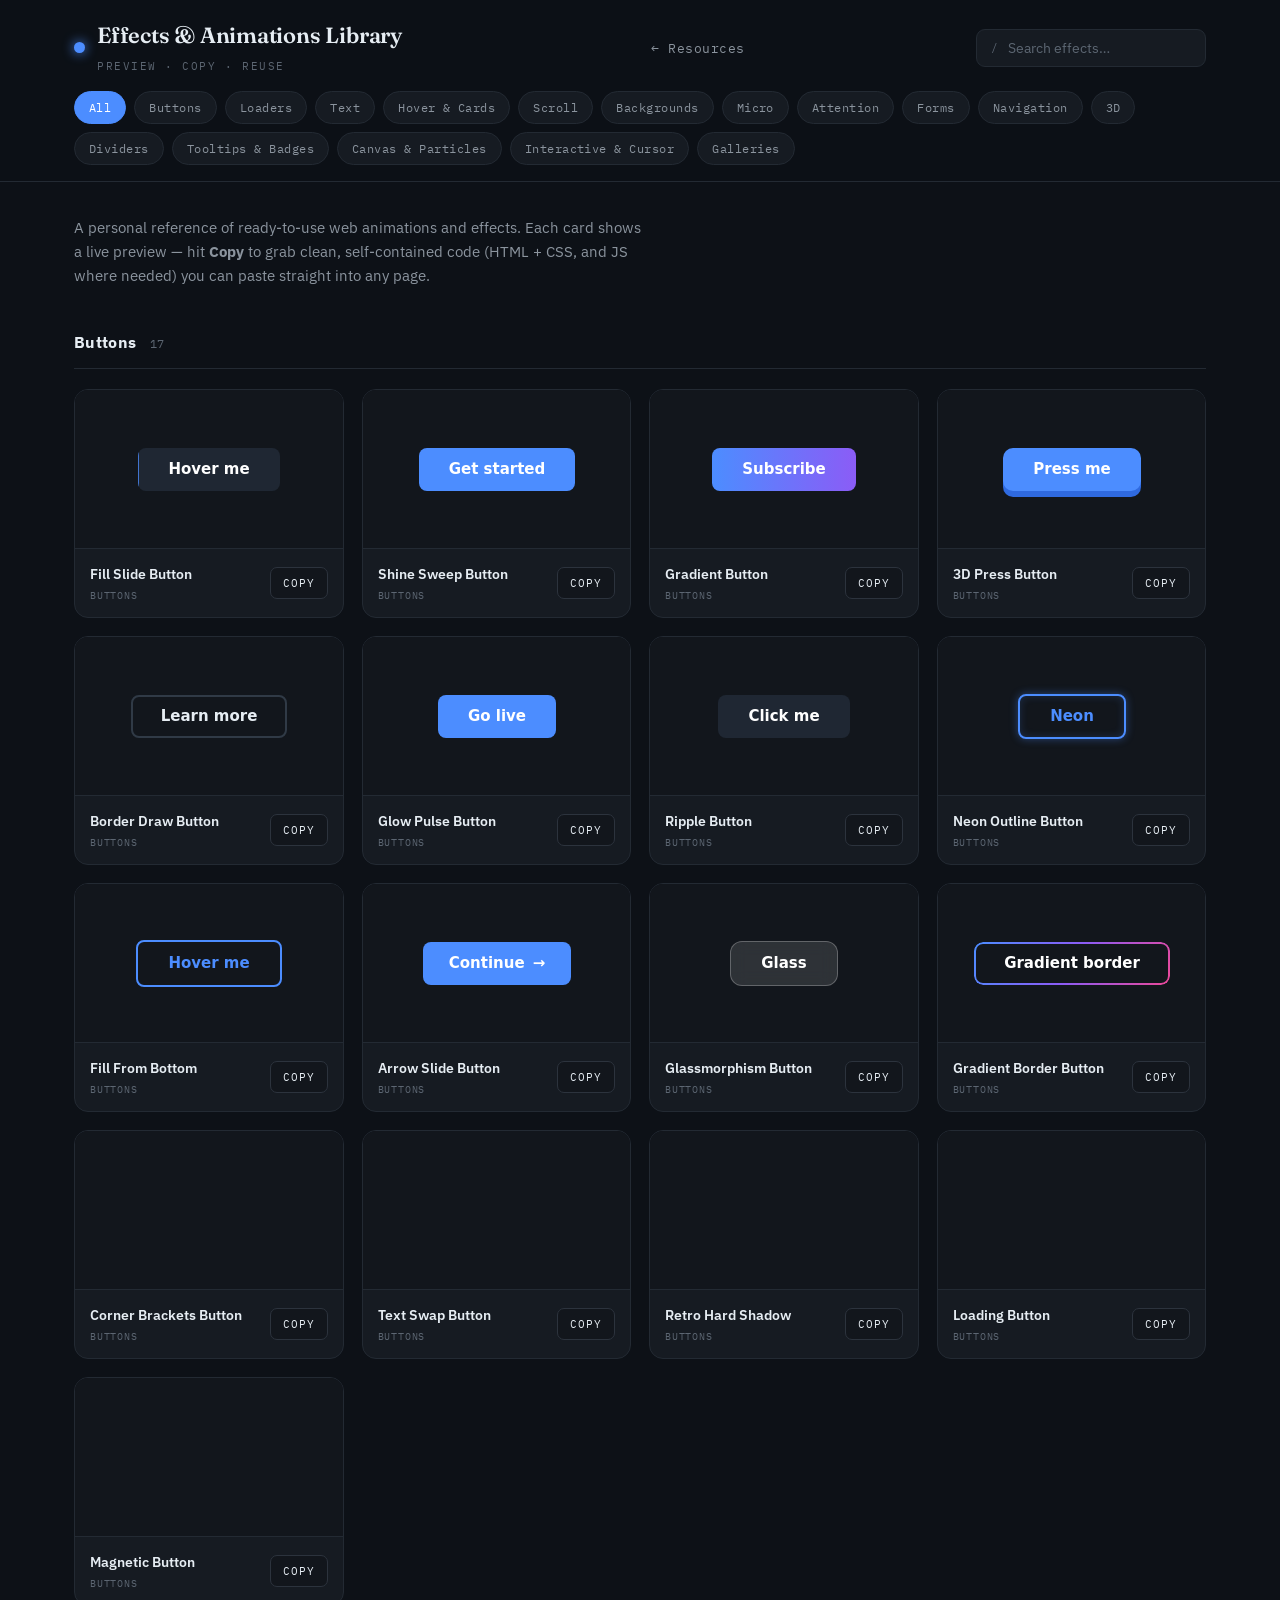
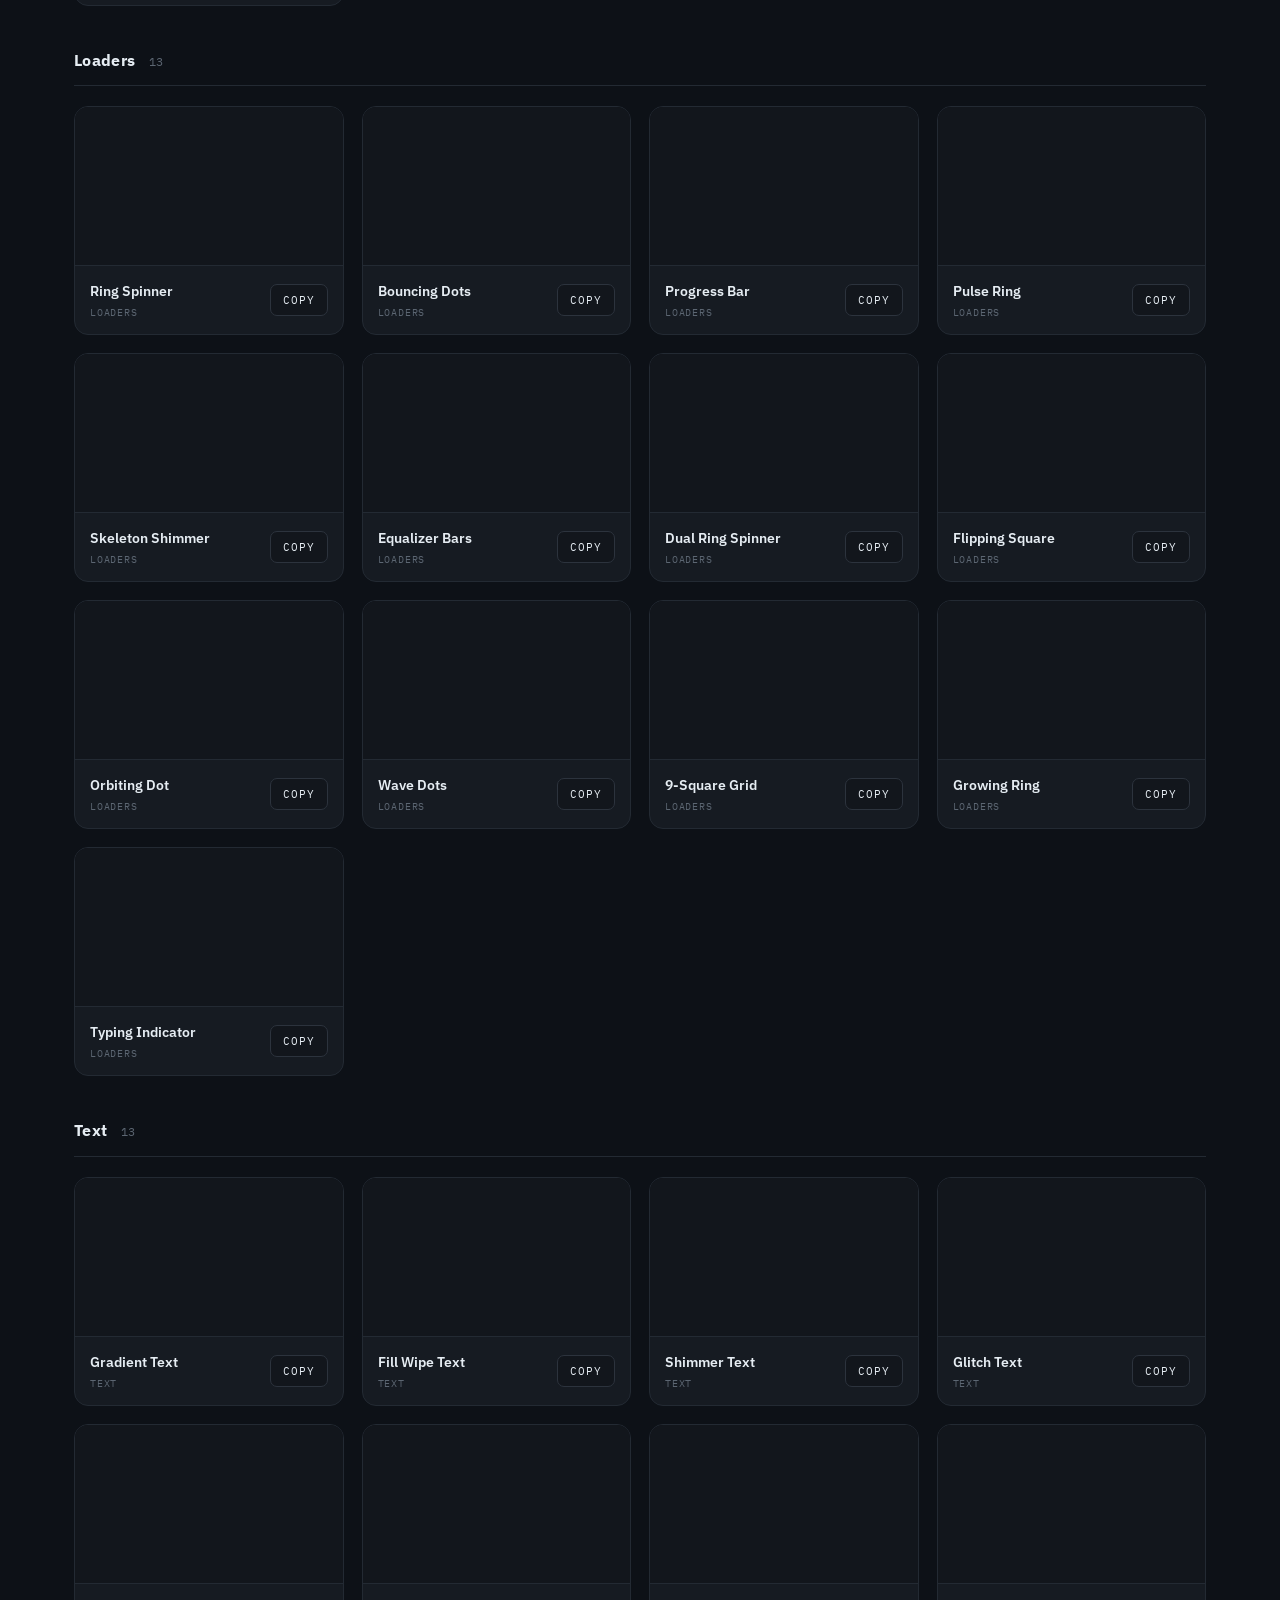
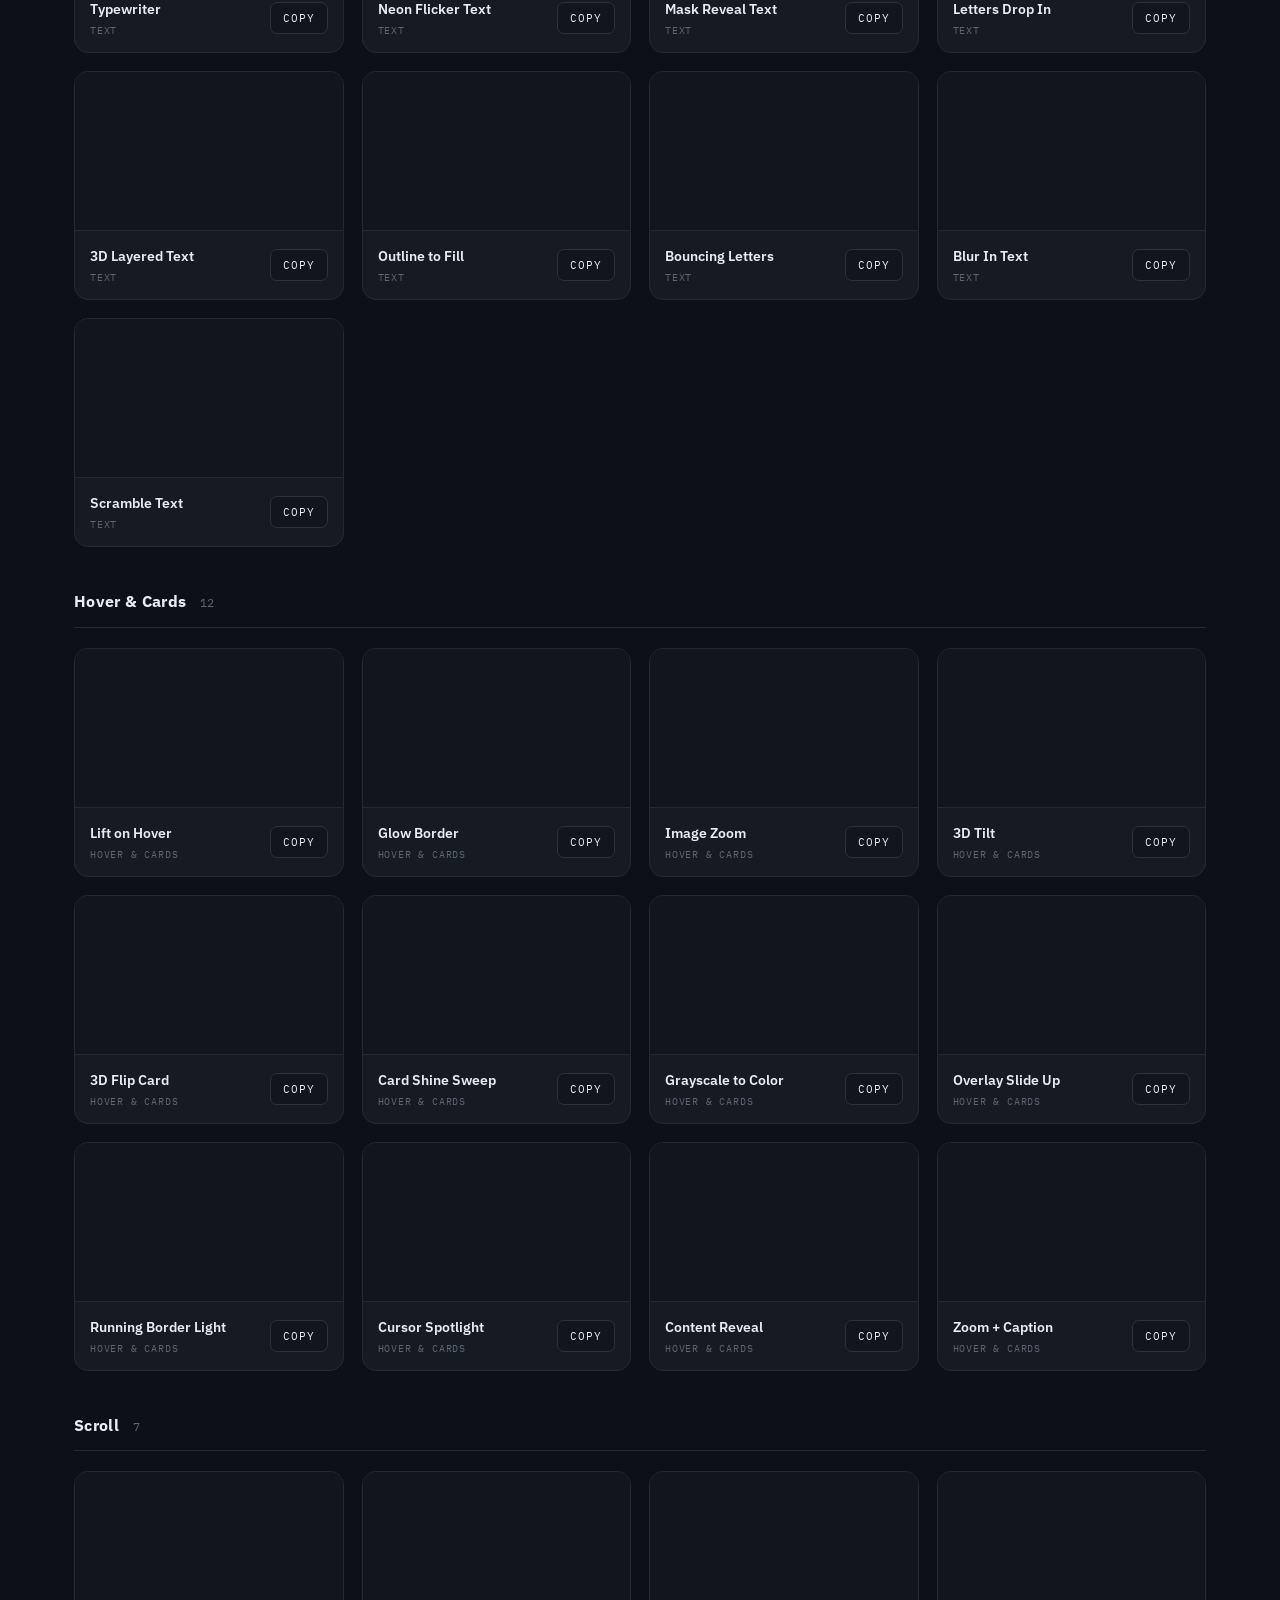
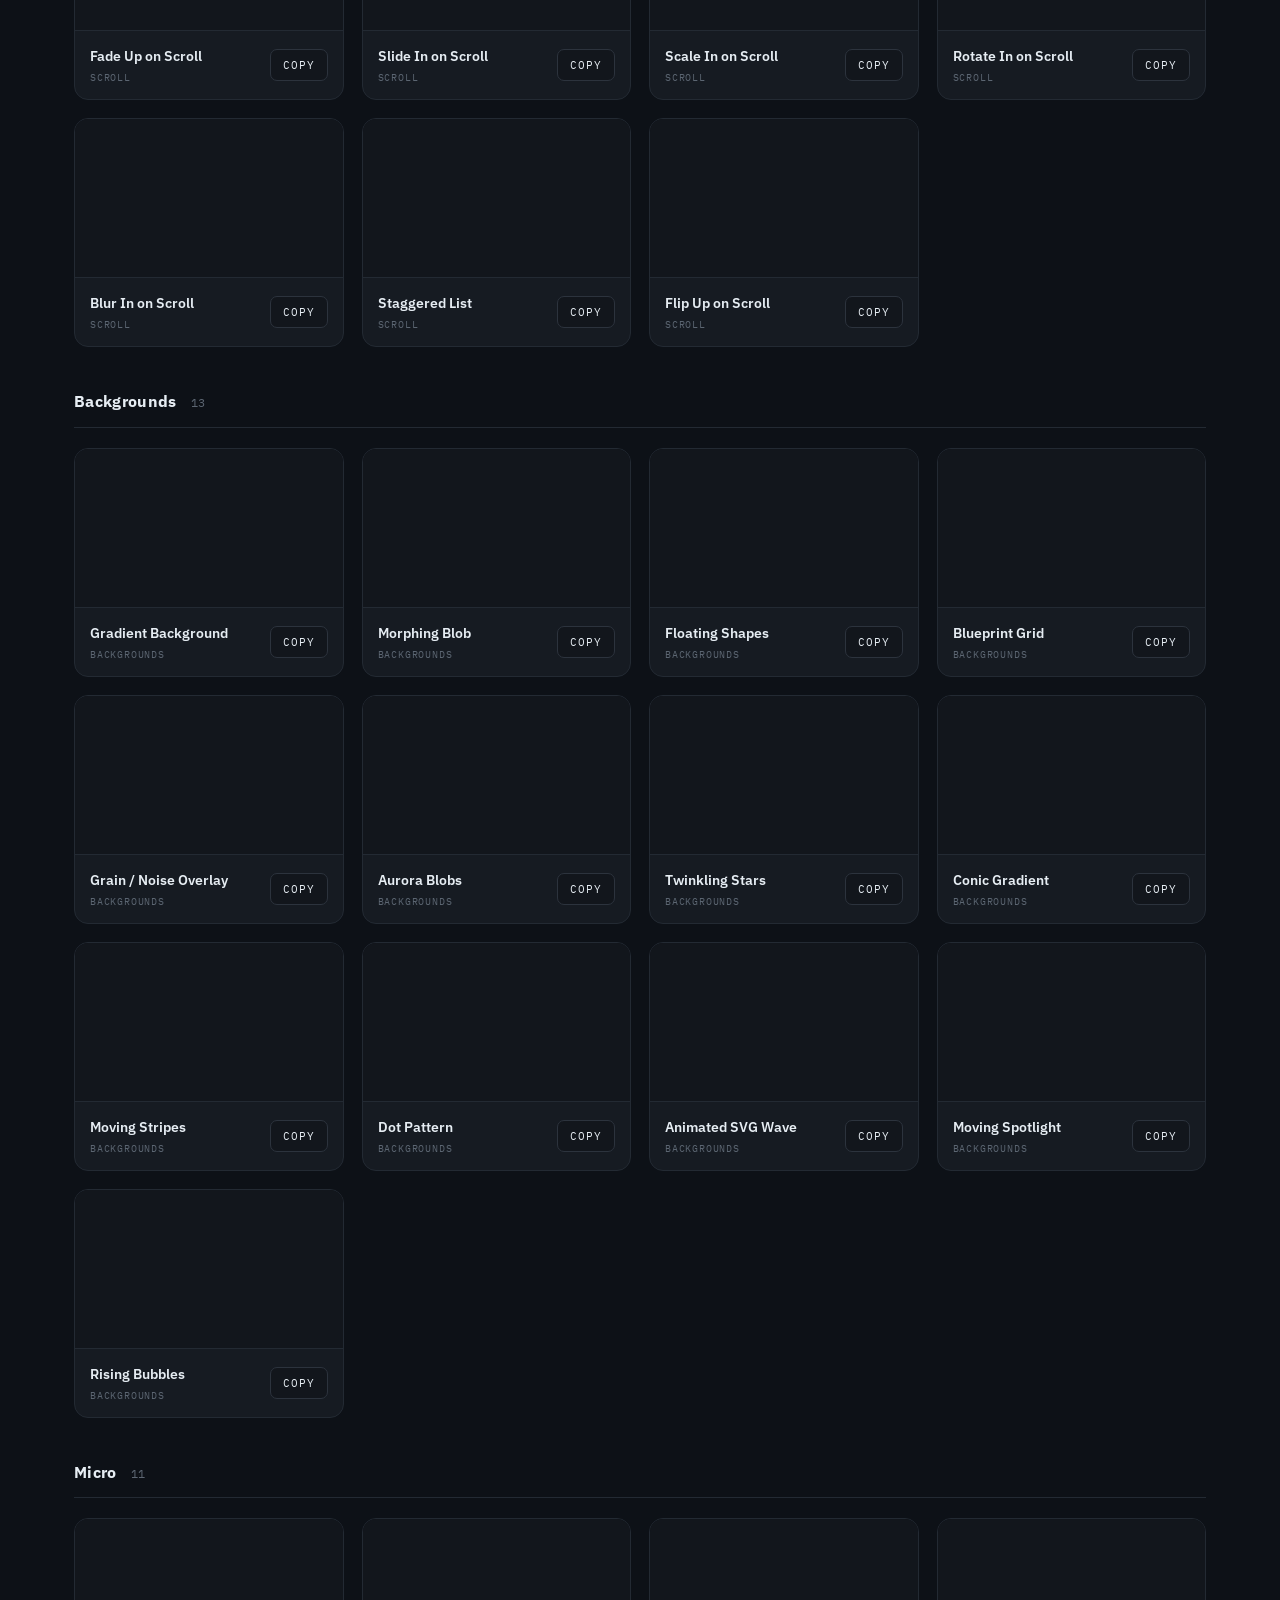
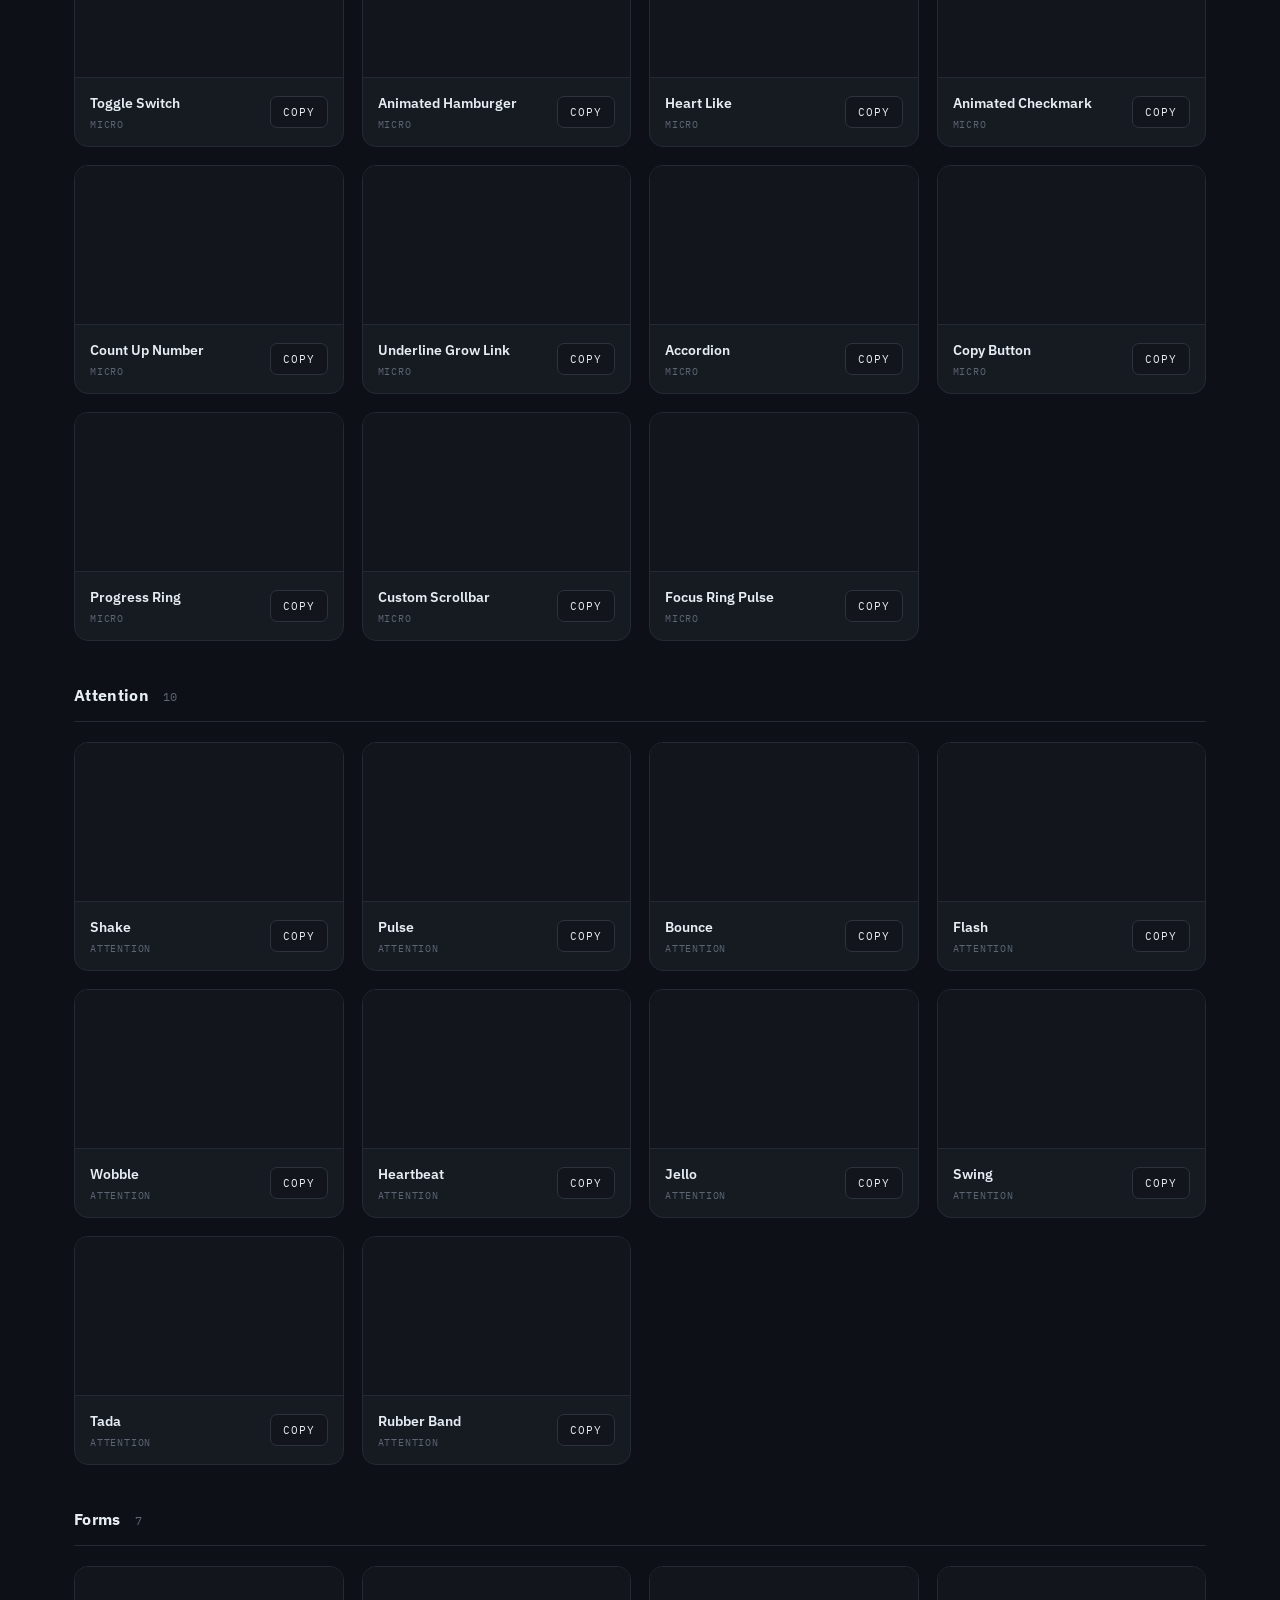
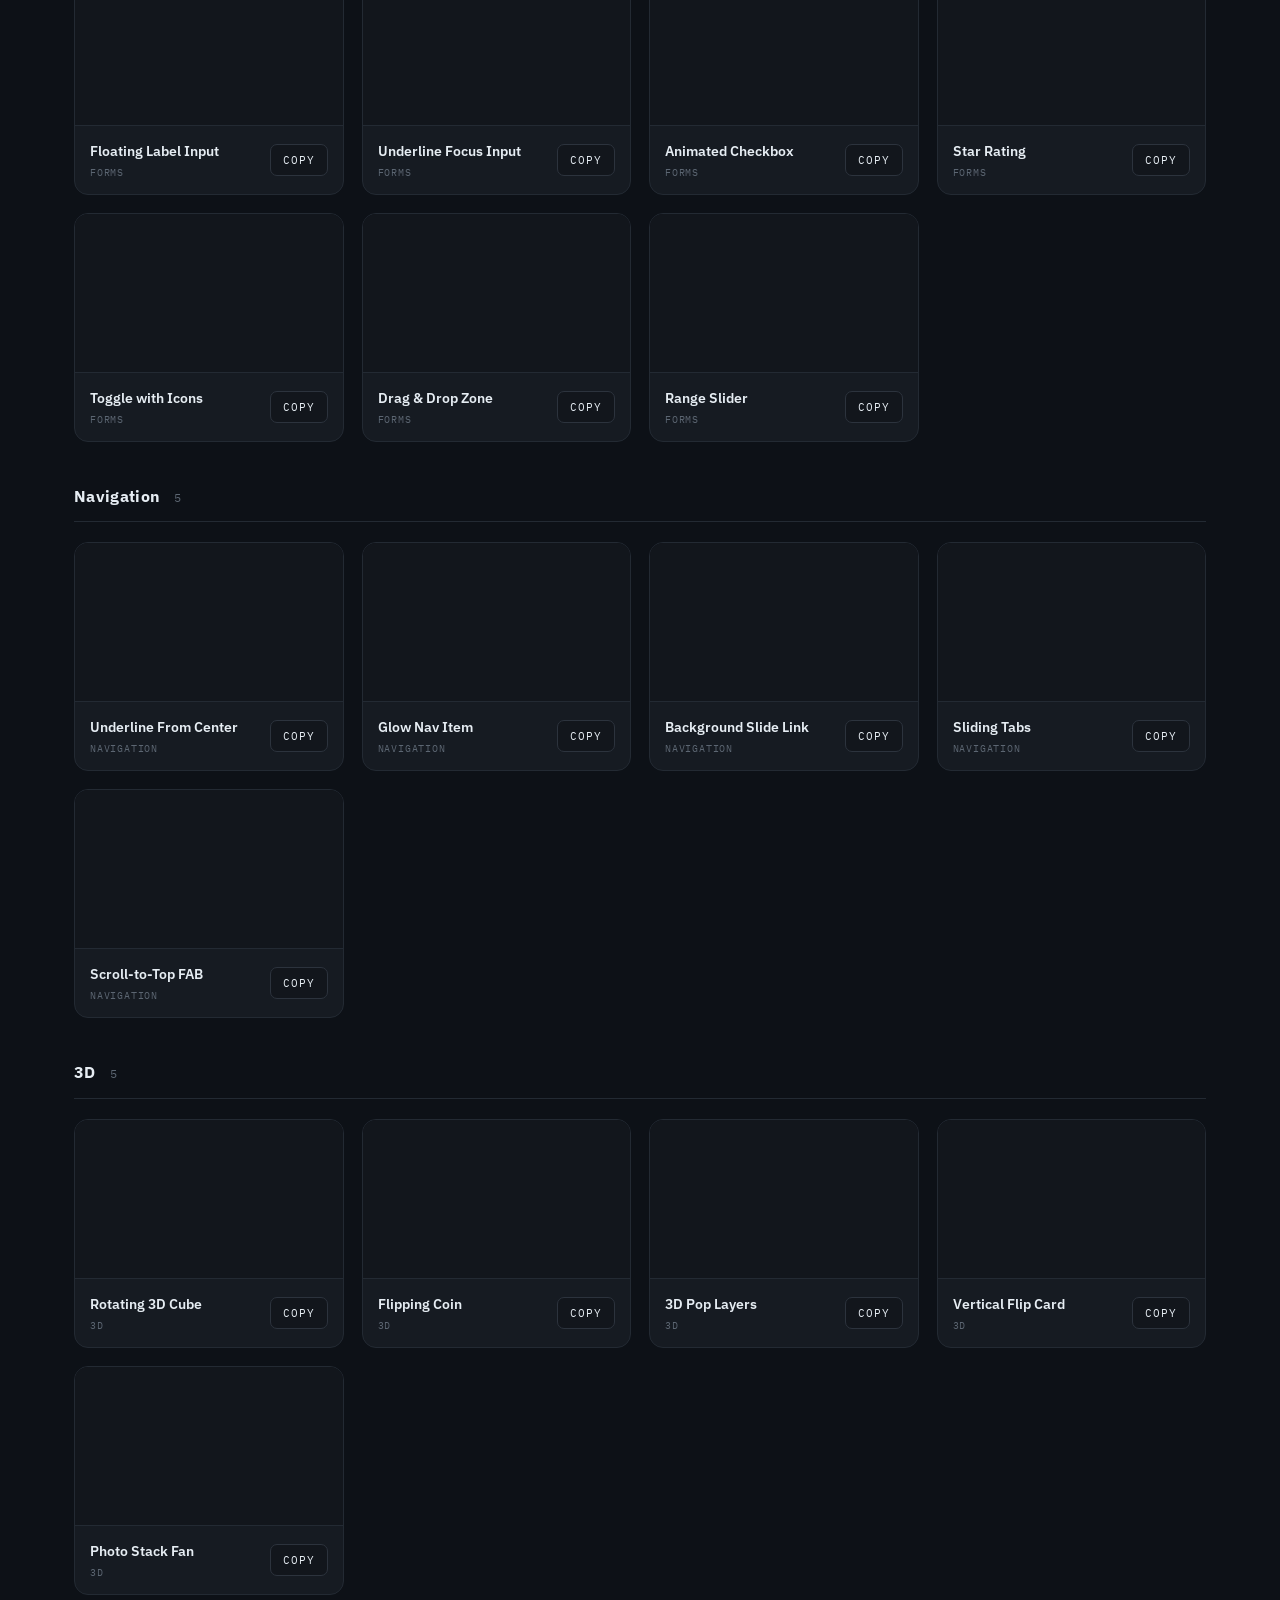
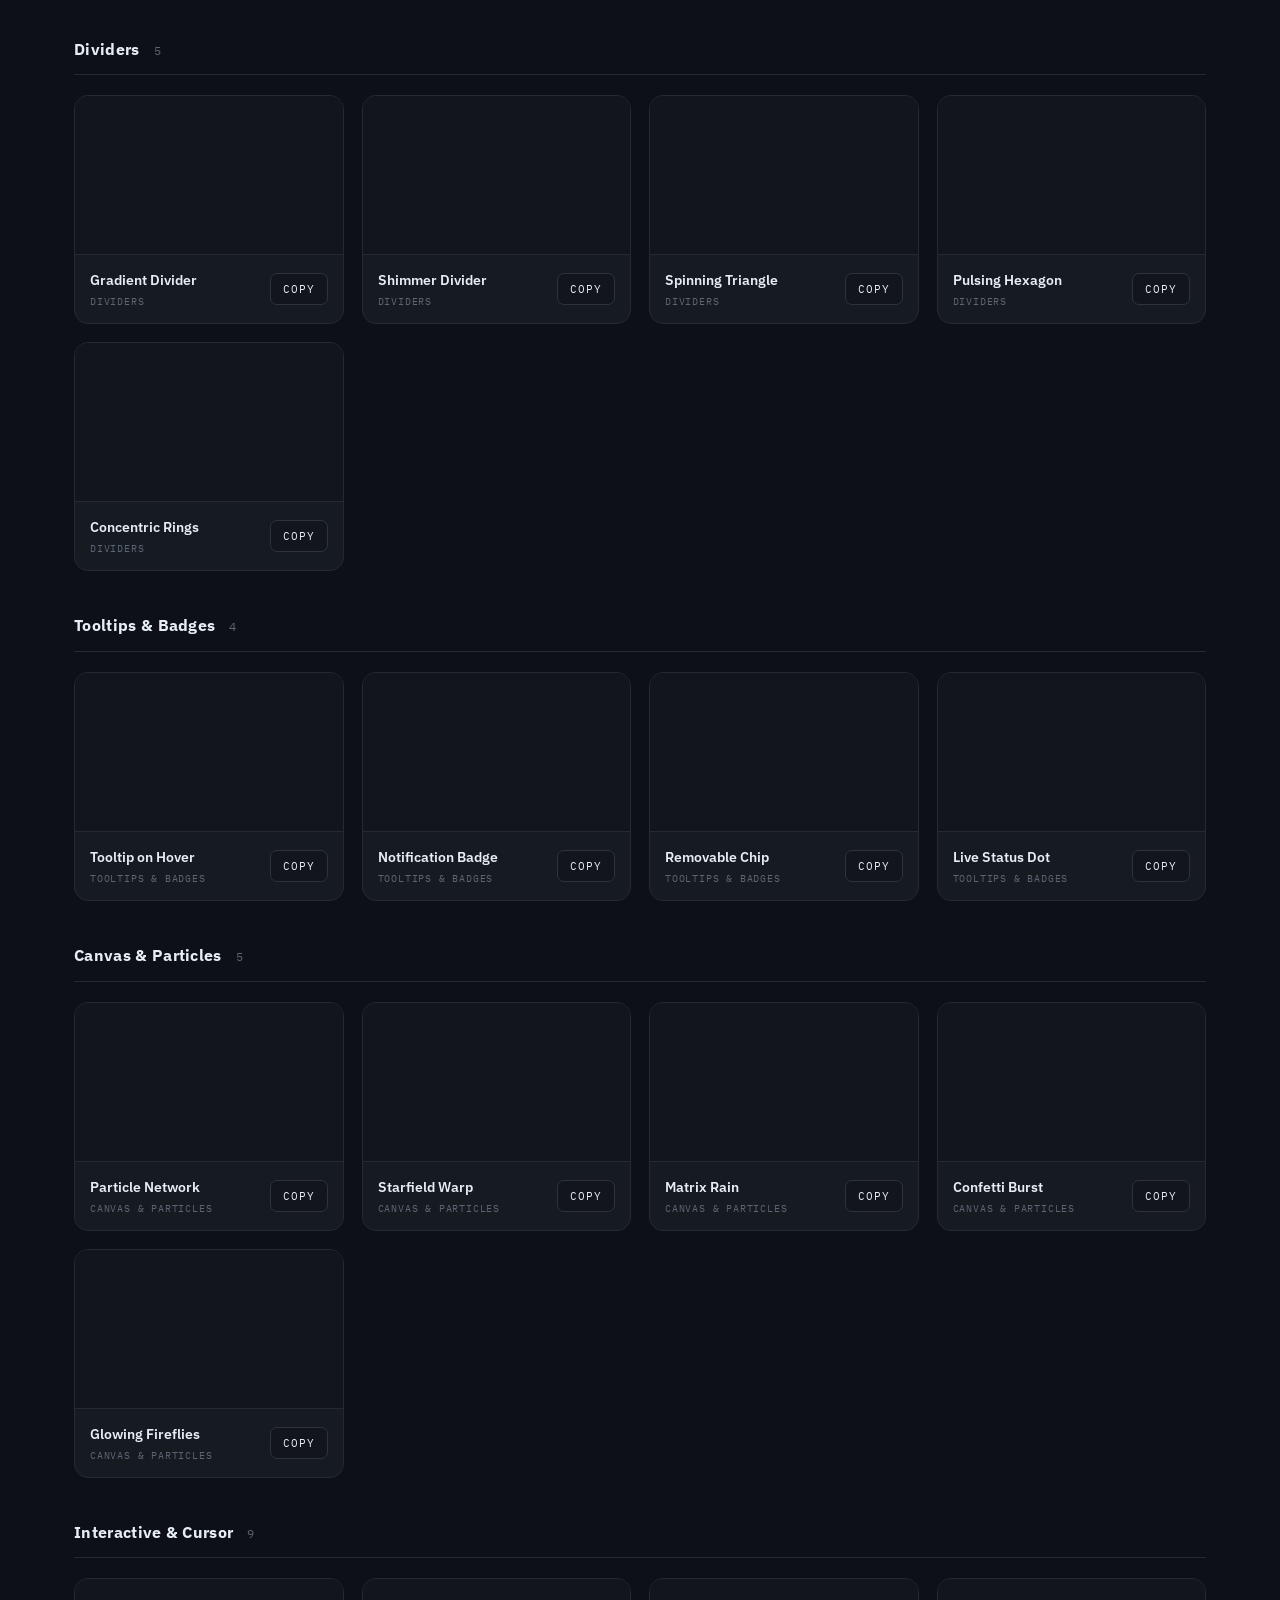
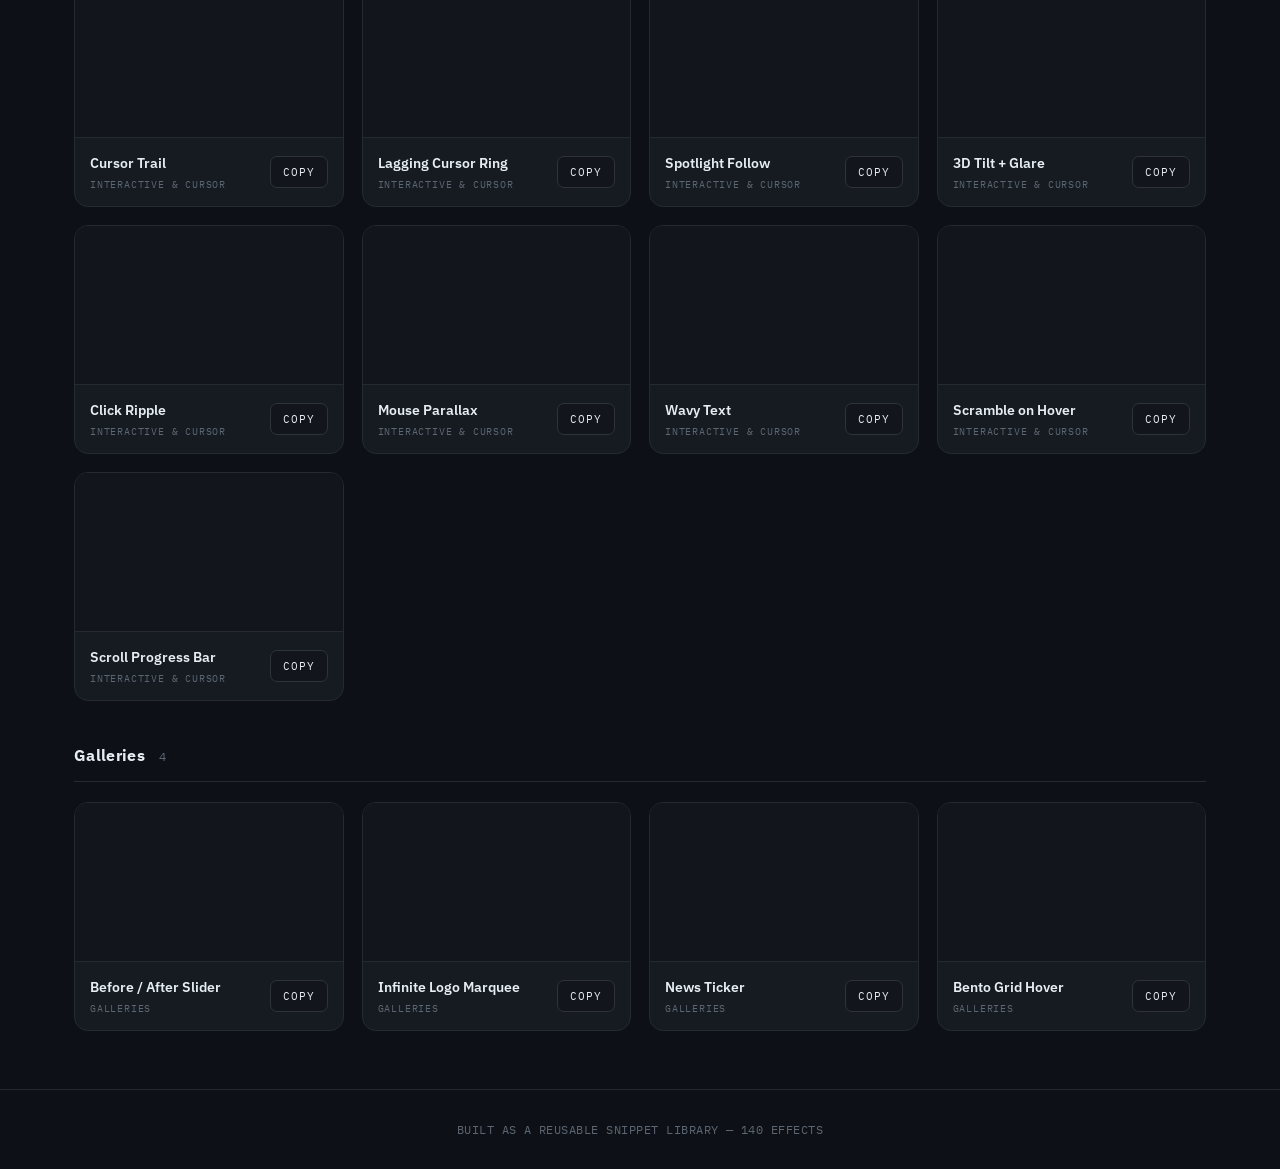
<file: effects-library.html>
<!DOCTYPE html>
<html lang="en">
<head>
<meta charset="UTF-8">
<meta name="viewport" content="width=device-width, initial-scale=1.0">
<title>Web Effects & Animations Library</title>
<link rel="preconnect" href="https://fonts.googleapis.com">
<link rel="preconnect" href="https://fonts.gstatic.com" crossorigin>
<link href="https://fonts.googleapis.com/css2?family=Fraunces:opsz,wght@9..144,500;9..144,600&family=IBM+Plex+Mono:wght@400;500&family=IBM+Plex+Sans:wght@400;500;600;700&display=swap" rel="stylesheet">
<style>
  :root{
    --bg:#0d1117; --panel:#161b22; --panel-2:#12161c;
    --border:#232a33; --border-2:#2c333d;
    --text:#e6edf3; --muted:#8b949e; --dim:#5c6672;
    --accent:#4c8dff;
  }
  *{box-sizing:border-box;margin:0;padding:0}
  html{scroll-behavior:smooth}
  body{background:var(--bg);color:var(--text);font-family:"IBM Plex Sans",system-ui,sans-serif;font-size:15px;line-height:1.6;-webkit-font-smoothing:antialiased}
  .mono{font-family:"IBM Plex Mono",monospace}
  .wrap{max-width:1180px;margin:0 auto;padding:0 24px}

  /* header */
  header{position:sticky;top:0;z-index:30;background:rgba(13,17,23,.86);backdrop-filter:blur(12px);border-bottom:1px solid var(--border)}
  .head-top{display:flex;align-items:center;justify-content:space-between;gap:20px;padding:18px 0 14px;flex-wrap:wrap}
  .title{display:flex;align-items:center;gap:12px}
  .title .dot{width:11px;height:11px;border-radius:50%;background:var(--accent);box-shadow:0 0 12px var(--accent)}
  .title h1{font-family:"Fraunces",Georgia,serif;font-size:22px;font-weight:600;letter-spacing:-.01em}
  .title .sub{font-family:"IBM Plex Mono",monospace;font-size:11px;color:var(--dim);letter-spacing:.14em;text-transform:uppercase}
  .search{display:flex;align-items:center;gap:10px;background:var(--panel);border:1px solid var(--border);border-radius:9px;padding:9px 14px;min-width:230px}
  .rlink{font-family:"IBM Plex Mono",monospace;font-size:12.5px;letter-spacing:.04em;color:var(--muted);text-decoration:none;margin-left:18px;transition:color .2s;white-space:nowrap}
  .rlink:hover{color:var(--accent)}
  .search input{background:none;border:none;outline:none;color:var(--text);font-size:14px;width:100%;font-family:inherit}
  .search input::placeholder{color:var(--dim)}
  .search .k{font-family:"IBM Plex Mono",monospace;font-size:11px;color:var(--dim)}
  .chips{display:flex;gap:8px;padding:0 0 16px;flex-wrap:wrap;overflow-x:auto}
  .chip{font-family:"IBM Plex Mono",monospace;font-size:12px;letter-spacing:.04em;color:var(--muted);background:var(--panel);border:1px solid var(--border);padding:8px 14px;border-radius:99px;cursor:pointer;white-space:nowrap;transition:.18s}
  .chip:hover{border-color:var(--border-2);color:var(--text)}
  .chip.active{background:var(--accent);border-color:var(--accent);color:#fff}

  /* intro */
  .intro{padding:34px 0 8px}
  .intro p{color:var(--muted);max-width:64ch}
  .intro .hint{font-family:"IBM Plex Mono",monospace;font-size:12px;color:var(--dim);margin-top:10px;letter-spacing:.02em}

  /* sections */
  section.cat{padding:34px 0 8px}
  .cat-head{display:flex;align-items:baseline;gap:14px;margin-bottom:20px;border-bottom:1px solid var(--border);padding-bottom:12px}
  .cat-head h2{font-size:16px;font-weight:700;letter-spacing:.02em}
  .cat-head .count{font-family:"IBM Plex Mono",monospace;font-size:12px;color:var(--dim)}

  .grid{display:grid;grid-template-columns:repeat(auto-fill,minmax(258px,1fr));gap:18px}
  .item{background:var(--panel);border:1px solid var(--border);border-radius:14px;overflow:hidden;transition:border-color .2s}
  .item:hover{border-color:var(--border-2)}
  .frame-wrap{position:relative;background:var(--panel-2);border-bottom:1px solid var(--border)}
  .frame{width:100%;height:158px;border:0;display:block;background:var(--panel-2)}
  .replay{position:absolute;top:10px;right:10px;font-family:"IBM Plex Mono",monospace;font-size:10px;letter-spacing:.1em;text-transform:uppercase;color:var(--text);background:rgba(13,17,23,.82);border:1px solid var(--border-2);border-radius:6px;padding:5px 9px;opacity:0;transition:.2s;cursor:pointer;z-index:2}
  .frame-wrap:hover .replay{opacity:1}
  .replay:hover{border-color:var(--accent);color:var(--accent)}
  .replay:active{transform:scale(.94)}
  .foot{display:flex;align-items:center;justify-content:space-between;gap:10px;padding:13px 15px}
  .name{font-size:13.5px;font-weight:600}
  .cat-tag{font-family:"IBM Plex Mono",monospace;font-size:10px;color:var(--dim);letter-spacing:.08em;text-transform:uppercase;margin-top:2px;display:block}
  .copy{font-family:"IBM Plex Mono",monospace;font-size:11px;letter-spacing:.08em;text-transform:uppercase;color:var(--text);background:var(--panel-2);border:1px solid var(--border-2);border-radius:7px;padding:8px 12px;cursor:pointer;transition:.18s;white-space:nowrap;flex:none}
  .copy:hover{border-color:var(--accent);color:var(--accent)}
  .copy.done{background:var(--accent);border-color:var(--accent);color:#fff}

  .empty{display:none;padding:60px 0;text-align:center;color:var(--dim);font-family:"IBM Plex Mono",monospace}

  /* toast */
  .toast{position:fixed;bottom:26px;left:50%;transform:translateX(-50%) translateY(20px);background:var(--accent);color:#fff;font-weight:600;font-size:14px;padding:12px 22px;border-radius:10px;box-shadow:0 10px 30px rgba(0,0,0,.4);opacity:0;pointer-events:none;transition:.3s;z-index:50}
  .toast.show{opacity:1;transform:translateX(-50%) translateY(0)}

  footer{border-top:1px solid var(--border);margin-top:50px;padding:30px 0;text-align:center;color:var(--dim);font-family:"IBM Plex Mono",monospace;font-size:12px;letter-spacing:.04em}

  @media(max-width:600px){
    .head-top{padding-bottom:12px}
    .search{min-width:0;flex:1}
    .grid{grid-template-columns:1fr}
  }
  :focus-visible{outline:2px solid var(--accent);outline-offset:2px}
</style>
</head>
<body>

<header>
  <div class="wrap">
    <div class="head-top">
      <div class="title">
        <span class="dot"></span>
        <div>
          <h1>Effects &amp; Animations Library</h1>
          <span class="sub">Preview · Copy · Reuse</span>
        </div>
      </div>
      <a href="resources.html" class="rlink">← Resources</a>
      <label class="search">
        <span class="k">/</span>
        <input id="search" type="text" placeholder="Search effects…" autocomplete="off">
      </label>
    </div>
    <div class="chips" id="chips"></div>
  </div>
</header>

<div class="wrap">
  <div class="intro">
    <p>A personal reference of ready-to-use web animations and effects. Each card shows a live preview — hit <b>Copy</b> to grab clean, self-contained code (HTML + CSS, and JS where needed) you can paste straight into any page.</p>
  </div>

  <div id="sections"></div>
  <div class="empty" id="empty">// No effects match your search.</div>
</div>

<footer>BUILT AS A REUSABLE SNIPPET LIBRARY — <span id="total">0</span> EFFECTS</footer>

<div class="toast" id="toast">Copied to clipboard ✓</div>

<script>
/* ---------- SHELL for previews (each preview is an isolated iframe) ---------- */
const SHELL = '<!doctype html><meta charset="utf-8"><style>*{box-sizing:border-box}html,body{margin:0;height:100%}body{display:grid;place-items:center;background:#12161c;color:#e6edf3;font-family:system-ui,sans-serif;padding:16px;overflow:hidden}</style>';

/* ---------- SNIPPETS (the copyable code) ---------- */
const S = {
/* BUTTONS */
btnFill:
`<!-- Fill Slide Button -->
<button class="btn-fill">Hover me</button>
<style>
.btn-fill{position:relative;overflow:hidden;padding:14px 30px;border:none;border-radius:8px;
  background:#1f2733;color:#fff;font:600 15px/1 system-ui;cursor:pointer;isolation:isolate}
.btn-fill::before{content:"";position:absolute;inset:0;background:#4c8dff;
  transform:translateX(-100%);transition:transform .35s ease;z-index:-1}
.btn-fill:hover::before{transform:translateX(0)}
</style>`,

btnShine:
`<!-- Shine Sweep Button -->
<button class="btn-shine">Get started</button>
<style>
.btn-shine{position:relative;overflow:hidden;padding:14px 30px;border:none;border-radius:8px;
  background:#4c8dff;color:#fff;font:600 15px/1 system-ui;cursor:pointer}
.btn-shine::after{content:"";position:absolute;top:0;left:-75%;width:50%;height:100%;
  background:linear-gradient(120deg,transparent,rgba(255,255,255,.6),transparent);
  transform:skewX(-20deg);transition:left .6s ease}
.btn-shine:hover::after{left:125%}
</style>`,

btnGrad:
`<!-- Animated Gradient Button -->
<button class="btn-grad">Subscribe</button>
<style>
.btn-grad{padding:14px 30px;border:none;border-radius:8px;color:#fff;font:600 15px/1 system-ui;
  cursor:pointer;background:linear-gradient(90deg,#4c8dff,#8b5cf6,#ec4899,#4c8dff);
  background-size:300% 100%;animation:btnGrad 4s linear infinite}
@keyframes btnGrad{to{background-position:300% 0}}
</style>`,

btn3d:
`<!-- 3D Press Button -->
<button class="btn-3d">Press me</button>
<style>
.btn-3d{padding:14px 30px;border:none;border-radius:10px;color:#fff;font:600 15px/1 system-ui;
  cursor:pointer;background:#4c8dff;box-shadow:0 6px 0 #2f6ae0;transition:.08s}
.btn-3d:active{transform:translateY(6px);box-shadow:0 0 0 #2f6ae0}
</style>`,

btnBorder:
`<!-- Border Draw Button -->
<button class="btn-border">Learn more</button>
<style>
.btn-border{position:relative;padding:14px 30px;border:none;background:transparent;color:#e6edf3;
  font:600 15px/1 system-ui;cursor:pointer}
.btn-border::before,.btn-border::after{content:"";position:absolute;inset:0;border-radius:8px}
.btn-border::before{border:2px solid #303a46}
.btn-border::after{border:2px solid #4c8dff;clip-path:inset(0 100% 100% 0);transition:clip-path .4s}
.btn-border:hover::after{clip-path:inset(0 0 0 0)}
</style>`,

btnGlow:
`<!-- Glow Pulse Button -->
<button class="btn-glow">Go live</button>
<style>
.btn-glow{padding:14px 30px;border:none;border-radius:8px;background:#4c8dff;color:#fff;
  font:600 15px/1 system-ui;cursor:pointer;animation:btnGlow 1.8s ease-in-out infinite}
@keyframes btnGlow{0%,100%{box-shadow:0 0 0 0 rgba(76,141,255,.6)}
  50%{box-shadow:0 0 22px 4px rgba(76,141,255,.55)}}
</style>`,

btnRipple:
`<!-- Ripple Button (material click) -->
<button class="btn-ripple">Click me</button>
<style>
.btn-ripple{position:relative;overflow:hidden;padding:14px 30px;border:none;border-radius:8px;
  background:#1f2733;color:#fff;font:600 15px/1 system-ui;cursor:pointer}
.btn-ripple .r{position:absolute;border-radius:50%;background:rgba(76,141,255,.5);
  transform:translate(-50%,-50%) scale(0);animation:btnRipple .6s linear;pointer-events:none}
@keyframes btnRipple{to{transform:translate(-50%,-50%) scale(18);opacity:0}}
</style>
<script>
document.querySelector('.btn-ripple').addEventListener('click',function(e){
  var r=document.createElement('span');r.className='r';
  var rect=this.getBoundingClientRect();
  r.style.left=(e.clientX-rect.left)+'px';r.style.top=(e.clientY-rect.top)+'px';
  r.style.width=r.style.height='10px';this.appendChild(r);
  setTimeout(function(){r.remove()},600);
});
<\/script>`,

/* LOADERS */
ldSpinner:
`<!-- Ring Spinner -->
<div class="spinner"></div>
<style>
.spinner{width:44px;height:44px;border-radius:50%;border:4px solid #263040;
  border-top-color:#4c8dff;animation:spin .8s linear infinite}
@keyframes spin{to{transform:rotate(360deg)}}
</style>`,

ldDots:
`<!-- Bouncing Dots -->
<div class="dots"><span></span><span></span><span></span></div>
<style>
.dots{display:flex;gap:8px}
.dots span{width:12px;height:12px;border-radius:50%;background:#4c8dff;animation:dotB 1s infinite}
.dots span:nth-child(2){animation-delay:.15s}
.dots span:nth-child(3){animation-delay:.3s}
@keyframes dotB{0%,100%{transform:translateY(0);opacity:.5}50%{transform:translateY(-12px);opacity:1}}
</style>`,

ldBar:
`<!-- Indeterminate Progress Bar -->
<div class="bar"><div class="bar-fill"></div></div>
<style>
.bar{width:200px;height:6px;border-radius:99px;background:#263040;overflow:hidden}
.bar-fill{width:40%;height:100%;border-radius:99px;background:#4c8dff;
  animation:barSlide 1.2s ease-in-out infinite}
@keyframes barSlide{0%{transform:translateX(-120%)}100%{transform:translateX(350%)}}
</style>`,

ldPulse:
`<!-- Pulse Ring -->
<div class="pulse"></div>
<style>
.pulse{width:30px;height:30px;border-radius:50%;background:#4c8dff;position:relative}
.pulse::before{content:"";position:absolute;inset:0;border-radius:50%;background:#4c8dff;
  animation:pulseR 1.4s ease-out infinite}
@keyframes pulseR{0%{transform:scale(1);opacity:.7}100%{transform:scale(2.6);opacity:0}}
</style>`,

ldSkeleton:
`<!-- Skeleton Shimmer Loader -->
<div class="skel"></div>
<style>
.skel{width:220px;height:60px;border-radius:8px;
  background:linear-gradient(90deg,#1b2230 25%,#263040 37%,#1b2230 63%);
  background-size:400% 100%;animation:skel 1.4s ease infinite}
@keyframes skel{0%{background-position:100% 0}100%{background-position:-100% 0}}
</style>`,

/* TEXT */
txtGrad:
`<!-- Animated Gradient Text -->
<h2 class="grad-text">Gradient</h2>
<style>
.grad-text{font:800 44px/1 system-ui;
  background:linear-gradient(90deg,#4c8dff,#8b5cf6,#ec4899,#4c8dff);
  background-size:300%;-webkit-background-clip:text;background-clip:text;color:transparent;
  animation:gradText 4s linear infinite}
@keyframes gradText{to{background-position:300% 0}}
</style>`,

txtFill:
`<!-- Fill Wipe Text (left-to-right color fill) -->
<h2 class="fill-text" data-text="AZRAQ">AZRAQ</h2>
<style>
.fill-text{position:relative;font:900 46px/1 system-ui;color:transparent;
  -webkit-text-stroke:1.4px #4c8dff}
.fill-text::after{content:attr(data-text);position:absolute;left:0;top:0;color:#4c8dff;
  width:0;overflow:hidden;white-space:nowrap;
  animation:fillWipe 1.6s cubic-bezier(.7,0,.2,1) .3s forwards}
/* change 1.6s to speed up / slow down the fill */
@keyframes fillWipe{to{width:100%}}
</style>`,

txtShimmer:
`<!-- Shimmer Text -->
<h2 class="shine-text">Premium</h2>
<style>
.shine-text{font:800 40px/1 system-ui;
  background:linear-gradient(90deg,#3a4453 40%,#fff 50%,#3a4453 60%);
  background-size:200%;-webkit-background-clip:text;background-clip:text;
  -webkit-text-fill-color:transparent;animation:shineText 2.5s linear infinite}
@keyframes shineText{to{background-position:-200% 0}}
</style>`,

txtGlitch:
`<!-- Glitch Text -->
<h2 class="glitch" data-text="GLITCH">GLITCH</h2>
<style>
.glitch{position:relative;font:800 44px/1 system-ui;color:#e6edf3}
.glitch::before,.glitch::after{content:attr(data-text);position:absolute;inset:0}
.glitch::before{color:#ec4899;animation:gl1 2s infinite}
.glitch::after{color:#4c8dff;animation:gl2 2s infinite}
@keyframes gl1{0%,100%{clip-path:inset(0 0 85% 0);transform:translateX(0)}
  40%{clip-path:inset(40% 0 40% 0);transform:translateX(-3px)}}
@keyframes gl2{0%,100%{clip-path:inset(85% 0 0 0);transform:translateX(0)}
  40%{clip-path:inset(50% 0 20% 0);transform:translateX(3px)}}
</style>`,

txtType:
`<!-- Typewriter (rotating words) -->
<span class="type"></span><span class="caret">|</span>
<style>
.type{font:600 22px/1 system-ui;color:#e6edf3}
.caret{font:600 22px/1 system-ui;color:#4c8dff;animation:blink .8s step-end infinite}
@keyframes blink{50%{opacity:0}}
</style>
<script>
var words=["design.","develop.","deploy."],wi=0,ci=0,del=false;
var el=document.querySelector('.type');
(function loop(){var w=words[wi];el.textContent=w.slice(0,ci);
  if(!del&&ci<w.length){ci++}else if(del&&ci>0){ci--}
  else{del=!del;if(!del)wi=(wi+1)%words.length}
  setTimeout(loop,del?60:120);})();
<\/script>`,

/* HOVER / CARDS */
cardLift:
`<!-- Lift on Hover -->
<div class="card-lift">Hover card</div>
<style>
.card-lift{width:180px;height:110px;border-radius:12px;background:#1b2230;color:#e6edf3;
  display:grid;place-items:center;font:600 15px system-ui;cursor:pointer;
  transition:transform .3s ease,box-shadow .3s ease}
.card-lift:hover{transform:translateY(-8px);box-shadow:0 16px 30px rgba(0,0,0,.4)}
</style>`,

cardGlow:
`<!-- Glow Border on Hover -->
<div class="card-glow">Hover me</div>
<style>
.card-glow{position:relative;width:180px;height:110px;border-radius:12px;background:#1b2230;
  color:#e6edf3;display:grid;place-items:center;font:600 15px system-ui;cursor:pointer}
.card-glow::before{content:"";position:absolute;inset:-2px;border-radius:14px;z-index:-1;
  background:linear-gradient(120deg,#4c8dff,#8b5cf6,#ec4899);opacity:0;
  transition:opacity .35s;filter:blur(6px)}
.card-glow:hover::before{opacity:1}
</style>`,

cardZoom:
`<!-- Image Zoom Frame -->
<div class="zoom-frame"><div class="zoom-img"></div></div>
<style>
.zoom-frame{width:200px;height:120px;border-radius:12px;overflow:hidden;cursor:pointer}
.zoom-img{width:100%;height:100%;transition:transform .5s ease;
  background:linear-gradient(135deg,#4c8dff,#8b5cf6)}
.zoom-frame:hover .zoom-img{transform:scale(1.15)}
</style>`,

cardTilt:
`<!-- 3D Tilt (follows pointer) -->
<div class="tilt"><span>Tilt me</span></div>
<style>
.tilt{width:190px;height:120px;border-radius:14px;
  background:linear-gradient(135deg,#1f2733,#2b3545);display:grid;place-items:center;
  color:#e6edf3;font:600 15px system-ui;cursor:pointer;transition:transform .1s ease}
</style>
<script>
var t=document.querySelector('.tilt');
t.addEventListener('pointermove',function(e){var r=t.getBoundingClientRect();
  var x=(e.clientX-r.left)/r.width-.5,y=(e.clientY-r.top)/r.height-.5;
  t.style.transform='perspective(500px) rotateY('+(x*18)+'deg) rotateX('+(-y*18)+'deg)';});
t.addEventListener('pointerleave',function(){
  t.style.transform='perspective(500px) rotateY(0) rotateX(0)';});
<\/script>`,

/* SCROLL / ENTRANCE */
scFade:
`<!-- Fade Up on Scroll -->
<div class="reveal-up">I appear on scroll</div>
<style>
.reveal-up{padding:20px 26px;border-radius:10px;background:#1b2230;color:#e6edf3;
  font:600 15px system-ui;opacity:0;transform:translateY(30px);
  transition:opacity .7s ease,transform .7s ease}
.reveal-up.in{opacity:1;transform:none}
</style>
<script>
var io=new IntersectionObserver(function(es){es.forEach(function(e){
  if(e.isIntersecting)e.target.classList.add('in');});},{threshold:.2});
document.querySelectorAll('.reveal-up').forEach(function(el){io.observe(el);});
<\/script>`,

scSlide:
`<!-- Slide In on Scroll -->
<div class="reveal-slide">Slides in from left</div>
<style>
.reveal-slide{padding:20px 26px;border-radius:10px;background:#1b2230;color:#e6edf3;
  font:600 15px system-ui;opacity:0;transform:translateX(-40px);
  transition:opacity .7s ease,transform .7s ease}
.reveal-slide.in{opacity:1;transform:none}
</style>
<script>
var io=new IntersectionObserver(function(es){es.forEach(function(e){
  if(e.isIntersecting)e.target.classList.add('in');});},{threshold:.2});
document.querySelectorAll('.reveal-slide').forEach(function(el){io.observe(el);});
<\/script>`,

scScale:
`<!-- Scale In on Scroll -->
<div class="reveal-scale">Scales into view</div>
<style>
.reveal-scale{padding:20px 26px;border-radius:10px;background:#1b2230;color:#e6edf3;
  font:600 15px system-ui;opacity:0;transform:scale(.8);
  transition:opacity .6s ease,transform .6s cubic-bezier(.2,.8,.2,1)}
.reveal-scale.in{opacity:1;transform:none}
</style>
<script>
var io=new IntersectionObserver(function(es){es.forEach(function(e){
  if(e.isIntersecting)e.target.classList.add('in');});},{threshold:.2});
document.querySelectorAll('.reveal-scale').forEach(function(el){io.observe(el);});
<\/script>`,

/* BACKGROUNDS / SHAPES */
bgGrad:
`<!-- Animated Gradient Background -->
<div class="bg-grad"></div>
<style>
.bg-grad{width:100%;height:150px;border-radius:12px;
  background:linear-gradient(-45deg,#4c8dff,#8b5cf6,#ec4899,#22d3ee);
  background-size:400% 400%;animation:bgShift 8s ease infinite}
@keyframes bgShift{0%{background-position:0 50%}50%{background-position:100% 50%}
  100%{background-position:0 50%}}
</style>`,

bgBlob:
`<!-- Morphing Blob -->
<div class="blob"></div>
<style>
.blob{width:120px;height:120px;background:linear-gradient(135deg,#4c8dff,#8b5cf6);
  border-radius:42% 58% 63% 37%/41% 44% 56% 59%;animation:morph 6s ease-in-out infinite}
@keyframes morph{0%,100%{border-radius:42% 58% 63% 37%/41% 44% 56% 59%}
  50%{border-radius:63% 37% 41% 59%/58% 63% 37% 42%}}
</style>`,

bgFloat:
`<!-- Floating Shapes -->
<div class="float-wrap"><span></span><span></span><span></span></div>
<style>
.float-wrap{position:relative;width:200px;height:150px}
.float-wrap span{position:absolute;border-radius:50%;background:rgba(76,141,255,.5);
  animation:floatY 5s ease-in-out infinite}
.float-wrap span:nth-child(1){width:40px;height:40px;left:10px;top:20px}
.float-wrap span:nth-child(2){width:26px;height:26px;left:120px;top:40px;
  animation-delay:1s;background:rgba(236,72,153,.5)}
.float-wrap span:nth-child(3){width:34px;height:34px;left:70px;top:90px;
  animation-delay:2s;background:rgba(139,92,246,.5)}
@keyframes floatY{0%,100%{transform:translateY(0)}50%{transform:translateY(-22px)}}
</style>`,

bgGrid:
`<!-- Blueprint Grid Background -->
<div class="grid-bg"></div>
<style>
.grid-bg{width:100%;height:150px;border-radius:12px;background:#0d1117;
  background-image:linear-gradient(rgba(76,141,255,.15) 1px,transparent 1px),
    linear-gradient(90deg,rgba(76,141,255,.15) 1px,transparent 1px);
  background-size:24px 24px}
</style>`,

bgNoise:
`<!-- Grain / Noise Overlay -->
<div class="noise-box"><span>Content</span></div>
<style>
.noise-box{position:relative;width:200px;height:130px;border-radius:12px;overflow:hidden;
  background:linear-gradient(135deg,#4c8dff,#8b5cf6);display:grid;place-items:center;
  color:#fff;font:700 16px system-ui}
.noise-box::after{content:"";position:absolute;inset:0;opacity:.18;
  background-image:url("data:image/svg+xml,%3Csvg xmlns='http://www.w3.org/2000/svg' width='120' height='120'%3E%3Cfilter id='n'%3E%3CfeTurbulence type='fractalNoise' baseFrequency='.8' numOctaves='2'/%3E%3C/filter%3E%3Crect width='100%25' height='100%25' filter='url(%23n)'/%3E%3C/svg%3E")}
</style>`,

/* MICRO-INTERACTIONS */
miToggle:
`<!-- Toggle Switch -->
<label class="switch"><input type="checkbox"><span class="track"></span></label>
<style>
.switch input{display:none}
.switch .track{display:block;width:52px;height:28px;border-radius:99px;background:#303a46;
  position:relative;cursor:pointer;transition:background .3s}
.switch .track::after{content:"";position:absolute;top:3px;left:3px;width:22px;height:22px;
  border-radius:50%;background:#fff;transition:transform .3s}
.switch input:checked + .track{background:#4c8dff}
.switch input:checked + .track::after{transform:translateX(24px)}
</style>`,

miHam:
`<!-- Animated Hamburger -> X -->
<button class="ham" aria-label="menu"><span></span><span></span><span></span></button>
<style>
.ham{background:none;border:none;cursor:pointer;padding:6px;display:grid;gap:6px}
.ham span{width:30px;height:3px;border-radius:2px;background:#e6edf3;transition:.3s}
.ham.on span:nth-child(1){transform:translateY(9px) rotate(45deg)}
.ham.on span:nth-child(2){opacity:0}
.ham.on span:nth-child(3){transform:translateY(-9px) rotate(-45deg)}
</style>
<script>
document.querySelector('.ham').addEventListener('click',function(){this.classList.toggle('on');});
<\/script>`,

miHeart:
`<!-- Heart Like -->
<button class="heart" aria-label="like">&#10084;</button>
<style>
.heart{background:none;border:none;font-size:34px;color:#3a4453;cursor:pointer;transition:transform .2s}
.heart.liked{color:#ec4899;animation:heartPop .4s ease}
@keyframes heartPop{0%{transform:scale(1)}40%{transform:scale(1.4)}100%{transform:scale(1)}}
</style>
<script>
document.querySelector('.heart').addEventListener('click',function(){this.classList.toggle('liked');});
<\/script>`,

miCheck:
`<!-- Animated Checkmark -->
<svg class="check" viewBox="0 0 52 52"><circle cx="26" cy="26" r="24"/><path d="M14 27l8 8 16-16"/></svg>
<style>
.check{width:70px;height:70px}
.check circle{fill:none;stroke:#4c8dff;stroke-width:3;stroke-dasharray:151;stroke-dashoffset:151;
  animation:checkDraw .6s ease forwards}
.check path{fill:none;stroke:#4c8dff;stroke-width:4;stroke-linecap:round;stroke-linejoin:round;
  stroke-dasharray:48;stroke-dashoffset:48;animation:checkDraw .4s ease .5s forwards}
@keyframes checkDraw{to{stroke-dashoffset:0}}
</style>`,

miCount:
`<!-- Count Up Number -->
<span class="count" data-to="2026">0</span>
<style>.count{font:800 44px/1 system-ui;color:#4c8dff}</style>
<script>
var c=document.querySelector('.count'),to=+c.dataset.to,s=null;
function step(t){if(!s)s=t;var p=Math.min((t-s)/1500,1);
  c.textContent=Math.round(to*(1-Math.pow(1-p,3)));if(p<1)requestAnimationFrame(step);}
requestAnimationFrame(step);
<\/script>`,

miUnderline:
`<!-- Underline Grow Link -->
<a href="#" class="ulink">Read more</a>
<style>
.ulink{position:relative;color:#e6edf3;text-decoration:none;font:600 16px system-ui;padding-bottom:3px}
.ulink::after{content:"";position:absolute;left:0;bottom:0;width:100%;height:2px;background:#4c8dff;
  transform:scaleX(0);transform-origin:left;transition:transform .3s ease}
.ulink:hover::after{transform:scaleX(1)}
</style>`,

/* ===== MORE BUTTONS ===== */
btnNeon:
`<!-- Neon Outline Button -->
<button class="btn-neon">Neon</button>
<style>
.btn-neon{padding:13px 30px;background:transparent;border:2px solid #4c8dff;border-radius:8px;
  color:#4c8dff;font:600 15px/1 system-ui;cursor:pointer;transition:.3s;
  box-shadow:0 0 8px rgba(76,141,255,.4),inset 0 0 8px rgba(76,141,255,.2)}
.btn-neon:hover{background:#4c8dff;color:#0d1117;
  box-shadow:0 0 22px rgba(76,141,255,.8),0 0 40px rgba(76,141,255,.4)}
</style>`,

btnFillUp:
`<!-- Fill From Bottom -->
<button class="btn-up">Hover me</button>
<style>
.btn-up{position:relative;overflow:hidden;padding:14px 30px;border:2px solid #4c8dff;
  border-radius:8px;background:transparent;color:#4c8dff;font:600 15px/1 system-ui;cursor:pointer;z-index:1}
.btn-up::before{content:"";position:absolute;left:0;bottom:0;width:100%;height:0;
  background:#4c8dff;z-index:-1;transition:height .35s ease}
.btn-up:hover{color:#0d1117}
.btn-up:hover::before{height:100%}
</style>`,

btnArrow:
`<!-- Arrow Slide Button -->
<button class="btn-arrow">Continue <span>&rarr;</span></button>
<style>
.btn-arrow{padding:14px 26px;border:none;border-radius:8px;background:#4c8dff;color:#fff;
  font:600 15px/1 system-ui;cursor:pointer;display:inline-flex;align-items:center;gap:8px}
.btn-arrow span{transition:transform .25s ease}
.btn-arrow:hover span{transform:translateX(6px)}
</style>`,

btnGlass:
`<!-- Glassmorphism Button -->
<button class="btn-glass">Glass</button>
<style>
.btn-glass{padding:14px 30px;border:1px solid rgba(255,255,255,.25);border-radius:12px;
  background:rgba(255,255,255,.12);backdrop-filter:blur(8px);color:#fff;
  font:600 15px/1 system-ui;cursor:pointer;transition:.3s}
.btn-glass:hover{background:rgba(255,255,255,.22)}
</style>`,

btnGradBorder:
`<!-- Gradient Border Button -->
<button class="btn-gb">Gradient border</button>
<style>
.btn-gb{position:relative;padding:14px 30px;border:none;border-radius:9px;background:#12161c;
  color:#fff;font:600 15px/1 system-ui;cursor:pointer}
.btn-gb::before{content:"";position:absolute;inset:0;border-radius:9px;padding:2px;z-index:0;
  background:linear-gradient(120deg,#4c8dff,#8b5cf6,#ec4899);
  -webkit-mask:linear-gradient(#000 0 0) content-box,linear-gradient(#000 0 0);
  -webkit-mask-composite:xor;mask-composite:exclude}
</style>`,

btnBrackets:
`<!-- Corner Brackets Button -->
<button class="btn-brk">Explore</button>
<style>
.btn-brk{position:relative;padding:16px 36px;border:none;background:transparent;color:#e6edf3;
  font:600 15px/1 system-ui;cursor:pointer}
.btn-brk::before,.btn-brk::after{content:"";position:absolute;width:12px;height:12px;
  border:2px solid #4c8dff;transition:.3s}
.btn-brk::before{top:0;left:0;border-right:0;border-bottom:0}
.btn-brk::after{bottom:0;right:0;border-left:0;border-top:0}
.btn-brk:hover::before,.btn-brk:hover::after{width:calc(100% - 4px);height:calc(100% - 4px)}
</style>`,

btnSwap:
`<!-- Text Swap Button -->
<button class="btn-swap"><span class="a">Hover me</span><span class="b">Let's go!</span></button>
<style>
.btn-swap{position:relative;overflow:hidden;padding:0 30px;height:46px;border:none;border-radius:8px;
  background:#4c8dff;color:#fff;font:600 15px/1 system-ui;cursor:pointer;display:inline-grid;place-items:center}
.btn-swap span{grid-area:1/1;transition:transform .3s ease}
.btn-swap .b{transform:translateY(140%)}
.btn-swap:hover .a{transform:translateY(-140%)}
.btn-swap:hover .b{transform:translateY(0)}
</style>`,

btnRetro:
`<!-- Retro Hard Shadow -->
<button class="btn-retro">Click</button>
<style>
.btn-retro{padding:14px 30px;border:2px solid #0d1117;border-radius:6px;background:#4c8dff;
  color:#0d1117;font:700 15px/1 system-ui;cursor:pointer;box-shadow:4px 4px 0 #0d1117;transition:.12s}
.btn-retro:active{transform:translate(4px,4px);box-shadow:0 0 0 #0d1117}
</style>`,

btnLoading:
`<!-- Loading Button (click) -->
<button class="btn-load">Submit</button>
<style>
.btn-load{position:relative;padding:14px 34px;border:none;border-radius:8px;background:#4c8dff;
  color:#fff;font:600 15px/1 system-ui;cursor:pointer;min-width:120px}
.btn-load.loading{color:transparent;pointer-events:none}
.btn-load.loading::after{content:"";position:absolute;top:50%;left:50%;width:18px;height:18px;
  margin:-9px 0 0 -9px;border:2px solid rgba(255,255,255,.4);border-top-color:#fff;
  border-radius:50%;animation:btnLoad .7s linear infinite}
@keyframes btnLoad{to{transform:rotate(360deg)}}
</style>
<script>
document.querySelector('.btn-load').addEventListener('click',function(){
  var b=this;b.classList.add('loading');
  setTimeout(function(){b.classList.remove('loading');},1600);
});
<\/script>`,

btnMagnetic:
`<!-- Magnetic Button -->
<button class="btn-mag">Magnetic</button>
<style>
.btn-mag{padding:16px 34px;border:none;border-radius:10px;background:#4c8dff;color:#fff;
  font:600 15px/1 system-ui;cursor:pointer;transition:transform .15s ease}
</style>
<script>
var m=document.querySelector('.btn-mag');
m.addEventListener('pointermove',function(e){var r=m.getBoundingClientRect();
  var x=e.clientX-r.left-r.width/2,y=e.clientY-r.top-r.height/2;
  m.style.transform='translate('+(x*.4)+'px,'+(y*.4)+'px)';});
m.addEventListener('pointerleave',function(){m.style.transform='translate(0,0)';});
<\/script>`,

/* ===== MORE LOADERS ===== */
ldBars:
`<!-- Equalizer Bars -->
<div class="eq"><span></span><span></span><span></span><span></span></div>
<style>
.eq{display:flex;gap:5px;align-items:flex-end;height:44px}
.eq span{width:7px;background:#4c8dff;border-radius:3px;animation:eq 1s ease-in-out infinite}
.eq span:nth-child(2){animation-delay:.2s}
.eq span:nth-child(3){animation-delay:.4s}
.eq span:nth-child(4){animation-delay:.6s}
@keyframes eq{0%,100%{height:10px}50%{height:44px}}
</style>`,

ldDual:
`<!-- Dual Ring Spinner -->
<div class="dual"></div>
<style>
.dual{width:46px;height:46px;border-radius:50%;border:4px solid transparent;
  border-top-color:#4c8dff;border-bottom-color:#ec4899;animation:spin 1s linear infinite}
@keyframes spin{to{transform:rotate(360deg)}}
</style>`,

ldFlip:
`<!-- Flipping Square -->
<div class="flipbox"></div>
<style>
.flipbox{width:38px;height:38px;background:#4c8dff;animation:flipb 1.2s ease-in-out infinite}
@keyframes flipb{0%{transform:perspective(120px) rotateX(0) rotateY(0)}
  50%{transform:perspective(120px) rotateX(180deg) rotateY(0)}
  100%{transform:perspective(120px) rotateX(180deg) rotateY(180deg)}}
</style>`,

ldOrbit:
`<!-- Orbiting Dot -->
<div class="orbit"><span></span></div>
<style>
.orbit{width:44px;height:44px;border:2px dashed #263040;border-radius:50%;position:relative;
  animation:spin 3s linear infinite}
.orbit span{position:absolute;top:-6px;left:50%;width:12px;height:12px;margin-left:-6px;
  border-radius:50%;background:#4c8dff}
@keyframes spin{to{transform:rotate(360deg)}}
</style>`,

ldWave:
`<!-- Wave Dots -->
<div class="wave"><span></span><span></span><span></span><span></span><span></span></div>
<style>
.wave{display:flex;gap:6px}
.wave span{width:9px;height:9px;border-radius:50%;background:#4c8dff;animation:waveD 1.2s ease-in-out infinite}
.wave span:nth-child(2){animation-delay:.1s}.wave span:nth-child(3){animation-delay:.2s}
.wave span:nth-child(4){animation-delay:.3s}.wave span:nth-child(5){animation-delay:.4s}
@keyframes waveD{0%,100%{transform:translateY(0)}50%{transform:translateY(-14px)}}
</style>`,

ldGrid9:
`<!-- 9-Square Grid Loader -->
<div class="grid9"><i></i><i></i><i></i><i></i><i></i><i></i><i></i><i></i><i></i></div>
<style>
.grid9{display:grid;grid-template-columns:repeat(3,12px);gap:5px}
.grid9 i{width:12px;height:12px;border-radius:3px;background:#4c8dff;animation:g9 1.4s ease infinite}
.grid9 i:nth-child(1){animation-delay:0s}.grid9 i:nth-child(2){animation-delay:.1s}
.grid9 i:nth-child(3){animation-delay:.2s}.grid9 i:nth-child(4){animation-delay:.1s}
.grid9 i:nth-child(5){animation-delay:.2s}.grid9 i:nth-child(6){animation-delay:.3s}
.grid9 i:nth-child(7){animation-delay:.2s}.grid9 i:nth-child(8){animation-delay:.3s}
.grid9 i:nth-child(9){animation-delay:.4s}
@keyframes g9{0%,70%,100%{transform:scale(1);opacity:.4}35%{transform:scale(1.3);opacity:1}}
</style>`,

ldRing2:
`<!-- Growing Ring -->
<div class="gring"></div>
<style>
.gring{width:44px;height:44px;border-radius:50%;border:4px solid #4c8dff;animation:gring 1.2s ease-out infinite}
@keyframes gring{0%{transform:scale(.4);opacity:1}100%{transform:scale(1);opacity:0}}
</style>`,

ldTyping:
`<!-- Chat Typing Indicator -->
<div class="typing"><span></span><span></span><span></span></div>
<style>
.typing{display:flex;gap:5px;padding:12px 16px;background:#1b2230;border-radius:16px}
.typing span{width:8px;height:8px;border-radius:50%;background:#8b949e;animation:typ 1.3s infinite}
.typing span:nth-child(2){animation-delay:.2s}.typing span:nth-child(3){animation-delay:.4s}
@keyframes typ{0%,60%,100%{transform:translateY(0);opacity:.4}30%{transform:translateY(-6px);opacity:1}}
</style>`,

/* ===== MORE TEXT ===== */
txtNeon:
`<!-- Neon Flicker Text -->
<h2 class="neon">NEON</h2>
<style>
.neon{font:800 44px/1 system-ui;color:#fff;
  text-shadow:0 0 6px #4c8dff,0 0 14px #4c8dff,0 0 30px #4c8dff;animation:flick 2.5s infinite}
@keyframes flick{0%,18%,22%,25%,53%,57%,100%{opacity:1}20%,24%,55%{opacity:.4}}
</style>`,

txtReveal:
`<!-- Mask Reveal Text -->
<h2 class="mreveal"><span>Reveal</span></h2>
<style>
.mreveal{overflow:hidden;font:800 40px/1.2 system-ui;color:#e6edf3}
.mreveal span{display:inline-block;transform:translateY(110%);
  animation:mrev .8s cubic-bezier(.7,0,.2,1) .2s forwards}
@keyframes mrev{to{transform:translateY(0)}}
</style>`,

txtSplit:
`<!-- Letters Drop In -->
<h2 class="drop"><span>H</span><span>E</span><span>L</span><span>L</span><span>O</span></h2>
<style>
.drop{font:800 44px/1 system-ui;color:#4c8dff;display:flex;gap:2px}
.drop span{display:inline-block;opacity:0;transform:translateY(-30px);animation:dropIn .5s ease forwards}
.drop span:nth-child(1){animation-delay:.05s}.drop span:nth-child(2){animation-delay:.15s}
.drop span:nth-child(3){animation-delay:.25s}.drop span:nth-child(4){animation-delay:.35s}
.drop span:nth-child(5){animation-delay:.45s}
@keyframes dropIn{to{opacity:1;transform:translateY(0)}}
</style>`,

txt3d:
`<!-- 3D Layered Text -->
<h2 class="t3d">DEPTH</h2>
<style>
.t3d{font:900 46px/1 system-ui;color:#4c8dff;
  text-shadow:1px 1px 0 #3a72d6,2px 2px 0 #3a72d6,3px 3px 0 #2f5cb0,4px 4px 0 #2f5cb0,5px 5px 8px rgba(0,0,0,.4)}
</style>`,

txtOutlineHover:
`<!-- Outline to Fill (hover) -->
<h2 class="ofill">FILL ME</h2>
<style>
.ofill{font:900 44px/1 system-ui;color:transparent;-webkit-text-stroke:1.5px #4c8dff;cursor:pointer;transition:.4s}
.ofill:hover{color:#4c8dff;-webkit-text-stroke:0}
</style>`,

txtBounceL:
`<!-- Bouncing Letters -->
<h2 class="bl"><span>B</span><span>O</span><span>U</span><span>N</span><span>C</span><span>E</span></h2>
<style>
.bl{font:800 42px/1 system-ui;color:#ec4899;display:flex;gap:2px}
.bl span{display:inline-block;animation:blJump 1.2s ease-in-out infinite}
.bl span:nth-child(2){animation-delay:.1s}.bl span:nth-child(3){animation-delay:.2s}
.bl span:nth-child(4){animation-delay:.3s}.bl span:nth-child(5){animation-delay:.4s}
.bl span:nth-child(6){animation-delay:.5s}
@keyframes blJump{0%,100%{transform:translateY(0)}30%{transform:translateY(-16px)}}
</style>`,

txtBlurIn:
`<!-- Blur In Text -->
<h2 class="blurin">Focus</h2>
<style>
.blurin{font:800 42px/1 system-ui;color:#e6edf3;animation:blurIn 1.4s ease forwards}
@keyframes blurIn{from{filter:blur(14px);opacity:0}to{filter:blur(0);opacity:1}}
</style>`,

txtScramble:
`<!-- Scramble Text -->
<h2 class="scramble" data-final="AZRAQ">AZRAQ</h2>
<style>.scramble{font:800 44px/1 monospace;color:#4c8dff}</style>
<script>
var el=document.querySelector('.scramble'),fin=el.dataset.final;
var ch="ABCDEFGHIJKLMNOPQRSTUVWXYZ",frame=0;
var iv=setInterval(function(){
  el.textContent=fin.split("").map(function(c,i){
    return i<frame/3?c:ch[Math.floor(Math.random()*26)];}).join("");
  frame++;if(frame/3>fin.length){clearInterval(iv);el.textContent=fin;}
},70);
<\/script>`,

/* ===== MORE HOVER & CARDS ===== */
cardFlip:
`<!-- 3D Flip Card -->
<div class="flip"><div class="flip-in">
  <div class="face front">Hover</div><div class="face back">Hello!</div>
</div></div>
<style>
.flip{width:170px;height:110px;perspective:800px;cursor:pointer}
.flip-in{position:relative;width:100%;height:100%;transition:transform .6s;transform-style:preserve-3d}
.flip:hover .flip-in{transform:rotateY(180deg)}
.face{position:absolute;inset:0;backface-visibility:hidden;border-radius:12px;
  display:grid;place-items:center;font:600 16px system-ui;color:#fff}
.front{background:#1f2733}
.back{background:linear-gradient(135deg,#4c8dff,#8b5cf6);transform:rotateY(180deg)}
</style>`,

cardShine:
`<!-- Card Shine Sweep -->
<div class="cshine">Hover me</div>
<style>
.cshine{position:relative;overflow:hidden;width:190px;height:120px;border-radius:14px;
  background:linear-gradient(135deg,#1f2733,#2b3545);display:grid;place-items:center;
  color:#e6edf3;font:600 15px system-ui;cursor:pointer}
.cshine::after{content:"";position:absolute;top:0;left:-120%;width:60%;height:100%;
  background:linear-gradient(120deg,transparent,rgba(255,255,255,.25),transparent);
  transform:skewX(-20deg);transition:left .7s}
.cshine:hover::after{left:140%}
</style>`,

imgGray:
`<!-- Grayscale to Color -->
<div class="imgc"></div>
<style>
.imgc{width:180px;height:120px;border-radius:12px;cursor:pointer;
  background:linear-gradient(135deg,#4c8dff,#ec4899);filter:grayscale(1);transition:filter .5s}
.imgc:hover{filter:grayscale(0)}
</style>`,

imgOverlay:
`<!-- Overlay Slide Up -->
<div class="ov"><div class="ov-bg"></div><div class="ov-cap">View project</div></div>
<style>
.ov{position:relative;width:190px;height:120px;border-radius:12px;overflow:hidden;cursor:pointer}
.ov-bg{width:100%;height:100%;background:linear-gradient(135deg,#4c8dff,#8b5cf6)}
.ov-cap{position:absolute;left:0;bottom:0;width:100%;padding:12px;
  background:rgba(13,17,23,.85);color:#fff;font:600 14px system-ui;
  transform:translateY(100%);transition:transform .35s ease}
.ov:hover .ov-cap{transform:translateY(0)}
</style>`,

cardBorderRun:
`<!-- Running Border Light -->
<div class="brun"><span>Live</span></div>
<style>
.brun{position:relative;width:180px;height:110px;border-radius:12px;background:#12161c;
  display:grid;place-items:center;color:#e6edf3;font:600 15px system-ui;overflow:hidden}
.brun::before{content:"";position:absolute;width:200%;height:200%;
  background:conic-gradient(from 0deg,transparent 0 80%,#4c8dff 100%);animation:spin 3s linear infinite}
.brun span{position:absolute;inset:2px;border-radius:10px;background:#12161c;display:grid;place-items:center}
@keyframes spin{to{transform:rotate(360deg)}}
</style>`,

cardSpotlight:
`<!-- Cursor Spotlight Card -->
<div class="spot"><span>Move cursor</span></div>
<style>
.spot{position:relative;width:200px;height:130px;border-radius:14px;background:#1b2230;
  display:grid;place-items:center;color:#e6edf3;font:600 15px system-ui;overflow:hidden;cursor:pointer}
.spot::before{content:"";position:absolute;width:180px;height:180px;border-radius:50%;
  background:radial-gradient(circle,rgba(76,141,255,.35),transparent 70%);
  left:var(--x,50%);top:var(--y,50%);transform:translate(-50%,-50%);pointer-events:none;opacity:0;transition:opacity .3s}
.spot:hover::before{opacity:1}
.spot span{position:relative;z-index:1}
</style>
<script>
var s=document.querySelector('.spot');
s.addEventListener('pointermove',function(e){var r=s.getBoundingClientRect();
  s.style.setProperty('--x',(e.clientX-r.left)+'px');
  s.style.setProperty('--y',(e.clientY-r.top)+'px');});
<\/script>`,

cardExpand:
`<!-- Content Reveal on Hover -->
<div class="cexp"><h4>Title</h4><p>Hidden details appear on hover with a smooth slide.</p></div>
<style>
.cexp{width:190px;border-radius:12px;background:#1b2230;padding:16px;color:#e6edf3;cursor:pointer;overflow:hidden}
.cexp h4{font:700 16px system-ui;margin:0}
.cexp p{font:400 13px/1.5 system-ui;color:#8b949e;margin:0;max-height:0;opacity:0;
  transition:max-height .4s ease,opacity .4s ease,margin .4s}
.cexp:hover p{max-height:80px;opacity:1;margin-top:8px}
</style>`,

cardZoomText:
`<!-- Zoom + Caption Card -->
<div class="zt"><div class="zt-img"></div><span>Discover &rarr;</span></div>
<style>
.zt{position:relative;width:190px;height:120px;border-radius:12px;overflow:hidden;cursor:pointer}
.zt-img{width:100%;height:100%;background:linear-gradient(135deg,#22d3ee,#4c8dff);transition:transform .5s}
.zt span{position:absolute;left:14px;bottom:12px;color:#fff;font:700 15px system-ui;
  opacity:0;transform:translateY(10px);transition:.4s}
.zt:hover .zt-img{transform:scale(1.12)}
.zt:hover span{opacity:1;transform:translateY(0)}
</style>`,

/* ===== MORE SCROLL ===== */
scRotate:
`<!-- Rotate In on Scroll -->
<div class="rev-rot">Rotate in</div>
<style>
.rev-rot{padding:20px 26px;border-radius:10px;background:#1b2230;color:#e6edf3;font:600 15px system-ui;
  opacity:0;transform:rotate(-8deg) scale(.9);transition:.7s cubic-bezier(.2,.8,.2,1)}
.rev-rot.in{opacity:1;transform:none}
</style>
<script>
var io=new IntersectionObserver(function(es){es.forEach(function(e){
  if(e.isIntersecting)e.target.classList.add('in');});},{threshold:.2});
document.querySelectorAll('.rev-rot').forEach(function(el){io.observe(el);});
<\/script>`,

scBlurIn:
`<!-- Blur In on Scroll -->
<div class="rev-blur">Sharpens in</div>
<style>
.rev-blur{padding:20px 26px;border-radius:10px;background:#1b2230;color:#e6edf3;font:600 15px system-ui;
  opacity:0;filter:blur(12px);transition:opacity .7s ease,filter .7s ease}
.rev-blur.in{opacity:1;filter:blur(0)}
</style>
<script>
var io=new IntersectionObserver(function(es){es.forEach(function(e){
  if(e.isIntersecting)e.target.classList.add('in');});},{threshold:.2});
document.querySelectorAll('.rev-blur').forEach(function(el){io.observe(el);});
<\/script>`,

scStagger:
`<!-- Staggered List on Scroll -->
<ul class="stag"><li>First item</li><li>Second item</li><li>Third item</li><li>Fourth item</li></ul>
<style>
.stag{list-style:none;padding:0;margin:0;display:grid;gap:8px}
.stag li{padding:12px 16px;border-radius:8px;background:#1b2230;color:#e6edf3;font:500 14px system-ui;
  opacity:0;transform:translateX(-20px);transition:.5s ease}
.stag li.in{opacity:1;transform:none}
</style>
<script>
var items=document.querySelectorAll('.stag li');
var io=new IntersectionObserver(function(es){es.forEach(function(e){
  if(e.isIntersecting){var i=[].indexOf.call(items,e.target);
    setTimeout(function(){e.target.classList.add('in');},i*120);io.unobserve(e.target);}});},{threshold:.2});
items.forEach(function(el){io.observe(el);});
<\/script>`,

scFlipUp:
`<!-- Flip Up on Scroll -->
<div class="rev-flip">Flips into view</div>
<style>
.rev-flip{padding:20px 26px;border-radius:10px;background:#1b2230;color:#e6edf3;font:600 15px system-ui;
  opacity:0;transform:perspective(600px) rotateX(-80deg);transform-origin:bottom;transition:.7s ease}
.rev-flip.in{opacity:1;transform:none}
</style>
<script>
var io=new IntersectionObserver(function(es){es.forEach(function(e){
  if(e.isIntersecting)e.target.classList.add('in');});},{threshold:.2});
document.querySelectorAll('.rev-flip').forEach(function(el){io.observe(el);});
<\/script>`,

/* ===== MORE BACKGROUNDS ===== */
bgAurora:
`<!-- Aurora Blobs -->
<div class="aurora"><span></span><span></span><span></span></div>
<style>
.aurora{position:relative;width:100%;height:150px;border-radius:12px;overflow:hidden;background:#0d1117}
.aurora span{position:absolute;width:120px;height:120px;border-radius:50%;filter:blur(40px);opacity:.7}
.aurora span:nth-child(1){background:#4c8dff;left:10%;top:20%;animation:au1 7s ease-in-out infinite}
.aurora span:nth-child(2){background:#ec4899;right:10%;top:10%;animation:au2 8s ease-in-out infinite}
.aurora span:nth-child(3){background:#22d3ee;left:40%;bottom:0;animation:au1 9s ease-in-out infinite}
@keyframes au1{0%,100%{transform:translate(0,0)}50%{transform:translate(30px,-20px)}}
@keyframes au2{0%,100%{transform:translate(0,0)}50%{transform:translate(-30px,20px)}}
</style>`,

bgStars:
`<!-- Twinkling Stars -->
<div class="stars"><i></i><i></i><i></i><i></i><i></i><i></i><i></i><i></i></div>
<style>
.stars{position:relative;width:100%;height:150px;border-radius:12px;background:#0d1117;overflow:hidden}
.stars i{position:absolute;width:3px;height:3px;border-radius:50%;background:#fff;animation:tw 2s infinite}
.stars i:nth-child(1){left:10%;top:20%;animation-delay:0s}.stars i:nth-child(2){left:30%;top:60%;animation-delay:.3s}
.stars i:nth-child(3){left:50%;top:30%;animation-delay:.6s}.stars i:nth-child(4){left:70%;top:70%;animation-delay:.9s}
.stars i:nth-child(5){left:85%;top:25%;animation-delay:1.2s}.stars i:nth-child(6){left:20%;top:80%;animation-delay:1.5s}
.stars i:nth-child(7){left:60%;top:15%;animation-delay:.4s}.stars i:nth-child(8){left:90%;top:55%;animation-delay:.8s}
@keyframes tw{0%,100%{opacity:.2;transform:scale(1)}50%{opacity:1;transform:scale(1.6)}}
</style>`,

bgConic:
`<!-- Hue-Shifting Conic Gradient -->
<div class="conic"></div>
<style>
.conic{width:100%;height:150px;border-radius:12px;
  background:conic-gradient(from 0deg,#4c8dff,#8b5cf6,#ec4899,#22d3ee,#4c8dff);
  animation:hue 6s linear infinite}
@keyframes hue{to{filter:hue-rotate(360deg)}}
</style>`,

bgStripes:
`<!-- Moving Stripes -->
<div class="stripes"></div>
<style>
.stripes{width:100%;height:150px;border-radius:12px;
  background:repeating-linear-gradient(45deg,#1b2230 0 20px,#232c3a 20px 40px);
  background-size:200% 200%;animation:stripeMove 3s linear infinite}
@keyframes stripeMove{to{background-position:56px 0}}
</style>`,

bgDots:
`<!-- Dot Pattern -->
<div class="dotpat"></div>
<style>
.dotpat{width:100%;height:150px;border-radius:12px;background:#0d1117;
  background-image:radial-gradient(rgba(76,141,255,.4) 1.5px,transparent 1.5px);background-size:20px 20px}
</style>`,

bgWave:
`<!-- Animated SVG Wave -->
<svg class="wave-svg" viewBox="0 0 400 120" preserveAspectRatio="none">
  <path d="M0,60 Q100,20 200,60 T400,60 V120 H0 Z" fill="#4c8dff">
    <animate attributeName="d" dur="4s" repeatCount="indefinite"
      values="M0,60 Q100,20 200,60 T400,60 V120 H0 Z;M0,60 Q100,100 200,60 T400,60 V120 H0 Z;M0,60 Q100,20 200,60 T400,60 V120 H0 Z"/>
  </path>
</svg>
<style>.wave-svg{width:100%;height:120px}</style>`,

bgSpotlight:
`<!-- Moving Spotlight -->
<div class="spotbg"></div>
<style>
.spotbg{width:100%;height:150px;border-radius:12px;background:#0d1117;position:relative;overflow:hidden}
.spotbg::before{content:"";position:absolute;width:160px;height:160px;border-radius:50%;
  background:radial-gradient(circle,rgba(76,141,255,.5),transparent 70%);animation:spotMove 5s ease-in-out infinite}
@keyframes spotMove{0%{left:-10%;top:-20%}50%{left:70%;top:40%}100%{left:-10%;top:-20%}}
</style>`,

bgBubbles:
`<!-- Rising Bubbles -->
<div class="bubbles"><i></i><i></i><i></i><i></i><i></i></div>
<style>
.bubbles{position:relative;width:100%;height:150px;border-radius:12px;overflow:hidden;background:linear-gradient(#12325a,#0d1117)}
.bubbles i{position:absolute;bottom:-30px;border-radius:50%;background:rgba(76,141,255,.4);animation:rise linear infinite}
.bubbles i:nth-child(1){left:15%;width:18px;height:18px;animation-duration:4s}
.bubbles i:nth-child(2){left:35%;width:12px;height:12px;animation-duration:5s;animation-delay:1s}
.bubbles i:nth-child(3){left:55%;width:22px;height:22px;animation-duration:3.5s;animation-delay:.5s}
.bubbles i:nth-child(4){left:72%;width:10px;height:10px;animation-duration:6s;animation-delay:2s}
.bubbles i:nth-child(5){left:88%;width:16px;height:16px;animation-duration:4.5s;animation-delay:1.5s}
@keyframes rise{to{transform:translateY(-190px);opacity:0}}
</style>`,

/* ===== MORE MICRO ===== */
miAccordion:
`<!-- Accordion (CSS only) -->
<details class="acc"><summary>Click to expand</summary><p>Hidden content revealed with a smooth open.</p></details>
<style>
.acc{width:230px;background:#1b2230;border-radius:10px;overflow:hidden}
.acc summary{padding:14px 16px;color:#e6edf3;font:600 14px system-ui;cursor:pointer;list-style:none}
.acc summary::-webkit-details-marker{display:none}
.acc p{padding:0 16px 14px;margin:0;color:#8b949e;font:400 13px/1.6 system-ui}
</style>`,

miCopyBtn:
`<!-- Copy to Clipboard Button -->
<button class="cpb" data-text="Hello world">Copy text</button>
<style>
.cpb{padding:12px 22px;border:none;border-radius:8px;background:#1f2733;color:#fff;
  font:600 14px system-ui;cursor:pointer;transition:.2s}
.cpb.ok{background:#22c55e}
</style>
<script>
document.querySelector('.cpb').addEventListener('click',function(){
  var b=this;navigator.clipboard.writeText(b.dataset.text);
  var t=b.textContent;b.textContent='Copied \u2713';b.classList.add('ok');
  setTimeout(function(){b.textContent=t;b.classList.remove('ok');},1400);
});
<\/script>`,

miProgressRing:
`<!-- Animated Progress Ring -->
<svg class="pring" viewBox="0 0 80 80"><circle class="bg" cx="40" cy="40" r="34"/><circle class="fg" cx="40" cy="40" r="34"/></svg>
<style>
.pring{width:80px;height:80px;transform:rotate(-90deg)}
.pring .bg{fill:none;stroke:#263040;stroke-width:7}
.pring .fg{fill:none;stroke:#4c8dff;stroke-width:7;stroke-linecap:round;stroke-dasharray:214;
  stroke-dashoffset:214;animation:pringA 1.6s ease forwards}
@keyframes pringA{to{stroke-dashoffset:54}}
</style>`,

miScrollBar:
`<!-- Custom Scrollbar Box -->
<div class="scb">Scroll inside me. Lorem ipsum dolor sit amet consectetur adipiscing. More text to overflow and show the styled scrollbar clearly right here in this box.</div>
<style>
.scb{width:200px;height:100px;overflow-y:auto;padding:12px;background:#1b2230;border-radius:10px;
  color:#8b949e;font:400 13px/1.6 system-ui}
.scb::-webkit-scrollbar{width:8px}
.scb::-webkit-scrollbar-track{background:transparent}
.scb::-webkit-scrollbar-thumb{background:#4c8dff;border-radius:99px}
</style>`,

miFocusRing:
`<!-- Focus Ring Pulse -->
<input class="fring" placeholder="Focus me">
<style>
.fring{padding:12px 16px;border-radius:8px;border:1px solid #303a46;background:#12161c;color:#e6edf3;
  font:400 15px system-ui;outline:none;transition:box-shadow .25s,border-color .25s}
.fring:focus{border-color:#4c8dff;box-shadow:0 0 0 4px rgba(76,141,255,.25)}
</style>`,

/* ===== ATTENTION SEEKERS ===== */
atShake:
`<!-- Shake -->
<div class="attn shake">Shake</div>
<style>
.attn{padding:16px 26px;border-radius:10px;background:#4c8dff;color:#fff;font:600 15px system-ui}
.shake{animation:shake .6s ease-in-out infinite}
@keyframes shake{0%,100%{transform:translateX(0)}20%{transform:translateX(-6px)}
  40%{transform:translateX(6px)}60%{transform:translateX(-4px)}80%{transform:translateX(4px)}}
</style>`,

atPulse:
`<!-- Pulse -->
<div class="attn2 pulse2">Pulse</div>
<style>
.attn2{padding:16px 26px;border-radius:10px;background:#4c8dff;color:#fff;font:600 15px system-ui}
.pulse2{animation:pulse2 1.2s ease-in-out infinite}
@keyframes pulse2{0%,100%{transform:scale(1)}50%{transform:scale(1.08)}}
</style>`,

atBounce:
`<!-- Bounce -->
<div class="attn3 bounce3">Bounce</div>
<style>
.attn3{padding:16px 26px;border-radius:10px;background:#8b5cf6;color:#fff;font:600 15px system-ui}
.bounce3{animation:bounce3 1s ease infinite}
@keyframes bounce3{0%,20%,50%,80%,100%{transform:translateY(0)}40%{transform:translateY(-18px)}60%{transform:translateY(-8px)}}
</style>`,

atFlash:
`<!-- Flash -->
<div class="attn4 flash4">Flash</div>
<style>
.attn4{padding:16px 26px;border-radius:10px;background:#ec4899;color:#fff;font:600 15px system-ui}
.flash4{animation:flash4 1.5s infinite}
@keyframes flash4{0%,50%,100%{opacity:1}25%,75%{opacity:.25}}
</style>`,

atWobble:
`<!-- Wobble -->
<div class="attn5 wobble5">Wobble</div>
<style>
.attn5{padding:16px 26px;border-radius:10px;background:#4c8dff;color:#fff;font:600 15px system-ui}
.wobble5{animation:wob 1.2s ease infinite}
@keyframes wob{0%,100%{transform:rotate(0)}15%{transform:rotate(-6deg)}30%{transform:rotate(5deg)}
  45%{transform:rotate(-4deg)}60%{transform:rotate(3deg)}75%{transform:rotate(-2deg)}}
</style>`,

atHeartbeat:
`<!-- Heartbeat -->
<div class="attn6 hb6">&#10084;</div>
<style>
.attn6{font-size:40px;color:#ec4899}
.hb6{animation:hb 1.3s ease infinite}
@keyframes hb{0%,100%{transform:scale(1)}14%{transform:scale(1.25)}28%{transform:scale(1)}
  42%{transform:scale(1.25)}70%{transform:scale(1)}}
</style>`,

atJello:
`<!-- Jello -->
<div class="attn7 jello7">Jello</div>
<style>
.attn7{padding:16px 26px;border-radius:10px;background:#22d3ee;color:#0d1117;font:700 15px system-ui}
.jello7{animation:jello 1.4s infinite}
@keyframes jello{0%,100%{transform:skewX(0)}20%{transform:skewX(-12deg)}30%{transform:skewX(9deg)}
  40%{transform:skewX(-6deg)}50%{transform:skewX(4deg)}60%{transform:skewX(-2deg)}}
</style>`,

atSwing:
`<!-- Swing -->
<div class="attn8 swing8">Swing</div>
<style>
.attn8{padding:16px 26px;border-radius:10px;background:#4c8dff;color:#fff;font:600 15px system-ui;transform-origin:top center}
.swing8{animation:swing 1.5s ease infinite}
@keyframes swing{0%,100%{transform:rotate(0)}20%{transform:rotate(12deg)}40%{transform:rotate(-10deg)}
  60%{transform:rotate(6deg)}80%{transform:rotate(-4deg)}}
</style>`,

atTada:
`<!-- Tada -->
<div class="attn9 tada9">Tada</div>
<style>
.attn9{padding:16px 26px;border-radius:10px;background:#8b5cf6;color:#fff;font:600 15px system-ui}
.tada9{animation:tada 1.6s ease infinite}
@keyframes tada{0%,100%{transform:scale(1) rotate(0)}10%,20%{transform:scale(.9) rotate(-4deg)}
  30%,50%,70%,90%{transform:scale(1.1) rotate(4deg)}40%,60%,80%{transform:scale(1.1) rotate(-4deg)}}
</style>`,

atRubber:
`<!-- Rubber Band -->
<div class="attn10 rb10">Rubber</div>
<style>
.attn10{padding:16px 26px;border-radius:10px;background:#4c8dff;color:#fff;font:600 15px system-ui}
.rb10{animation:rubber 1.4s ease infinite}
@keyframes rubber{0%,100%{transform:scale(1,1)}30%{transform:scale(1.25,.75)}40%{transform:scale(.75,1.25)}
  50%{transform:scale(1.15,.85)}65%{transform:scale(.95,1.05)}}
</style>`,

/* ===== FORMS ===== */
inpFloat:
`<!-- Floating Label Input -->
<div class="fl"><input id="e" placeholder=" "><label for="e">Email</label></div>
<style>
.fl{position:relative}
.fl input{width:220px;padding:16px 12px 8px;background:#12161c;border:1px solid #303a46;
  border-radius:8px;color:#e6edf3;font:400 15px system-ui;outline:none}
.fl input:focus{border-color:#4c8dff}
.fl label{position:absolute;left:12px;top:14px;color:#8b949e;font:400 15px system-ui;pointer-events:none;transition:.2s}
.fl input:focus + label,.fl input:not(:placeholder-shown) + label{top:5px;font-size:11px;color:#4c8dff}
</style>`,

inpUnderline:
`<!-- Underline Focus Input -->
<div class="ul-in"><input placeholder="Type here"><span></span></div>
<style>
.ul-in{position:relative;width:220px}
.ul-in input{width:100%;padding:10px 2px;background:none;border:none;border-bottom:2px solid #303a46;
  color:#e6edf3;font:400 15px system-ui;outline:none}
.ul-in span{position:absolute;left:0;bottom:0;width:100%;height:2px;background:#4c8dff;
  transform:scaleX(0);transition:transform .3s}
.ul-in input:focus ~ span{transform:scaleX(1)}
</style>`,

checkAnim:
`<!-- Animated Checkbox -->
<label class="ck"><input type="checkbox"><span></span> I agree</label>
<style>
.ck{display:inline-flex;align-items:center;gap:10px;color:#e6edf3;font:500 15px system-ui;cursor:pointer}
.ck input{display:none}
.ck span{width:22px;height:22px;border:2px solid #303a46;border-radius:6px;position:relative;transition:.2s}
.ck span::after{content:"";position:absolute;left:6px;top:2px;width:6px;height:11px;
  border:solid #fff;border-width:0 2px 2px 0;transform:rotate(45deg) scale(0);transition:transform .2s}
.ck input:checked + span{background:#4c8dff;border-color:#4c8dff}
.ck input:checked + span::after{transform:rotate(45deg) scale(1)}
</style>`,

rateStars:
`<!-- Star Rating (hover) -->
<div class="rate"><span>&#9733;</span><span>&#9733;</span><span>&#9733;</span><span>&#9733;</span><span>&#9733;</span></div>
<style>
.rate{display:inline-flex;flex-direction:row-reverse;font-size:30px;color:#303a46}
.rate span{cursor:pointer;transition:color .15s}
.rate span:hover,.rate span:hover ~ span{color:#f5b301}
</style>`,

switchIcon:
`<!-- Toggle with Icons -->
<label class="sw2"><input type="checkbox"><span class="tr"><b class="sun">&#9728;</b><b class="moon">&#9790;</b></span></label>
<style>
.sw2 input{display:none}
.sw2 .tr{display:flex;align-items:center;justify-content:space-between;width:64px;height:30px;
  padding:0 7px;border-radius:99px;background:#303a46;position:relative;cursor:pointer;font-size:13px}
.sw2 .tr .sun{color:#f5b301}.sw2 .tr .moon{color:#cbd5e1}
.sw2 .tr::after{content:"";position:absolute;top:3px;left:3px;width:24px;height:24px;
  border-radius:50%;background:#fff;transition:transform .3s}
.sw2 input:checked + .tr{background:#1e2a44}
.sw2 input:checked + .tr::after{transform:translateX(34px)}
</style>`,

dropZone:
`<!-- Drag & Drop Zone (hover) -->
<div class="drop-zone">&#8681; Drop files here</div>
<style>
.drop-zone{width:210px;padding:26px;border:2px dashed #303a46;border-radius:12px;text-align:center;
  color:#8b949e;font:500 14px system-ui;cursor:pointer;transition:.25s}
.drop-zone:hover{border-color:#4c8dff;background:rgba(76,141,255,.08);color:#4c8dff}
</style>`,

rangeSlider:
`<!-- Styled Range Slider -->
<input type="range" class="rng" min="0" max="100" value="60">
<style>
.rng{-webkit-appearance:none;appearance:none;width:220px;height:6px;border-radius:99px;background:#303a46;outline:none}
.rng::-webkit-slider-thumb{-webkit-appearance:none;width:20px;height:20px;border-radius:50%;
  background:#4c8dff;cursor:pointer;box-shadow:0 0 0 4px rgba(76,141,255,.25);transition:.2s}
.rng::-webkit-slider-thumb:hover{box-shadow:0 0 0 7px rgba(76,141,255,.3)}
</style>`,

/* ===== NAVIGATION ===== */
linkCenter:
`<!-- Underline From Center -->
<a href="#" class="lc">Home</a>
<style>
.lc{position:relative;color:#e6edf3;text-decoration:none;font:600 16px system-ui;padding-bottom:4px}
.lc::after{content:"";position:absolute;left:50%;bottom:0;width:0;height:2px;background:#4c8dff;
  transition:width .3s ease,left .3s ease}
.lc:hover::after{left:0;width:100%}
</style>`,

navGlow:
`<!-- Glow Nav Item -->
<a href="#" class="ng">Dashboard</a>
<style>
.ng{color:#8b949e;text-decoration:none;font:600 15px system-ui;padding:10px 16px;border-radius:8px;transition:.25s}
.ng:hover{color:#fff;background:rgba(76,141,255,.15);box-shadow:0 0 18px rgba(76,141,255,.3)}
</style>`,

linkBg:
`<!-- Link Background Slide -->
<a href="#" class="lbg">Pricing</a>
<style>
.lbg{position:relative;color:#e6edf3;text-decoration:none;font:600 15px system-ui;padding:8px 14px;z-index:1}
.lbg::before{content:"";position:absolute;inset:0;background:#4c8dff;border-radius:6px;z-index:-1;
  transform:scaleX(0);transform-origin:left;transition:transform .3s}
.lbg:hover{color:#fff}
.lbg:hover::before{transform:scaleX(1)}
</style>`,

tabsSlide:
`<!-- Sliding Tabs -->
<div class="tabs"><input type="radio" name="t" id="t1" checked><label for="t1">One</label>
<input type="radio" name="t" id="t2"><label for="t2">Two</label>
<input type="radio" name="t" id="t3"><label for="t3">Three</label><span class="ink"></span></div>
<style>
.tabs{position:relative;display:inline-flex;background:#12161c;border-radius:10px;padding:4px}
.tabs input{display:none}
.tabs label{min-width:74px;text-align:center;padding:10px 8px;color:#8b949e;font:600 14px system-ui;cursor:pointer;z-index:1;transition:color .2s}
.tabs .ink{position:absolute;top:4px;left:4px;height:calc(100% - 8px);width:74px;border-radius:7px;background:#4c8dff;transition:transform .3s ease}
#t2:checked~.ink{transform:translateX(74px)}
#t3:checked~.ink{transform:translateX(148px)}
#t1:checked~label[for=t1],#t2:checked~label[for=t2],#t3:checked~label[for=t3]{color:#fff}
</style>`,

fabTop:
`<!-- Scroll-to-Top FAB -->
<button class="fab">&#8593;</button>
<style>
.fab{width:48px;height:48px;border-radius:50%;border:none;background:#4c8dff;color:#fff;font-size:20px;
  cursor:pointer;box-shadow:0 6px 20px rgba(76,141,255,.5);transition:transform .25s}
.fab:hover{transform:translateY(-4px)}
</style>`,

/* ===== 3D ===== */
cube3d:
`<!-- Rotating 3D Cube -->
<div class="scene"><div class="cube">
  <div class="cf f1"></div><div class="cf f2"></div><div class="cf f3"></div>
  <div class="cf f4"></div><div class="cf f5"></div><div class="cf f6"></div>
</div></div>
<style>
.scene{width:80px;height:80px;perspective:300px}
.cube{width:100%;height:100%;position:relative;transform-style:preserve-3d;animation:cube 6s linear infinite}
.cf{position:absolute;width:80px;height:80px;background:rgba(76,141,255,.25);border:1px solid #4c8dff}
.f1{transform:translateZ(40px)}.f2{transform:rotateY(180deg) translateZ(40px)}
.f3{transform:rotateY(90deg) translateZ(40px)}.f4{transform:rotateY(-90deg) translateZ(40px)}
.f5{transform:rotateX(90deg) translateZ(40px)}.f6{transform:rotateX(-90deg) translateZ(40px)}
@keyframes cube{from{transform:rotateX(0) rotateY(0)}to{transform:rotateX(360deg) rotateY(360deg)}}
</style>`,

coinFlip:
`<!-- Flipping Coin -->
<div class="coin"><div class="cf-h">H</div><div class="cf-t">T</div></div>
<style>
.coin{width:70px;height:70px;position:relative;transform-style:preserve-3d;animation:coin 3s linear infinite}
.coin>div{position:absolute;inset:0;border-radius:50%;display:grid;place-items:center;
  font:800 26px system-ui;color:#0d1117;backface-visibility:hidden}
.cf-h{background:#f5b301}
.cf-t{background:#4c8dff;color:#fff;transform:rotateY(180deg)}
@keyframes coin{to{transform:rotateY(360deg)}}
</style>`,

card3dPop:
`<!-- 3D Pop Layers (hover) -->
<div class="pop3d"><span class="l1"></span><span class="l2"></span><span class="l3">Hover</span></div>
<style>
.pop3d{position:relative;width:150px;height:100px;cursor:pointer;perspective:600px}
.pop3d span{position:absolute;inset:0;border-radius:12px;display:grid;place-items:center;
  color:#fff;font:700 15px system-ui;transition:transform .4s}
.l1{background:#1f2733}.l2{background:#3a4a63}.l3{background:#4c8dff}
.pop3d:hover .l2{transform:translateY(-10px)}
.pop3d:hover .l3{transform:translateY(-20px)}
</style>`,

flipVert:
`<!-- Vertical Flip Card -->
<div class="vflip"><div class="vin"><div class="vf vfront">Front</div><div class="vf vback">Back</div></div></div>
<style>
.vflip{width:160px;height:100px;perspective:700px;cursor:pointer}
.vin{position:relative;width:100%;height:100%;transition:transform .6s;transform-style:preserve-3d}
.vflip:hover .vin{transform:rotateX(180deg)}
.vf{position:absolute;inset:0;backface-visibility:hidden;border-radius:12px;display:grid;place-items:center;font:600 16px system-ui;color:#fff}
.vfront{background:#1f2733}.vback{background:#8b5cf6;transform:rotateX(180deg)}
</style>`,

photoStack:
`<!-- Photo Stack Fan (hover) -->
<div class="stack"><span></span><span></span><span></span></div>
<style>
.stack{position:relative;width:90px;height:110px;cursor:pointer}
.stack span{position:absolute;inset:0;border-radius:10px;border:2px solid #12161c;
  background:linear-gradient(135deg,#4c8dff,#8b5cf6);transition:transform .4s}
.stack span:nth-child(2){background:linear-gradient(135deg,#8b5cf6,#ec4899)}
.stack span:nth-child(3){background:linear-gradient(135deg,#ec4899,#f5b301)}
.stack:hover span:nth-child(1){transform:rotate(-12deg) translateX(-16px)}
.stack:hover span:nth-child(3){transform:rotate(12deg) translateX(16px)}
</style>`,

/* ===== DIVIDERS & SHAPES ===== */
divGrad:
`<!-- Gradient Divider -->
<div class="dg"></div>
<style>
.dg{width:240px;height:3px;border-radius:3px;background:linear-gradient(90deg,transparent,#4c8dff,#8b5cf6,transparent)}
</style>`,

divShimmer:
`<!-- Shimmer Divider -->
<div class="dsh"></div>
<style>
.dsh{width:240px;height:2px;background:#232c3a;position:relative;overflow:hidden}
.dsh::after{content:"";position:absolute;top:0;left:-40%;width:40%;height:100%;
  background:linear-gradient(90deg,transparent,#4c8dff,transparent);animation:dshm 2s linear infinite}
@keyframes dshm{to{left:120%}}
</style>`,

triSpin:
`<!-- Spinning Triangle -->
<div class="tri"></div>
<style>
.tri{width:0;height:0;border-left:26px solid transparent;border-right:26px solid transparent;
  border-bottom:46px solid #4c8dff;animation:spin 3s linear infinite}
@keyframes spin{to{transform:rotate(360deg)}}
</style>`,

hexPulse:
`<!-- Pulsing Hexagon -->
<div class="hex"></div>
<style>
.hex{width:60px;height:34px;background:#4c8dff;position:relative;margin:17px 0;animation:hexP 1.6s ease infinite}
.hex::before,.hex::after{content:"";position:absolute;width:0;border-left:30px solid transparent;border-right:30px solid transparent}
.hex::before{bottom:100%;border-bottom:17px solid #4c8dff}
.hex::after{top:100%;border-top:17px solid #4c8dff}
@keyframes hexP{0%,100%{transform:scale(1);opacity:1}50%{transform:scale(.85);opacity:.6}}
</style>`,

ringsPulse:
`<!-- Concentric Rings -->
<div class="rings"><span></span><span></span><span></span></div>
<style>
.rings{position:relative;width:60px;height:60px}
.rings span{position:absolute;inset:0;border:2px solid #4c8dff;border-radius:50%;animation:ringP 2s ease-out infinite}
.rings span:nth-child(2){animation-delay:.6s}.rings span:nth-child(3){animation-delay:1.2s}
@keyframes ringP{0%{transform:scale(.3);opacity:1}100%{transform:scale(1);opacity:0}}
</style>`,

/* ===== TOOLTIPS & BADGES ===== */
tooltipHover:
`<!-- Tooltip on Hover -->
<span class="tip" data-tip="Hello there!">Hover me</span>
<style>
.tip{position:relative;color:#4c8dff;font:600 15px system-ui;cursor:pointer;border-bottom:1px dashed #4c8dff}
.tip::after{content:attr(data-tip);position:absolute;left:50%;bottom:130%;
  transform:translateX(-50%) translateY(6px);background:#1b2230;color:#e6edf3;font:500 12px system-ui;
  white-space:nowrap;padding:7px 11px;border-radius:7px;opacity:0;pointer-events:none;transition:.25s}
.tip:hover::after{opacity:1;transform:translateX(-50%) translateY(0)}
</style>`,

badgePulse:
`<!-- Notification Badge -->
<div class="bell">&#128276;<span class="bdg">3</span></div>
<style>
.bell{position:relative;font-size:30px;display:inline-block}
.bdg{position:absolute;top:-2px;right:-6px;min-width:18px;height:18px;padding:0 4px;border-radius:99px;
  background:#ec4899;color:#fff;font:700 11px/18px system-ui;text-align:center}
.bdg::after{content:"";position:absolute;inset:0;border-radius:99px;background:#ec4899;
  animation:bdgP 1.5s ease-out infinite;z-index:-1}
@keyframes bdgP{0%{transform:scale(1);opacity:.7}100%{transform:scale(2.2);opacity:0}}
</style>`,

chipClose:
`<!-- Removable Chip (hover) -->
<span class="rchip">React <b>&times;</b></span>
<style>
.rchip{display:inline-flex;align-items:center;gap:8px;padding:7px 14px;border-radius:99px;
  background:#1b2230;color:#e6edf3;font:600 13px system-ui;cursor:pointer;transition:.2s}
.rchip b{color:#8b949e;transition:.2s}
.rchip:hover{background:#4c2333}
.rchip:hover b{color:#ec4899;transform:rotate(90deg)}
</style>`,

statusDot:
`<!-- Live Status Dot -->
<span class="live"><i></i> Online</span>
<style>
.live{display:inline-flex;align-items:center;gap:8px;color:#e6edf3;font:600 14px system-ui}
.live i{position:relative;width:10px;height:10px;border-radius:50%;background:#22c55e}
.live i::after{content:"";position:absolute;inset:0;border-radius:50%;background:#22c55e;animation:liveP 1.5s ease-out infinite}
@keyframes liveP{0%{transform:scale(1);opacity:.7}100%{transform:scale(2.6);opacity:0}}
</style>`,

/* ===== CANVAS / PARTICLES ===== */
particleNet:
`<!-- Particle Network (constellation) -->
<canvas id="pn" width="260" height="150"></canvas>
<style>#pn{border-radius:12px;background:#0d1117}</style>
<script>
var c=document.getElementById('pn'),x=c.getContext('2d'),W=c.width,H=c.height,pts=[];
for(var i=0;i<32;i++)pts.push({x:Math.random()*W,y:Math.random()*H,vx:(Math.random()-.5)*.6,vy:(Math.random()-.5)*.6});
function d(){x.clearRect(0,0,W,H);
  for(var i=0;i<pts.length;i++){var p=pts[i];p.x+=p.vx;p.y+=p.vy;
    if(p.x<0||p.x>W)p.vx*=-1;if(p.y<0||p.y>H)p.vy*=-1;
    x.fillStyle='#4c8dff';x.beginPath();x.arc(p.x,p.y,2,0,7);x.fill();
    for(var j=i+1;j<pts.length;j++){var q=pts[j],dx=p.x-q.x,dy=p.y-q.y,dist=Math.sqrt(dx*dx+dy*dy);
      if(dist<62){x.strokeStyle='rgba(76,141,255,'+(1-dist/62)*.5+')';x.beginPath();x.moveTo(p.x,p.y);x.lineTo(q.x,q.y);x.stroke();}}}
  requestAnimationFrame(d);}d();
<\/script>`,

starfield:
`<!-- Starfield Warp -->
<canvas id="sf" width="260" height="150"></canvas>
<style>#sf{border-radius:12px;background:#05070d}</style>
<script>
var c=document.getElementById('sf'),x=c.getContext('2d'),W=c.width,H=c.height,cx=W/2,cy=H/2,st=[];
for(var i=0;i<130;i++)st.push({x:(Math.random()-.5)*W,y:(Math.random()-.5)*H,z:Math.random()*W});
function d(){x.fillStyle='rgba(5,7,13,.4)';x.fillRect(0,0,W,H);
  for(var i=0;i<st.length;i++){var s=st[i];s.z-=3;if(s.z<=0){s.z=W;s.x=(Math.random()-.5)*W;s.y=(Math.random()-.5)*H;}
    var k=128/s.z,px=cx+s.x*k,py=cy+s.y*k,r=(1-s.z/W)*2.2;
    if(px>=0&&px<=W&&py>=0&&py<=H){x.fillStyle='#fff';x.beginPath();x.arc(px,py,r,0,7);x.fill();}}
  requestAnimationFrame(d);}d();
<\/script>`,

matrixRain:
`<!-- Matrix Rain -->
<canvas id="mx" width="260" height="150"></canvas>
<style>#mx{border-radius:12px;background:#000}</style>
<script>
var c=document.getElementById('mx'),x=c.getContext('2d'),W=c.width,H=c.height;
var cols=Math.floor(W/12),y=[];for(var i=0;i<cols;i++)y[i]=Math.random()*H;
function d(){x.fillStyle='rgba(0,0,0,.08)';x.fillRect(0,0,W,H);
  x.fillStyle='#22c55e';x.font='12px monospace';
  for(var i=0;i<cols;i++){var ch=String.fromCharCode(0x30A0+Math.random()*96);
    x.fillText(ch,i*12,y[i]);y[i]=(y[i]>H&&Math.random()>.975)?0:y[i]+12;}
  requestAnimationFrame(d);}d();
<\/script>`,

confetti:
`<!-- Confetti Burst (click) -->
<div class="cfw"><canvas id="cf" width="260" height="150"></canvas><button class="cfb">Celebrate</button></div>
<style>
.cfw{position:relative;width:260px;height:150px}
#cf{position:absolute;inset:0;border-radius:12px;background:#12161c}
.cfb{position:absolute;left:50%;top:50%;transform:translate(-50%,-50%);padding:12px 22px;border:none;
  border-radius:8px;background:#4c8dff;color:#fff;font:600 14px system-ui;cursor:pointer}
</style>
<script>
var c=document.getElementById('cf'),x=c.getContext('2d'),W=c.width,H=c.height,ps=[];
var cols=['#4c8dff','#ec4899','#f5b301','#22c55e','#8b5cf6'];
document.querySelector('.cfb').addEventListener('click',function(){
  for(var i=0;i<90;i++)ps.push({x:W/2,y:H/2,vx:(Math.random()-.5)*9,vy:(Math.random()-.5)*9-2,c:cols[i%5],life:70});});
function d(){x.clearRect(0,0,W,H);
  for(var i=ps.length-1;i>=0;i--){var p=ps[i];p.x+=p.vx;p.y+=p.vy;p.vy+=.16;p.life--;
    x.fillStyle=p.c;x.fillRect(p.x,p.y,4,4);if(p.life<0)ps.splice(i,1);}
  requestAnimationFrame(d);}d();
<\/script>`,

fireflies:
`<!-- Glowing Fireflies -->
<canvas id="ff" width="260" height="150"></canvas>
<style>#ff{border-radius:12px;background:#0a0f1a}</style>
<script>
var c=document.getElementById('ff'),x=c.getContext('2d'),W=c.width,H=c.height,f=[];
for(var i=0;i<26;i++)f.push({x:Math.random()*W,y:Math.random()*H,a:Math.random()*7,s:.3+Math.random()*.5});
function d(){x.clearRect(0,0,W,H);
  for(var i=0;i<f.length;i++){var p=f[i];p.a+=.05;p.x+=Math.cos(p.a)*p.s;p.y+=Math.sin(p.a*.7)*p.s;
    if(p.x<0)p.x=W;if(p.x>W)p.x=0;if(p.y<0)p.y=H;if(p.y>H)p.y=0;
    var g=x.createRadialGradient(p.x,p.y,0,p.x,p.y,8);
    g.addColorStop(0,'rgba(245,179,1,.9)');g.addColorStop(1,'rgba(245,179,1,0)');
    x.fillStyle=g;x.beginPath();x.arc(p.x,p.y,8,0,7);x.fill();}
  requestAnimationFrame(d);}d();
<\/script>`,

/* ===== INTERACTIVE & CURSOR ===== */
cursorTrail:
`<!-- Cursor Trail -->
<div class="ct">Move your cursor here</div>
<style>
.ct{position:relative;width:240px;height:140px;border-radius:12px;background:#12161c;color:#8b949e;
  display:grid;place-items:center;font:600 14px system-ui;overflow:hidden;cursor:crosshair}
.ct b{position:absolute;width:10px;height:10px;border-radius:50%;background:#4c8dff;pointer-events:none;
  transform:translate(-50%,-50%);animation:ctFade .6s linear forwards}
@keyframes ctFade{to{opacity:0;transform:translate(-50%,-50%) scale(.2)}}
</style>
<script>
var box=document.querySelector('.ct');
box.addEventListener('pointermove',function(e){var r=box.getBoundingClientRect();var b=document.createElement('b');
  b.style.left=(e.clientX-r.left)+'px';b.style.top=(e.clientY-r.top)+'px';box.appendChild(b);
  setTimeout(function(){b.remove();},600);});
<\/script>`,

cursorRing:
`<!-- Lagging Cursor Ring -->
<div class="cr">Move cursor</div>
<style>
.cr{position:relative;width:240px;height:140px;border-radius:12px;background:#12161c;color:#8b949e;
  display:grid;place-items:center;font:600 14px system-ui;overflow:hidden;cursor:none}
.cr .ring{position:absolute;width:34px;height:34px;border:2px solid #4c8dff;border-radius:50%;
  pointer-events:none;transform:translate(-50%,-50%)}
</style>
<script>
var box=document.querySelector('.cr'),ring=document.createElement('div');ring.className='ring';box.appendChild(ring);
var tx=120,ty=70,rx=120,ry=70;
box.addEventListener('pointermove',function(e){var r=box.getBoundingClientRect();tx=e.clientX-r.left;ty=e.clientY-r.top;});
function loop(){rx+=(tx-rx)*.15;ry+=(ty-ry)*.15;ring.style.left=rx+'px';ring.style.top=ry+'px';requestAnimationFrame(loop);}loop();
<\/script>`,

spotlightFollow:
`<!-- Hero Spotlight Follow -->
<div class="sfh"><h3>Hover across me</h3></div>
<style>
.sfh{position:relative;width:250px;height:140px;border-radius:14px;background:#0d1117;overflow:hidden;
  cursor:pointer;display:grid;place-items:center}
.sfh h3{color:#e6edf3;font:800 18px system-ui;z-index:1;margin:0}
.sfh::before{content:"";position:absolute;width:250px;height:250px;border-radius:50%;
  left:var(--x,50%);top:var(--y,50%);transform:translate(-50%,-50%);
  background:radial-gradient(circle,rgba(76,141,255,.4),transparent 60%);opacity:0;transition:opacity .3s}
.sfh:hover::before{opacity:1}
</style>
<script>
var h=document.querySelector('.sfh');
h.addEventListener('pointermove',function(e){var r=h.getBoundingClientRect();
  h.style.setProperty('--x',(e.clientX-r.left)+'px');h.style.setProperty('--y',(e.clientY-r.top)+'px');});
<\/script>`,

tiltGlare:
`<!-- 3D Tilt with Glare -->
<div class="tg"><div class="tg-in"><span>Tilt</span><div class="glare"></div></div></div>
<style>
.tg{width:180px;height:120px;perspective:600px}
.tg-in{position:relative;width:100%;height:100%;border-radius:14px;overflow:hidden;cursor:pointer;
  background:linear-gradient(135deg,#1f2733,#2b3545);display:grid;place-items:center;
  color:#e6edf3;font:700 16px system-ui;transition:transform .1s}
.glare{position:absolute;inset:0;pointer-events:none;
  background:radial-gradient(circle at var(--gx,50%) var(--gy,50%),rgba(255,255,255,.35),transparent 45%);
  opacity:0;transition:opacity .2s}
.tg-in:hover .glare{opacity:1}
</style>
<script>
var t=document.querySelector('.tg-in');
t.addEventListener('pointermove',function(e){var r=t.getBoundingClientRect();
  var px=(e.clientX-r.left)/r.width,py=(e.clientY-r.top)/r.height;
  t.style.transform='rotateY('+((px-.5)*18)+'deg) rotateX('+((.5-py)*18)+'deg)';
  t.style.setProperty('--gx',px*100+'%');t.style.setProperty('--gy',py*100+'%');});
t.addEventListener('pointerleave',function(){t.style.transform='rotateY(0) rotateX(0)';});
<\/script>`,

rippleClick:
`<!-- Click Ripple Anywhere -->
<div class="rc">Click anywhere</div>
<style>
.rc{position:relative;width:240px;height:130px;border-radius:12px;background:#1b2230;color:#8b949e;
  display:grid;place-items:center;font:600 14px system-ui;overflow:hidden;cursor:pointer}
.rc span{position:absolute;width:220px;height:220px;border-radius:50%;background:rgba(76,141,255,.4);
  transform:translate(-50%,-50%) scale(0);animation:rcR .7s ease-out forwards;pointer-events:none}
@keyframes rcR{to{transform:translate(-50%,-50%) scale(1);opacity:0}}
</style>
<script>
var box=document.querySelector('.rc');
box.addEventListener('click',function(e){var r=box.getBoundingClientRect();var s=document.createElement('span');
  s.style.left=(e.clientX-r.left)+'px';s.style.top=(e.clientY-r.top)+'px';box.appendChild(s);
  setTimeout(function(){s.remove();},700);});
<\/script>`,

parallaxMouse:
`<!-- Mouse Parallax Layers -->
<div class="px"><span class="p1"></span><span class="p2"></span><span class="p3">Move</span></div>
<style>
.px{position:relative;width:230px;height:140px;border-radius:14px;background:#0d1117;overflow:hidden;cursor:pointer}
.px span{position:absolute;border-radius:50%;transition:transform .15s ease-out}
.p1{width:70px;height:70px;left:20px;top:20px;background:rgba(76,141,255,.5);filter:blur(6px)}
.p2{width:44px;height:44px;right:30px;top:50px;background:rgba(236,72,153,.5);filter:blur(4px)}
.p3{inset:0;border-radius:0;display:grid;place-items:center;color:#fff;font:800 18px system-ui}
</style>
<script>
var b=document.querySelector('.px');
b.addEventListener('pointermove',function(e){var r=b.getBoundingClientRect();
  var x=(e.clientX-r.left)/r.width-.5,y=(e.clientY-r.top)/r.height-.5;
  b.querySelector('.p1').style.transform='translate('+(x*30)+'px,'+(y*30)+'px)';
  b.querySelector('.p2').style.transform='translate('+(x*-40)+'px,'+(y*-40)+'px)';
  b.querySelector('.p3').style.transform='translate('+(x*12)+'px,'+(y*12)+'px)';});
<\/script>`,

textWave:
`<!-- Wavy Text (sine motion) -->
<h2 class="wt"></h2>
<style>.wt{font:800 30px system-ui;color:#4c8dff;display:flex}</style>
<script>
var word="WAVE MOTION",wt=document.querySelector('.wt');
word.split("").forEach(function(ch){var s=document.createElement('span');
  s.textContent=ch===' '?'\u00A0':ch;s.style.display='inline-block';wt.appendChild(s);});
var sp=wt.querySelectorAll('span'),t=0;
function loop(){t+=.1;for(var i=0;i<sp.length;i++)sp[i].style.transform='translateY('+Math.sin(t+i*.4)*8+'px)';
  requestAnimationFrame(loop);}loop();
<\/script>`,

scrambleHover:
`<!-- Scramble on Hover -->
<h2 class="sch" data-val="HOVER ME">HOVER ME</h2>
<style>.sch{font:800 28px monospace;color:#4c8dff;cursor:pointer}</style>
<script>
var el=document.querySelector('.sch'),val=el.dataset.val,ch="ABCDEFGHIJKLMNOPQRSTUVWXYZ",iv;
el.addEventListener('pointerenter',function(){var f=0;clearInterval(iv);
  iv=setInterval(function(){el.textContent=val.split("").map(function(c,i){
    return c===' '?' ':(i<f/2?c:ch[Math.floor(Math.random()*26)]);}).join("");
    f++;if(f/2>val.length){clearInterval(iv);el.textContent=val;}},40);});
<\/script>`,

scrollProgress:
`<!-- Scroll Progress Bar -->
<div class="spw"><div class="spbar"></div><div class="spc">Scroll down inside this box…<br><br><br><br>Keep scrolling…<br><br><br><br>Almost there…<br><br><br>The end.</div></div>
<style>
.spw{position:relative;width:230px;height:130px;border-radius:12px;background:#1b2230;overflow-y:auto}
.spbar{position:sticky;top:0;height:4px;background:#4c8dff;width:0;border-radius:0 9px 9px 0}
.spc{color:#8b949e;font:500 13px/1.8 system-ui;padding:14px}
</style>
<script>
var w=document.querySelector('.spw'),bar=w.querySelector('.spbar');
w.addEventListener('scroll',function(){var p=w.scrollTop/(w.scrollHeight-w.clientHeight);bar.style.width=(p*100)+'%';});
<\/script>`,

/* ===== GALLERIES ===== */
beforeAfter:
`<!-- Before / After Slider -->
<div class="ba"><div class="ba-after"></div><div class="ba-before"></div><div class="ba-line"></div><input type="range" min="0" max="100" value="50" class="ba-rng"></div>
<style>
.ba{position:relative;width:240px;height:140px;border-radius:12px;overflow:hidden}
.ba-after{position:absolute;inset:0;background:linear-gradient(135deg,#4c8dff,#8b5cf6)}
.ba-before{position:absolute;inset:0;background:linear-gradient(135deg,#f5b301,#ec4899);clip-path:inset(0 calc(100% - var(--p,50%)) 0 0)}
.ba-line{position:absolute;top:0;bottom:0;left:var(--p,50%);width:2px;background:#fff;transform:translateX(-1px);pointer-events:none}
.ba-rng{position:absolute;inset:0;width:100%;height:100%;opacity:0;cursor:ew-resize;margin:0}
</style>
<script>
var ba=document.querySelector('.ba'),rng=ba.querySelector('.ba-rng');
rng.addEventListener('input',function(){ba.style.setProperty('--p',rng.value+'%');});
<\/script>`,

logoMarquee:
`<!-- Infinite Logo Marquee -->
<div class="lm"><div class="lm-t"><span>NOVA</span><span>PIXEL</span><span>ORBIT</span><span>FLUX</span><span>NOVA</span><span>PIXEL</span><span>ORBIT</span><span>FLUX</span></div></div>
<style>
.lm{width:250px;overflow:hidden;-webkit-mask:linear-gradient(90deg,transparent,#000 15%,#000 85%,transparent);
  mask:linear-gradient(90deg,transparent,#000 15%,#000 85%,transparent)}
.lm-t{display:flex;width:max-content;animation:lm 12s linear infinite}
.lm span{padding:12px 22px;font:800 15px system-ui;color:#8b949e;white-space:nowrap}
@keyframes lm{to{transform:translateX(-50%)}}
</style>`,

ticker:
`<!-- News Ticker -->
<div class="tk"><b>LIVE</b><div class="tk-w"><span>Breaking: new components shipped &bull; Markets up 2% &bull; Weather clear &bull; Traffic light &bull; </span></div></div>
<style>
.tk{display:flex;align-items:center;width:250px;background:#1b2230;border-radius:8px;overflow:hidden}
.tk b{background:#ec4899;color:#fff;font:700 11px system-ui;padding:9px 10px;flex:none}
.tk-w{overflow:hidden;white-space:nowrap;flex:1}
.tk-w span{display:inline-block;padding-left:100%;color:#e6edf3;font:500 13px system-ui;animation:tk 11s linear infinite}
@keyframes tk{to{transform:translateX(-100%)}}
</style>`,

bentoHover:
`<!-- Bento Grid Hover -->
<div class="bento"><span></span><span></span><span></span><span></span></div>
<style>
.bento{display:grid;grid-template-columns:1fr 1fr;gap:8px;width:220px;height:140px}
.bento span{border-radius:10px;background:#1b2230;transition:.3s;cursor:pointer}
.bento span:nth-child(1){grid-row:span 2}
.bento span:hover{background:linear-gradient(135deg,#4c8dff,#8b5cf6);transform:scale(1.03)}
</style>`
};

/* ---------- CATALOG (order + labels) ---------- */
const CATALOG = [
  {cat:'Buttons', key:'btnFill',   name:'Fill Slide Button'},
  {cat:'Buttons', key:'btnShine',  name:'Shine Sweep Button'},
  {cat:'Buttons', key:'btnGrad',   name:'Gradient Button'},
  {cat:'Buttons', key:'btn3d',     name:'3D Press Button'},
  {cat:'Buttons', key:'btnBorder', name:'Border Draw Button'},
  {cat:'Buttons', key:'btnGlow',   name:'Glow Pulse Button'},
  {cat:'Buttons', key:'btnRipple', name:'Ripple Button'},

  {cat:'Loaders', key:'ldSpinner', name:'Ring Spinner'},
  {cat:'Loaders', key:'ldDots',    name:'Bouncing Dots'},
  {cat:'Loaders', key:'ldBar',     name:'Progress Bar'},
  {cat:'Loaders', key:'ldPulse',   name:'Pulse Ring'},
  {cat:'Loaders', key:'ldSkeleton',name:'Skeleton Shimmer'},

  {cat:'Text', key:'txtGrad',    name:'Gradient Text'},
  {cat:'Text', key:'txtFill',    name:'Fill Wipe Text'},
  {cat:'Text', key:'txtShimmer', name:'Shimmer Text'},
  {cat:'Text', key:'txtGlitch',  name:'Glitch Text'},
  {cat:'Text', key:'txtType',    name:'Typewriter'},

  {cat:'Hover & Cards', key:'cardLift', name:'Lift on Hover'},
  {cat:'Hover & Cards', key:'cardGlow', name:'Glow Border'},
  {cat:'Hover & Cards', key:'cardZoom', name:'Image Zoom'},
  {cat:'Hover & Cards', key:'cardTilt', name:'3D Tilt'},

  {cat:'Scroll', key:'scFade',  name:'Fade Up on Scroll'},
  {cat:'Scroll', key:'scSlide', name:'Slide In on Scroll'},
  {cat:'Scroll', key:'scScale', name:'Scale In on Scroll'},

  {cat:'Backgrounds', key:'bgGrad',  name:'Gradient Background'},
  {cat:'Backgrounds', key:'bgBlob',  name:'Morphing Blob'},
  {cat:'Backgrounds', key:'bgFloat', name:'Floating Shapes'},
  {cat:'Backgrounds', key:'bgGrid',  name:'Blueprint Grid'},
  {cat:'Backgrounds', key:'bgNoise', name:'Grain / Noise Overlay'},

  {cat:'Micro', key:'miToggle',   name:'Toggle Switch'},
  {cat:'Micro', key:'miHam',      name:'Animated Hamburger'},
  {cat:'Micro', key:'miHeart',    name:'Heart Like'},
  {cat:'Micro', key:'miCheck',    name:'Animated Checkmark'},
  {cat:'Micro', key:'miCount',    name:'Count Up Number'},
  {cat:'Micro', key:'miUnderline',name:'Underline Grow Link'},

  {cat:'Buttons', key:'btnNeon',      name:'Neon Outline Button'},
  {cat:'Buttons', key:'btnFillUp',    name:'Fill From Bottom'},
  {cat:'Buttons', key:'btnArrow',     name:'Arrow Slide Button'},
  {cat:'Buttons', key:'btnGlass',     name:'Glassmorphism Button'},
  {cat:'Buttons', key:'btnGradBorder',name:'Gradient Border Button'},
  {cat:'Buttons', key:'btnBrackets',  name:'Corner Brackets Button'},
  {cat:'Buttons', key:'btnSwap',      name:'Text Swap Button'},
  {cat:'Buttons', key:'btnRetro',     name:'Retro Hard Shadow'},
  {cat:'Buttons', key:'btnLoading',   name:'Loading Button'},
  {cat:'Buttons', key:'btnMagnetic',  name:'Magnetic Button'},

  {cat:'Loaders', key:'ldBars',    name:'Equalizer Bars'},
  {cat:'Loaders', key:'ldDual',    name:'Dual Ring Spinner'},
  {cat:'Loaders', key:'ldFlip',    name:'Flipping Square'},
  {cat:'Loaders', key:'ldOrbit',   name:'Orbiting Dot'},
  {cat:'Loaders', key:'ldWave',    name:'Wave Dots'},
  {cat:'Loaders', key:'ldGrid9',   name:'9-Square Grid'},
  {cat:'Loaders', key:'ldRing2',   name:'Growing Ring'},
  {cat:'Loaders', key:'ldTyping',  name:'Typing Indicator'},

  {cat:'Text', key:'txtNeon',        name:'Neon Flicker Text'},
  {cat:'Text', key:'txtReveal',      name:'Mask Reveal Text'},
  {cat:'Text', key:'txtSplit',       name:'Letters Drop In'},
  {cat:'Text', key:'txt3d',          name:'3D Layered Text'},
  {cat:'Text', key:'txtOutlineHover',name:'Outline to Fill'},
  {cat:'Text', key:'txtBounceL',     name:'Bouncing Letters'},
  {cat:'Text', key:'txtBlurIn',      name:'Blur In Text'},
  {cat:'Text', key:'txtScramble',    name:'Scramble Text'},

  {cat:'Hover & Cards', key:'cardFlip',     name:'3D Flip Card'},
  {cat:'Hover & Cards', key:'cardShine',    name:'Card Shine Sweep'},
  {cat:'Hover & Cards', key:'imgGray',      name:'Grayscale to Color'},
  {cat:'Hover & Cards', key:'imgOverlay',   name:'Overlay Slide Up'},
  {cat:'Hover & Cards', key:'cardBorderRun',name:'Running Border Light'},
  {cat:'Hover & Cards', key:'cardSpotlight',name:'Cursor Spotlight'},
  {cat:'Hover & Cards', key:'cardExpand',   name:'Content Reveal'},
  {cat:'Hover & Cards', key:'cardZoomText', name:'Zoom + Caption'},

  {cat:'Scroll', key:'scRotate', name:'Rotate In on Scroll'},
  {cat:'Scroll', key:'scBlurIn', name:'Blur In on Scroll'},
  {cat:'Scroll', key:'scStagger',name:'Staggered List'},
  {cat:'Scroll', key:'scFlipUp', name:'Flip Up on Scroll'},

  {cat:'Backgrounds', key:'bgAurora',   name:'Aurora Blobs'},
  {cat:'Backgrounds', key:'bgStars',    name:'Twinkling Stars'},
  {cat:'Backgrounds', key:'bgConic',    name:'Conic Gradient'},
  {cat:'Backgrounds', key:'bgStripes',  name:'Moving Stripes'},
  {cat:'Backgrounds', key:'bgDots',     name:'Dot Pattern'},
  {cat:'Backgrounds', key:'bgWave',     name:'Animated SVG Wave'},
  {cat:'Backgrounds', key:'bgSpotlight',name:'Moving Spotlight'},
  {cat:'Backgrounds', key:'bgBubbles',  name:'Rising Bubbles'},

  {cat:'Micro', key:'miAccordion',  name:'Accordion'},
  {cat:'Micro', key:'miCopyBtn',    name:'Copy Button'},
  {cat:'Micro', key:'miProgressRing',name:'Progress Ring'},
  {cat:'Micro', key:'miScrollBar',  name:'Custom Scrollbar'},
  {cat:'Micro', key:'miFocusRing',  name:'Focus Ring Pulse'},

  {cat:'Attention', key:'atShake',    name:'Shake'},
  {cat:'Attention', key:'atPulse',    name:'Pulse'},
  {cat:'Attention', key:'atBounce',   name:'Bounce'},
  {cat:'Attention', key:'atFlash',    name:'Flash'},
  {cat:'Attention', key:'atWobble',   name:'Wobble'},
  {cat:'Attention', key:'atHeartbeat',name:'Heartbeat'},
  {cat:'Attention', key:'atJello',    name:'Jello'},
  {cat:'Attention', key:'atSwing',    name:'Swing'},
  {cat:'Attention', key:'atTada',     name:'Tada'},
  {cat:'Attention', key:'atRubber',   name:'Rubber Band'},

  {cat:'Forms', key:'inpFloat',    name:'Floating Label Input'},
  {cat:'Forms', key:'inpUnderline',name:'Underline Focus Input'},
  {cat:'Forms', key:'checkAnim',   name:'Animated Checkbox'},
  {cat:'Forms', key:'rateStars',   name:'Star Rating'},
  {cat:'Forms', key:'switchIcon',  name:'Toggle with Icons'},
  {cat:'Forms', key:'dropZone',    name:'Drag & Drop Zone'},
  {cat:'Forms', key:'rangeSlider', name:'Range Slider'},

  {cat:'Navigation', key:'linkCenter',name:'Underline From Center'},
  {cat:'Navigation', key:'navGlow',   name:'Glow Nav Item'},
  {cat:'Navigation', key:'linkBg',    name:'Background Slide Link'},
  {cat:'Navigation', key:'tabsSlide', name:'Sliding Tabs'},
  {cat:'Navigation', key:'fabTop',    name:'Scroll-to-Top FAB'},

  {cat:'3D', key:'cube3d',    name:'Rotating 3D Cube'},
  {cat:'3D', key:'coinFlip',  name:'Flipping Coin'},
  {cat:'3D', key:'card3dPop', name:'3D Pop Layers'},
  {cat:'3D', key:'flipVert',  name:'Vertical Flip Card'},
  {cat:'3D', key:'photoStack',name:'Photo Stack Fan'},

  {cat:'Dividers', key:'divGrad',   name:'Gradient Divider'},
  {cat:'Dividers', key:'divShimmer',name:'Shimmer Divider'},
  {cat:'Dividers', key:'triSpin',   name:'Spinning Triangle'},
  {cat:'Dividers', key:'hexPulse',  name:'Pulsing Hexagon'},
  {cat:'Dividers', key:'ringsPulse',name:'Concentric Rings'},

  {cat:'Tooltips & Badges', key:'tooltipHover',name:'Tooltip on Hover'},
  {cat:'Tooltips & Badges', key:'badgePulse',  name:'Notification Badge'},
  {cat:'Tooltips & Badges', key:'chipClose',   name:'Removable Chip'},
  {cat:'Tooltips & Badges', key:'statusDot',   name:'Live Status Dot'},

  {cat:'Canvas & Particles', key:'particleNet',name:'Particle Network'},
  {cat:'Canvas & Particles', key:'starfield',  name:'Starfield Warp'},
  {cat:'Canvas & Particles', key:'matrixRain', name:'Matrix Rain'},
  {cat:'Canvas & Particles', key:'confetti',   name:'Confetti Burst'},
  {cat:'Canvas & Particles', key:'fireflies',  name:'Glowing Fireflies'},

  {cat:'Interactive & Cursor', key:'cursorTrail',    name:'Cursor Trail'},
  {cat:'Interactive & Cursor', key:'cursorRing',     name:'Lagging Cursor Ring'},
  {cat:'Interactive & Cursor', key:'spotlightFollow',name:'Spotlight Follow'},
  {cat:'Interactive & Cursor', key:'tiltGlare',      name:'3D Tilt + Glare'},
  {cat:'Interactive & Cursor', key:'rippleClick',    name:'Click Ripple'},
  {cat:'Interactive & Cursor', key:'parallaxMouse',  name:'Mouse Parallax'},
  {cat:'Interactive & Cursor', key:'textWave',       name:'Wavy Text'},
  {cat:'Interactive & Cursor', key:'scrambleHover',  name:'Scramble on Hover'},
  {cat:'Interactive & Cursor', key:'scrollProgress', name:'Scroll Progress Bar'},

  {cat:'Galleries', key:'beforeAfter',name:'Before / After Slider'},
  {cat:'Galleries', key:'logoMarquee',name:'Infinite Logo Marquee'},
  {cat:'Galleries', key:'ticker',     name:'News Ticker'},
  {cat:'Galleries', key:'bentoHover', name:'Bento Grid Hover'}
];

/* ---------- RENDER ---------- */
const cats = [];
CATALOG.forEach(function(i){ if(cats.indexOf(i.cat)<0) cats.push(i.cat); });
document.getElementById('total').textContent = CATALOG.length;

// chips
const chipsEl = document.getElementById('chips');
['All'].concat(cats).forEach(function(c,idx){
  const b=document.createElement('button');
  b.className='chip'+(idx===0?' active':''); b.textContent=c; b.dataset.cat=c;
  b.addEventListener('click',function(){
    document.querySelectorAll('.chip').forEach(function(x){x.classList.remove('active')});
    b.classList.add('active'); activeCat=c; applyFilter();
  });
  chipsEl.appendChild(b);
});

// sections + cards
const sectionsEl = document.getElementById('sections');
cats.forEach(function(c){
  const items = CATALOG.filter(function(i){return i.cat===c;});
  const sec=document.createElement('section'); sec.className='cat'; sec.dataset.cat=c;
  sec.innerHTML='<div class="cat-head"><h2>'+c+'</h2><span class="count">'+items.length+'</span></div>';
  const grid=document.createElement('div'); grid.className='grid';
  items.forEach(function(i){
    const card=document.createElement('article');
    card.className='item'; card.dataset.name=i.name.toLowerCase(); card.dataset.cat=c;
    const frameWrap=document.createElement('div'); frameWrap.className='frame-wrap';
    const f=document.createElement('iframe');
    f.className='frame'; f.title=i.name; f.loading='lazy';
    f.setAttribute('sandbox','allow-scripts');
    f.srcdoc = SHELL + S[i.key];
    const rep=document.createElement('button'); rep.className='replay'; rep.type='button'; rep.textContent='↻ replay';
    frameWrap.appendChild(f); frameWrap.appendChild(rep);
    (function(frame,key){
      rep.addEventListener('click',function(ev){ ev.stopPropagation(); frame.srcdoc = SHELL + S[key]; });
    })(f, i.key);
    const foot=document.createElement('div'); foot.className='foot';
    const meta=document.createElement('div');
    meta.innerHTML='<span class="name">'+i.name+'</span><span class="cat-tag">'+c+'</span>';
    const copy=document.createElement('button'); copy.className='copy'; copy.textContent='Copy';
    copy.addEventListener('click',function(){ doCopy(S[i.key], copy); });
    foot.appendChild(meta); foot.appendChild(copy);
    card.appendChild(frameWrap); card.appendChild(foot);
    grid.appendChild(card);
  });
  sec.appendChild(grid); sectionsEl.appendChild(sec);
});

/* ---------- FILTER + SEARCH ---------- */
let activeCat='All', query='';
const emptyEl=document.getElementById('empty');
function applyFilter(){
  let anyVisible=false;
  document.querySelectorAll('section.cat').forEach(function(sec){
    let secVisible=false;
    sec.querySelectorAll('.item').forEach(function(card){
      const okCat = activeCat==='All' || card.dataset.cat===activeCat;
      const okQ = !query || card.dataset.name.indexOf(query)>-1;
      const show = okCat && okQ;
      card.style.display = show ? '' : 'none';
      if(show){secVisible=true;anyVisible=true;}
    });
    sec.style.display = secVisible ? '' : 'none';
  });
  emptyEl.style.display = anyVisible ? 'none' : 'block';
}
const searchEl=document.getElementById('search');
searchEl.addEventListener('input',function(){ query=this.value.trim().toLowerCase(); applyFilter(); });
document.addEventListener('keydown',function(e){
  if(e.key==='/' && document.activeElement!==searchEl){ e.preventDefault(); searchEl.focus(); }
});

/* ---------- COPY ---------- */
function doCopy(text, btn){
  const done=function(){
    btn.classList.add('done'); const old=btn.textContent; btn.textContent='Copied ✓';
    showToast();
    setTimeout(function(){ btn.classList.remove('done'); btn.textContent=old; },1400);
  };
  if(navigator.clipboard && navigator.clipboard.writeText){
    navigator.clipboard.writeText(text).then(done).catch(function(){ fallback(text,done); });
  } else { fallback(text,done); }
}
function fallback(text,done){
  const ta=document.createElement('textarea'); ta.value=text;
  ta.style.position='fixed'; ta.style.opacity='0'; document.body.appendChild(ta);
  ta.select();
  try{ document.execCommand('copy'); done(); }catch(e){}
  ta.remove();
}
const toastEl=document.getElementById('toast'); let toastT;
function showToast(){
  toastEl.classList.add('show'); clearTimeout(toastT);
  toastT=setTimeout(function(){ toastEl.classList.remove('show'); },1600);
}
</script>
</body>
</html>
</file>
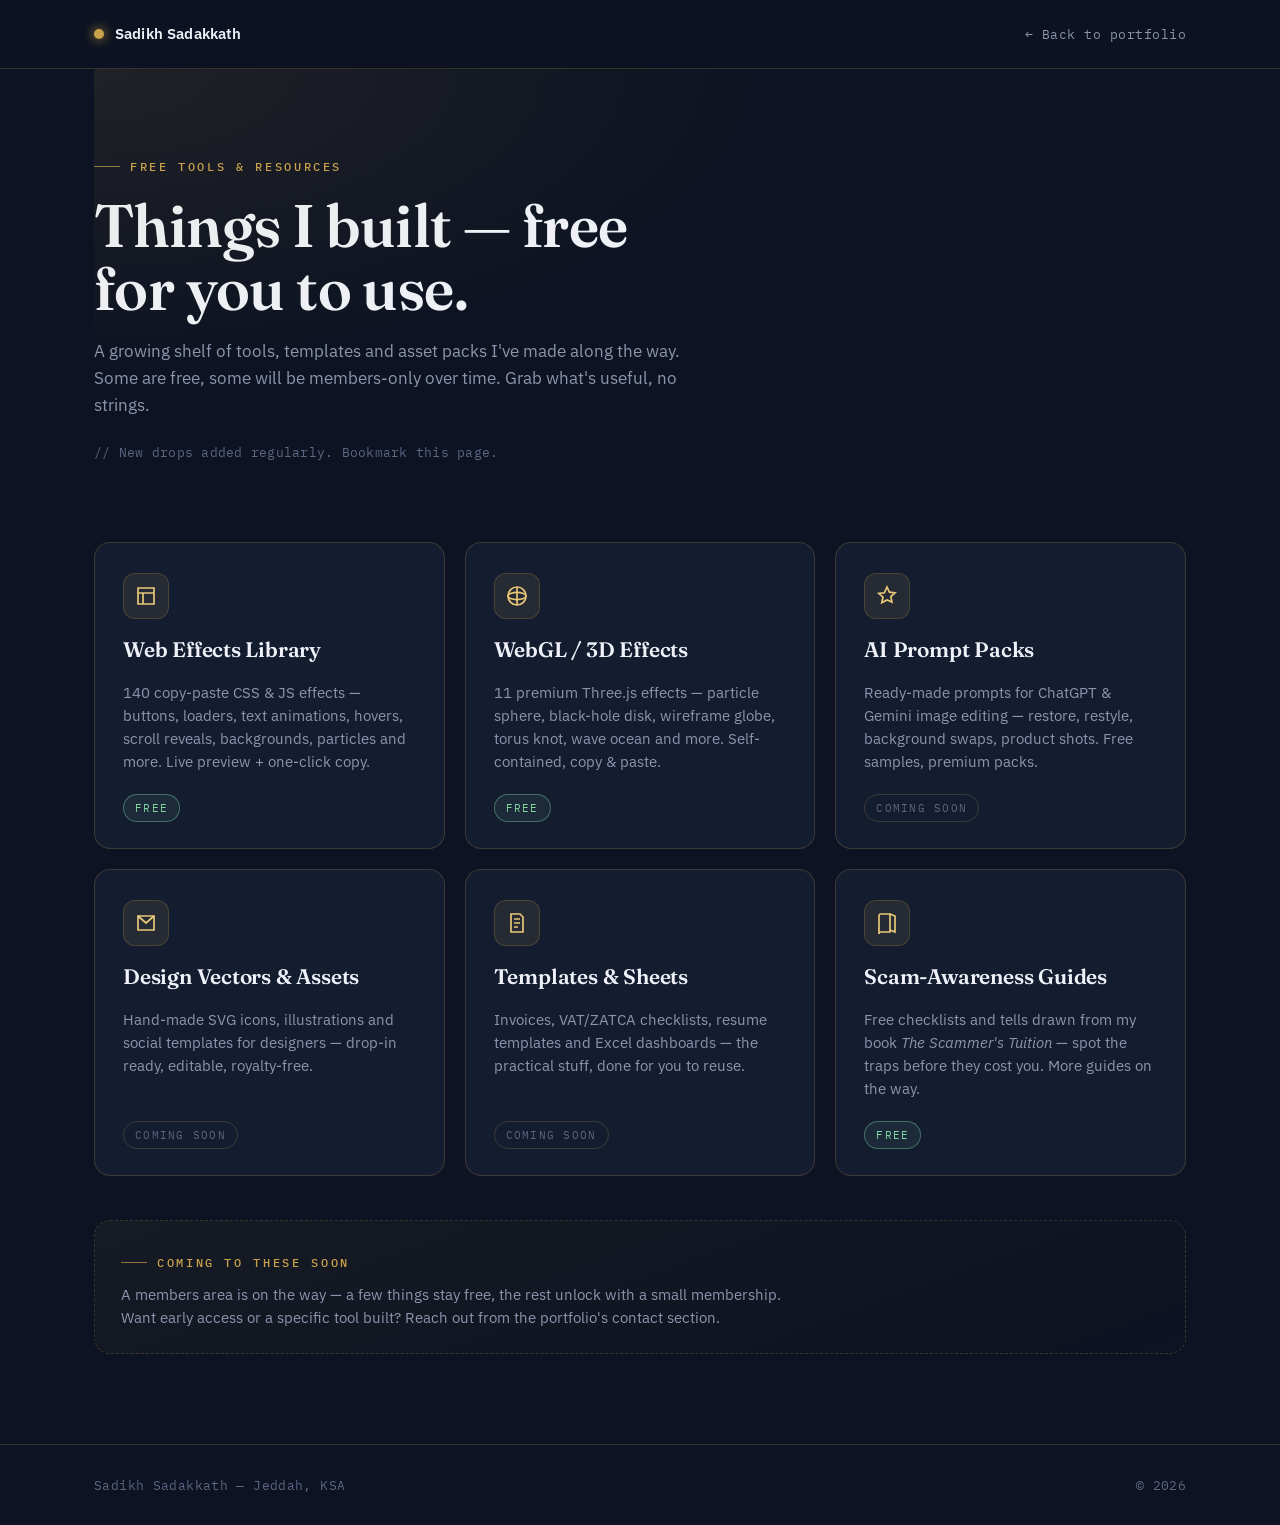
<file: resources.html>
<!DOCTYPE html>
<html lang="en">
<head>
<meta charset="UTF-8">
<meta name="viewport" content="width=device-width, initial-scale=1.0">
<title>Free Tools & Resources — Sadikh Sadakkath</title>
<meta name="description" content="Free tools, templates and resources by Sadikh Sadakkath — web effect libraries, AI prompt packs, design assets and more.">
<link rel="preconnect" href="https://fonts.googleapis.com">
<link rel="preconnect" href="https://fonts.gstatic.com" crossorigin>
<link href="https://fonts.googleapis.com/css2?family=Fraunces:ital,opsz,wght@0,9..144,400;0,9..144,500;0,9..144,600;1,9..144,400&family=IBM+Plex+Mono:wght@400;500;600&family=IBM+Plex+Sans:wght@300;400;500;600&display=swap" rel="stylesheet">
<style>
  :root{
    --ink:#0d1322; --ink-2:#141c30; --ink-3:#1b2540;
    --brass:#c9a24b; --brass-lite:#e7c878; --brass-deep:#8f6f2c;
    --sand:#f2ede1; --sand-2:#e7dfcd;
    --paper:#eef1f7; --mist:#8c95ad; --ink-text:#1a2238; --ink-mute:#5d6683;
    --line:rgba(201,162,75,.22); --maxw:1140px; --r:16px;
    --font-display:"Fraunces",Georgia,serif;
    --font-body:"IBM Plex Sans",system-ui,sans-serif;
    --font-mono:"IBM Plex Mono",monospace;
  }
  *{box-sizing:border-box}
  html{scroll-behavior:smooth}
  @media (prefers-reduced-motion:reduce){html{scroll-behavior:auto}}
  body{margin:0;background:var(--ink);color:var(--paper);font-family:var(--font-body);font-weight:400;line-height:1.6;-webkit-font-smoothing:antialiased;overflow-x:hidden}
  a{color:inherit;text-decoration:none}
  .wrap{max-width:var(--maxw);margin:0 auto;padding:0 24px}
  .eyebrow{font-family:var(--font-mono);font-size:12px;letter-spacing:.22em;text-transform:uppercase;color:var(--brass);font-weight:500;display:inline-flex;align-items:center;gap:10px}
  .eyebrow::before{content:"";width:26px;height:1px;background:var(--brass);opacity:.7}
  .display{font-family:var(--font-display);font-weight:600;line-height:1.05;letter-spacing:-.01em}

  /* nav */
  header.nav{position:sticky;top:0;z-index:40;background:rgba(13,19,34,.82);backdrop-filter:blur(12px);border-bottom:1px solid var(--line)}
  .nav-inner{display:flex;align-items:center;justify-content:space-between;height:68px}
  .brand{display:inline-flex;align-items:center;gap:11px;font-weight:600;font-size:15px;letter-spacing:.01em}
  .brand .dot{width:10px;height:10px;border-radius:50%;background:var(--brass);box-shadow:0 0 12px var(--brass)}
  .back{font-family:var(--font-mono);font-size:12.5px;letter-spacing:.04em;color:var(--mist);transition:color .2s;display:inline-flex;align-items:center;gap:8px}
  .back:hover{color:var(--brass-lite)}

  /* hero */
  .hero{padding:80px 0 34px;position:relative}
  .hero::before{content:"";position:absolute;inset:0;pointer-events:none;background:radial-gradient(120% 130% at 0% 0%,rgba(201,162,75,.10),transparent 52%)}
  .hero .display{font-size:clamp(34px,6vw,60px);margin:18px 0 0;max-width:16ch}
  .hero p{color:var(--mist);max-width:60ch;margin-top:18px;font-size:17px}
  .hero .tag{font-family:var(--font-mono);font-size:12.5px;color:var(--ink-mute);margin-top:22px;letter-spacing:.02em}

  /* grid */
  section{padding:34px 0 90px;position:relative}
  .grid{display:grid;grid-template-columns:repeat(auto-fill,minmax(320px,1fr));gap:20px}
  .card{position:relative;background:var(--ink-2);border:1px solid var(--line);border-radius:var(--r);padding:30px 28px 26px;display:flex;flex-direction:column;gap:14px;transition:transform .35s cubic-bezier(.2,.7,.2,1),border-color .35s,box-shadow .35s;overflow:hidden}
  .card::after{content:"";position:absolute;inset:0;pointer-events:none;opacity:0;transition:opacity .35s;background:radial-gradient(120% 130% at 0% 0%,rgba(201,162,75,.10),transparent 55%)}
  .card.live{cursor:pointer}
  .card.live:hover{transform:translateY(-6px);border-color:rgba(201,162,75,.5);box-shadow:0 26px 50px -28px rgba(0,0,0,.8)}
  .card.live:hover::after{opacity:1}
  .card.soon{opacity:.72}
  .ic{width:46px;height:46px;border-radius:12px;display:grid;place-items:center;background:rgba(201,162,75,.10);border:1px solid var(--line);color:var(--brass-lite);flex:0 0 auto}
  .card h3{font-family:var(--font-display);font-weight:600;font-size:21px;margin:0;letter-spacing:-.01em}
  .card p{color:var(--mist);font-size:14.5px;margin:0;flex:1}
  .meta{display:flex;align-items:center;justify-content:space-between;margin-top:6px}
  .go{font-family:var(--font-mono);font-size:12.5px;letter-spacing:.05em;color:var(--brass-lite);opacity:0;transform:translateX(-6px);transition:.3s}
  .card.live:hover .go{opacity:1;transform:translateX(0)}
  .badge{font-family:var(--font-mono);font-size:10.5px;letter-spacing:.12em;text-transform:uppercase;padding:5px 11px;border-radius:999px;border:1px solid var(--line)}
  .badge.free{color:#7fd6a2;border-color:rgba(127,214,162,.4);background:rgba(127,214,162,.08)}
  .badge.premium{color:var(--brass-lite);border-color:rgba(201,162,75,.5);background:rgba(201,162,75,.10)}
  .badge.soon{color:var(--ink-mute)}
  .count{font-family:var(--font-mono);font-size:12px;color:var(--ink-mute);letter-spacing:.04em}

  /* note strip */
  .note{margin-top:44px;border:1px dashed var(--line);border-radius:var(--r);padding:24px 26px;background:linear-gradient(160deg,rgba(201,162,75,.05),transparent)}
  .note .eyebrow{margin-bottom:10px}
  .note p{color:var(--mist);font-size:14.5px;margin:0;max-width:74ch}

  footer{border-top:1px solid var(--line);padding:30px 0}
  .foot-inner{display:flex;align-items:center;justify-content:space-between;flex-wrap:wrap;gap:10px}
  .fmono{font-family:var(--font-mono);font-size:12.5px;color:var(--ink-mute);letter-spacing:.03em}

  .reveal{opacity:0;transform:translateY(24px);transition:opacity .7s cubic-bezier(.2,.7,.2,1),transform .7s cubic-bezier(.2,.7,.2,1)}
  .reveal.in{opacity:1;transform:none}
  @media (prefers-reduced-motion:reduce){.reveal{opacity:1;transform:none;transition:none}}
  @media(max-width:560px){.grid{grid-template-columns:1fr}.hero{padding:56px 0 24px}}
  :focus-visible{outline:2px solid var(--brass-lite);outline-offset:3px}
</style>
</head>
<body>

<header class="nav">
  <div class="wrap nav-inner">
    <a href="index.html#top" class="brand"><span class="dot"></span>Sadikh Sadakkath</a>
    <a href="index.html" class="back">← Back to portfolio</a>
  </div>
</header>

<div class="wrap">
  <div class="hero">
    <span class="eyebrow">Free tools &amp; resources</span>
    <h1 class="display">Things I built — free for you to use.</h1>
    <p>A growing shelf of tools, templates and asset packs I've made along the way. Some are free, some will be members-only over time. Grab what's useful, no strings.</p>
    <p class="tag">// New drops added regularly. Bookmark this page.</p>
  </div>

  <section>
    <div class="grid">

      <a class="card live reveal" href="effects-library.html">
        <div class="ic"><svg width="24" height="24" viewBox="0 0 24 24" fill="none" stroke="currentColor" stroke-width="1.7"><path d="M4 4h16v16H4z"/><path d="M4 9h16M9 9v11"/></svg></div>
        <h3>Web Effects Library</h3>
        <p>140 copy-paste CSS &amp; JS effects — buttons, loaders, text animations, hovers, scroll reveals, backgrounds, particles and more. Live preview + one-click copy.</p>
        <div class="meta"><span class="badge free">Free</span><span class="go">Open library →</span></div>
      </a>

      <a class="card live reveal" href="webgl-effects-library.html">
        <div class="ic"><svg width="24" height="24" viewBox="0 0 24 24" fill="none" stroke="currentColor" stroke-width="1.7"><circle cx="12" cy="12" r="9"/><ellipse cx="12" cy="12" rx="9" ry="3.6"/><path d="M12 3v18"/></svg></div>
        <h3>WebGL / 3D Effects</h3>
        <p>11 premium Three.js effects — particle sphere, black-hole disk, wireframe globe, torus knot, wave ocean and more. Self-contained, copy &amp; paste.</p>
        <div class="meta"><span class="badge free">Free</span><span class="go">Open library →</span></div>
      </a>

      <div class="card soon reveal">
        <div class="ic"><svg width="24" height="24" viewBox="0 0 24 24" fill="none" stroke="currentColor" stroke-width="1.7"><path d="M12 3l2.4 5.2 5.6.6-4.2 3.8 1.2 5.5L12 15.9 6.8 18.7 8 13.2 3.8 9.4l5.6-.6z"/></svg></div>
        <h3>AI Prompt Packs</h3>
        <p>Ready-made prompts for ChatGPT &amp; Gemini image editing — restore, restyle, background swaps, product shots. Free samples, premium packs.</p>
        <div class="meta"><span class="badge soon">Coming soon</span></div>
      </div>

      <div class="card soon reveal">
        <div class="ic"><svg width="24" height="24" viewBox="0 0 24 24" fill="none" stroke="currentColor" stroke-width="1.7"><path d="M4 5h16v14H4z"/><path d="M4 5l8 7 8-7"/></svg></div>
        <h3>Design Vectors &amp; Assets</h3>
        <p>Hand-made SVG icons, illustrations and social templates for designers — drop-in ready, editable, royalty-free.</p>
        <div class="meta"><span class="badge soon">Coming soon</span></div>
      </div>

      <div class="card soon reveal">
        <div class="ic"><svg width="24" height="24" viewBox="0 0 24 24" fill="none" stroke="currentColor" stroke-width="1.7"><path d="M6 3h9l3 3v15H6z"/><path d="M9 8h6M9 12h6M9 16h4"/></svg></div>
        <h3>Templates &amp; Sheets</h3>
        <p>Invoices, VAT/ZATCA checklists, resume templates and Excel dashboards — the practical stuff, done for you to reuse.</p>
        <div class="meta"><span class="badge soon">Coming soon</span></div>
      </div>

      <a class="card live reveal" href="index.html#book">
        <div class="ic"><svg width="24" height="24" viewBox="0 0 24 24" fill="none" stroke="currentColor" stroke-width="1.7"><path d="M4 5a2 2 0 0 1 2-2h9v18H6a2 2 0 0 0-2 2z"/><path d="M15 3l5 2v16l-5-2"/></svg></div>
        <h3>Scam-Awareness Guides</h3>
        <p>Free checklists and tells drawn from my book <em>The Scammer's Tuition</em> — spot the traps before they cost you. More guides on the way.</p>
        <div class="meta"><span class="badge free">Free</span><span class="go">See the book →</span></div>
      </a>

    </div>

    <div class="note reveal">
      <span class="eyebrow">Coming to these soon</span>
      <p>A members area is on the way — a few things stay free, the rest unlock with a small membership. Want early access or a specific tool built? Reach out from the portfolio's contact section.</p>
    </div>
  </section>
</div>

<footer>
  <div class="wrap foot-inner">
    <div class="fmono">Sadikh Sadakkath — Jeddah, KSA</div>
    <div class="fmono">&copy; <span id="yr"></span></div>
  </div>
</footer>

<script>
  document.getElementById('yr').textContent = new Date().getFullYear();
  var io=new IntersectionObserver(function(es){es.forEach(function(e){if(e.isIntersecting){e.target.classList.add('in');io.unobserve(e.target);}});},{threshold:.12});
  document.querySelectorAll('.reveal').forEach(function(el){io.observe(el);});
</script>
</body>
</html>
</file>
